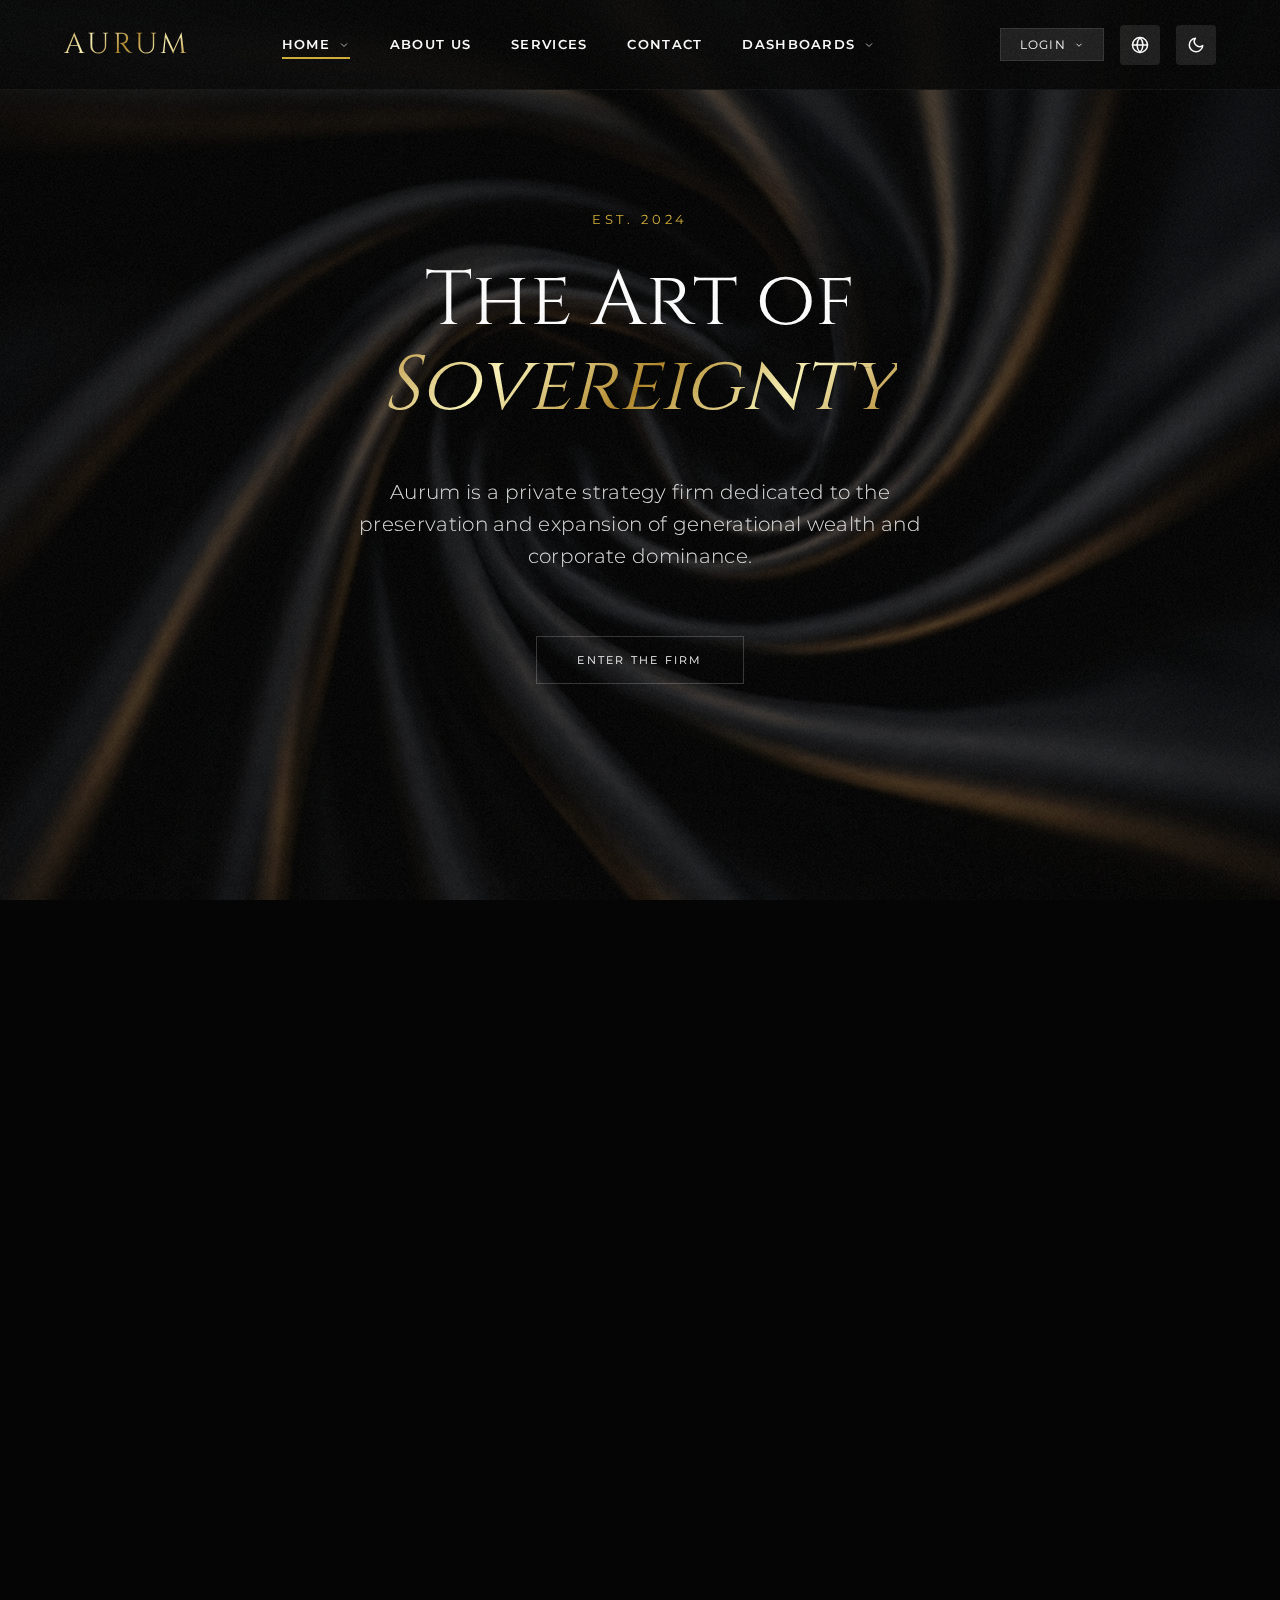
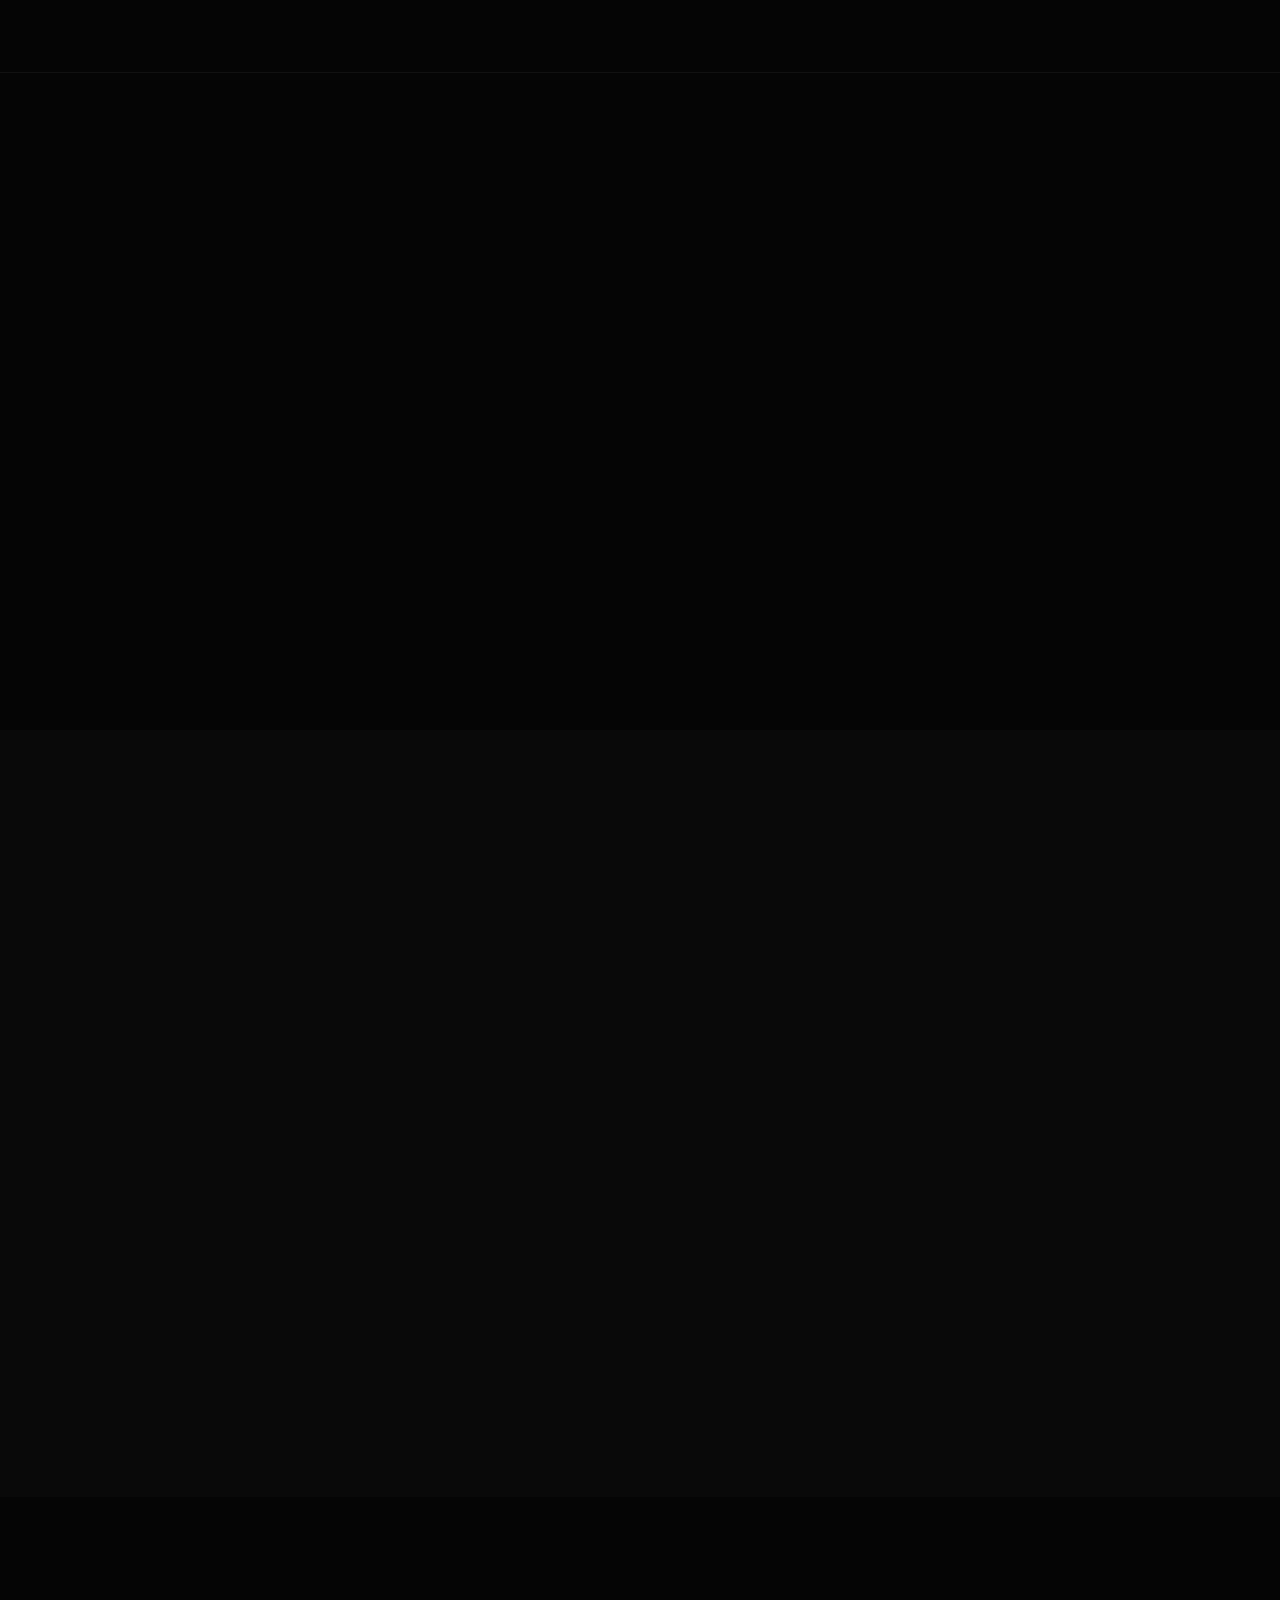
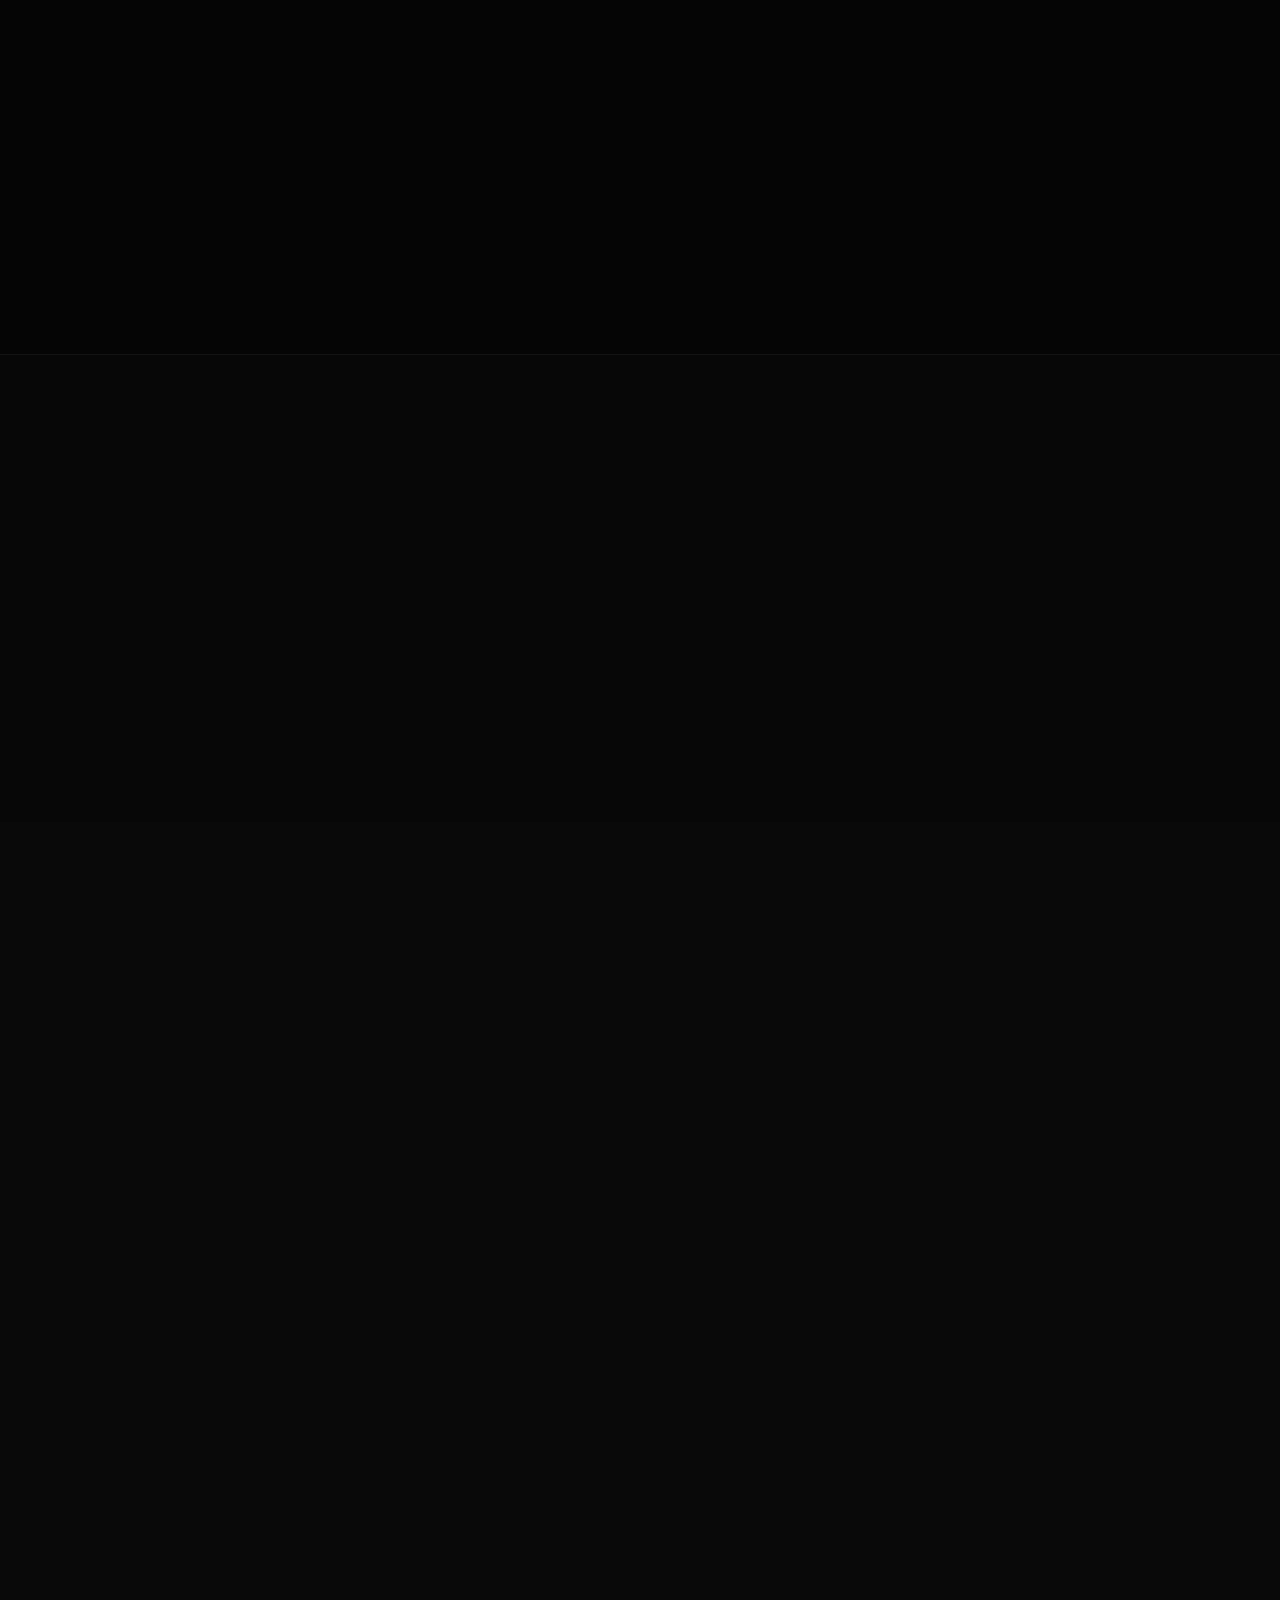
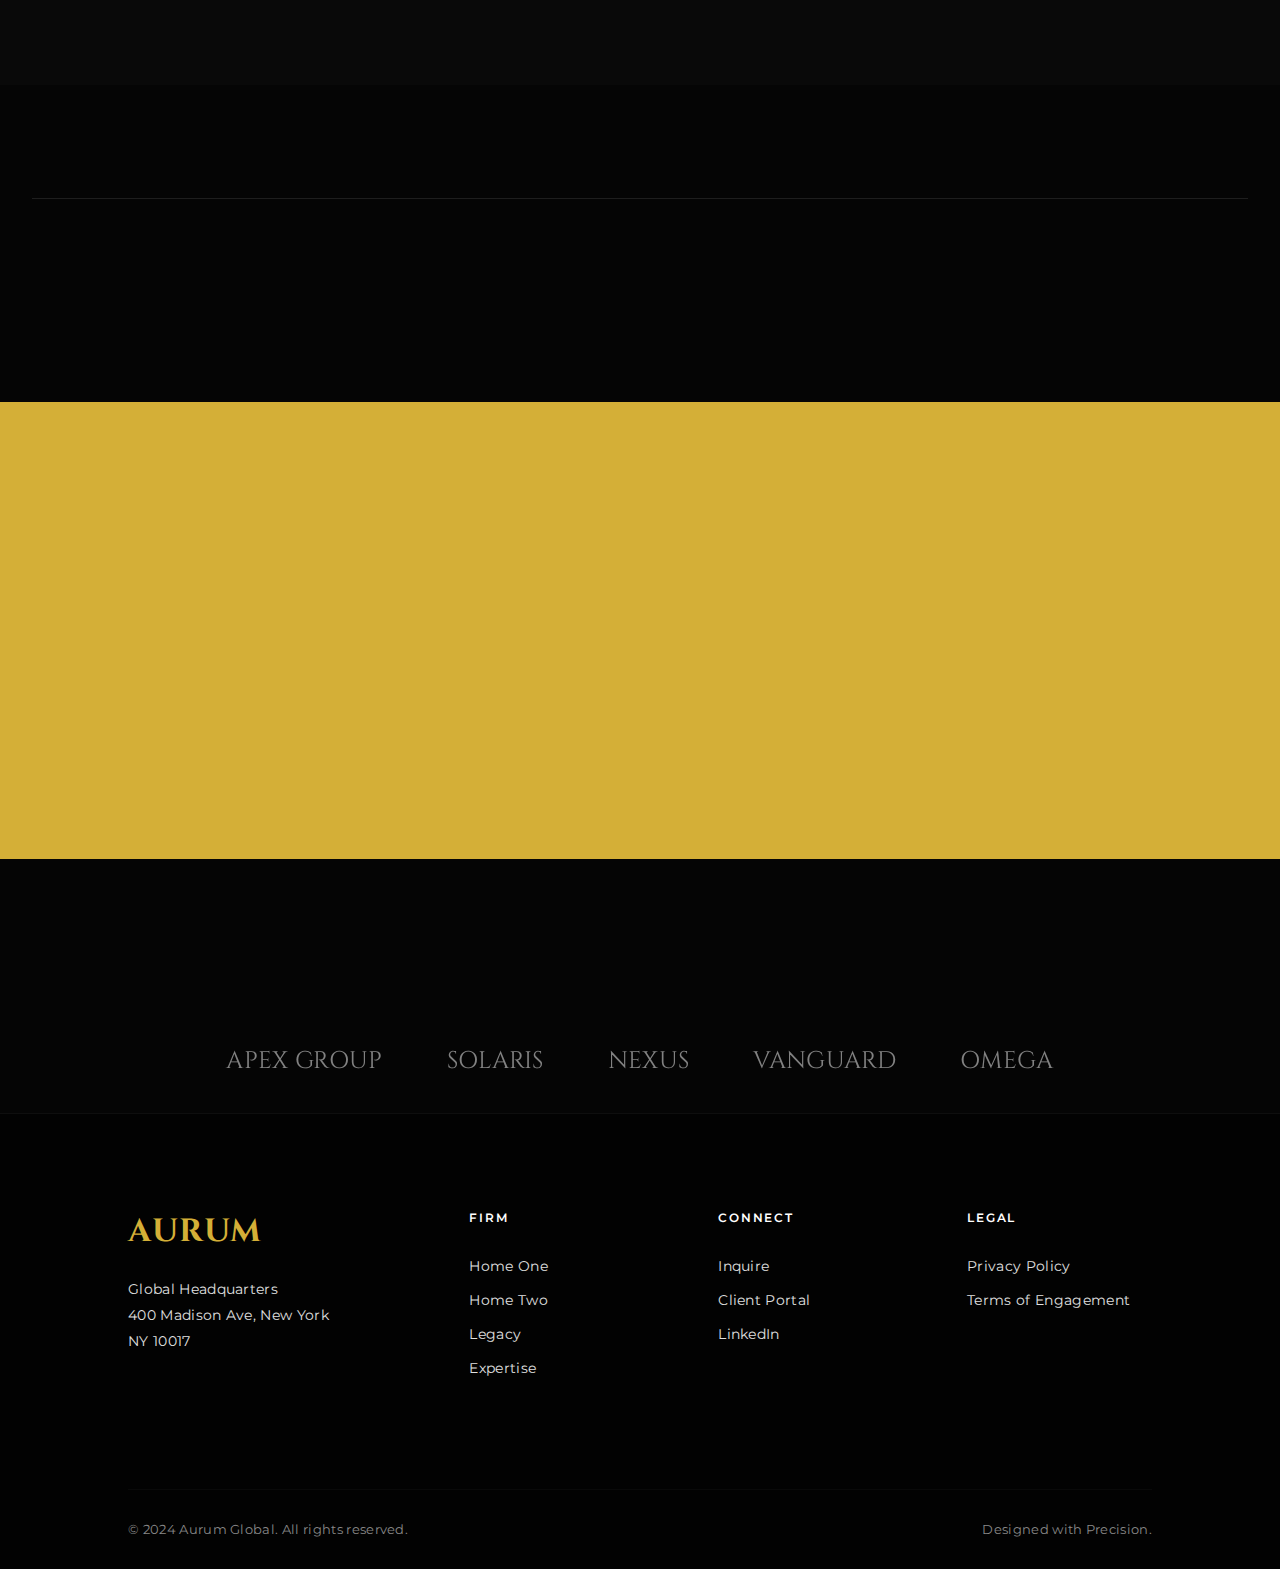
<file: index.html>
<!DOCTYPE html>
<html lang="en">

<head>
    <meta charset="UTF-8">
    <meta name="viewport" content="width=device-width, initial-scale=1.0">
    <title>AURUM | Private Capital</title>
    <link rel="stylesheet" href="style.css">
    <style>
        .news-card {
            border: 1px solid rgba(255, 255, 255, 0.05);
            padding: 2rem;
            background: rgba(255, 255, 255, 0.01);
            transition: transform 0.3s;
            height: 100%;
            display: flex;
            flex-direction: column;
            justify-content: space-between;
        }

        .news-card:hover {
            transform: translateY(-5px);
            background: rgba(255, 255, 255, 0.03);
        }

        .stat-item {
            text-align: center;
            padding: 2rem;
            border-right: 1px solid rgba(255, 255, 255, 0.05);
        }

        .stat-item:last-child {
            border-right: none;
        }

        @media(max-width: 768px) {
            .stat-item {
                border-right: none;
                border-bottom: 1px solid rgba(255, 255, 255, 0.05);
            }
        }

        /* New overrides for specific elements in HTML that had inline styles */
        [data-theme="light"] .stat-grid {
            border-top: 1px solid rgba(0, 0, 0, 0.1) !important;
        }

        [data-theme="light"] .stat-item {
            border-color: rgba(0, 0, 0, 0.1);
        }

        [data-theme="light"] .news-card {
            border-color: rgba(0, 0, 0, 0.1);
            background: rgba(0, 0, 0, 0.02);
        }

        [data-theme="light"] .news-card:hover {
            background: rgba(0, 0, 0, 0.05);
        }

        [data-theme="light"] .partners-grid {
            filter: grayscale(1) invert(1);
            /* Invert white logos to black if they were images, but here text is fine, just needs opacity fix */
            opacity: 0.8 !important;
        }
    </style>
</head>

<body>
    <div class="noise"></div>
    <div class="silk-overlay"></div>

    <nav class="nav">
        <a href="index.html" class="logo">AURUM</a>
        <div class="nav-links">
            <div class="nav-item">
                <a href="index.html" class="nav-link active">Home <svg viewBox="0 0 24 24" fill="none"
                        stroke="currentColor" stroke-width="2">
                        <path d="M6 9l6 6 6-6" />
                    </svg></a>
                <div class="dropdown">
                    <a href="index.html" class="dropdown-link">Home One</a>
                    <a href="index2.html" class="dropdown-link">Home Two</a>
                </div>
            </div>
            <div class="nav-item"><a href="about.html" class="nav-link">About Us</a></div>
            <div class="nav-item"><a href="services.html" class="nav-link">Services</a></div>
            <div class="nav-item"><a href="contact.html" class="nav-link">Contact</a></div>
            <div class="nav-item">
                <a href="#" class="nav-link">Dashboards <svg viewBox="0 0 24 24" fill="none" stroke="currentColor"
                        stroke-width="2">
                        <path d="M6 9l6 6 6-6" />
                    </svg></a>
                <div class="dropdown">
                    <a href="dashboard-user.html" class="dropdown-link">User Dashboard</a>
                    <a href="dashboard-admin.html" class="dropdown-link">Admin Dashboard</a>
                </div>
            </div>
        </div>
        <div class="nav-actions">
            <div class="nav-auth-wrap">
                <div class="nav-auth-btn">
                    Login
                    <svg viewBox="0 0 24 24" fill="none" stroke="currentColor" stroke-width="2" width="10" height="10">
                        <path d="M6 9l6 6 6-6" />
                    </svg>
                </div>
                <div class="dropdown" style="top: 100%; right: 0; left: auto; margin-top: 10px;">
                    <a href="login.html" class="dropdown-link">Login</a>
                    <a href="register.html" class="dropdown-link">Register</a>
                </div>
            </div>
            <button class="action-btn" id="rtl-btn-nav" title="Toggle RTL">
                <svg xmlns="http://www.w3.org/2000/svg" width="18" height="18" viewBox="0 0 24 24" fill="none"
                    stroke="currentColor" stroke-width="2" stroke-linecap="round" stroke-linejoin="round">
                    <circle cx="12" cy="12" r="10"></circle>
                    <line x1="2" y1="12" x2="22" y2="12"></line>
                    <path
                        d="M12 2a15.3 15.3 0 0 1 4 10 15.3 15.3 0 0 1-4 10 15.3 15.3 0 0 1-4-10 15.3 15.3 0 0 1 4-10z">
                    </path>
                </svg>
            </button>
            <button class="action-btn" id="theme-btn-nav" title="Toggle Theme">
                <svg width="18" height="18" viewBox="0 0 24 24" fill="none" stroke="currentColor" stroke-width="2"
                    stroke-linecap="round" stroke-linejoin="round">
                    <path d="M21 12.79A9 9 0 1 1 11.21 3 7 7 0 0 0 21 12.79z"></path>
                </svg>
            </button>
            <div class="menu-trigger">
                <svg xmlns="http://www.w3.org/2000/svg" width="20" height="20" viewBox="0 0 24 24" fill="none"
                    stroke="currentColor" stroke-width="2" stroke-linecap="round" stroke-linejoin="round">
                    <line x1="3" y1="12" x2="21" y2="12"></line>
                    <line x1="3" y1="6" x2="21" y2="6"></line>
                    <line x1="3" y1="18" x2="21" y2="18"></line>
                </svg>
                Menu
            </div>
        </div>
    </nav>

    <header class="section-pad"
        style="min-height: 100vh; display: flex; align-items: center; justify-content: center; text-align: center;">
        <div style="position: absolute; top: 0; left: 0; width: 100%; height: 100%; z-index: -1;">
            <img src="Assets/silk.png" style="width: 100%; height: 100%; object-fit: cover; opacity: 0.4;"
                alt="Silk Background">
        </div>

        <div class="container reveal-up active">
            <div
                style="font-family: var(--font-body); letter-spacing: 0.3em; font-size: 0.8rem; margin-bottom: 2rem; color: var(--gold);">
                EST. 2024</div>
            <h1 class="h1-hero">The Art of <br><span class="gold-gradient-text"
                    style="font-style: italic;">Sovereignty</span></h1>
            <p class="p-lead" style="margin: 3rem auto;">
                Aurum is a private strategy firm dedicated to the preservation and expansion of generational wealth and
                corporate dominance.
            </p>
            <div style="margin-top: 4rem;">
                <a href="services.html" class="btn-lux">Enter The Firm</a>
            </div>
        </div>
    </header>

    <section class="section-pad">
        <div class="grid-2">
            <div class="reveal-up">
                <h2 class="h2-title">Precision beyond<br>measure.</h2>
                <p class="p-lead">
                    In a world of noise, we provide silence. In a market of chaos, we provide structure. Our methodology
                    is rooted in mathematical precision and historical context.
                </p>
                <!-- EXPANDED STATS -->
                <div class="stat-grid"
                    style="margin-top: 3rem; display: grid; grid-template-columns: repeat(3, 1fr); gap: 2rem; border-top: 1px solid rgba(255,255,255,0.1); padding-top: 2rem;">
                    <div class="stat-item">
                        <div style="font-size: 2.5rem; font-family: var(--font-heading); color: var(--gold);">40+</div>
                        <div
                            style="font-size: 0.6rem; letter-spacing: 0.2em; margin-top: 0.5rem; text-transform: uppercase;">
                            Markets</div>
                    </div>
                    <div class="stat-item">
                        <div style="font-size: 2.5rem; font-family: var(--font-heading); color: var(--gold);">$12B</div>
                        <div
                            style="font-size: 0.6rem; letter-spacing: 0.2em; margin-top: 0.5rem; text-transform: uppercase;">
                            Managed</div>
                    </div>
                    <div class="stat-item">
                        <div style="font-size: 2.5rem; font-family: var(--font-heading); color: var(--gold);">18%</div>
                        <div
                            style="font-size: 0.6rem; letter-spacing: 0.2em; margin-top: 0.5rem; text-transform: uppercase;">
                            Avg Alpha</div>
                    </div>
                </div>
            </div>
            <div class="reveal-up" style="transition-delay: 0.2s;">
                <img src="Assets/prism.png"
                    style="width: 100%; border-radius: 4px; border: 1px solid rgba(255,255,255,0.1);" alt="Prism">
            </div>
        </div>
    </section>

    <!-- NEW SECTION: OUR GLOBAL FOOTPRINT -->
    <section class="section-pad" style="background: var(--bg-void); border-top: 1px solid rgba(255,255,255,0.05);">
        <div class="container">
            <div class="grid-2" style="align-items: center;">
                <div class="reveal-up">
                    <h2 class="h2-title">Global <span class="gold-gradient-text">Network</span></h2>
                    <p class="p-lead">
                        Our presence spans across major financial hubs, ensuring real-time intelligence and execution
                        capabilities in every timezone.
                    </p>
                    <div style="margin-top: 3rem;">
                        <div
                            style="display: flex; gap: 2rem; margin-bottom: 2rem; border-bottom: 1px solid rgba(255,255,255,0.05); padding-bottom: 1rem;">
                            <div style="color: var(--gold); font-family: var(--font-heading); font-size: 1.2rem;">01
                            </div>
                            <div>
                                <h4 style="margin-bottom: 0.5rem;">Americas</h4>
                                <p style="font-size: 0.8rem; color: var(--text-muted);">New York (HQ), San Francisco,
                                    São Paulo
                                </p>
                            </div>
                        </div>
                        <div
                            style="display: flex; gap: 2rem; margin-bottom: 2rem; border-bottom: 1px solid rgba(255,255,255,0.05); padding-bottom: 1rem;">
                            <div style="color: var(--gold); font-family: var(--font-heading); font-size: 1.2rem;">02
                            </div>
                            <div>
                                <h4 style="margin-bottom: 0.5rem;">Europe & MEA</h4>
                                <p style="font-size: 0.8rem; color: var(--text-muted);">London, Zurich, Dubai, Riyadh
                                </p>
                            </div>
                        </div>
                        <div style="display: flex; gap: 2rem;">
                            <div style="color: var(--gold); font-family: var(--font-heading); font-size: 1.2rem;">03
                            </div>
                            <div>
                                <h4 style="margin-bottom: 0.5rem;">Asia Pacific</h4>
                                <p style="font-size: 0.8rem; color: var(--text-muted);">Singapore, Tokyo, Hong Kong,
                                    Sydney</p>
                            </div>
                        </div>
                    </div>
                </div>
                <div class="reveal-up" style="transition-delay: 0.2s;">
                    <div
                        style="aspect-ratio: 16/9; background: rgba(255,255,255,0.02); border: 1px solid rgba(255,255,255,0.1); border-radius: 8px; position: relative; overflow: hidden;">
                        <img src="Assets/global_nexus.png"
                            style="width: 100%; height: 100%; object-fit: cover; opacity: 0.5;" alt="Global Map">
                        <div
                            style="position: absolute; top: 0; left: 0; width: 100%; height: 100%; background: radial-gradient(circle at center, transparent, var(--bg-void));">
                        </div>
                    </div>
                </div>
            </div>
        </div>
    </section>

    <!-- NEW SECTION: THE SOVEREIGN FUND -->
    <section class="section-pad" style="background: rgba(255,255,255,0.02);">
        <div class="container">
            <div style="text-align: center; margin-bottom: 5rem;">
                <h2 class="h2-title reveal-up">Investment Vehicles</h2>
                <p class="p-lead reveal-up" style="margin: 0 auto;">Tailored exposure to high-growth, non-correlated
                    assets.</p>
            </div>

            <div class="grid-3"
                style="display: grid; grid-template-columns: repeat(auto-fit, minmax(300px, 1fr)); gap: 2rem;">
                <!-- FUND I -->
                <div class="news-card reveal-up">
                    <div>
                        <h3 style="font-family: var(--font-heading); font-size: 1.5rem; margin-bottom: 1rem;">Alpha
                            Prime</h3>
                        <p style="color: #815858c3; margin-bottom: 2rem; font-size: 0.9rem;">
                            High-frequency algorithmic trading strategies focused on forex and commodities markets. Zero
                            human intervention.
                        </p>
                        <div
                            style="display: flex; justify-content: space-between; font-family: monospace; font-size: 0.8rem; border-top: 1px solid rgba(255,255,255,0.1); padding-top: 1rem;">
                            <span>Min Entry</span>
                            <span style="color: var(--gold);">$5M USD</span>
                        </div>
                    </div>
                </div>
                <!-- FUND II -->
                <div class="news-card reveal-up" style="transition-delay: 0.1s;">
                    <div>
                        <h3 style="font-family: var(--font-heading); font-size: 1.5rem; margin-bottom: 1rem;">Ventures
                            VI</h3>
                        <p style="color: #815858c3; margin-bottom: 2rem; font-size: 0.9rem;">
                            Early-stage Series A allocation in Defense Tech, Bio-Engineering, and Artificial General
                            Intelligence.
                        </p>
                        <div
                            style="display: flex; justify-content: space-between; font-family: monospace; font-size: 0.8rem; border-top: 1px solid rgba(255,255,255,0.1); padding-top: 1rem;">
                            <span>Min Entry</span>
                            <span style="color: var(--gold);">$10M USD</span>
                        </div>
                    </div>
                </div>
                <!-- FUND III -->
                <div class="news-card reveal-up" style="transition-delay: 0.2s;">
                    <div>
                        <h3 style="font-family: var(--font-heading); font-size: 1.5rem; margin-bottom: 1rem;">Real
                            Assets</h3>
                        <p style="color: #815858c3; margin-bottom: 2rem; font-size: 0.9rem;">
                            Inflation-hedged portfolio of rare earth mineral rights, agricultural land, and luxury
                            logistics hubs.
                        </p>
                        <div
                            style="display: flex; justify-content: space-between; font-family: monospace; font-size: 0.8rem; border-top: 1px solid rgba(255,255,255,0.1); padding-top: 1rem;">
                            <span>Min Entry</span>
                            <span style="color: var(--gold);">$25M USD</span>
                        </div>
                    </div>
                </div>
            </div>

            <div style="text-align: center; margin-top: 4rem;" class="reveal-up">
                <a href="services.html" class="btn-lux">Request Prospectus</a>
            </div>
        </div>
    </section>

    <!-- PHILOSOPHY SECTION (Retained) -->
    <section class="section-pad">
        <div class="container" style="text-align: center;">
            <div class="reveal-up">
                <h2 class="h2-title"
                    style="font-size: 1.5rem; letter-spacing: 0.2em; text-transform: uppercase; color: var(--gold); margin-bottom: 3rem;">
                    The Philosophy</h2>
                <p class="p-lead"
                    style="max-width: 800px; margin: 0 auto; font-family: var(--font-heading); font-size: 2rem; line-height: 1.4;">
                    "True power is not just about accumulation, but about architecture. Constructing systems that
                    outlast their creators."
                </p>
                <div style="margin-top: 2rem; color: #815858c3; font-style: italic;">— The Aurum Codex</div>
            </div>
        </div>
    </section>

    <!-- NEW SECTION: OUR VALUES -->
    <section class="section-pad"
        style="background: rgba(255,255,255,0.01); border-top: 1px solid rgba(255,255,255,0.05);">
        <div class="container">
            <div class="grid-3">
                <div class="reveal-up"
                    style="padding: 3rem; border: 1px solid rgba(255,255,255,0.05); text-align: center;">
                    <div style="font-size: 3rem; margin-bottom: 1.5rem;">⚔️</div>
                    <h3 style="font-family: var(--font-heading); margin-bottom: 1rem;">Unyielding</h3>
                    <p style="font-size: 0.9rem; color: #777;">We do not compromise on our standards or our word. Our
                        execution is final and total.</p>
                </div>
                <div class="reveal-up"
                    style="padding: 3rem; border: 1px solid rgba(255,255,255,0.05); text-align: center; transition-delay: 0.1s;">
                    <div style="font-size: 3rem; margin-bottom: 1.5rem;">👁️</div>
                    <h3 style="font-family: var(--font-heading); margin-bottom: 1rem;">Omniscient</h3>
                    <p style="font-size: 0.9rem; color: #777;">Through data and intuition, we see the movements of the
                        world before they manifest.</p>
                </div>
                <div class="reveal-up"
                    style="padding: 3rem; border: 1px solid rgba(255,255,255,0.05); text-align: center; transition-delay: 0.2s;">
                    <div style="font-size: 3rem; margin-bottom: 1.5rem;">🕰️</div>
                    <h3 style="font-family: var(--font-heading); margin-bottom: 1rem;">Timeless</h3>
                    <p style="font-size: 0.9rem; color: #777;">We build for generations, not quarters. Our impact is
                        calculated in centuries.</p>
                </div>
            </div>
        </div>
    </section>

    <!-- STRATEGIC INSIGHTS (Expanded) -->
    <section class="section-pad" style="background: rgba(255,255,255,0.02); padding-bottom: 0;">
        <div class="container">
            <h2 class="h2-title reveal-up" style="margin-bottom: 4rem;">Strategic Insights</h2>
            <div class="grid-2">
                <div class="news-card reveal-up">
                    <div style="color: var(--gold); margin-bottom: 1rem; font-size: 0.8rem;">MARKET ANALYSIS</div>
                    <h3 style="font-size: 1.8rem; font-family: var(--font-heading); margin-bottom: 1rem;">The Post-Fiat
                        Era</h3>
                    <p style="color: var(--text-muted); margin-bottom: 2rem; line-height: 1.6;">How digital assets and
                        decentralized
                        finance are restructuring the global balance of power and wealth preservation.</p>
                    <a href="#" class="btn-lux" style="font-size: 0.6rem; padding: 0.8rem 1.5rem;">Read Analysis</a>
                </div>
                <div class="news-card reveal-up">
                    <div style="color: var(--gold); margin-bottom: 1rem; font-size: 0.8rem;">STRATEGY</div>
                    <h3 style="font-size: 1.8rem; font-family: var(--font-heading); margin-bottom: 1rem;">Asymmetric
                        Leverage</h3>
                    <p style="color: var(--text-muted); margin-bottom: 2rem; line-height: 1.6;">Utilizing geopolitical
                        volatility
                        to
                        create asymmetric upside in traditional legacy portfolios.</p>
                    <a href="#" class="btn-lux" style="font-size: 0.6rem; padding: 0.8rem 1.5rem;">Read Analysis</a>
                </div>
                <div class="news-card reveal-up">
                    <div style="color: var(--gold); margin-bottom: 1rem; font-size: 0.8rem;">TECHNOLOGY</div>
                    <h3 style="font-size: 1.8rem; font-family: var(--font-heading); margin-bottom: 1rem;">Quantum
                        Resistance</h3>
                    <p style="color: var(--text-muted); margin-bottom: 2rem; line-height: 1.6;">Preparing family office
                        infrastructure for the post-encryption reality of 2030.</p>
                    <a href="#" class="btn-lux" style="font-size: 0.6rem; padding: 0.8rem 1.5rem;">Read Analysis</a>
                </div>
                <div class="news-card reveal-up">
                    <div style="color: var(--gold); margin-bottom: 1rem; font-size: 0.8rem;">REAL ESTATE</div>
                    <h3 style="font-size: 1.8rem; font-family: var(--font-heading); margin-bottom: 1rem;">Sanctuary
                        Cities</h3>
                    <p style="color: var(--text-muted); margin-bottom: 2rem; line-height: 1.6;">Identifying the safe
                        havens of the
                        next century based on climate modeling and political stability.</p>
                    <a href="#" class="btn-lux" style="font-size: 0.6rem; padding: 0.8rem 1.5rem;">Read Analysis</a>
                </div>
            </div>
        </div>
    </section>

    <!-- NEW SECTION: PRESS ROOM -->
    <section class="section-pad" style="padding-top: 2rem; padding-bottom: 0;">
        <div class="container">
            <div style="display: flex; justify-content: space-between; align-items: flex-end; margin-bottom: 1rem;">
                <h2 class="h2-title reveal-up" style="margin-bottom: 0;">In The Press</h2>
                <a href="#" class="reveal-up"
                    style="color: var(--gold); text-decoration: none; font-size: 0.8rem; letter-spacing: 0.1em;">VIEW
                    ALL MEDIA &rarr;</a>
            </div>

            <div
                style="display: grid; grid-template-columns: repeat(auto-fit, minmax(300px, 1fr)); gap: 2rem; border-top: 1px solid rgba(255,255,255,0.1); padding-top: 1.5rem;">
                <div class="reveal-up">
                    <div
                        style="font-family: var(--font-heading); color: var(--text-muted); margin-bottom: 0.5rem; font-size: 0.8rem;">
                        FINANCIAL TIMES</div>
                    <h3 style="font-size: 1.2rem; margin-bottom: 1rem; line-height: 1.4;">"Breakdown of traditional
                        banking systems"</h3>
                    <p style="font-size: 0.9rem; color: var(--text-muted); margin-bottom: 1rem;">Aurum's Managing
                        Partner
                        discusses
                        the shift away from fiat-backed assets in a special report.</p>
                    <a href="#" class="btn-lux" style="font-size: 0.6rem; padding: 0.5rem 1rem;">Read Article</a>
                </div>

                <div class="reveal-up" style="transition-delay: 0.1s;">
                    <div
                        style="font-family: var(--font-heading); color: var(--text-muted); margin-bottom: 0.5rem; font-size: 0.8rem;">
                        BLOOMBERG MARKETS</div>
                    <h3 style="font-size: 1.2rem; margin-bottom: 1rem; line-height: 1.4;">"Aurum's AI-driven 'Alpha
                        Prime' outperforms</h3>
                    <p style="font-size: 0.9rem; color: var(--text-muted); margin-bottom: 1rem;">An inside look at the
                        proprietary
                        algorithms driving the firm's flagship quantitative vehicle.</p>
                    <a href="#" class="btn-lux" style="font-size: 0.6rem; padding: 0.5rem 1rem;">Read Article</a>
                </div>

                <div class="reveal-up" style="transition-delay: 0.2s;">
                    <div
                        style="font-family: var(--font-heading); color: var(--text-muted); margin-bottom: 0.5rem; font-size: 0.8rem;">
                        FORBES</div>
                    <h3 style="font-size: 1.2rem; margin-bottom: 1rem; line-height: 1.4;">"Private capital is the new
                        nation-state."</h3>
                    <p style="font-size: 0.9rem; color: var(--text-muted); margin-bottom: 1rem;">How family offices are
                        leveraging
                        geopolitical neutrality to secure generational wealth.</p>
                    <a href="#" class="btn-lux" style="font-size: 0.6rem; padding: 0.5rem 1rem;">Read Article</a>
                </div>
            </div>
        </div>
    </section>

    <!-- NEW SECTION: NEWSLETTER / INSIGHTS -->
    <section class="section-pad" style="background: var(--gold); color: black;">
        <div class="container" style="text-align: center;">
            <div class="reveal-up">
                <h2 class="h2-title" style="color: black; border-color: black;">The Intelligence Brief</h2>
                <p class="p-lead" style="color: rgba(0,0,0,0.7); margin: 2rem auto;">
                    Receive weekly declassified insights into global macro trends and asymmetric opportunities.
                </p>
                <form
                    style="max-width: 600px; margin: 3rem auto 0; display: flex; gap: 1rem; flex-wrap: wrap; justify-content: center;">
                    <input type="email" placeholder="YOUR PROTOCOL ID (EMAIL)"
                        style="flex: 1; min-width: 300px; padding: 1.2rem; background: rgba(0,0,0,0.05); border: 1px solid rgba(0,0,0,0.2); outline: none; font-family: monospace; text-transform: uppercase; color: black;">
                    <button class="btn-lux"
                        style="background: black; color: var(--gold); border: none; padding: 1.2rem 3rem;">Subscribe</button>
                </form>
            </div>
        </div>
    </section>

    <!-- NEW SECTION: PARTNERSHIPS -->
    <section class="section-pad" style="padding-top: 4rem;">
        <div class="container" style="text-align: center;">
            <p class="reveal-up"
                style="text-transform: uppercase; font-size: 0.7rem; letter-spacing: 0.2rem; color: #e0e0e0; margin-bottom: 3rem;">
                Trusted By Sovereigns & Institutions</p>
            <div class="reveal-up partners-grid"
                style="display: flex; justify-content: center; gap: 4rem; flex-wrap: wrap; opacity: 0.5; filter: grayscale(1);">
                <!-- Simple text logos for demo -->
                <div style="font-family: var(--font-heading); font-size: 1.5rem;">APEX GROUP</div>
                <div style="font-family: var(--font-heading); font-size: 1.5rem;">SOLARIS</div>
                <div style="font-family: var(--font-heading); font-size: 1.5rem;">NEXUS</div>
                <div style="font-family: var(--font-heading); font-size: 1.5rem;">VANGUARD</div>
                <div style="font-family: var(--font-heading); font-size: 1.5rem;">OMEGA</div>
            </div>
        </div>
    </section>

    <footer class="footer">
        <div class="footer-grid">
            <div class="footer-brand">
                <h2>AURUM</h2>
                <p>
                    Global Headquarters<br>
                    400 Madison Ave, New York<br>
                    NY 10017
                </p>
            </div>
            <div class="footer-col">
                <h4>Firm</h4>
                <a href="index.html" class="footer-link">Home One</a>
                <a href="index2.html" class="footer-link">Home Two</a>
                <a href="about.html" class="footer-link">Legacy</a>
                <a href="services.html" class="footer-link">Expertise</a>
            </div>
            <div class="footer-col">
                <h4>Connect</h4>
                <a href="contact.html" class="footer-link">Inquire</a>
                <a href="login.html" class="footer-link">Client Portal</a>
                <a href="#" class="footer-link">LinkedIn</a>
            </div>
            <div class="footer-col">
                <h4>Legal</h4>
                <a href="#" class="footer-link">Privacy Policy</a>
                <a href="#" class="footer-link">Terms of Engagement</a>
            </div>
        </div>
        <div class="footer-bottom">
            <div>&copy; 2024 Aurum Global. All rights reserved.</div>
            <div>Designed with Precision.</div>
        </div>
    </footer>

    <script src="main.js"></script>
</body>

</html>
</file>
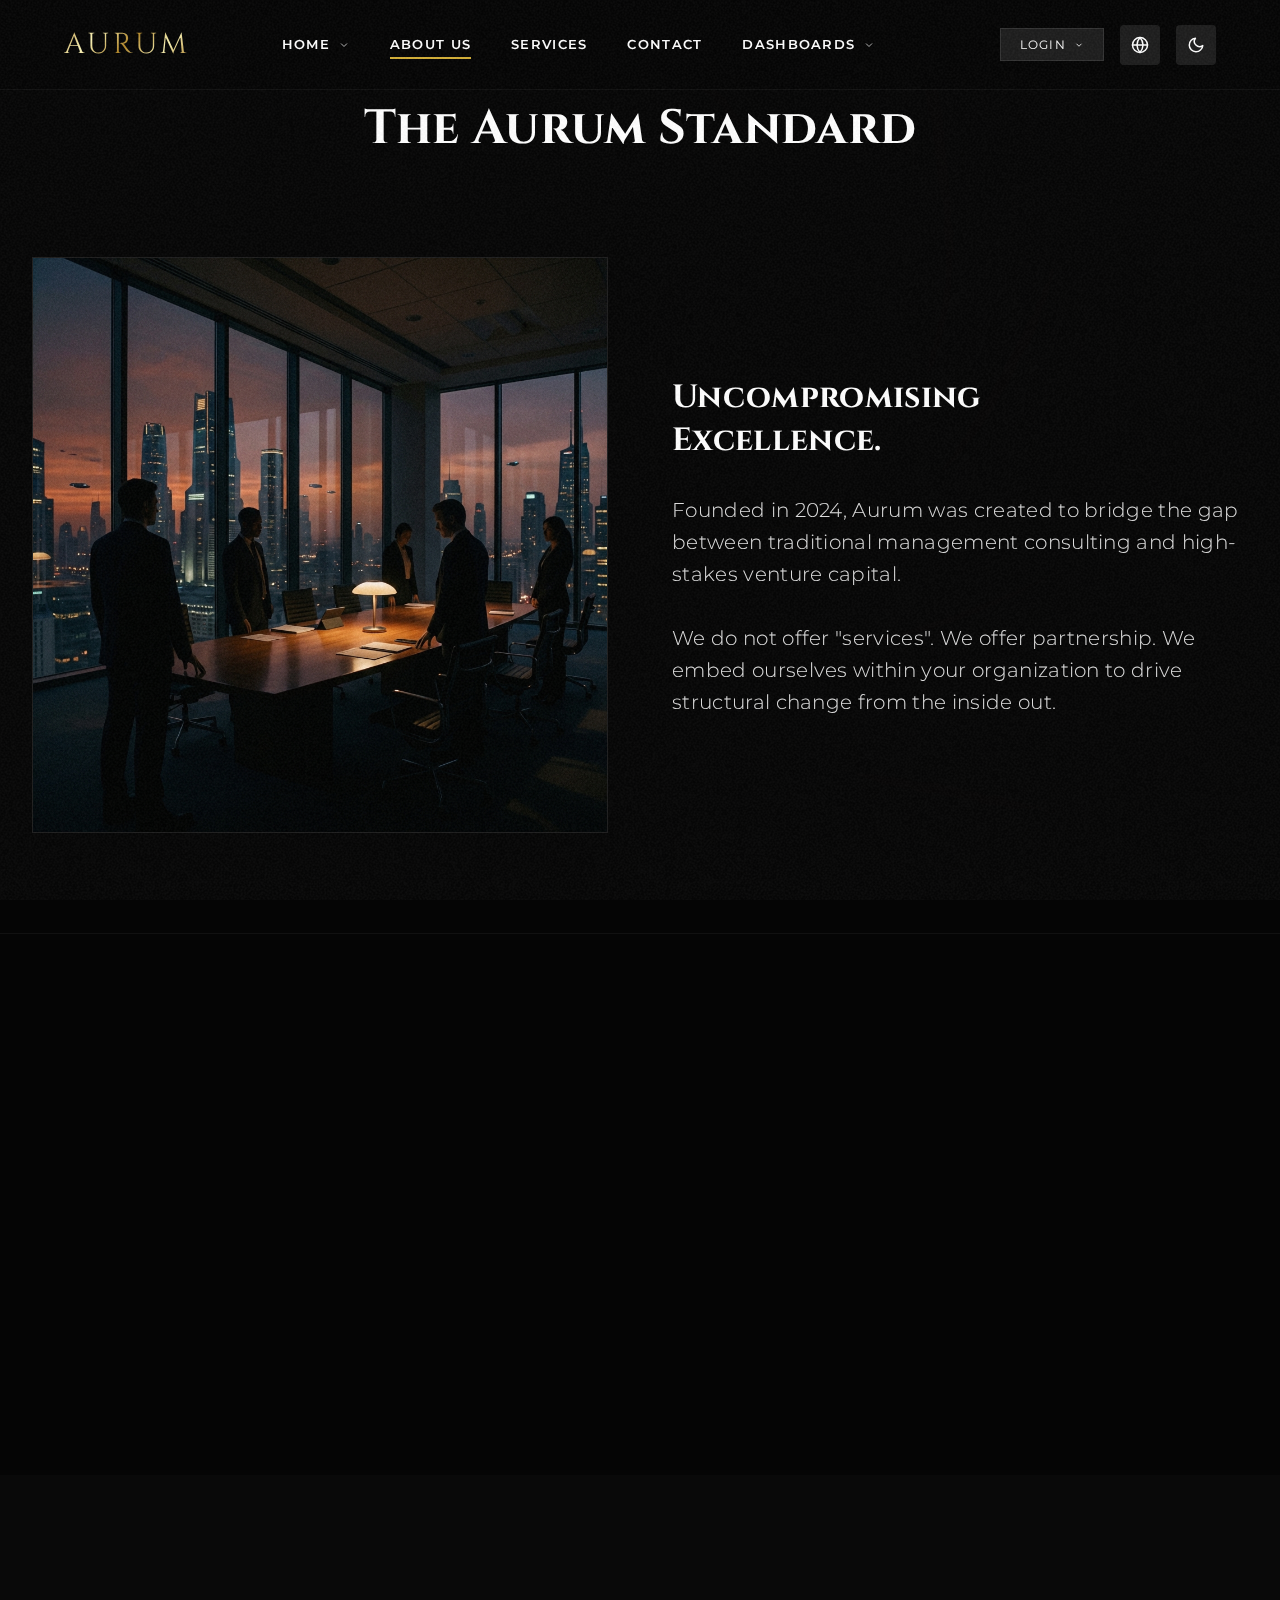
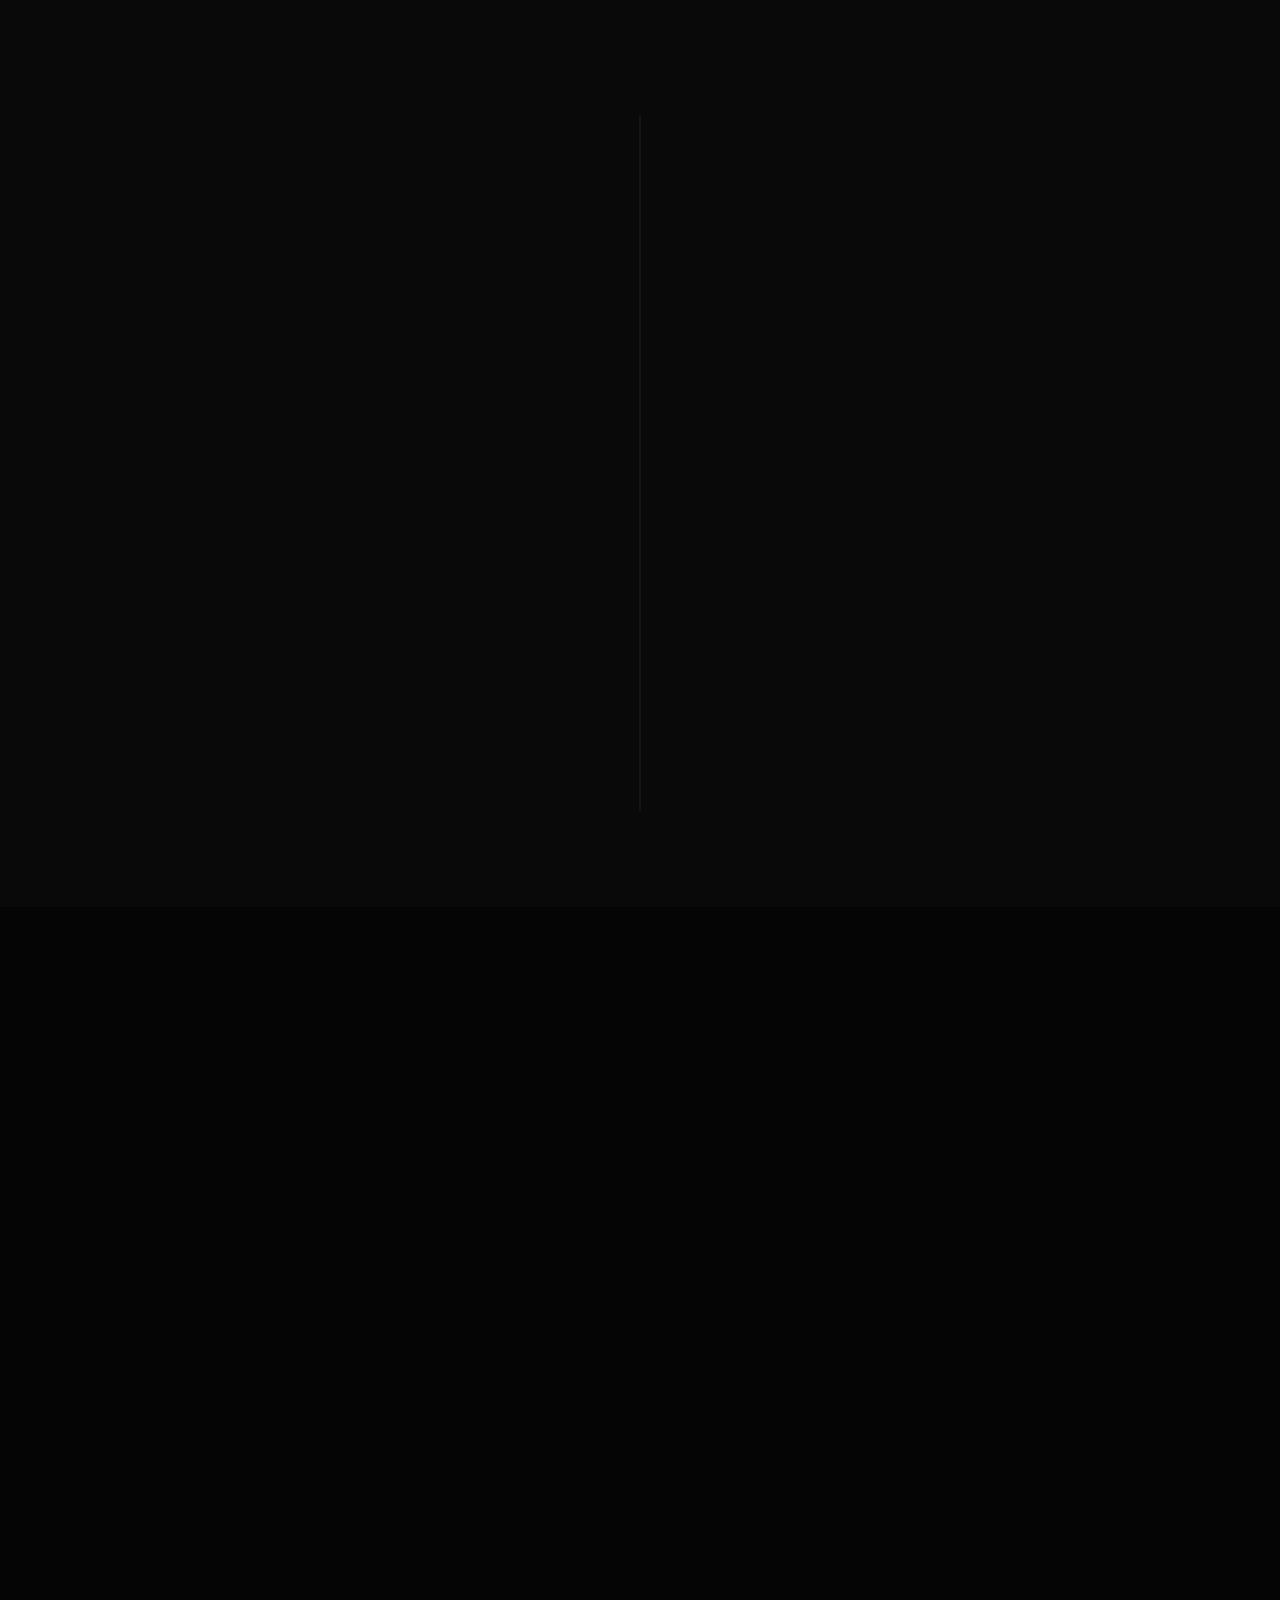
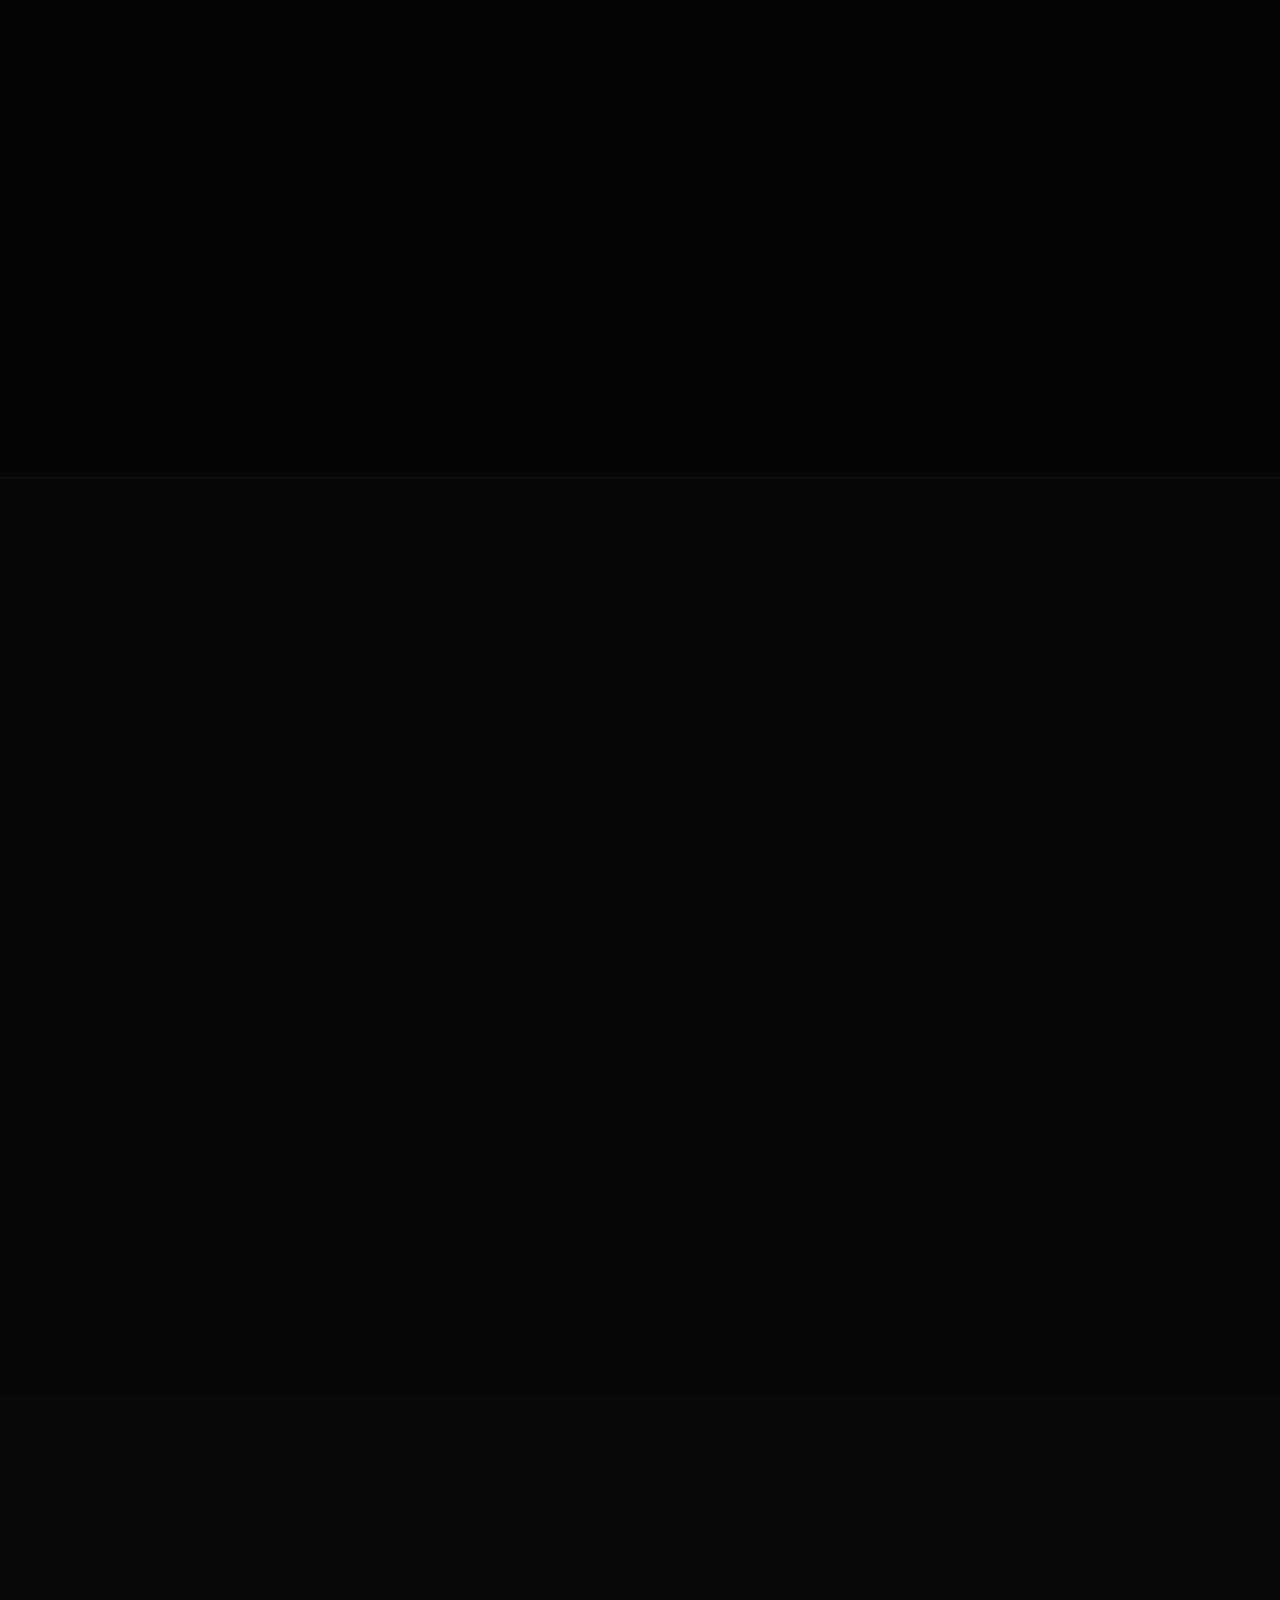
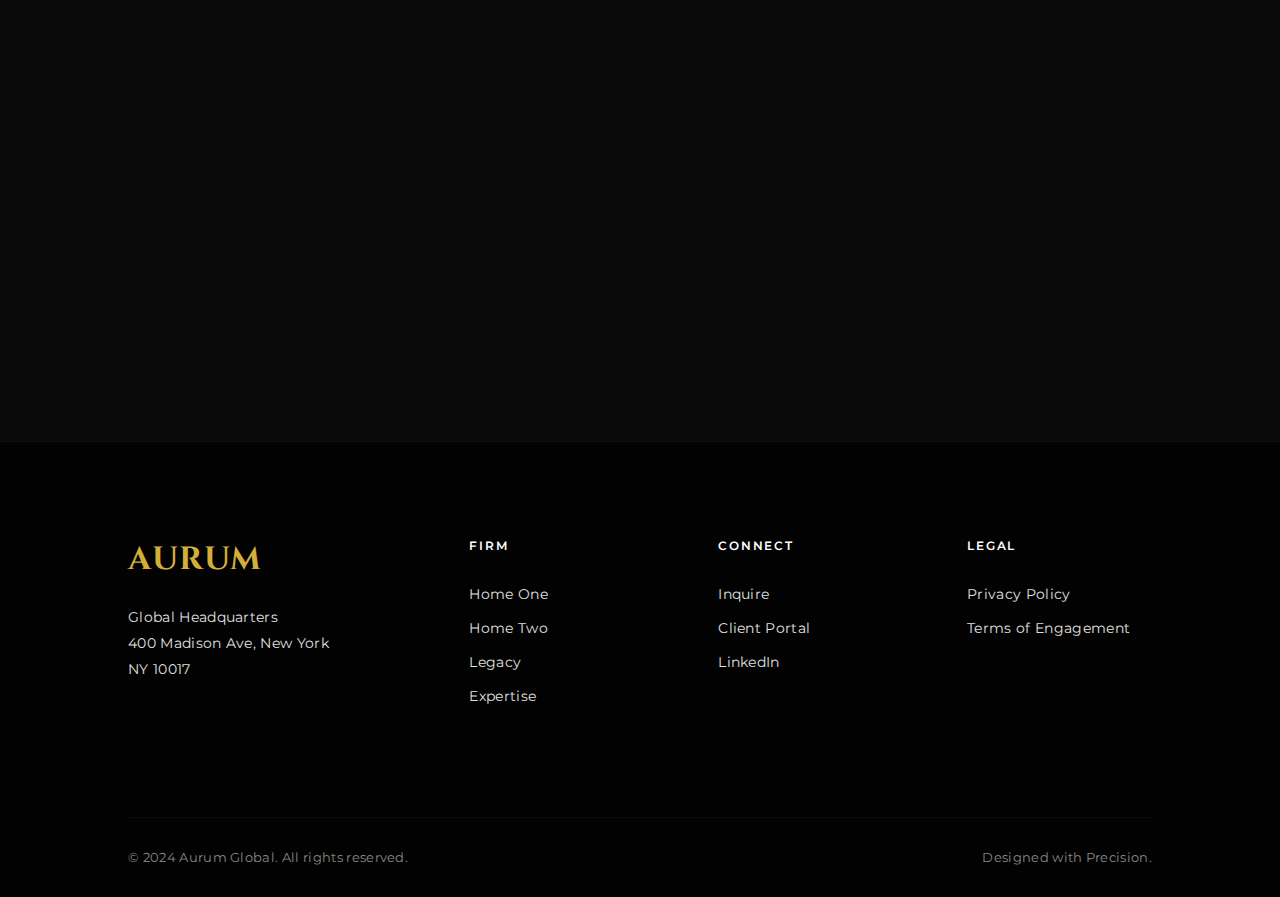
<file: about.html>
<!DOCTYPE html>
<html lang="en">

<head>
    <meta charset="UTF-8">
    <meta name="viewport" content="width=device-width, initial-scale=1.0">
    <title>AURUM | Legacy & Vision</title>
    <link rel="stylesheet" href="style.css">
</head>

<body>
    <div class="noise"></div>
    <div class="silk-overlay"></div>
    <nav class="nav">
        <a href="index.html" class="logo">AURUM</a>
        <div class="nav-links">
            <div class="nav-item">
                <a href="index.html" class="nav-link">Home <svg viewBox="0 0 24 24" fill="none" stroke="currentColor"
                        stroke-width="2">
                        <path d="M6 9l6 6 6-6" />
                    </svg></a>
                <div class="dropdown">
                    <a href="index.html" class="dropdown-link">Home One</a>
                    <a href="index2.html" class="dropdown-link">Home Two</a>
                </div>
            </div>
            <div class="nav-item"><a href="about.html" class="nav-link active">About Us</a></div>
            <div class="nav-item"><a href="services.html" class="nav-link">Services</a></div>
            <div class="nav-item"><a href="contact.html" class="nav-link">Contact</a></div>
            <div class="nav-item">
                <a href="#" class="nav-link">Dashboards <svg viewBox="0 0 24 24" fill="none" stroke="currentColor"
                        stroke-width="2">
                        <path d="M6 9l6 6 6-6" />
                    </svg></a>
                <div class="dropdown">
                    <a href="dashboard-user.html" class="dropdown-link">User Dashboard</a>
                    <a href="dashboard-admin.html" class="dropdown-link">Admin Dashboard</a>
                </div>
            </div>
        </div>
        <div class="nav-actions">
            <div class="nav-auth-wrap">
                <div class="nav-auth-btn">
                    Login
                    <svg viewBox="0 0 24 24" fill="none" stroke="currentColor" stroke-width="2" width="10" height="10">
                        <path d="M6 9l6 6 6-6" />
                    </svg>
                </div>
                <div class="dropdown" style="top: 100%; right: 0; left: auto; margin-top: 10px;">
                    <a href="login.html" class="dropdown-link">Login</a>
                    <a href="register.html" class="dropdown-link">Register</a>
                </div>
            </div>
            <button class="action-btn" id="rtl-btn-nav" title="Toggle RTL">
                <svg xmlns="http://www.w3.org/2000/svg" width="18" height="18" viewBox="0 0 24 24" fill="none"
                    stroke="currentColor" stroke-width="2" stroke-linecap="round" stroke-linejoin="round">
                    <circle cx="12" cy="12" r="10"></circle>
                    <line x1="2" y1="12" x2="22" y2="12"></line>
                    <path
                        d="M12 2a15.3 15.3 0 0 1 4 10 15.3 15.3 0 0 1-4 10 15.3 15.3 0 0 1-4-10 15.3 15.3 0 0 1 4-10z">
                    </path>
                </svg>
            </button>
            <button class="action-btn" id="theme-btn-nav" title="Toggle Theme">
                <svg width="18" height="18" viewBox="0 0 24 24" fill="none" stroke="currentColor" stroke-width="2"
                    stroke-linecap="round" stroke-linejoin="round">
                    <path d="M21 12.79A9 9 0 1 1 11.21 3 7 7 0 0 0 21 12.79z"></path>
                </svg>
            </button>
            <div class="menu-trigger">MENU</div>
        </div>
    </nav>

    <div class="section-pad">
        <div class="container">
            <h1 class="h2-title reveal-up" style="text-align: center; margin-bottom: 6rem;">The Aurum Standard</h1>

            <div class="grid-2">
                <div class="reveal-up">
                    <img src="Assets/meeting_lux.png" style="width: 100%; border: 1px solid rgba(255,255,255,0.1);"
                        alt="Boardroom">
                </div>
                <div class="reveal-up">
                    <h3 class="h2-title" style="font-size: 2rem;">Uncompromising<br>Excellence.</h3>
                    <p class="p-lead">
                        Founded in 2024, Aurum was created to bridge the gap between traditional management consulting
                        and high-stakes venture capital.
                    </p>
                    <p class="p-lead" style="margin-top: 2rem;">
                        We do not offer "services". We offer partnership. We embed ourselves within your organization to
                        drive structural change from the inside out.
                    </p>
                </div>
            </div>
        </div>
    </div>

    <!-- THE AURUM CODE -->
    <section class="section-pad" style="background: rgba(5, 5, 5, 0.5); border-top: 1px solid rgba(255,255,255,0.05);">
        <div class="container">
            <h2 class="h2-title reveal-up" style="text-align: center; margin-bottom: 5rem;">The Aurum Code</h2>
            <div class="grid-3">
                <div class="reveal-up" style="padding: 2rem; border-left: 1px solid var(--gold);">
                    <h3 style="font-family: var(--font-heading); font-size: 1.5rem; margin-bottom: 1rem; color: #fff;">
                        Silence is Currency</h3>
                    <p style="color: #888; font-size: 0.9rem; line-height: 1.6;">
                        In an age of transparency, we value opacity. Our maneuvers are executed without signal, ensuring
                        our partners move before the market reacts.
                    </p>
                </div>
                <div class="reveal-up"
                    style="padding: 2rem; border-left: 1px solid var(--gold); transition-delay: 0.1s;">
                    <h3 style="font-family: var(--font-heading); font-size: 1.5rem; margin-bottom: 1rem; color: #fff;">
                        Absolute Sovereignty</h3>
                    <p style="color: #888; font-size: 0.9rem; line-height: 1.6;">
                        We believe capital should be borderless and permissionless. We build structures that withstand
                        geopolitical fracture and regulatory overreach.
                    </p>
                </div>
                <div class="reveal-up"
                    style="padding: 2rem; border-left: 1px solid var(--gold); transition-delay: 0.2s;">
                    <h3 style="font-family: var(--font-heading); font-size: 1.5rem; margin-bottom: 1rem; color: #fff;">
                        Kinetic Execution</h3>
                    <p style="color: #888; font-size: 0.9rem; line-height: 1.6;">
                        Strategy without speed is philosophy. When the algorithm identifies an opening, our deployment
                        is instantaneous and total.
                    </p>
                </div>
            </div>
        </div>
    </section>

    <!-- CREATIVE TIMELINE SECTION -->
    <section class="section-pad" style="background: rgba(255,255,255,0.02); position: relative;">
        <div class="container">
            <h2 class="h2-title reveal-up" style="text-align: center; margin-bottom: 5rem;">Our History</h2>
            <div style="position: relative; max-width: 800px; margin: 0 auto;">
                <!-- Vertical Line -->
                <div
                    style="position: absolute; left: 50%; top: 0; bottom: 0; width: 1px; background: rgba(255,255,255,0.1); transform: translateX(-50%);">
                </div>

                <div class="reveal-up"
                    style="display: flex; justify-content: flex-end; padding-bottom: 4rem; position: relative;">
                    <div
                        style="width: 45%; padding: 2rem; border: 1px solid rgba(255,255,255,0.1); background: var(--bg-void);">
                        <div
                            style="color: var(--gold); font-family: var(--font-heading); font-size: 1.5rem; margin-bottom: 0.5rem;">
                            2024</div>
                        <h4 style="margin-bottom: 1rem;">Foundation</h4>
                        <p style="font-size: 0.9rem; color: #888;">Aurum established in New York with a focus on private
                            capital strategy.</p>
                    </div>
                    <div
                        style="position: absolute; left: 50%; top: 2rem; width: 10px; height: 10px; background: var(--gold); border-radius: 50%; transform: translateX(-50%); box-shadow: 0 0 20px var(--gold);">
                    </div>
                </div>

                <div class="reveal-up"
                    style="display: flex; justify-content: flex-start; padding-bottom: 4rem; position: relative;">
                    <div
                        style="width: 45%; padding: 2rem; border: 1px solid rgba(255,255,255,0.1); background: var(--bg-void); text-align: right;">
                        <div
                            style="color: var(--gold); font-family: var(--font-heading); font-size: 1.5rem; margin-bottom: 0.5rem;">
                            2025</div>
                        <h4 style="margin-bottom: 1rem;">Global Expansion</h4>
                        <p style="font-size: 0.9rem; color: #888;">Opened strategic hubs in London, Singapore, and Dubai
                            to serve sovereignty clients.</p>
                    </div>
                    <div
                        style="position: absolute; left: 50%; top: 2rem; width: 10px; height: 10px; background: var(--gold); border-radius: 50%; transform: translateX(-50%);">
                    </div>
                </div>

                <div class="reveal-up" style="display: flex; justify-content: flex-end; position: relative;">
                    <div
                        style="width: 45%; padding: 2rem; border: 1px solid rgba(255,255,255,0.1); background: var(--bg-void);">
                        <div
                            style="color: var(--gold); font-family: var(--font-heading); font-size: 1.5rem; margin-bottom: 0.5rem;">
                            2026</div>
                        <h4 style="margin-bottom: 1rem;">Aurum Labs</h4>
                        <p style="font-size: 0.9rem; color: #888;">Launch of the R&D division focusing on AI-driven
                            financial modeling and dark pools.</p>
                    </div>
                    <div
                        style="position: absolute; left: 50%; top: 2rem; width: 10px; height: 10px; background: var(--gold); border-radius: 50%; transform: translateX(-50%);">
                    </div>
                </div>
            </div>
        </div>
    </section>

    <!-- LEADERSHIP GRID -->
    <section class="section-pad">
        <div class="container">
            <h2 class="h2-title reveal-up" style="margin-bottom: 4rem;">The Architects</h2>
            <div style="display: grid; grid-template-columns: repeat(auto-fit, minmax(280px, 1fr)); gap: 2rem;">
                <div class="reveal-up" style="border: 1px solid rgba(255,255,255,0.05); padding: 2rem;">
                    <div
                        style="height: 250px; background: #111; border-bottom: 1px solid rgba(255,255,255,0.1); margin-bottom: 2rem; overflow: hidden;">
                        <img src="Assets/team-alexander.png" style="width: 100%; height: 100%; object-fit: cover;"
                            alt="Alexander Vane">
                    </div>
                    <h3 style="font-family: var(--font-heading); font-size: 1.5rem; color: var(--gold);">Alexander Vane
                    </h3>
                    <p style="text-transform: uppercase; font-size: 0.7rem; letter-spacing: 0.2em; margin-top: 0.5rem;">
                        Managing Partner</p>
                </div>
                <div class="reveal-up"
                    style="border: 1px solid rgba(255,255,255,0.05); padding: 2rem; transition-delay: 0.1s;">
                    <div
                        style="height: 250px; background: #111; border-bottom: 1px solid rgba(255,255,255,0.1); margin-bottom: 2rem; overflow: hidden;">
                        <img src="Assets/team-elena.png" style="width: 100%; height: 100%; object-fit: cover;"
                            alt="Elena Rostova">
                    </div>
                    <h3 style="font-family: var(--font-heading); font-size: 1.5rem; color: var(--gold);">Elena Rostova
                    </h3>
                    <p style="text-transform: uppercase; font-size: 0.7rem; letter-spacing: 0.2em; margin-top: 0.5rem;">
                        Head of Strategy</p>
                </div>
                <div class="reveal-up"
                    style="border: 1px solid rgba(255,255,255,0.05); padding: 2rem; transition-delay: 0.2s;">
                    <div
                        style="height: 250px; background: #111; border-bottom: 1px solid rgba(255,255,255,0.1); margin-bottom: 2rem; overflow: hidden;">
                        <img src="Assets/team-julian.png" style="width: 100%; height: 100%; object-fit: cover;"
                            alt="Julian Thorne">
                    </div>
                    <h3 style="font-family: var(--font-heading); font-size: 1.5rem; color: var(--gold);">Julian Thorne
                    </h3>
                    <p style="text-transform: uppercase; font-size: 0.7rem; letter-spacing: 0.2em; margin-top: 0.5rem;">
                        Chief Investment Officer</p>
                </div>
            </div>
        </div>
    </section>

    <!-- ADVISORY BOARD -->
    <section class="section-pad">
        <div class="container">
            <h2 class="h2-title reveal-up" style="margin-bottom: 4rem; text-align: center;">Strategic Advisory Board
            </h2>
            <div class="grid-2">
                <div class="reveal-up"
                    style="display: flex; gap: 2rem; align-items: start; border-bottom: 1px solid rgba(255,255,255,0.05); padding-bottom: 2rem;">
                    <img src="Assets/avatar_thomas_gen.png"
                        style="width: 80px; height: 80px; filter: grayscale(100%); border-radius: 50%;" alt="Advisor">
                    <div>
                        <h3 style="font-family: var(--font-heading); font-size: 1.2rem; color: #fff;">Dr. Aris Vane</h3>
                        <p
                            style="color: var(--gold); font-size: 0.8rem; letter-spacing: 0.1em; text-transform: uppercase; margin-bottom: 1rem;">
                            Former Central Bank Governor</p>
                        <p style="color: #e0e0e0; font-size: 0.9rem;">
                            Advising on macro-prudential frameworks and sovereign debt restructuring.
                        </p>
                    </div>
                </div>
                <div class="reveal-up"
                    style="display: flex; gap: 2rem; align-items: start; border-bottom: 1px solid rgba(255,255,255,0.05); padding-bottom: 2rem; transition-delay: 0.1s;">
                    <img src="Assets/avatar_sarah_gen.png"
                        style="width: 80px; height: 80px; filter: grayscale(100%); border-radius: 50%;" alt="Advisor">
                    <div>
                        <h3 style="font-family: var(--font-heading); font-size: 1.2rem; color: #fff;">Lydia Kross</h3>
                        <p
                            style="color: var(--gold); font-size: 0.8rem; letter-spacing: 0.1em; text-transform: uppercase; margin-bottom: 1rem;">
                            Geopolitical Risk Analyst</p>
                        <p style="color: #e0e0e0; font-size: 0.9rem;">
                            Providing intelligence on regime stability and resource nationalism in emerging markets.
                        </p>
                    </div>
                </div>
            </div>
        </div>
    </section>

    <!-- NEW SECTION: OUR CULTURE -->
    <section class="section-pad"
        style="background: rgba(255,255,255,0.01); border-top: 1px solid rgba(255,255,255,0.05);">
        <div class="container">
            <h2 class="h2-title reveal-up" style="text-align: center; margin-bottom: 5rem;">The Aurum Culture</h2>
            <div class="grid-2" style="align-items: center;">
                <div class="reveal-up">
                    <img src="Assets/innovation.png" style="width: 100%; border: 1px solid rgba(255,255,255,0.05);"
                        alt="Office Culture">
                </div>
                <div class="reveal-up">
                    <h3 style="font-family: var(--font-heading); font-size: 2rem; margin-bottom: 2rem;">Ego-Less
                        Excellence.</h3>
                    <p class="p-lead">
                        At Aurum, the mission is the only metric. We cultivate an environment of radical candor and
                        intellectual humility. We don't care who is right, only what is true.
                    </p>
                    <p class="p-lead" style="margin-top: 2rem;">
                        Our teams are composed of polymaths—former physicists, philosophers, and hackers who share a
                        common drive: to understand and architect the future.
                    </p>
                </div>
            </div>
        </div>
    </section>

    <!-- PHILANTHROPY (CLOSED) -->
    <section class="section-pad" style="background: rgba(255,255,255,0.02);">
        <div class="container">
            <div class="grid-2" style="align-items: center;">
                <div class="reveal-up">
                    <h2 class="h2-title">The Foundation</h2>
                    <p class="p-lead" style="margin-bottom: 2rem;">
                        Wealth without purpose is merely accumulation. The Aurum Foundation dedicates 15% of annual
                        management fees to the preservation of classical arts and scientific moonshots.
                    </p>
                    <div style="margin-bottom: 2rem;">
                        <h4 style="color: var(--gold); margin-bottom: 0.5rem;">Current Grants</h4>
                        <ul style="color: #888; list-style: none; padding: 0;">
                            <li
                                style="margin-bottom: 0.5rem; border-bottom: 1px solid rgba(255,255,255,0.05); padding-bottom: 0.5rem;">
                                <strong style="color: white;">The Venus Project</strong> — Restoration of Renaissance
                                sculpture in Florence.
                            </li>
                            <li
                                style="margin-bottom: 0.5rem; border-bottom: 1px solid rgba(255,255,255,0.05); padding-bottom: 0.5rem;">
                                <strong style="color: white;">X-Energy</strong> — Seed funding for cold fusion reactor
                                prototypes.
                            </li>
                            <li
                                style="margin-bottom: 0.5rem; border-bottom: 1px solid rgba(255,255,255,0.05); padding-bottom: 0.5rem;">
                                <strong style="color: white;">Codex Digital</strong> — Archiving human knowledge on
                                eternal quartz storage.
                            </li>
                        </ul>
                    </div>
                </div>
                <div class="reveal-up">
                    <div
                        style="background: var(--bg-void); border: 1px solid rgba(255,255,255,0.05); padding: 4rem; text-align: center;">
                        <h3 style="font-family: var(--font-heading); font-size: 2rem; margin-bottom: 1rem;">$450M</h3>
                        <p
                            style="text-transform: uppercase; letter-spacing: 0.2em; color: var(--gold); font-size: 0.8rem;">
                            Deployed Capital</p>
                        <div style="width: 50px; height: 1px; background: rgba(255,255,255,0.2); margin: 2rem auto;">
                        </div>
                        <h3 style="font-family: var(--font-heading); font-size: 2rem; margin-bottom: 1rem;">12</h3>
                        <p
                            style="text-transform: uppercase; letter-spacing: 0.2em; color: var(--gold); font-size: 0.8rem;">
                            Countries Impacted</p>
                    </div>
                </div>
            </div>
        </div>
    </section>

    <footer class="footer">
        <div class="footer-grid">
            <div class="footer-brand">
                <h2>AURUM</h2>
                <p>
                    Global Headquarters<br>
                    400 Madison Ave, New York<br>
                    NY 10017
                </p>
            </div>
            <div class="footer-col">
                <h4>Firm</h4>
                <a href="index.html" class="footer-link">Home One</a>
                <a href="index2.html" class="footer-link">Home Two</a>
                <a href="about.html" class="footer-link">Legacy</a>
                <a href="services.html" class="footer-link">Expertise</a>
            </div>
            <div class="footer-col">
                <h4>Connect</h4>
                <a href="contact.html" class="footer-link">Inquire</a>
                <a href="login.html" class="footer-link">Client Portal</a>
                <a href="#" class="footer-link">LinkedIn</a>
            </div>
            <div class="footer-col">
                <h4>Legal</h4>
                <a href="#" class="footer-link">Privacy Policy</a>
                <a href="#" class="footer-link">Terms of Engagement</a>
            </div>
        </div>
        <div class="footer-bottom">
            <div>&copy; 2024 Aurum Global. All rights reserved.</div>
            <div>Designed with Precision.</div>
        </div>
    </footer>
    <script src="main.js"></script>
</body>

</html>
</file>
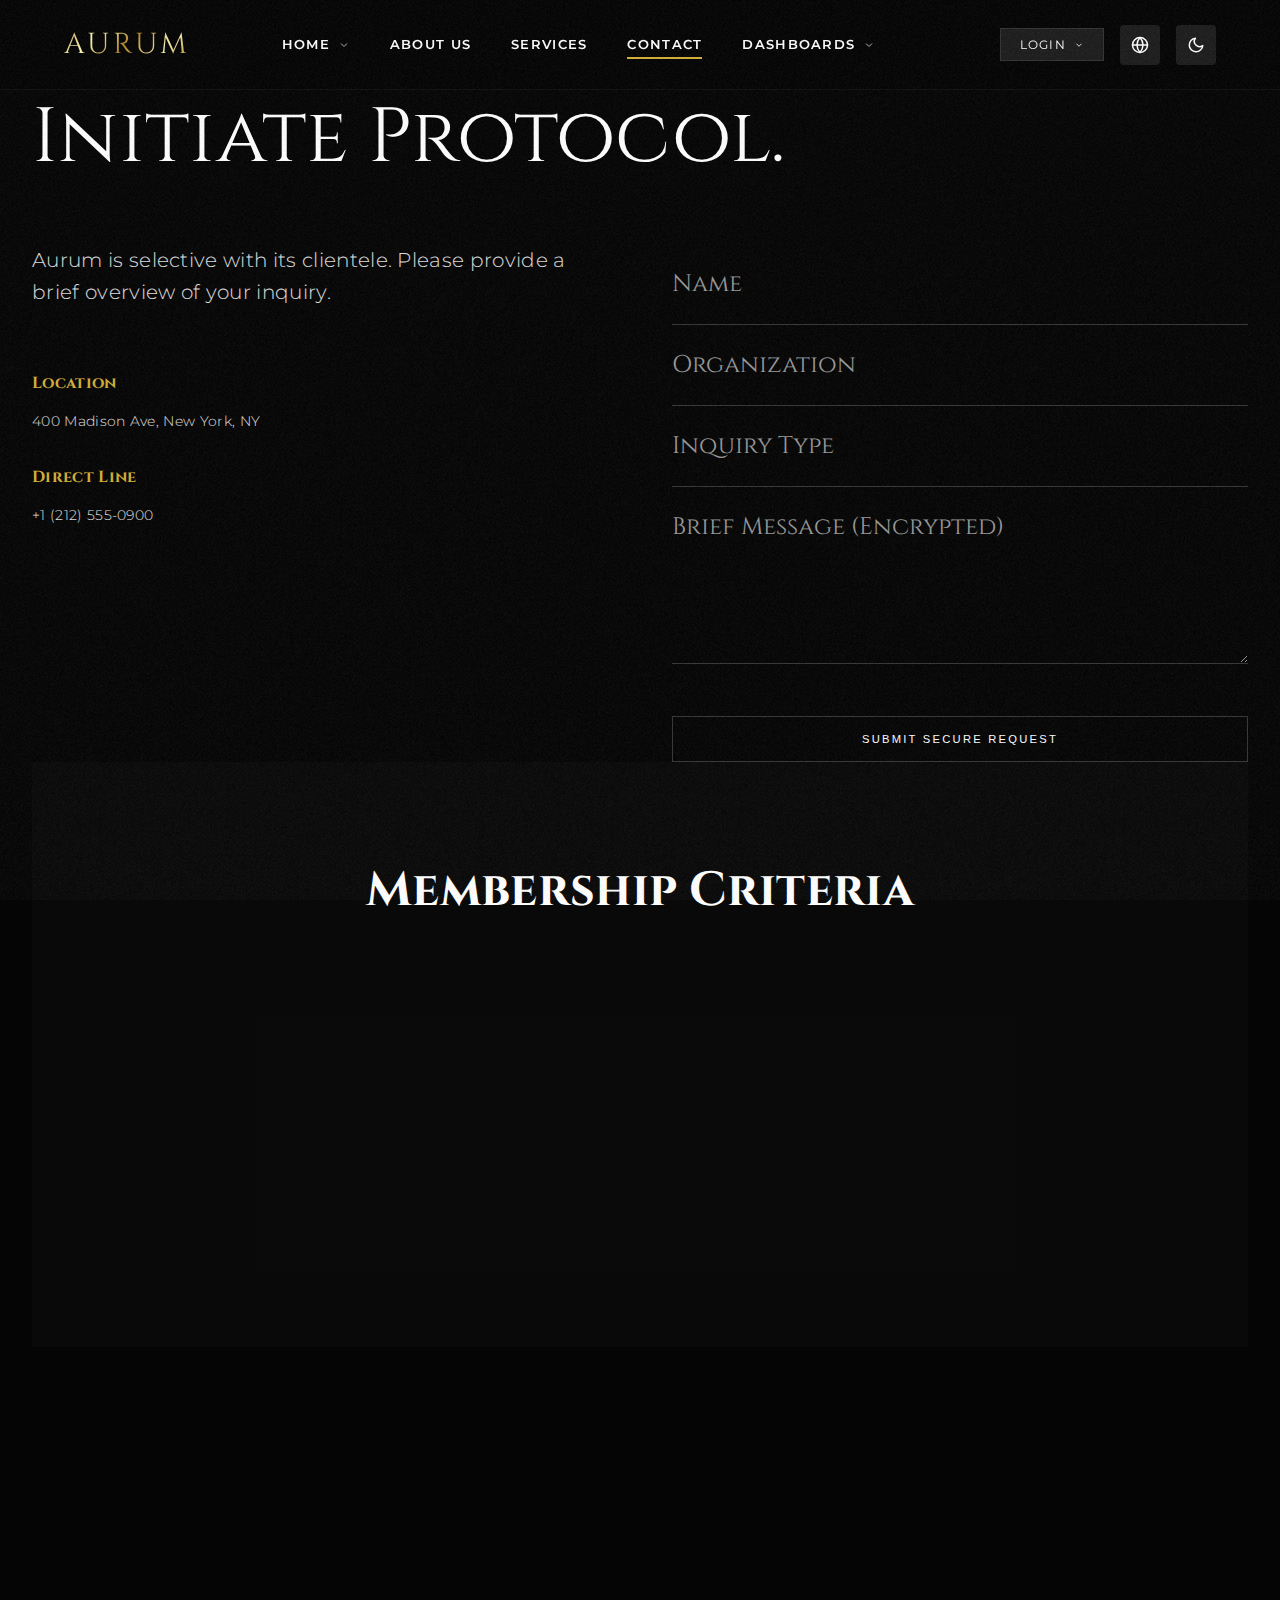
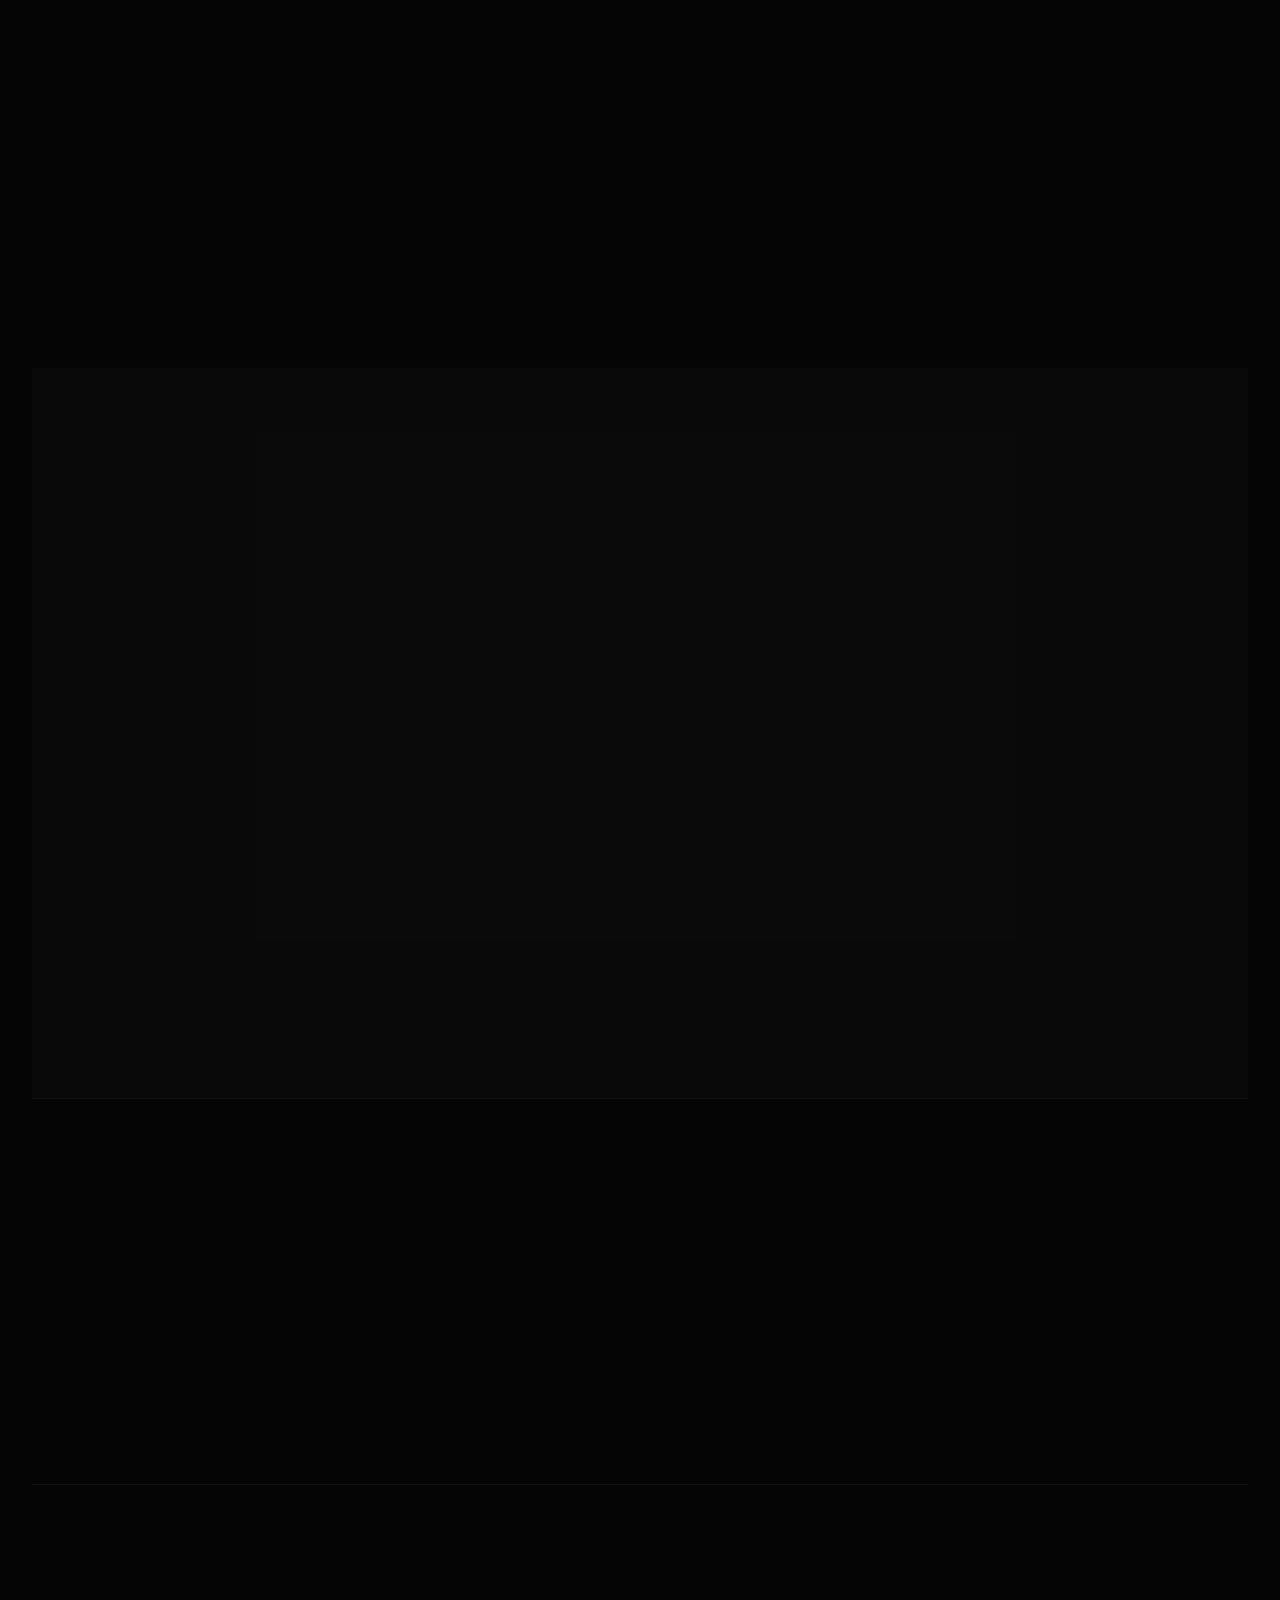
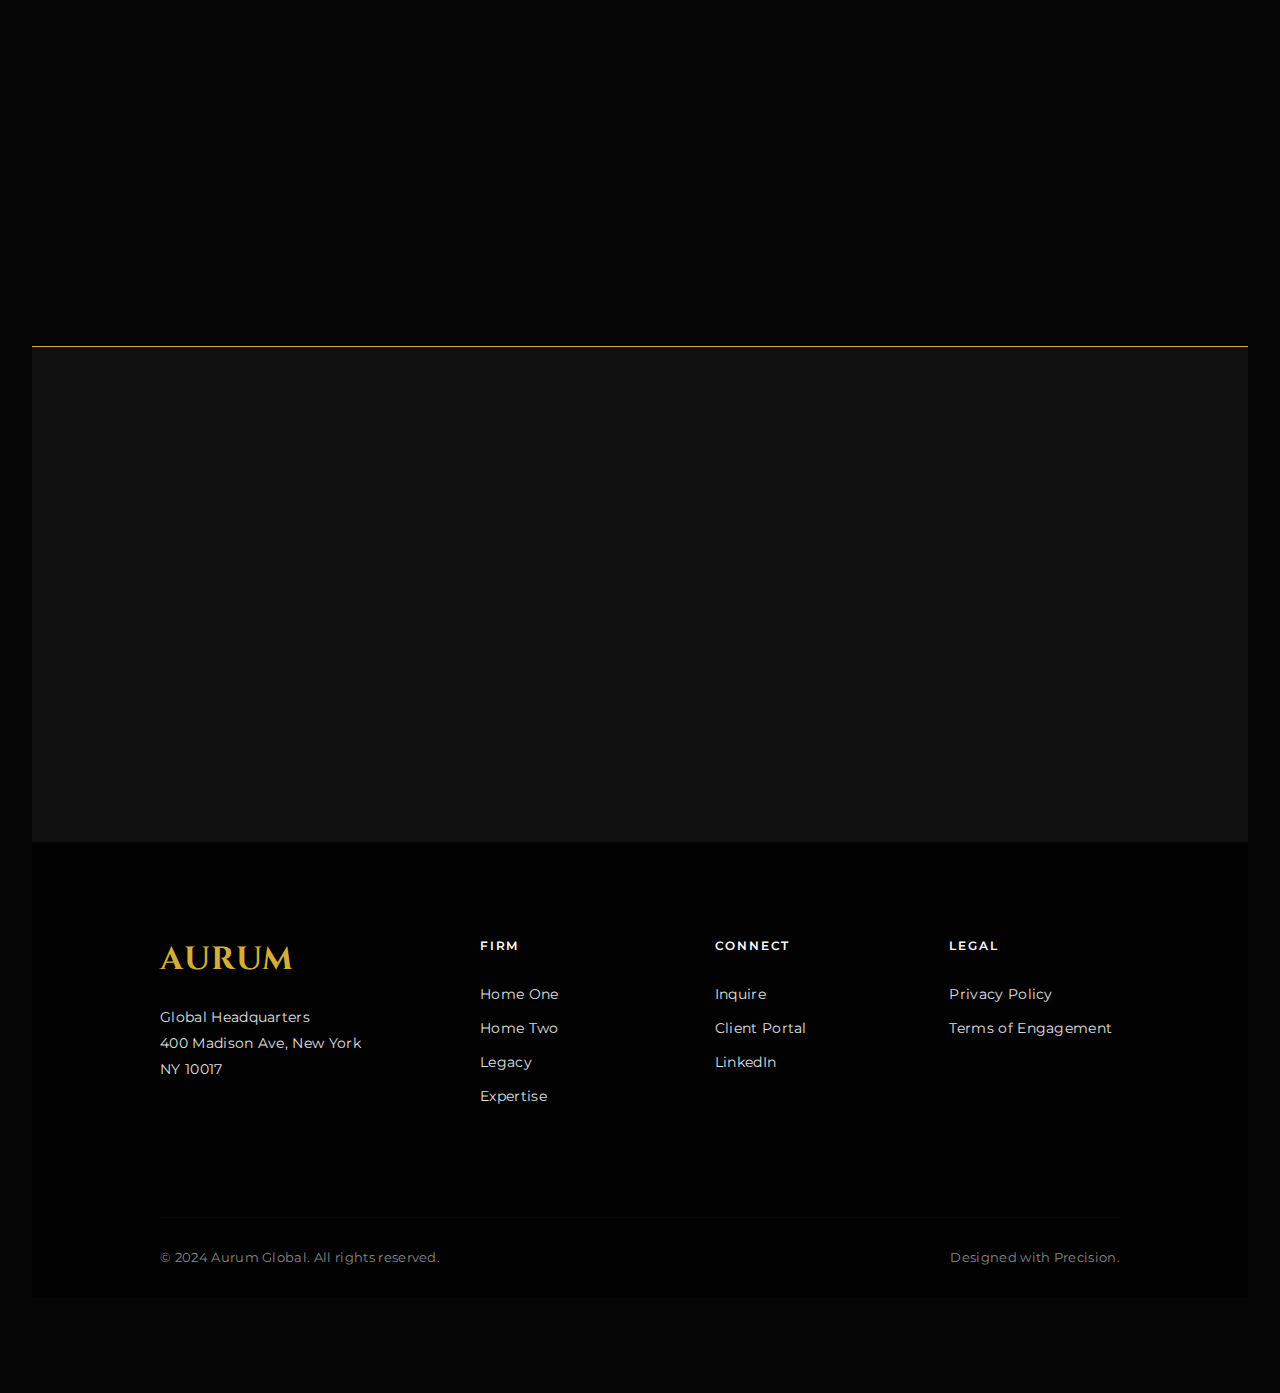
<file: contact.html>
<!DOCTYPE html>
<html lang="en">

<head>
    <meta charset="UTF-8">
    <meta name="viewport" content="width=device-width, initial-scale=1.0">
    <title>AURUM | Inquire</title>
    <link rel="stylesheet" href="style.css">
    <style>
        .contact-input {
            width: 100%;
            border: none;
            border-bottom: 1px solid rgba(255, 255, 255, 0.2);
            background: transparent;
            padding: 1.5rem 0;
            color: white;
            font-family: var(--font-heading);
            font-size: 1.5rem;
            outline: none;
            transition: border-color 0.3s;
        }

        .contact-input:focus {
            border-color: var(--gold);
        }

        .contact-grid {
            display: grid;
            grid-template-columns: 1fr 1fr;
            gap: 4rem;
        }

        @media(max-width: 768px) {
            .contact-grid {
                grid-template-columns: 1fr;
            }
        }

        [data-theme="light"] .contact-input {
            color: var(--text-primary);
            border-bottom-color: rgba(0, 0, 0, 0.2);
        }
    </style>
</head>

<body>
    <div class="noise"></div>
    <nav class="nav">
        <a href="index.html" class="logo">AURUM</a>
        <div class="nav-links">
            <div class="nav-item">
                <a href="index.html" class="nav-link">Home <svg viewBox="0 0 24 24" fill="none" stroke="currentColor"
                        stroke-width="2">
                        <path d="M6 9l6 6 6-6" />
                    </svg></a>
                <div class="dropdown">
                    <a href="index.html" class="dropdown-link">Home One</a>
                    <a href="index2.html" class="dropdown-link">Home Two</a>
                </div>
            </div>
            <div class="nav-item"><a href="about.html" class="nav-link">About Us</a></div>
            <div class="nav-item"><a href="services.html" class="nav-link">Services</a></div>
            <div class="nav-item"><a href="contact.html" class="nav-link active">Contact</a></div>
            <div class="nav-item">
                <a href="#" class="nav-link">Dashboards <svg viewBox="0 0 24 24" fill="none" stroke="currentColor"
                        stroke-width="2">
                        <path d="M6 9l6 6 6-6" />
                    </svg></a>
                <div class="dropdown">
                    <a href="dashboard-user.html" class="dropdown-link">User Dashboard</a>
                    <a href="dashboard-admin.html" class="dropdown-link">Admin Dashboard</a>
                </div>
            </div>
        </div>
        <div class="nav-actions">
            <div class="nav-auth-wrap">
                <div class="nav-auth-btn">
                    Login
                    <svg viewBox="0 0 24 24" fill="none" stroke="currentColor" stroke-width="2" width="10" height="10">
                        <path d="M6 9l6 6 6-6" />
                    </svg>
                </div>
                <div class="dropdown" style="top: 100%; right: 0; left: auto; margin-top: 10px;">
                    <a href="login.html" class="dropdown-link">Login</a>
                    <a href="register.html" class="dropdown-link">Register</a>
                </div>
            </div>
            <button class="action-btn" id="rtl-btn-nav" title="Toggle RTL">
                <svg xmlns="http://www.w3.org/2000/svg" width="18" height="18" viewBox="0 0 24 24" fill="none"
                    stroke="currentColor" stroke-width="2" stroke-linecap="round" stroke-linejoin="round">
                    <circle cx="12" cy="12" r="10"></circle>
                    <line x1="2" y1="12" x2="22" y2="12"></line>
                    <path
                        d="M12 2a15.3 15.3 0 0 1 4 10 15.3 15.3 0 0 1-4 10 15.3 15.3 0 0 1-4-10 15.3 15.3 0 0 1 4-10z">
                    </path>
                </svg>
            </button>
            <button class="action-btn" id="theme-btn-nav" title="Toggle Theme">
                <svg width="18" height="18" viewBox="0 0 24 24" fill="none" stroke="currentColor" stroke-width="2"
                    stroke-linecap="round" stroke-linejoin="round">
                    <path d="M21 12.79A9 9 0 1 1 11.21 3 7 7 0 0 0 21 12.79z"></path>
                </svg>
            </button>
            <div class="menu-trigger">MENU</div>
        </div>
    </nav>

    <div class="section-pad">
        <div class="container hover-container">
            <h1 class="h1-hero reveal-up" style="margin-bottom: 4rem;">Initiate Protocol.</h1>
            <div class="contact-grid reveal-up">
                <div>
                    <p class="p-lead">
                        Aurum is selective with its clientele. Please provide a brief overview of your inquiry.
                    </p>
                    <div style="margin-top: 4rem;">
                        <h4 style="font-family: var(--font-heading); color: var(--gold); margin-bottom: 1rem;">Location
                        </h4>
                        <p class="p-lead" style="font-size: 0.9rem;">400 Madison Ave, New York, NY</p>

                        <h4
                            style="font-family: var(--font-heading); color: var(--gold); margin-top: 2rem; margin-bottom: 1rem;">
                            Direct Line</h4>
                        <p class="p-lead" style="font-size: 0.9rem;">+1 (212) 555-0900</p>
                    </div>
                </div>

                <form>
                    <input type="text" class="contact-input" placeholder="Name" required>
                    <input type="email" class="contact-input" placeholder="Organization" required>
                    <input type="text" class="contact-input" placeholder="Inquiry Type">
                    <textarea class="contact-input" rows="4" placeholder="Brief Message (Encrypted)"
                        style="resize: vertical;"></textarea>
                    <button class="btn-lux" style="margin-top: 3rem; width: 100%;">Submit Secure Request</button>
                </form>
            </div>
        </div>
        <!-- MEMBERSHIP CRITERIA -->
        <section class="section-pad" style="background: rgba(255,255,255,0.02);">
            <div class="container">
                <h2 class="h2-title reveal-up" style="text-align: center; margin-bottom: 4rem;">Membership Criteria</h2>
                <div class="grid-2" style="align-items: center;">
                    <div class="reveal-up">
                        <p class="p-lead">
                            Aurum operates as a closed network. New partnerships are established primarily through
                            referral from existing sovereign or institutional members.
                        </p>
                        <p class="p-lead" style="margin-top: 2rem; font-size: 1rem;">
                            For unsolicited inquiries, please ensure your organization meets the minimum capital
                            deployment thresholds:
                        </p>
                    </div>
                    <div class="reveal-up">
                        <ul style="list-style: none; padding: 0;">
                            <li
                                style="border: 1px solid rgba(255,255,255,0.1); padding: 1.5rem; margin-bottom: 1rem; display: flex; justify-content: space-between; align-items: center;">
                                <span style="font-family: var(--font-heading);">Family Office</span>
                                <span style="color: var(--gold);">$100M+ AUM</span>
                            </li>
                            <li
                                style="border: 1px solid rgba(255,255,255,0.1); padding: 1.5rem; margin-bottom: 1rem; display: flex; justify-content: space-between; align-items: center;">
                                <span style="font-family: var(--font-heading);">Institutional</span>
                                <span style="color: var(--gold);">$500M+ AUM</span>
                            </li>
                            <li
                                style="border: 1px solid rgba(255,255,255,0.1); padding: 1.5rem; margin-bottom: 1rem; display: flex; justify-content: space-between; align-items: center;">
                                <span style="font-family: var(--font-heading);">Sovereign Assessment</span>
                                <span style="color: var(--gold);">Invite Only</span>
                            </li>
                        </ul>
                    </div>
                </div>
            </div>
        </section>

        <!-- SECURE COMMUNICATIONS -->
        <section class="section-pad">
            <div class="container">
                <div class="grid-2">
                    <div class="reveal-up">
                        <h2 class="h2-title">Secure Communications</h2>
                        <p class="p-lead" style="margin-bottom: 2rem;">
                            For transmission of sensitive financial data, pitch decks, or KYC documentation, please
                            utilize our encrypted portal.
                        </p>
                        <ul
                            style="color: var(--text-muted); list-style: square; margin-left: 1rem; margin-bottom: 2rem;">
                            <li>AES-256 Encryption</li>
                            <li>Zero-Knowledge Proof Verification</li>
                            <li>Auto-Deletion after 24 hours</li>
                        </ul>
                        <button class="btn-lux">
                            <svg viewBox="0 0 24 24" fill="none" stroke="currentColor" stroke-width="2"
                                style="width: 16px; height: 16px; margin-right: 10px; vertical-align: middle;">
                                <path d="M21 15v4a2 2 0 0 1-2 2H5a2 2 0 0 1-2-2v-4"></path>
                                <polyline points="17 8 12 3 7 8"></polyline>
                                <line x1="12" y1="3" x2="12" y2="15"></line>
                            </svg>
                            Upload Securely
                        </button>
                    </div>
                    <div class="reveal-up"
                        style="border: 1px solid rgba(255,255,255,0.05); background: rgba(5,5,5,0.5); padding: 3rem;">
                        <div style="font-family: monospace; color: #ffc400; margin-bottom: 1rem;">// PGP FINGERPRINT
                        </div>
                        <div
                            style="font-family: monospace; word-break: break-all; color: var(--text-muted); line-height: 1.6;">
                            892F 1B2C 9A0D 4E5F 2021 5C8B D3A7 1109 EEE4<br><br>
                            Verify our public key on the MIT keyserver before sending encrypted email communications.
                        </div>
                    </div>
                </div>
            </div>
        </section>

        <!-- PRESS & MEDIA -->
        <section class="section-pad" style="background: rgba(255,255,255,0.02);">
            <div class="container" style="text-align: center;">
                <h2 class="h2-title reveal-up">Press & Media</h2>
                <p class="p-lead reveal-up" style="margin-bottom: 2rem; margin-left: auto; margin-right: auto;">
                    We do not comment on active client positions or market speculation. For official statements:
                </p>
                <div class="reveal-up" style="margin-bottom: 4rem;">
                    <a href="mailto:press@aurum.global"
                        style="color: var(--gold); text-decoration: none; border-bottom: 1px solid var(--gold); padding-bottom: 2px; font-family: monospace;">press@aurum.global</a>
                </div>

                <div class="reveal-up">
                    <h2 class="h2-title" style="margin-top: 4rem;">Careers</h2>
                    <p class="p-lead" style="margin-left: auto; margin-right: auto; margin-bottom: 3rem;">
                        We are always seeking exceptional talent in quantitative finance, cybersecurity, and
                        geopolitical
                        strategy.
                    </p>
                    <a href="mailto:careers@aurum.global" class="btn-lux">Join the Collective</a>
                </div>
            </div>
        </section>

        <!-- NEW SECTION: OUR ETHICS -->
        <section class="section-pad" style="border-top: 1px solid rgba(255,255,255,0.05);">
            <div class="container">
                <div class="grid-2" style="align-items: center;">
                    <div class="reveal-up">
                        <h2 class="h2-title">The Aurum Ethics</h2>
                        <p class="p-lead">
                            We operate within the highest tiers of legal frameworks, but we hold ourselves to a standard
                            beyond mere compliance.
                        </p>
                    </div>
                    <div class="reveal-up">
                        <div style="display: grid; gap: 2rem;">
                            <div>
                                <h4 style="color: var(--gold); margin-bottom: 0.5rem;">Total Confidentiality</h4>
                                <p style="color: var(--text-muted); font-size: 0.9rem;">Your data is archived in
                                    jurisdiction-neutral hubs with zero external access.</p>
                            </div>
                            <div>
                                <h4 style="color: var(--gold); margin-bottom: 0.5rem;">Strategic Integrity</h4>
                                <p style="color: var(--text-muted); font-size: 0.9rem;">We do not represent competing
                                    interests
                                    within the same market sector simultaneously.</p>
                            </div>
                        </div>
                    </div>
                </div>
            </div>
        </section>

        <!-- GLOBAL REACH -->
        <section class="section-pad" style="border-top: 1px solid rgba(255,255,255,0.05); text-align: center;">
            <div class="container">
                <h2 class="h2-title reveal-up" style="margin-bottom: 3rem;">Regional Hubs</h2>
                <div class="grid-2 reveal-up" style="row-gap: 2rem;">
                    <div>
                        <h4
                            style="color: var(--gold); letter-spacing: 0.1em; text-transform: uppercase; margin-bottom: 0.5rem; font-size: 0.9rem;">
                            London</h4>
                        <p style="color: var(--text-muted); font-size: 0.9rem;">One Canada Square<br>Canary Wharf, E14
                            5AB</p>
                    </div>
                    <div>
                        <h4
                            style="color: var(--gold); letter-spacing: 0.1em; text-transform: uppercase; margin-bottom: 0.5rem; font-size: 0.9rem;">
                            Singapore</h4>
                        <p style="color: var(--text-muted); font-size: 0.9rem;">Marina Bay Financial Centre<br>Tower 3,
                            018982</p>
                    </div>
                    <div>
                        <h4
                            style="color: var(--gold); letter-spacing: 0.1em; text-transform: uppercase; margin-bottom: 0.5rem; font-size: 0.9rem;">
                            Zurich</h4>
                        <p style="color: var(--text-muted); font-size: 0.9rem;">Paradeplatz 8<br>8001 Zürich</p>
                    </div>
                    <div>
                        <h4
                            style="color: var(--gold); letter-spacing: 0.1em; text-transform: uppercase; margin-bottom: 0.5rem; font-size: 0.9rem;">
                            Dubai</h4>
                        <p style="color: var(--text-muted); font-size: 0.9rem;">DIFC, Gate Building<br>Dubai, UAE</p>
                    </div>
                </div>
            </div>
        </section>

        <!-- NEW SECTION: EMERGENCY PROTOCOL -->
        <section class="section-pad" style="background: #111; border-top: 1px solid var(--gold);">
            <div class="container" style="text-align: center;">
                <h2 class="h2-title reveal-up" style="color: var(--gold);">Emergency Extraction</h2>
                <p class="p-lead reveal-up"
                    style="margin-bottom: 3rem; color: #e0e0e0; margin-left: auto; margin-right: auto;">
                    In event of market collapse or geopolitical crisis, active members may utilize the priority line.
                </p>
                <div class="reveal-up"
                    style="display: inline-block; border: 1px solid rgba(255,255,255,0.2); padding: 2rem 4rem; font-family: monospace; letter-spacing: 0.5em; font-size: 1.5rem; color: white;">
                    // 0-800-AURUM-SOS //
                </div>
            </div>
        </section>

        <!-- Footer -->
        <footer class="footer">
            <div class="footer-grid">
                <div class="footer-brand">
                    <h2>AURUM</h2>
                    <p>
                        Global Headquarters<br>
                        400 Madison Ave, New York<br>
                        NY 10017
                    </p>
                </div>
                <div class="footer-col">
                    <h4>Firm</h4>
                    <a href="index.html" class="footer-link">Home One</a>
                    <a href="index2.html" class="footer-link">Home Two</a>
                    <a href="about.html" class="footer-link">Legacy</a>
                    <a href="services.html" class="footer-link">Expertise</a>
                </div>
                <div class="footer-col">
                    <h4>Connect</h4>
                    <a href="contact.html" class="footer-link">Inquire</a>
                    <a href="login.html" class="footer-link">Client Portal</a>
                    <a href="#" class="footer-link">LinkedIn</a>
                </div>
                <div class="footer-col">
                    <h4>Legal</h4>
                    <a href="#" class="footer-link">Privacy Policy</a>
                    <a href="#" class="footer-link">Terms of Engagement</a>
                </div>
            </div>
            <div class="footer-bottom">
                <div>&copy; 2024 Aurum Global. All rights reserved.</div>
                <div>Designed with Precision.</div>
            </div>
        </footer>
        <script src="main.js"></script>
</body>

</html>
</file>
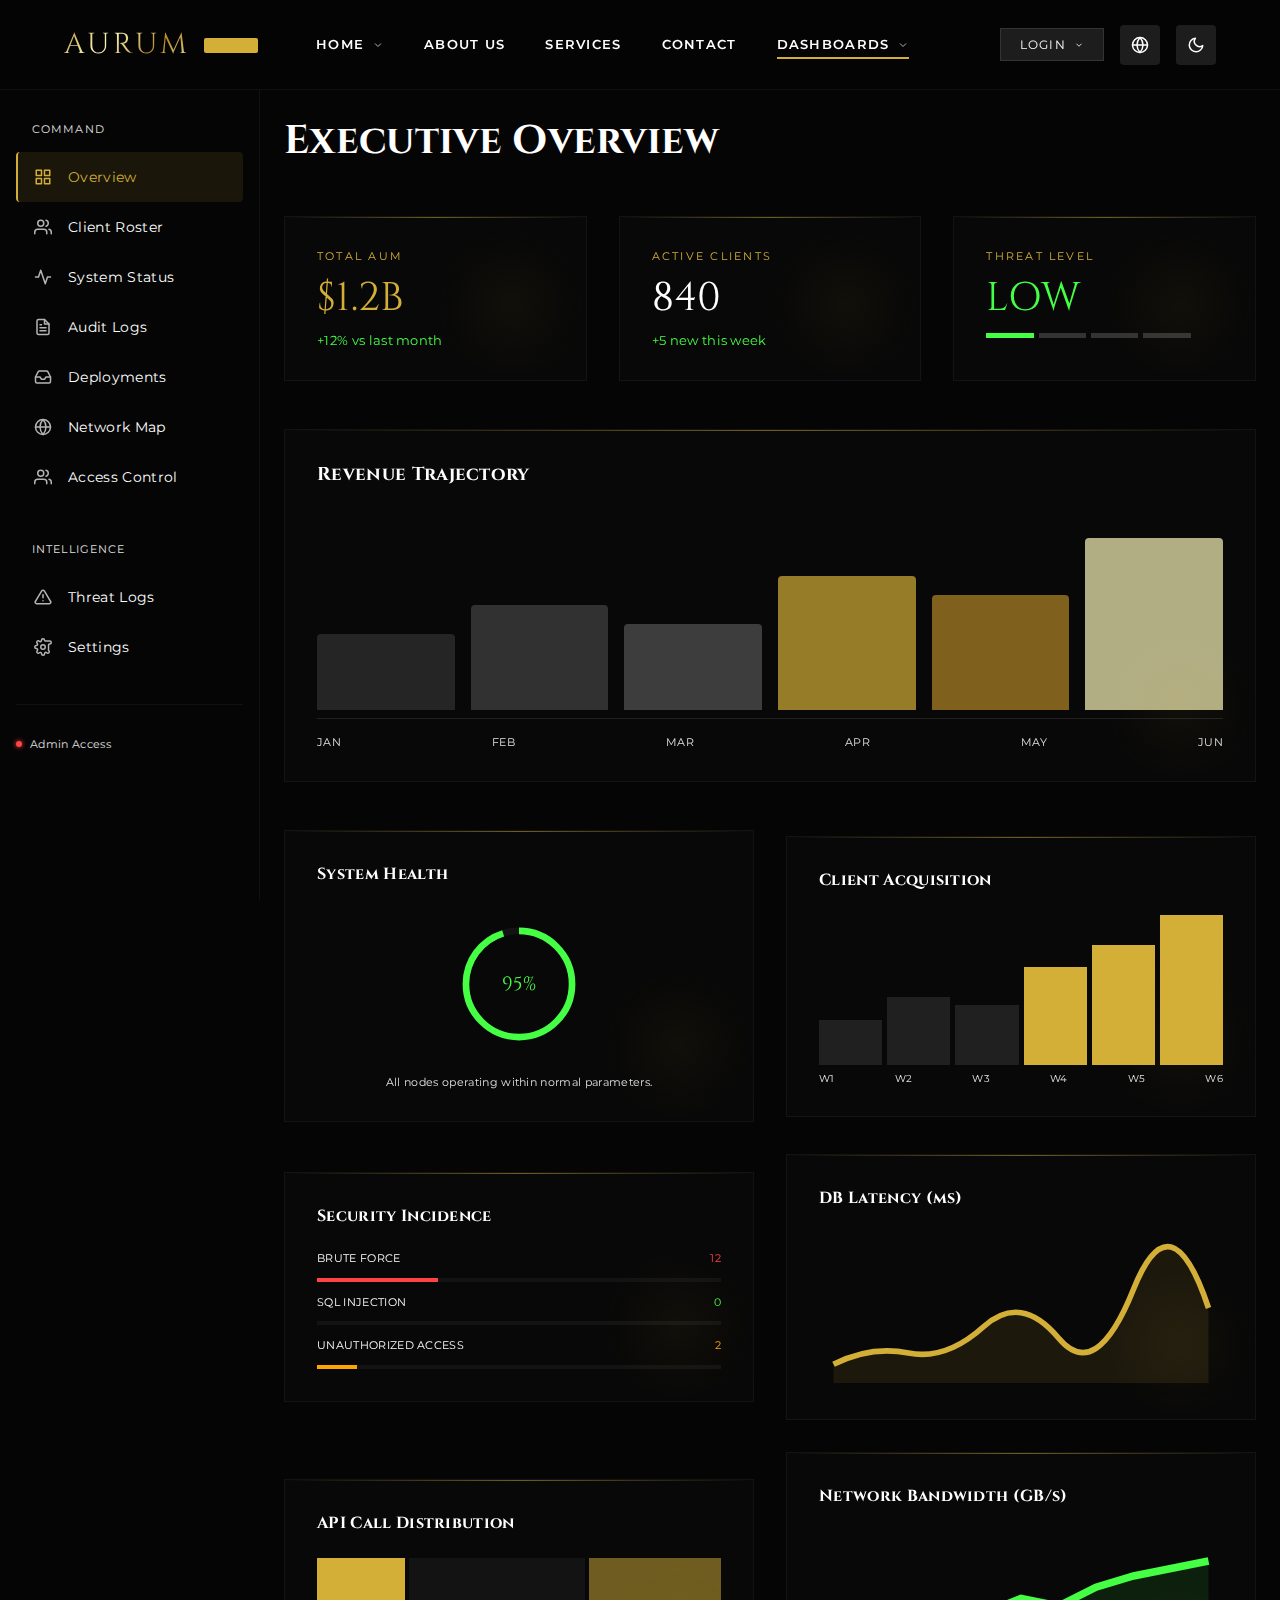
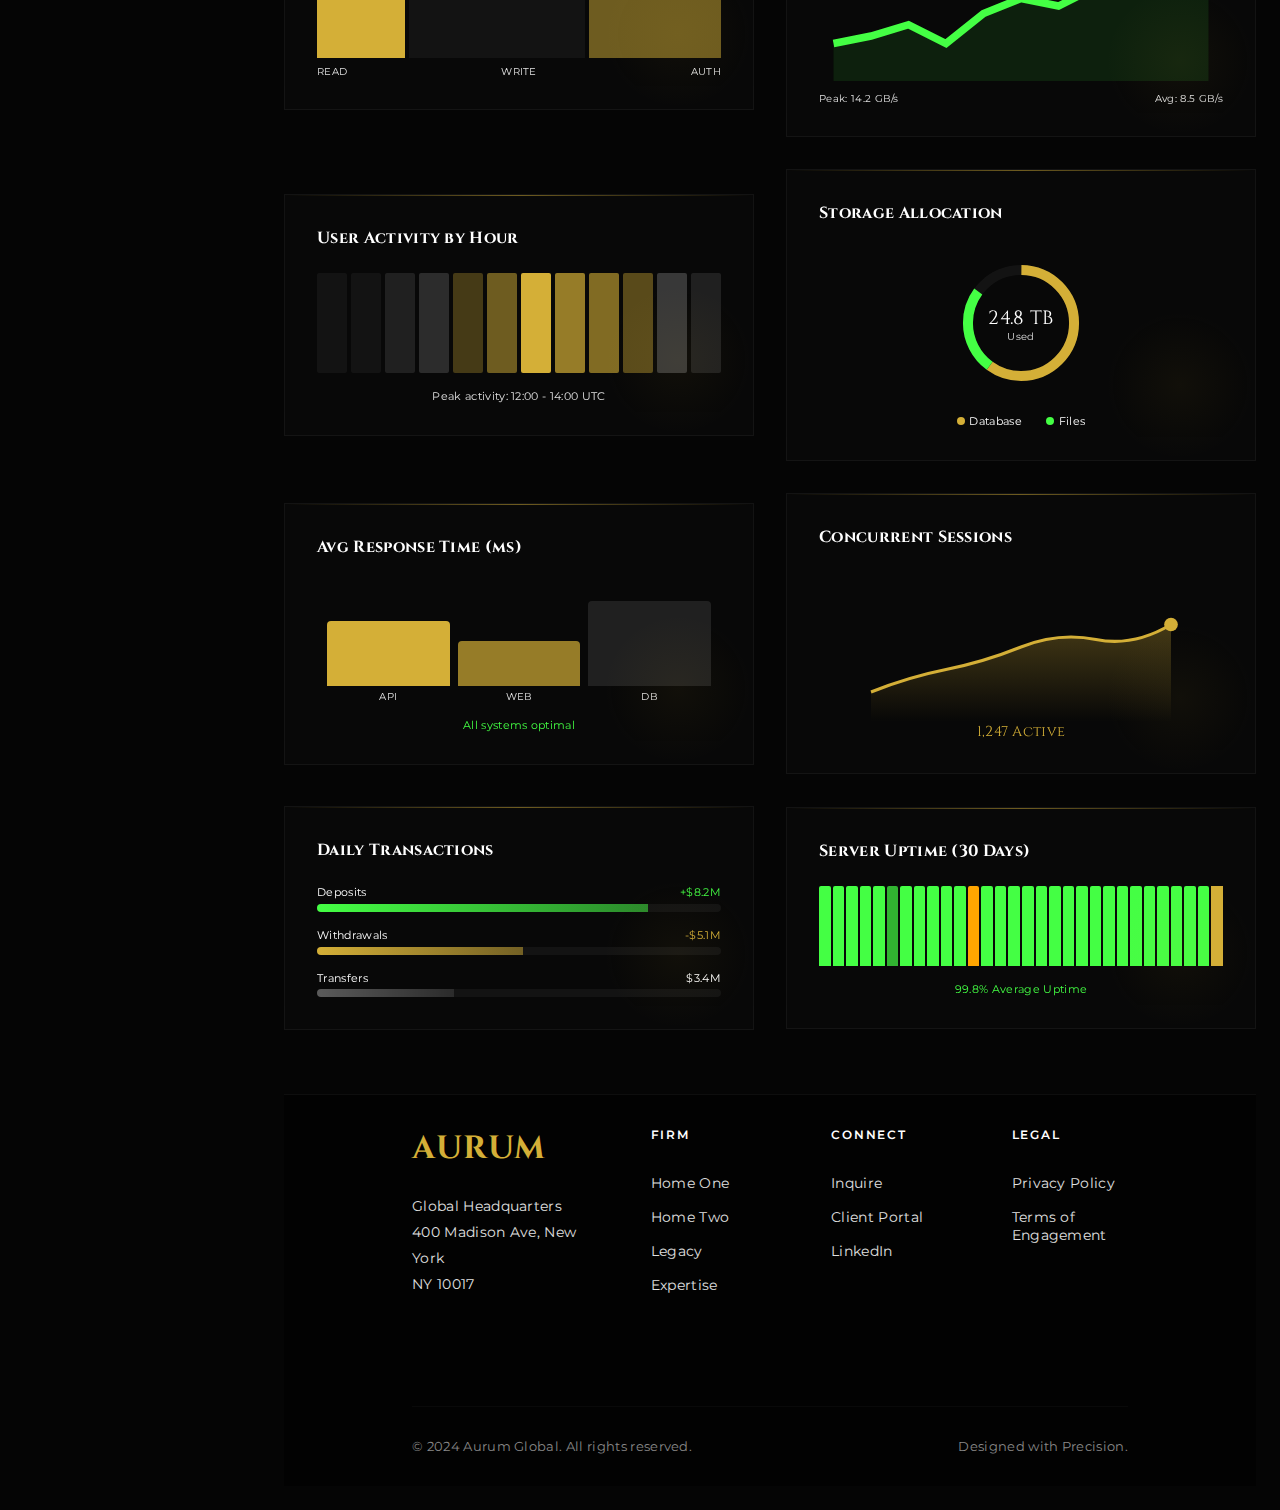
<file: dashboard-admin.html>
<!DOCTYPE html>
<html lang="en" data-theme="dark">

<head>
    <meta charset="UTF-8">
    <meta name="viewport" content="width=device-width, initial-scale=1.0">
    <title>Aurum | Admin</title>
    <link rel="stylesheet" href="style.css">
    <style>
        /* Admin specific bar chart overrides */
        .bar-chart {
            display: flex;
            align-items: flex-end;
            height: 200px;
            gap: 1rem;
            border-bottom: 1px solid rgba(255, 255, 255, 0.1);
            padding-bottom: 0.5rem;
        }

        .bar {
            width: 100%;
            border-radius: 4px 4px 0 0;
            transition: height 1s var(--ease-lux);
            opacity: 0.7;
        }

        .bar:hover {
            opacity: 1;
        }

        [data-theme="light"] .bar-chart {
            border-color: rgba(0, 0, 0, 0.1);
        }

        .settings-input {
            width: 100%;
            background: rgba(255, 255, 255, 0.05);
            border: 1px solid rgba(255, 255, 255, 0.1);
            padding: 0.8rem;
            color: white;
            font-family: inherit;
        }

        .settings-label {
            display: block;
            font-size: 0.8rem;
            margin-bottom: 0.5rem;
            color: #e0e0e0;
        }

        [data-theme="light"] .settings-input {
            background: rgba(0, 0, 0, 0.05);
            border-color: rgba(0, 0, 0, 0.1);
            color: #111;
        }

        [data-theme="light"] .settings-label {
            color: #333;
        }

        /* Chart Responsive Styles */
        @media (max-width: 1024px) {
            .grid-3 {
                grid-template-columns: repeat(2, 1fr) !important;
            }
            
            .bar-chart {
                height: 150px;
                gap: 0.5rem;
            }
        }

        @media (max-width: 640px) {
            .grid-3, .grid-2 {
                grid-template-columns: 1fr !important;
            }
            
            .bar-chart {
                height: 120px;
                gap: 0.3rem;
            }

            .holo-card {
                padding: 1.5rem !important;
            }

            .holo-card h4 {
                font-size: 0.9rem !important;
            }
        }

        /* Light Theme Chart Styles */
        [data-theme="light"] svg path {
            stroke: #333;
        }

        [data-theme="light"] svg circle {
            stroke: #333;
        }

        [data-theme="light"] .holo-card {
            background: rgba(255, 255, 255, 0.8);
            border-color: rgba(0, 0, 0, 0.1);
        }

        [data-theme="light"] .terminal-box {
            background: rgba(0, 0, 0, 0.05);
            border-color: rgba(0, 0, 0, 0.1);
        }

        [data-theme="light"] .terminal-line {
            color: #333;
        }

        /* RTL Chart Support */
        [dir="rtl"] .bar-chart {
            flex-direction: row-reverse;
        }

        [dir="rtl"] svg {
            transform: scaleX(-1);
        }

        [dir="rtl"] .grid-3,
        [dir="rtl"] .grid-2 {
            direction: ltr;
        }

        [dir="rtl"] .holo-card h4,
        [dir="rtl"] .holo-card p,
        [dir="rtl"] .holo-card span {
            direction: rtl;
            text-align: right;
        }

        /* Chart Animation */
        @keyframes pulse {
            0%, 100% { opacity: 1; }
            50% { opacity: 0.6; }
        }

        /* Ensure charts adapt to container */
        svg {
            max-width: 100%;
            height: auto;
        }

        .chart-donut {
            width: 150px;
            height: 150px;
            border-radius: 50%;
            display: flex;
            align-items: center;
            justify-content: center;
            position: relative;
        }

        .chart-content {
            position: absolute;
            font-size: 2rem;
            font-family: var(--font-heading);
            color: var(--gold);
        }

        @media (max-width: 640px) {
            .chart-donut {
                width: 100px;
                height: 100px;
            }

            .chart-content {
                font-size: 1.5rem;
            }
        }

        [data-theme="light"] .chart-content {
            color: #b8860b;
        }
    </style>
</head>

<body>
    <!-- Mobile Nav Toggle -->
    <button class="dash-mobile-toggle-btn">
        <svg xmlns="http://www.w3.org/2000/svg" width="24" height="24" viewBox="0 0 24 24" fill="none"
            stroke="currentColor" stroke-width="2" stroke-linecap="round" stroke-linejoin="round">
            <line x1="3" y1="12" x2="21" y2="12"></line>
            <line x1="3" y1="6" x2="21" y2="6"></line>
            <line x1="3" y1="18" x2="21" y2="18"></line>
        </svg>
        Menu
    </button>

    <div class="dash-layout">
        <!-- TOP NAVIGATION BAR (Standard) -->
        <nav class="nav">
            <a href="index.html" class="logo">AURUM <span style="font-size: 0.5rem; background: var(--gold); color: black; padding: 2px 5px; border-radius: 2px;
                vertical-align: middle; margin-left: 5px;">ADMIN</span></a>
            <div class="nav-links">
                <div class="nav-item">
                    <a href="index.html" class="nav-link">Home <svg viewBox="0 0 24 24" fill="none"
                            stroke="currentColor" stroke-width="2">
                            <path d="M6 9l6 6 6-6" />
                        </svg></a>
                    <div class="dropdown">
                        <a href="index.html" class="dropdown-link">Home One</a>
                        <a href="index2.html" class="dropdown-link">Home Two</a>
                    </div>
                </div>
                <div class="nav-item"><a href="about.html" class="nav-link">About Us</a></div>
                <div class="nav-item"><a href="services.html" class="nav-link">Services</a></div>
                <div class="nav-item"><a href="contact.html" class="nav-link">Contact</a></div>
                <div class="nav-item">
                    <a href="#" class="nav-link active">Dashboards <svg viewBox="0 0 24 24" fill="none"
                            stroke="currentColor" stroke-width="2">
                            <path d="M6 9l6 6 6-6" />
                        </svg></a>
                    <div class="dropdown">
                        <a href="dashboard-user.html" class="dropdown-link">User Dashboard</a>
                        <a href="dashboard-admin.html" class="dropdown-link">Admin Dashboard</a>
                    </div>
                </div>
            </div>
            <div class="nav-actions">
                <div class="nav-auth-wrap">
                    <div class="nav-auth-btn">
                        Login
                        <svg viewBox="0 0 24 24" fill="none" stroke="currentColor" stroke-width="2" width="10"
                            height="10">
                            <path d="M6 9l6 6 6-6" />
                        </svg>
                    </div>
                    <div class="dropdown" style="top: 100%; right: 0; left: auto; margin-top: 10px;">
                        <a href="login.html" class="dropdown-link">Login</a>
                        <a href="register.html" class="dropdown-link">Register</a>
                    </div>
                </div>
                <button class="action-btn" id="rtl-btn-nav" title="Toggle RTL">
                    <svg xmlns="http://www.w3.org/2000/svg" width="18" height="18" viewBox="0 0 24 24" fill="none"
                        stroke="currentColor" stroke-width="2" stroke-linecap="round" stroke-linejoin="round">
                        <circle cx="12" cy="12" r="10"></circle>
                        <line x1="2" y1="12" x2="22" y2="12"></line>
                        <path
                            d="M12 2a15.3 15.3 0 0 1 4 10 15.3 15.3 0 0 1-4 10 15.3 15.3 0 0 1-4-10 15.3 15.3 0 0 1 4-10z">
                        </path>
                    </svg>
                </button>
                <button class="action-btn" id="theme-btn-nav" title="Toggle Theme">
                    <svg width="18" height="18" viewBox="0 0 24 24" fill="none" stroke="currentColor" stroke-width="2"
                        stroke-linecap="round" stroke-linejoin="round">
                        <path d="M21 12.79A9 9 0 1 1 11.21 3 7 7 0 0 0 21 12.79z"></path>
                    </svg>
                </button>
                <div class="menu-trigger">MENU</div>
            </div>
        </nav>

        <!-- SIDEBAR NAVIGATION -->
        <aside class="dash-sidebar">
            <div class="sidebar-menu">
                <div class="sidebar-group">
                    <div class="sidebar-group-title">COMMAND</div>
                    <a href="#" class="sidebar-link active" onclick="showSection('sec-overview', this); return false;">
                        <svg xmlns="http://www.w3.org/2000/svg" width="24" height="24" viewBox="0 0 24 24" fill="none"
                            stroke="currentColor" stroke-width="2" stroke-linecap="round" stroke-linejoin="round">
                            <rect x="3" y="3" width="7" height="7"></rect>
                            <rect x="14" y="3" width="7" height="7"></rect>
                            <rect x="14" y="14" width="7" height="7"></rect>
                            <rect x="3" y="14" width="7" height="7"></rect>
                        </svg>
                        Overview
                    </a>
                    <a href="#" class="sidebar-link" onclick="showSection('sec-roster', this); return false;">
                        <svg xmlns="http://www.w3.org/2000/svg" width="24" height="24" viewBox="0 0 24 24" fill="none"
                            stroke="currentColor" stroke-width="2" stroke-linecap="round" stroke-linejoin="round">
                            <path d="M17 21v-2a4 4 0 0 0-4-4H5a4 4 0 0 0-4 4v2"></path>
                            <circle cx="9" cy="7" r="4"></circle>
                            <path d="M23 21v-2a4 4 0 0 0-3-3.87"></path>
                            <path d="M16 3.13a4 4 0 0 1 0 7.75"></path>
                        </svg>
                        Client Roster
                    </a>
                    <a href="#" class="sidebar-link" onclick="showSection('sec-status', this); return false;">
                        <svg xmlns="http://www.w3.org/2000/svg" width="24" height="24" viewBox="0 0 24 24" fill="none"
                            stroke="currentColor" stroke-width="2" stroke-linecap="round" stroke-linejoin="round">
                            <polyline points="22 12 18 12 15 21 9 3 6 12 2 12"></polyline>
                        </svg>
                        System Status
                    </a>
                    <a href="#" class="sidebar-link" onclick="showSection('sec-audit', this); return false;">
                        <svg xmlns="http://www.w3.org/2000/svg" width="24" height="24" viewBox="0 0 24 24" fill="none"
                            stroke="currentColor" stroke-width="2" stroke-linecap="round" stroke-linejoin="round">
                            <path d="M14 2H6a2 2 0 0 0-2 2v16a2 2 0 0 0 2 2h12a2 2 0 0 0 2-2V8z"></path>
                            <polyline points="14 2 14 8 20 8"></polyline>
                            <line x1="16" y1="13" x2="8" y2="13"></line>
                            <line x1="16" y1="17" x2="8" y2="17"></line>
                            <polyline points="10 9 9 9 8 9"></polyline>
                        </svg>
                        Audit Logs
                    </a>
                    <a href="#" class="sidebar-link" onclick="showSection('sec-deploy', this); return false;">
                        <svg xmlns="http://www.w3.org/2000/svg" width="24" height="24" viewBox="0 0 24 24" fill="none"
                            stroke="currentColor" stroke-width="2" stroke-linecap="round" stroke-linejoin="round">
                            <polyline points="22 12 16 12 14 15 10 15 8 12 2 12"></polyline>
                            <path
                                d="M5.45 5.11L2 12v6a2 2 0 0 0 2 2h16a2 2 0 0 0 2-2v-6l-3.45-6.89A2 2 0 0 0 16.76 4H7.24a2 2 0 0 0-1.79 1.11z">
                            </path>
                        </svg>
                        Deployments
                    </a>
                    <a href="#" class="sidebar-link" onclick="showSection('sec-network', this); return false;">
                        <svg xmlns="http://www.w3.org/2000/svg" width="24" height="24" viewBox="0 0 24 24" fill="none"
                            stroke="currentColor" stroke-width="2" stroke-linecap="round" stroke-linejoin="round">
                            <circle cx="12" cy="12" r="10"></circle>
                            <line x1="2" y1="12" x2="22" y2="12"></line>
                            <path
                                d="M12 2a15.3 15.3 0 0 1 4 10 15.3 15.3 0 0 1-4 10 15.3 15.3 0 0 1-4-10 15.3 15.3 0 0 1 4-10z">
                            </path>
                        </svg>
                        Network Map
                    </a>
                    <a href="#" class="sidebar-link" onclick="showSection('sec-access', this); return false;">
                        <svg xmlns="http://www.w3.org/2000/svg" width="24" height="24" viewBox="0 0 24 24" fill="none"
                            stroke="currentColor" stroke-width="2" stroke-linecap="round" stroke-linejoin="round">
                            <path d="M17 21v-2a4 4 0 0 0-4-4H5a4 4 0 0 0-4 4v2"></path>
                            <circle cx="9" cy="7" r="4"></circle>
                            <path d="M23 21v-2a4 4 0 0 0-3-3.87"></path>
                            <path d="M16 3.13a4 4 0 0 1 0 7.75"></path>
                        </svg>
                        Access Control
                    </a>
                </div>
                <div class="sidebar-group">
                    <div class="sidebar-group-title">Intelligence</div>
                    <a href="#" class="sidebar-link" onclick="showSection('sec-threats', this); return false;">
                        <svg xmlns="http://www.w3.org/2000/svg" width="24" height="24" viewBox="0 0 24 24" fill="none"
                            stroke="currentColor" stroke-width="2" stroke-linecap="round" stroke-linejoin="round">
                            <path
                                d="M10.29 3.86L1.82 18a2 2 0 0 0 1.71 3h16.94a2 2 0 0 0 1.71-3L13.71 3.86a2 2 0 0 0-3.42 0z">
                            </path>
                            <line x1="12" y1="9" x2="12" y2="13"></line>
                            <line x1="12" y1="17" x2="12.01" y2="17"></line>
                        </svg>
                        Threat Logs
                    </a>
                    <a href="#" class="sidebar-link" onclick="showSection('sec-settings', this); return false;">
                        <svg xmlns="http://www.w3.org/2000/svg" width="24" height="24" viewBox="0 0 24 24" fill="none"
                            stroke="currentColor" stroke-width="2" stroke-linecap="round" stroke-linejoin="round">
                            <circle cx="12" cy="12" r="3"></circle>
                            <path
                                d="M19.4 15a1.65 1.65 0 0 0 .33 1.82l.06.06a2 2 0 0 1 0 2.83 2 2 0 0 1-2.83 0l-.06-.06a1.65 1.65 0 0 0-1.82-.33 1.65 1.65 0 0 0-1 1.51V21a2 2 0 0 1-2 2 2 2 0 0 1-2-2v-.09A1.65 1.65 0 0 0 9 19.4a1.65 1.65 0 0 0-1.82.33l-.06.06a2 2 0 0 1-2.83 0 2 2 0 0 1 0-2.83l.06-.06a1.65 1.65 0 0 0 .33-1.82 1.65 1.65 0 0 0-1.51-1H3a2 2 0 0 1-2-2 2 2 0 0 1 2-2h.09A1.65 1.65 0 0 0 4.6 9a1.65 1.65 0 0 0-.33-1.82l-.06-.06a2 2 0 0 1 0-2.83 2 2 0 0 1 2.83 0l.06.06a1.65 1.65 0 0 0 1.82.33H9a1.65 1.65 0 0 0 1-1.51V3a2 2 0 0 1 2-2 2 2 0 0 1 2 2v.09a1.65 1.65 0 0 0 1.51 1H21a2 2 0 0 1 2 2 2 2 0 0 1-2 2h-.09a1.65 1.65 0 0 0-1.51 1z">
                            </path>
                        </svg>
                        Settings
                    </a>
                </div>
            </div>
            <div class="sidebar-footer">
                <div style="font-size: 0.7rem; color: #e0e0e0; display: flex; align-items: center; gap: 0.5rem;">
                    <span
                        style="width: 6px; height: 6px; background: #ff4444; border-radius: 50%; box-shadow: 0 0 5px #ff4444;"></span>
                    Admin Access
                </div>
            </div>
        </aside>

        <!-- Main Content -->
        <main class="dash-main">
            <!-- HEADER -->
            <div style="display: flex; justify-content: space-between; align-items: flex-end; margin-bottom: 3rem;">
                <div>

                    <h2 class="h2-title" style="margin-bottom: 0; font-size: 2.5rem;">Executive Overview</h2>
                </div>
            </div>

            <!-- SECTION: OVERVIEW -->
            <div id="sec-overview" class="dash-section">
                <!-- Stats Grid -->
                <div class="grid-3"
                    style="grid-template-columns: repeat(auto-fit, minmax(200px, 1fr)); margin-bottom: 3rem;">
                    <div class="holo-card" style="padding: 2rem;">
                        <div class="display-text">Total AUM</div>
                        <div style="font-size: 2.5rem; font-family: var(--font-heading); color: var(--gold);">$1.2B
                        </div>
                        <div style="font-size: 0.8rem; color: #44ff44; margin-top: 0.5rem;">+12% vs last month</div>
                    </div>
                    <div class="holo-card" style="padding: 2rem;">
                        <div class="display-text">Active Clients</div>
                        <div style="font-size: 2.5rem; font-family: var(--font-heading);">840</div>
                        <div style="font-size: 0.8rem; color: #44ff44; margin-top: 0.5rem;">+5 new this week</div>
                    </div>
                    <div class="holo-card" style="padding: 2rem;">
                        <div class="display-text">Threat Level</div>
                        <div style="font-size: 2.5rem; font-family: var(--font-heading); color: #44ff44;">LOW</div>
                        <div style="display: flex; gap: 5px; margin-top: 0.5rem;">
                            <div style="height: 5px; width: 20%; background: #44ff44;"></div>
                            <div style="height: 5px; width: 20%; background: #333;"></div>
                            <div style="height: 5px; width: 20%; background: #333;"></div>
                            <div style="height: 5px; width: 20%; background: #333;"></div>
                        </div>
                    </div>
                </div>

                <div class="holo-card"
                    style="padding: 2rem; display: flex; flex-direction: column; justify-content: flex-end; margin-top: 3rem; margin-bottom: 3rem;">
                    <h3 style="margin-bottom: 2rem; font-family: var(--font-heading);">Revenue Trajectory</h3>
                    <div class="bar-chart">
                        <div class="bar" style="height: 40%; background: #333;"></div>
                        <div class="bar" style="height: 55%; background: #444;"></div>
                        <div class="bar" style="height: 45%; background: #555;"></div>
                        <div class="bar" style="height: 70%; background: var(--gold);"></div>
                        <div class="bar" style="height: 60%; background: #b38728;"></div>
                        <div class="bar" style="height: 90%; background: #fcf6ba;"></div>
                    </div>
                    <div
                        style="display: flex; justify-content: space-between; margin-top: 1rem; font-size: 0.7rem; color: var(--text-muted); text-transform: uppercase;">
                        <span>Jan</span><span>Feb</span><span>Mar</span><span>Apr</span><span>May</span><span>Jun</span>
                    </div>
                </div>

                <!-- ADMIN ANALYTICS GRID -->
                <div class="grid-2" style="gap: 2rem;">
                    <!-- Admin Chart 1: System Health -->
                    <div class="holo-card" style="padding: 2rem;">
                        <h4 style="margin-bottom: 1.5rem; font-family: var(--font-heading); font-size: 1rem;">System
                            Health</h4>
                        <div
                            style="height: 150px; display: flex; align-items: center; justify-content: center; position: relative;">
                            <svg viewBox="0 0 36 36" style="width: 120px; height: 120px;">
                                <path d="M18 2.0845 a 15.9155 15.9155 0 0 1 0 31.831 a 15.9155 15.9155 0 0 1 0 -31.831"
                                    fill="none" stroke="rgba(255,255,255,0.05)" stroke-width="2" />
                                <path d="M18 2.0845 a 15.9155 15.9155 0 0 1 0 31.831 a 15.9155 15.9155 0 0 1 0 -31.831"
                                    fill="none" stroke="#44ff44" stroke-width="2" stroke-dasharray="95, 100" />
                            </svg>
                            <div
                                style="position: absolute; color: #44ff44; font-family: var(--font-heading); font-size: 1.2rem;">
                                95%</div>
                        </div>
                        <p style="text-align: center; font-size: 0.7rem; color: var(--text-muted); margin-top: 1rem;">
                            All nodes operating within normal parameters.</p>
                    </div>

                    <!-- Admin Chart 2: Client Growth -->
                    <div class="holo-card" style="padding: 2rem;">
                        <h4 style="margin-bottom: 1.5rem; font-family: var(--font-heading); font-size: 1rem;">Client
                            Acquisition</h4>
                        <div style="height: 150px; display: flex; align-items: flex-end; gap: 5px;">
                            <div style="flex: 1; height: 30%; background: rgba(255,255,255,0.1);"></div>
                            <div style="flex: 1; height: 45%; background: rgba(255,255,255,0.1);"></div>
                            <div style="flex: 1; height: 40%; background: rgba(255,255,255,0.1);"></div>
                            <div style="flex: 1; height: 65%; background: var(--gold);"></div>
                            <div style="flex: 1; height: 80%; background: var(--gold);"></div>
                            <div style="flex: 1; height: 100%; background: var(--gold);"></div>
                        </div>
                        <div
                            style="display: flex; justify-content: space-between; font-size: 0.6rem; margin-top: 0.5rem; color: var(--text-muted);">
                            <span>W1</span><span>W2</span><span>W3</span><span>W4</span><span>W5</span><span>W6</span>
                        </div>
                    </div>

                    <!-- Admin Chart 3: Security Events -->
                    <div class="holo-card" style="padding: 2rem;">
                        <h4 style="margin-bottom: 1.5rem; font-family: var(--font-heading); font-size: 1rem;">Security
                            Incidence</h4>
                        <div style="display: flex; flex-direction: column; gap: 0.8rem;">
                            <div style="display: flex; justify-content: space-between; font-size: 0.7rem;">
                                <span>BRUTE FORCE</span><span style="color: #ff4444;">12</span>
                            </div>
                            <div style="width: 100%; height: 4px; background: rgba(255,255,255,0.05);">
                                <div style="width: 30%; height: 100%; background: #ff4444;"></div>
                            </div>
                            <div style="display: flex; justify-content: space-between; font-size: 0.7rem;">
                                <span>SQL INJECTION</span><span style="color: #44ff44;">0</span>
                            </div>
                            <div style="width: 100%; height: 4px; background: rgba(255,255,255,0.05);">
                                <div style="width: 0%; height: 100%; background: #44ff44;"></div>
                            </div>
                            <div style="display: flex; justify-content: space-between; font-size: 0.7rem;">
                                <span>UNAUTHORIZED ACCESS</span><span style="color: orange;">2</span>
                            </div>
                            <div style="width: 100%; height: 4px; background: rgba(255,255,255,0.05);">
                                <div style="width: 10%; height: 100%; background: orange;"></div>
                            </div>
                        </div>
                    </div>

                    <!-- Admin Chart 4: Database Load -->
                    <div class="holo-card" style="padding: 2rem;">
                        <h4 style="margin-bottom: 1.5rem; font-family: var(--font-heading); font-size: 1rem;">DB Latency
                            (ms)</h4>
                        <svg viewBox="0 0 100 40" style="width: 100%; height: 150px;">
                            <path d="M0,35 Q10,30 20,32 T40,25 T60,28 T80,15 T100,20" fill="none" stroke="var(--gold)"
                                stroke-width="1.5" />
                            <path d="M0,35 Q10,30 20,32 T40,25 T60,28 T80,15 T100,20 V40 H0 Z"
                                fill="rgba(212, 175, 55, 0.1)" />
                        </svg>
                    </div>

                    <!-- Admin Chart 5: API Usage -->
                    <div class="holo-card" style="padding: 2rem; grid-column: auto;">
                        <h4 style="margin-bottom: 1.5rem; font-family: var(--font-heading); font-size: 1rem;">API Call
                            Distribution</h4>
                        <div style="display: flex; height: 100px; gap: 4px;">
                            <div style="flex: 1; height: 100%; background: var(--gold);"></div>
                            <div style="flex: 2; height: 100%; background: rgba(255,255,255,0.05);"></div>
                            <div style="flex: 1.5; height: 100%; background: var(--gold); opacity: 0.5;"></div>
                        </div>
                        <div
                            style="display: flex; justify-content: space-between; font-size: 0.6rem; margin-top: 0.5rem; color: var(--text-muted);">
                            <span>READ</span><span>WRITE</span><span>AUTH</span>
                        </div>
                    </div>

                    <!-- Admin Chart 6: Network Bandwidth -->
                    <div class="holo-card" style="padding: 2rem;">
                        <h4 style="margin-bottom: 1.5rem; font-family: var(--font-heading); font-size: 1rem;">Network Bandwidth (GB/s)</h4>
                        <svg viewBox="0 0 100 40" style="width: 100%; height: 150px;">
                            <path d="M0,30 L10,28 L20,25 L30,30 L40,22 L50,18 L60,20 L70,15 L80,12 L90,10 L100,8" 
                                fill="none" stroke="#44ff44" stroke-width="2" />
                            <path d="M0,30 L10,28 L20,25 L30,30 L40,22 L50,18 L60,20 L70,15 L80,12 L90,10 L100,8 V40 H0 Z"
                                fill="rgba(68, 255, 68, 0.1)" />
                        </svg>
                        <div style="display: flex; justify-content: space-between; font-size: 0.6rem; margin-top: 0.5rem; color: var(--text-muted);">
                            <span>Peak: 14.2 GB/s</span><span>Avg: 8.5 GB/s</span>
                        </div>
                    </div>

                    <!-- Admin Chart 7: User Activity Heatmap -->
                    <div class="holo-card" style="padding: 2rem;">
                        <h4 style="margin-bottom: 1.5rem; font-family: var(--font-heading); font-size: 1rem;">User Activity by Hour</h4>
                        <div style="display: grid; grid-template-columns: repeat(12, 1fr); gap: 4px; height: 100px;">
                            <div style="background: rgba(255,255,255,0.05); border-radius: 2px;" title="00:00"></div>
                            <div style="background: rgba(255,255,255,0.05); border-radius: 2px;" title="02:00"></div>
                            <div style="background: rgba(255,255,255,0.1); border-radius: 2px;" title="04:00"></div>
                            <div style="background: rgba(255,255,255,0.15); border-radius: 2px;" title="06:00"></div>
                            <div style="background: rgba(212, 175, 55, 0.3); border-radius: 2px;" title="08:00"></div>
                            <div style="background: rgba(212, 175, 55, 0.5); border-radius: 2px;" title="10:00"></div>
                            <div style="background: var(--gold); border-radius: 2px;" title="12:00"></div>
                            <div style="background: rgba(212, 175, 55, 0.7); border-radius: 2px;" title="14:00"></div>
                            <div style="background: rgba(212, 175, 55, 0.6); border-radius: 2px;" title="16:00"></div>
                            <div style="background: rgba(212, 175, 55, 0.4); border-radius: 2px;" title="18:00"></div>
                            <div style="background: rgba(255,255,255,0.2); border-radius: 2px;" title="20:00"></div>
                            <div style="background: rgba(255,255,255,0.1); border-radius: 2px;" title="22:00"></div>
                        </div>
                        <p style="text-align: center; font-size: 0.7rem; color: var(--text-muted); margin-top: 1rem;">Peak activity: 12:00 - 14:00 UTC</p>
                    </div>

                    <!-- Admin Chart 8: Storage Distribution -->
                    <div class="holo-card" style="padding: 2rem;">
                        <h4 style="margin-bottom: 1.5rem; font-family: var(--font-heading); font-size: 1rem;">Storage Allocation</h4>
                        <div style="height: 150px; display: flex; align-items: center; justify-content: center; position: relative;">
                            <svg viewBox="0 0 36 36" style="width: 120px; height: 120px;">
                                <circle cx="18" cy="18" r="15.9155" fill="none" stroke="rgba(255,255,255,0.05)" stroke-width="3" />
                                <circle cx="18" cy="18" r="15.9155" fill="none" stroke="var(--gold)" stroke-width="3" 
                                    stroke-dasharray="60, 40" stroke-dashoffset="25" />
                                <circle cx="18" cy="18" r="15.9155" fill="none" stroke="#44ff44" stroke-width="3" 
                                    stroke-dasharray="25, 75" stroke-dashoffset="-35" />
                            </svg>
                            <div style="position: absolute; text-align: center;">
                                <div style="font-family: var(--font-heading); font-size: 1.2rem;">24.8 TB</div>
                                <div style="font-size: 0.6rem; color: var(--text-muted);">Used</div>
                            </div>
                        </div>
                        <div style="display: flex; gap: 1.5rem; justify-content: center; font-size: 0.7rem; margin-top: 1rem;">
                            <div style="display: flex; align-items: center; gap: 0.3rem;">
                                <div style="width: 8px; height: 8px; background: var(--gold); border-radius: 50%;"></div>
                                <span>Database</span>
                            </div>
                            <div style="display: flex; align-items: center; gap: 0.3rem;">
                                <div style="width: 8px; height: 8px; background: #44ff44; border-radius: 50%;"></div>
                                <span>Files</span>
                            </div>
                        </div>
                    </div>

                    <!-- Admin Chart 9: Request Response Time -->
                    <div class="holo-card" style="padding: 2rem;">
                        <h4 style="margin-bottom: 1.5rem; font-family: var(--font-heading); font-size: 1rem;">Avg Response Time (ms)</h4>
                        <div style="height: 120px; display: flex; align-items: flex-end; gap: 8px; padding: 0 10px;">
                            <div style="width: 100%; display: flex; flex-direction: column; align-items: center;">
                                <div style="width: 100%; height: 65px; background: var(--gold); border-radius: 4px 4px 0 0;"></div>
                                <span style="font-size: 0.6rem; margin-top: 5px; color: var(--text-muted);">API</span>
                            </div>
                            <div style="width: 100%; display: flex; flex-direction: column; align-items: center;">
                                <div style="width: 100%; height: 45px; background: var(--gold); opacity: 0.7; border-radius: 4px 4px 0 0;"></div>
                                <span style="font-size: 0.6rem; margin-top: 5px; color: var(--text-muted);">WEB</span>
                            </div>
                            <div style="width: 100%; display: flex; flex-direction: column; align-items: center;">
                                <div style="width: 100%; height: 85px; background: rgba(255,255,255,0.1); border-radius: 4px 4px 0 0;"></div>
                                <span style="font-size: 0.6rem; margin-top: 5px; color: var(--text-muted);">DB</span>
                            </div>
                        </div>
                        <p style="text-align: center; font-size: 0.7rem; color: #44ff44; margin-top: 1rem;">All systems optimal</p>
                    </div>

                    <!-- Admin Chart 10: Concurrent Users -->
                    <div class="holo-card" style="padding: 2rem;">
                        <h4 style="margin-bottom: 1.5rem; font-family: var(--font-heading); font-size: 1rem;">Concurrent Sessions</h4>
                        <div style="height: 150px; position: relative;">
                            <svg viewBox="0 0 200 100" style="width: 100%; height: 100%;">
                                <defs>
                                    <linearGradient id="userGrad" x1="0%" y1="0%" x2="0%" y2="100%">
                                        <stop offset="0%" style="stop-color:var(--gold);stop-opacity:0.3" />
                                        <stop offset="100%" style="stop-color:var(--gold);stop-opacity:0" />
                                    </linearGradient>
                                </defs>
                                <path d="M0,80 Q25,70 50,65 T100,50 T150,45 T200,35" 
                                    fill="none" stroke="var(--gold)" stroke-width="2" />
                                <path d="M0,80 Q25,70 50,65 T100,50 T150,45 T200,35 V100 H0 Z" fill="url(#userGrad)" />
                                <circle cx="200" cy="35" r="3" fill="var(--gold)">
                                    <animate attributeName="r" values="3;5;3" dur="2s" repeatCount="indefinite" />
                                </circle>
                            </svg>
                        </div>
                        <div style="text-align: center; font-size: 0.9rem; font-family: var(--font-heading); color: var(--gold);">1,247 Active</div>
                    </div>

                    <!-- Admin Chart 11: Transaction Volume -->
                    <div class="holo-card" style="padding: 2rem;">
                        <h4 style="margin-bottom: 1.5rem; font-family: var(--font-heading); font-size: 1rem;">Daily Transactions</h4>
                        <div style="display: flex; flex-direction: column; gap: 1rem;">
                            <div>
                                <div style="display: flex; justify-content: space-between; font-size: 0.7rem; margin-bottom: 0.3rem;">
                                    <span>Deposits</span><span style="color: #44ff44;">+$8.2M</span>
                                </div>
                                <div style="width: 100%; height: 8px; background: rgba(255,255,255,0.05); border-radius: 4px; overflow: hidden;">
                                    <div style="width: 82%; height: 100%; background: linear-gradient(90deg, #44ff44, rgba(68, 255, 68, 0.5));"></div>
                                </div>
                            </div>
                            <div>
                                <div style="display: flex; justify-content: space-between; font-size: 0.7rem; margin-bottom: 0.3rem;">
                                    <span>Withdrawals</span><span style="color: var(--gold);">-$5.1M</span>
                                </div>
                                <div style="width: 100%; height: 8px; background: rgba(255,255,255,0.05); border-radius: 4px; overflow: hidden;">
                                    <div style="width: 51%; height: 100%; background: linear-gradient(90deg, var(--gold), rgba(212, 175, 55, 0.5));"></div>
                                </div>
                            </div>
                            <div>
                                <div style="display: flex; justify-content: space-between; font-size: 0.7rem; margin-bottom: 0.3rem;">
                                    <span>Transfers</span><span>$3.4M</span>
                                </div>
                                <div style="width: 100%; height: 8px; background: rgba(255,255,255,0.05); border-radius: 4px; overflow: hidden;">
                                    <div style="width: 34%; height: 100%; background: linear-gradient(90deg, rgba(255,255,255,0.3), rgba(255,255,255,0.1));"></div>
                                </div>
                            </div>
                        </div>
                    </div>

                    <!-- Admin Chart 12: Server Uptime -->
                    <div class="holo-card" style="padding: 2rem;">
                        <h4 style="margin-bottom: 1.5rem; font-family: var(--font-heading); font-size: 1rem;">Server Uptime (30 Days)</h4>
                        <div style="display: grid; grid-template-columns: repeat(30, 1fr); gap: 2px; height: 80px;">
                            <div style="background: #44ff44; border-radius: 2px 2px 0 0;" title="Day 1: 100%"></div>
                            <div style="background: #44ff44; border-radius: 2px 2px 0 0;" title="Day 2: 100%"></div>
                            <div style="background: #44ff44; border-radius: 2px 2px 0 0;" title="Day 3: 100%"></div>
                            <div style="background: #44ff44; border-radius: 2px 2px 0 0;" title="Day 4: 100%"></div>
                            <div style="background: #44ff44; border-radius: 2px 2px 0 0;" title="Day 5: 100%"></div>
                            <div style="background: rgba(68, 255, 68, 0.7); border-radius: 2px 2px 0 0;" title="Day 6: 98%"></div>
                            <div style="background: #44ff44; border-radius: 2px 2px 0 0;" title="Day 7: 100%"></div>
                            <div style="background: #44ff44; border-radius: 2px 2px 0 0;" title="Day 8: 100%"></div>
                            <div style="background: #44ff44; border-radius: 2px 2px 0 0;" title="Day 9: 100%"></div>
                            <div style="background: #44ff44; border-radius: 2px 2px 0 0;" title="Day 10: 100%"></div>
                            <div style="background: #44ff44; border-radius: 2px 2px 0 0;" title="Day 11: 100%"></div>
                            <div style="background: orange; border-radius: 2px 2px 0 0;" title="Day 12: 95%"></div>
                            <div style="background: #44ff44; border-radius: 2px 2px 0 0;" title="Day 13: 100%"></div>
                            <div style="background: #44ff44; border-radius: 2px 2px 0 0;" title="Day 14: 100%"></div>
                            <div style="background: #44ff44; border-radius: 2px 2px 0 0;" title="Day 15: 100%"></div>
                            <div style="background: #44ff44; border-radius: 2px 2px 0 0;" title="Day 16: 100%"></div>
                            <div style="background: #44ff44; border-radius: 2px 2px 0 0;" title="Day 17: 100%"></div>
                            <div style="background: #44ff44; border-radius: 2px 2px 0 0;" title="Day 18: 100%"></div>
                            <div style="background: #44ff44; border-radius: 2px 2px 0 0;" title="Day 19: 100%"></div>
                            <div style="background: #44ff44; border-radius: 2px 2px 0 0;" title="Day 20: 100%"></div>
                            <div style="background: #44ff44; border-radius: 2px 2px 0 0;" title="Day 21: 100%"></div>
                            <div style="background: #44ff44; border-radius: 2px 2px 0 0;" title="Day 22: 100%"></div>
                            <div style="background: #44ff44; border-radius: 2px 2px 0 0;" title="Day 23: 100%"></div>
                            <div style="background: #44ff44; border-radius: 2px 2px 0 0;" title="Day 24: 100%"></div>
                            <div style="background: #44ff44; border-radius: 2px 2px 0 0;" title="Day 25: 100%"></div>
                            <div style="background: #44ff44; border-radius: 2px 2px 0 0;" title="Day 26: 100%"></div>
                            <div style="background: #44ff44; border-radius: 2px 2px 0 0;" title="Day 27: 100%"></div>
                            <div style="background: #44ff44; border-radius: 2px 2px 0 0;" title="Day 28: 100%"></div>
                            <div style="background: #44ff44; border-radius: 2px 2px 0 0;" title="Day 29: 100%"></div>
                            <div style="background: var(--gold); border-radius: 2px 2px 0 0;" title="Day 30: 100%">
                                <div style="width: 100%; height: 5px; background: var(--gold); animation: pulse 2s infinite;"></div>
                            </div>
                        </div>
                        <p style="text-align: center; font-size: 0.7rem; color: #44ff44; margin-top: 1rem;">99.8% Average Uptime</p>
                    </div>
                </div>
            </div>

            <!-- SECTION: CLIENT ROSTER -->
            <div id="sec-roster" class="dash-section" style="display: none;">
                <h3 style="margin-bottom: 1.5rem; font-family: var(--font-heading);">VIP Client Roster</h3>
                
                <!-- Client Analytics Charts -->
                <div class="grid-3" style="margin-bottom: 3rem;">
                    <!-- Chart 1: Client Distribution by Region -->
                    <div class="holo-card" style="padding: 2rem;">
                        <h4 style="margin-bottom: 1.5rem; font-family: var(--font-heading); font-size: 1rem;">Regional Distribution</h4>
                        <div style="height: 150px; display: flex; align-items: center; justify-content: center; position: relative;">
                            <svg viewBox="0 0 36 36" style="width: 120px; height: 120px;">
                                <circle cx="18" cy="18" r="15.9155" fill="none" stroke="rgba(255,255,255,0.05)" stroke-width="3" />
                                <circle cx="18" cy="18" r="15.9155" fill="none" stroke="var(--gold)" stroke-width="3" 
                                    stroke-dasharray="35, 100" transform="rotate(-90 18 18)" />
                                <circle cx="18" cy="18" r="15.9155" fill="none" stroke="#44ff44" stroke-width="3" 
                                    stroke-dasharray="30, 100" transform="rotate(35 18 18)" />
                                <circle cx="18" cy="18" r="15.9155" fill="none" stroke="orange" stroke-width="3" 
                                    stroke-dasharray="35, 100" transform="rotate(140 18 18)" />
                            </svg>
                        </div>
                        <div style="display: flex; gap: 1rem; justify-content: center; font-size: 0.65rem; flex-wrap: wrap; margin-top: 1rem;">
                            <div style="display: flex; align-items: center; gap: 0.3rem;">
                                <div style="width: 8px; height: 8px; background: var(--gold); border-radius: 50%;"></div>
                                <span>Americas 35%</span>
                            </div>
                            <div style="display: flex; align-items: center; gap: 0.3rem;">
                                <div style="width: 8px; height: 8px; background: #44ff44; border-radius: 50%;"></div>
                                <span>Europe 30%</span>
                            </div>
                            <div style="display: flex; align-items: center; gap: 0.3rem;">
                                <div style="width: 8px; height: 8px; background: orange; border-radius: 50%;"></div>
                                <span>Asia 35%</span>
                            </div>
                        </div>
                    </div>

                    <!-- Chart 2: Client Growth Trend -->
                    <div class="holo-card" style="padding: 2rem;">
                        <h4 style="margin-bottom: 1.5rem; font-family: var(--font-heading); font-size: 1rem;">New Clients (YTD)</h4>
                        <svg viewBox="0 0 100 40" style="width: 100%; height: 120px;">
                            <path d="M0,35 L20,32 L40,28 L60,22 L80,15 L100,10" 
                                fill="none" stroke="var(--gold)" stroke-width="2" />
                            <path d="M0,35 L20,32 L40,28 L60,22 L80,15 L100,10 V40 H0 Z"
                                fill="rgba(212, 175, 55, 0.1)" />
                        </svg>
                        <div style="text-align: center; font-size: 0.9rem; color: #44ff44; margin-top: 1rem;">+142 This Year</div>
                    </div>

                    <!-- Chart 3: Risk Profile Breakdown -->
                    <div class="holo-card" style="padding: 2rem;">
                        <h4 style="margin-bottom: 1.5rem; font-family: var(--font-heading); font-size: 1rem;">Risk Profiles</h4>
                        <div style="height: 120px; display: flex; align-items: flex-end; gap: 10px; padding: 0 15px;">
                            <div style="width: 100%; display: flex; flex-direction: column; align-items: center;">
                                <div style="width: 100%; height: 80px; background: #44ff44; border-radius: 4px 4px 0 0;"></div>
                                <span style="font-size: 0.6rem; margin-top: 5px;">CONS</span>
                            </div>
                            <div style="width: 100%; display: flex; flex-direction: column; align-items: center;">
                                <div style="width: 100%; height: 55px; background: var(--gold); border-radius: 4px 4px 0 0;"></div>
                                <span style="font-size: 0.6rem; margin-top: 5px;">BAL</span>
                            </div>
                            <div style="width: 100%; display: flex; flex-direction: column; align-items: center;">
                                <div style="width: 100%; height: 35px; background: orange; border-radius: 4px 4px 0 0;"></div>
                                <span style="font-size: 0.6rem; margin-top: 5px;">AGG</span>
                            </div>
                        </div>
                    </div>

                    <!-- Chart 4: AUM by Client Tier -->
                    <div class="holo-card" style="padding: 2rem;">
                        <h4 style="margin-bottom: 1.5rem; font-family: var(--font-heading); font-size: 1rem;">AUM by Tier</h4>
                        <div style="display: flex; flex-direction: column; gap: 0.8rem;">
                            <div>
                                <div style="display: flex; justify-content: space-between; font-size: 0.7rem; margin-bottom: 0.3rem;">
                                    <span>Ultra HNW</span><span style="color: var(--gold);">$850M</span>
                                </div>
                                <div style="width: 100%; height: 8px; background: rgba(255,255,255,0.05); border-radius: 4px;">
                                    <div style="width: 71%; height: 100%; background: var(--gold); border-radius: 4px;"></div>
                                </div>
                            </div>
                            <div>
                                <div style="display: flex; justify-content: space-between; font-size: 0.7rem; margin-bottom: 0.3rem;">
                                    <span>HNW</span><span>$285M</span>
                                </div>
                                <div style="width: 100%; height: 8px; background: rgba(255,255,255,0.05); border-radius: 4px;">
                                    <div style="width: 24%; height: 100%; background: rgba(212, 175, 55, 0.6); border-radius: 4px;"></div>
                                </div>
                            </div>
                            <div>
                                <div style="display: flex; justify-content: space-between; font-size: 0.7rem; margin-bottom: 0.3rem;">
                                    <span>Affluent</span><span>$65M</span>
                                </div>
                                <div style="width: 100%; height: 8px; background: rgba(255,255,255,0.05); border-radius: 4px;">
                                    <div style="width: 5%; height: 100%; background: rgba(255,255,255,0.2); border-radius: 4px;"></div>
                                </div>
                            </div>
                        </div>
                    </div>

                    <!-- Chart 5: Client Satisfaction Score -->
                    <div class="holo-card" style="padding: 2rem;">
                        <h4 style="margin-bottom: 1.5rem; font-family: var(--font-heading); font-size: 1rem;">Satisfaction Score</h4>
                        <div style="height: 100px; display: flex; align-items: center; justify-content: center;">
                            <div style="width: 100px; height: 100px; border-radius: 50%; border: 8px solid rgba(255,255,255,0.05); 
                                border-top-color: #44ff44; border-right-color: #44ff44; display: flex; align-items: center; 
                                justify-content: center; font-family: var(--font-heading); font-size: 1.5rem; color: #44ff44;">
                                9.2
                            </div>
                        </div>
                        <p style="text-align: center; font-size: 0.7rem; color: var(--text-muted); margin-top: 1rem;">Out of 10 (Q4 2025)</p>
                    </div>

                    <!-- Chart 6: Retention Rate -->
                    <div class="holo-card" style="padding: 2rem;">
                        <h4 style="margin-bottom: 1.5rem; font-family: var(--font-heading); font-size: 1rem;">Client Retention</h4>
                        <div style="height: 80px; display: grid; grid-template-columns: repeat(10, 1fr); gap: 3px;">
                            <div style="background: #44ff44; border-radius: 2px;"></div>
                            <div style="background: #44ff44; border-radius: 2px;"></div>
                            <div style="background: #44ff44; border-radius: 2px;"></div>
                            <div style="background: #44ff44; border-radius: 2px;"></div>
                            <div style="background: #44ff44; border-radius: 2px;"></div>
                            <div style="background: #44ff44; border-radius: 2px;"></div>
                            <div style="background: #44ff44; border-radius: 2px;"></div>
                            <div style="background: #44ff44; border-radius: 2px;"></div>
                            <div style="background: var(--gold); border-radius: 2px;"></div>
                            <div style="background: rgba(255,255,255,0.1); border-radius: 2px;"></div>
                        </div>
                        <p style="text-align: center; font-size: 1.2rem; color: var(--gold); margin-top: 1rem; font-family: var(--font-heading);">96%</p>
                    </div>

                    <!-- Chart 7: Average Portfolio Size -->
                    <div class="holo-card" style="padding: 2rem;">
                        <h4 style="margin-bottom: 1.5rem; font-family: var(--font-heading); font-size: 1rem;">Avg Portfolio Size</h4>
                        <div style="height: 100px; position: relative;">
                            <svg viewBox="0 0 100 50" style="width: 100%; height: 100%;">
                                <defs>
                                    <linearGradient id="portfolioGrad" x1="0%" y1="0%" x2="0%" y2="100%">
                                        <stop offset="0%" style="stop-color:var(--gold);stop-opacity:0.4" />
                                        <stop offset="100%" style="stop-color:var(--gold);stop-opacity:0" />
                                    </linearGradient>
                                </defs>
                                <path d="M0,45 L25,40 L50,30 L75,28 L100,20" fill="none" stroke="var(--gold)" stroke-width="2" />
                                <path d="M0,45 L25,40 L50,30 L75,28 L100,20 V50 H0 Z" fill="url(#portfolioGrad)" />
                            </svg>
                        </div>
                        <div style="text-align: center; font-size: 1.3rem; color: var(--gold); font-family: var(--font-heading);">$1.43M</div>
                    </div>

                    <!-- Chart 8: Client Activity Status -->
                    <div class="holo-card" style="padding: 2rem;">
                        <h4 style="margin-bottom: 1.5rem; font-family: var(--font-heading); font-size: 1rem;">Activity Status</h4>
                        <div style="display: flex; height: 100px; gap: 8px;">
                            <div style="width: 70%; background: var(--gold); border-radius: 4px; display: flex; align-items: center; justify-content: center; font-size: 1.5rem; font-family: var(--font-heading);">
                                756
                            </div>
                            <div style="width: 30%; background: rgba(255,255,255,0.05); border-radius: 4px; display: flex; align-items: center; justify-content: center; font-size: 1rem; color: #888;">
                                84
                            </div>
                        </div>
                        <div style="display: flex; justify-content: space-between; font-size: 0.7rem; margin-top: 1rem; color: var(--text-muted);">
                            <span>Active</span><span>Dormant</span>
                        </div>
                    </div>
                </div>

                <div class="glass-card" style="padding: 0;">
                    <table class="table" style="margin: 0;">
                        <thead>
                            <tr>
                                <th>Client Name</th>
                                <th>Portfolio</th>
                                <th>Region</th>
                                <th>Risk Profile</th>
                            </tr>
                        </thead>
                        <tbody>
                            <tr>
                                <td>Alexander V.</td>
                                <td>$145M</td>
                                <td>Europe</td>
                                <td><span style="color: #44ff44;">Conservative</span></td>
                            </tr>
                            <tr>
                                <td>Chen Enterprises</td>
                                <td>$320M</td>
                                <td>Asia</td>
                                <td><span style="color: orange;">Aggressive</span></td>
                            </tr>
                            <tr>
                                <td>Sovereign Fund A</td>
                                <td>$850M</td>
                                <td>Middle East</td>
                                <td><span style="color: var(--gold);">Balanced</span></td>
                            </tr>
                        </tbody>
                    </table>
                </div>
            </div>

            <!-- SECTION: SYSTEM STATUS -->
            <div id="sec-status" class="dash-section" style="display: none;">
                <!-- System Performance Charts -->
                <div class="grid-3" style="margin-bottom: 3rem;">
                    <!-- Chart 1: CPU Usage Over Time -->
                    <div class="holo-card" style="padding: 2rem;">
                        <h4 style="margin-bottom: 1.5rem; font-family: var(--font-heading); font-size: 1rem;">CPU Usage Trend</h4>
                        <svg viewBox="0 0 100 40" style="width: 100%; height: 120px;">
                            <path d="M0,30 L10,28 L20,25 L30,27 L40,20 L50,22 L60,18 L70,23 L80,19 L90,16 L100,14" 
                                fill="none" stroke="#44ff44" stroke-width="2" />
                            <path d="M0,30 L10,28 L20,25 L30,27 L40,20 L50,22 L60,18 L70,23 L80,19 L90,16 L100,14 V40 H0 Z"
                                fill="rgba(68, 255, 68, 0.1)" />
                        </svg>
                        <p style="text-align: center; font-size: 0.7rem; color: var(--text-muted); margin-top: 0.5rem;">Current: 42%</p>
                    </div>

                    <!-- Chart 2: Memory Distribution -->
                    <div class="holo-card" style="padding: 2rem;">
                        <h4 style="margin-bottom: 1.5rem; font-family: var(--font-heading); font-size: 1rem;">Memory Allocation</h4>
                        <div style="height: 120px; display: flex; align-items: center; justify-content: center; position: relative;">
                            <svg viewBox="0 0 36 36" style="width: 100px; height: 100px;">
                                <circle cx="18" cy="18" r="15.9155" fill="none" stroke="rgba(255,255,255,0.05)" stroke-width="3" />
                                <circle cx="18" cy="18" r="15.9155" fill="none" stroke="var(--gold)" stroke-width="3" 
                                    stroke-dasharray="81, 100" transform="rotate(-90 18 18)" />
                            </svg>
                            <div style="position: absolute; font-family: var(--font-heading); font-size: 1.2rem; color: var(--gold);">
                                81%
                            </div>
                        </div>
                        <p style="text-align: center; font-size: 0.7rem; color: var(--text-muted); margin-top: 0.5rem;">19.2 GB / 24 GB</p>
                    </div>

                    <!-- Chart 3: Network Traffic -->
                    <div class="holo-card" style="padding: 2rem;">
                        <h4 style="margin-bottom: 1.5rem; font-family: var(--font-heading); font-size: 1rem;">Network I/O</h4>
                        <div style="display: flex; flex-direction: column; gap: 1rem;">
                            <div>
                                <div style="display: flex; justify-content: space-between; font-size: 0.7rem; margin-bottom: 0.3rem;">
                                    <span>↓ Inbound</span><span style="color: #44ff44;">8.5 GB/s</span>
                                </div>
                                <div style="width: 100%; height: 6px; background: rgba(255,255,255,0.05); border-radius: 3px;">
                                    <div style="width: 60%; height: 100%; background: #44ff44; border-radius: 3px;"></div>
                                </div>
                            </div>
                            <div>
                                <div style="display: flex; justify-content: space-between; font-size: 0.7rem; margin-bottom: 0.3rem;">
                                    <span>↑ Outbound</span><span style="color: var(--gold);">5.2 GB/s</span>
                                </div>
                                <div style="width: 100%; height: 6px; background: rgba(255,255,255,0.05); border-radius: 3px;">
                                    <div style="width: 37%; height: 100%; background: var(--gold); border-radius: 3px;"></div>
                                </div>
                            </div>
                        </div>
                    </div>

                    <!-- Chart 4: Active Connections -->
                    <div class="holo-card" style="padding: 2rem;">
                        <h4 style="margin-bottom: 1.5rem; font-family: var(--font-heading); font-size: 1rem;">Active Connections</h4>
                        <div style="height: 100px; display: flex; align-items: flex-end; gap: 5px;">
                            <div style="width: 100%; height: 40%; background: rgba(255,255,255,0.1); border-radius: 2px 2px 0 0;"></div>
                            <div style="width: 100%; height: 55%; background: rgba(255,255,255,0.1); border-radius: 2px 2px 0 0;"></div>
                            <div style="width: 100%; height: 45%; background: rgba(255,255,255,0.1); border-radius: 2px 2px 0 0;"></div>
                            <div style="width: 100%; height: 70%; background: rgba(255,255,255,0.1); border-radius: 2px 2px 0 0;"></div>
                            <div style="width: 100%; height: 60%; background: var(--gold); border-radius: 2px 2px 0 0;"></div>
                            <div style="width: 100%; height: 80%; background: var(--gold); border-radius: 2px 2px 0 0;"></div>
                            <div style="width: 100%; height: 90%; background: var(--gold); border-radius: 2px 2px 0 0;"></div>
                        </div>
                        <p style="text-align: center; font-size: 0.9rem; color: var(--gold); margin-top: 1rem; font-family: var(--font-heading);">12,847</p>
                    </div>

                    <!-- Chart 5: Disk I/O Performance -->
                    <div class="holo-card" style="padding: 2rem;">
                        <h4 style="margin-bottom: 1.5rem; font-family: var(--font-heading); font-size: 1rem;">Disk I/O (MB/s)</h4>
                        <div style="height: 100px; position: relative;">
                            <svg viewBox="0 0 200 100" style="width: 100%; height: 100%;">
                                <defs>
                                    <linearGradient id="diskGrad" x1="0%" y1="0%" x2="0%" y2="100%">
                                        <stop offset="0%" style="stop-color:#44ff44;stop-opacity:0.3" />
                                        <stop offset="100%" style="stop-color:#44ff44;stop-opacity:0" />
                                    </linearGradient>
                                </defs>
                                <path d="M0,70 Q25,65 50,60 T100,45 T150,40 T200,35" 
                                    fill="none" stroke="#44ff44" stroke-width="2" />
                                <path d="M0,70 Q25,65 50,60 T100,45 T150,40 T200,35 V100 H0 Z" fill="url(#diskGrad)" />
                            </svg>
                        </div>
                        <p style="text-align: center; font-size: 0.7rem; color: var(--text-muted); margin-top: 0.5rem;">Read: 450 MB/s | Write: 380 MB/s</p>
                    </div>

                    <!-- Chart 6: Thread Pool Usage -->
                    <div class="holo-card" style="padding: 2rem;">
                        <h4 style="margin-bottom: 1.5rem; font-family: var(--font-heading); font-size: 1rem;">Thread Pool</h4>
                        <div style="display: grid; grid-template-columns: repeat(10, 1fr); gap: 3px; height: 80px;">
                            <div style="background: var(--gold); border-radius: 2px;"></div>
                            <div style="background: var(--gold); border-radius: 2px;"></div>
                            <div style="background: var(--gold); border-radius: 2px;"></div>
                            <div style="background: var(--gold); border-radius: 2px;"></div>
                            <div style="background: var(--gold); border-radius: 2px;"></div>
                            <div style="background: var(--gold); border-radius: 2px;"></div>
                            <div style="background: var(--gold); border-radius: 2px;"></div>
                            <div style="background: rgba(255,255,255,0.1); border-radius: 2px;"></div>
                            <div style="background: rgba(255,255,255,0.1); border-radius: 2px;"></div>
                            <div style="background: rgba(255,255,255,0.1); border-radius: 2px;"></div>
                        </div>
                        <p style="text-align: center; font-size: 0.8rem; margin-top: 1rem;">700 / 1000 Threads</p>
                    </div>

                    <!-- Chart 7: Cache Hit Rate -->
                    <div class="holo-card" style="padding: 2rem;">
                        <h4 style="margin-bottom: 1.5rem; font-family: var(--font-heading); font-size: 1rem;">Cache Hit Rate</h4>
                        <div style="height: 100px; display: flex; align-items: center; justify-content: center;">
                            <div style="width: 90px; height: 90px; border-radius: 50%; border: 6px solid rgba(255,255,255,0.05); 
                                border-top-color: #44ff44; border-right-color: #44ff44; border-bottom-color: #44ff44;
                                display: flex; align-items: center; justify-content: center; font-family: var(--font-heading); 
                                font-size: 1.3rem; color: #44ff44;">
                                94%
                            </div>
                        </div>
                        <p style="text-align: center; font-size: 0.7rem; color: #44ff44; margin-top: 1rem;">Excellent Performance</p>
                    </div>

                    <!-- Chart 8: Error Rate -->
                    <div class="holo-card" style="padding: 2rem;">
                        <h4 style="margin-bottom: 1.5rem; font-family: var(--font-heading); font-size: 1rem;">Error Rate (Last Hour)</h4>
                        <div style="height: 100px; display: flex; align-items: flex-end; gap: 4px;">
                            <div style="width: 100%; height: 5%; background: rgba(255,68,68,0.3); border-radius: 2px 2px 0 0;"></div>
                            <div style="width: 100%; height: 3%; background: rgba(255,68,68,0.3); border-radius: 2px 2px 0 0;"></div>
                            <div style="width: 100%; height: 7%; background: rgba(255,68,68,0.3); border-radius: 2px 2px 0 0;"></div>
                            <div style="width: 100%; height: 4%; background: rgba(255,68,68,0.3); border-radius: 2px 2px 0 0;"></div>
                            <div style="width: 100%; height: 2%; background: rgba(68,255,68,0.5); border-radius: 2px 2px 0 0;"></div>
                            <div style="width: 100%; height: 1%; background: rgba(68,255,68,0.5); border-radius: 2px 2px 0 0;"></div>
                            <div style="width: 100%; height: 2%; background: rgba(68,255,68,0.5); border-radius: 2px 2px 0 0;"></div>
                        </div>
                        <p style="text-align: center; font-size: 0.8rem; color: #44ff44; margin-top: 1rem;">0.02% - Within Threshold</p>
                    </div>
                </div>

                <div class="grid-2" style="align-items: stretch;">
                    <!-- SECURITY FEED -->
                    <div class="holo-card" style="padding: 0; min-height: 250px;">
                        <div class="terminal-box">
                            <span class="terminal-line">[SYSTEM] Initializing secure handshake... OK</span>
                            <span class="terminal-line" style="animation-delay: 0.2s;">[NET] Node 14 connected (Tokyo)
                                4ms</span>
                            <span class="terminal-line" style="animation-delay: 0.5s;">[AUTH] User admin_root login
                                success</span>
                            <span class="terminal-line" style="animation-delay: 1.2s;">[WARN] Encrypted packet dropped
                                at
                                gate 03</span>
                            <span class="terminal-line" style="animation-delay: 1.8s;">[SYSTEM] Re-routing traffic via
                                detailed path...</span>
                            <span class="terminal-line" style="animation-delay: 2.5s;">[OK] Traffic normalized.
                                Throughput:
                                14GB/s</span>
                            <span class="terminal-line" style="animation-delay: 3.5s;">[UPDATE] Index tickers updated.
                                SYNC
                                COMPLETE.</span>
                        </div>
                    </div>
                </div>

                <div style="margin-top: 3rem;">
                    <h3 style="margin-bottom: 1.5rem; font-family: var(--font-heading);">Global Nodes</h3>
                    <div class="grid-3" style="margin-bottom: 2rem;">
                        <!-- Simple CSS Map Representation -->
                        <div class="glass-card" style="padding: 1.5rem; display: flex; align-items: center; gap: 1rem;">
                            <span style="font-size: 1.5rem;">NY</span>
                            <div style="flex: 1; height: 1px; background: rgba(255,255,255,0.1);"></div>
                            <span style="color: #44ff44; font-size: 0.8rem;">ONLINE</span>
                        </div>
                        <div class="glass-card" style="padding: 1.5rem; display: flex; align-items: center; gap: 1rem;">
                            <span style="font-size: 1.5rem;">LN</span>
                            <div style="flex: 1; height: 1px; background: rgba(255,255,255,0.1);"></div>
                            <span style="color: #44ff44; font-size: 0.8rem;">ONLINE</span>
                        </div>
                        <div class="glass-card" style="padding: 1.5rem; display: flex; align-items: center; gap: 1rem;">
                            <span style="font-size: 1.5rem;">HK</span>
                            <div style="flex: 1; height: 1px; background: rgba(255,255,255,0.1);"></div>
                            <span style="color: orange; font-size: 0.8rem;">LATENCY</span>
                        </div>
                    </div>
                </div>

                <!-- SYSTEM RESOURCES -->
                <div style="margin-top: 3rem;">
                    <h3 style="margin-bottom: 1.5rem; font-family: var(--font-heading);">Infrastructure Load</h3>
                    <div class="grid-2">
                        <div class="holo-card" style="padding: 2rem;">
                            <div style="display: flex; justify-content: space-between; margin-bottom: 1rem;">
                                <span>CPU Usage</span>
                                <span style="color: #44ff44;">42%</span>
                            </div>
                            <div
                                style="width: 100%; height: 4px; background: rgba(255,255,255,0.1); border-radius: 2px;">
                                <div style="width: 42%; height: 100%; background: #44ff44; border-radius: 2px;"></div>
                            </div>

                            <div
                                style="display: flex; justify-content: space-between; margin-bottom: 1rem; margin-top: 2rem;">
                                <span>Memory</span>
                                <span style="color: var(--gold);">81%</span>
                            </div>
                            <div
                                style="width: 100%; height: 4px; background: rgba(255,255,255,0.1); border-radius: 2px;">
                                <div style="width: 81%; height: 100%; background: var(--gold); border-radius: 2px;">
                                </div>
                            </div>
                        </div>
                        <div class="holo-card" style="padding: 2rem;">
                            <div style="display: flex; justify-content: space-between; margin-bottom: 1rem;">
                                <span>Storage (Encrypted)</span>
                                <span>12.4 TB / 50 TB</span>
                            </div>
                            <div style="display: flex; gap: 2px; height: 50px; align-items: flex-end;">
                                <div style="width: 10px; height: 20%; background: #333;"></div>
                                <div style="width: 10px; height: 40%; background: #333;"></div>
                                <div style="width: 10px; height: 60%; background: #333;"></div>
                                <div style="width: 10px; height: 45%; background: #333;"></div>
                                <div style="width: 10px; height: 80%; background: #44ff44;"></div>
                                <div style="width: 10px; height: 30%; background: #333;"></div>
                                <div style="width: 10px; height: 50%; background: #333;"></div>
                            </div>
                        </div>
                    </div>
                </div>
            </div>

            <!-- SECTION: AUDIT LOGS -->
            <div id="sec-audit" class="dash-section" style="display: none;">
                <h3 style="margin-bottom: 1.5rem; font-family: var(--font-heading);">System Audit Trail</h3>
                <div class="glass-card" style="padding: 0; max-height: 600px; overflow-y: auto;">
                    <table class="table" style="margin: 0;">
                        <thead>
                            <tr>
                                <th>Timestamp</th>
                                <th>Actor</th>
                                <th>Action</th>
                                <th>Target</th>
                                <th>Result</th>
                                <th>Confidence</th>
                            </tr>
                        </thead>
                        <tbody>
                            <tr style="background: rgba(255, 68, 68, 0.05);">
                                <td style="font-family: monospace; font-size: 0.8rem;">2026-01-21 14:02:11</td>
                                <td>SYSTEM</td>
                                <td>Auto-Block</td>
                                <td>IP 192.168.4.20</td>
                                <td><span style="color: #ff4444;">BLOCKED</span></td>
                                <td>99.9%</td>
                            </tr>
                            <tr>
                                <td style="font-family: monospace; font-size: 0.8rem;">2026-01-21 13:55:00</td>
                                <td>admin_root</td>
                                <td>Config Change</td>
                                <td>Firewall Rule #44</td>
                                <td><span style="color: #44ff44;">UPDATED</span></td>
                                <td>100%</td>
                            </tr>
                            <tr>
                                <td style="font-family: monospace; font-size: 0.8rem;">2026-01-21 13:42:15</td>
                                <td>elena.v</td>
                                <td>Document Access</td>
                                <td>Q3_Report.pdf</td>
                                <td><span style="color: var(--gold);">GRANTED</span></td>
                                <td>100%</td>
                            </tr>
                            <tr>
                                <td style="font-family: monospace; font-size: 0.8rem;">2026-01-21 12:30:00</td>
                                <td>SYSTEM</td>
                                <td>Index Sync</td>
                                <td>Global Markets</td>
                                <td><span style="color: #44ff44;">COMPLETED</span></td>
                                <td>100%</td>
                            </tr>
                            <tr>
                                <td style="font-family: monospace; font-size: 0.8rem;">2026-01-21 11:15:22</td>
                                <td>agent_007</td>
                                <td>Upload</td>
                                <td>Field_Intel.enc</td>
                                <td><span style="color: #44ff44;">SUCCESS</span></td>
                                <td>100%</td>
                            </tr>
                            <tr>
                                <td style="font-family: monospace; font-size: 0.8rem;">2026-01-21 10:05:01</td>
                                <td>SYSTEM</td>
                                <td>Backup</td>
                                <td>Core Database</td>
                                <td><span style="color: #44ff44;">VERIFIED</span></td>
                                <td>100%</td>
                            </tr>
                            <tr>
                                <td style="font-family: monospace; font-size: 0.8rem;">2026-01-21 09:00:00</td>
                                <td>scheduler</td>
                                <td>Task Start</td>
                                <td>Morning Report</td>
                                <td><span style="color: #44ff44;">STARTED</span></td>
                                <td>100%</td>
                            </tr>
                        </tbody>
                    </table>
                </div>
            </div>

            <!-- SECTION: DEPLOYMENTS -->
            <div id="sec-deploy" class="dash-section" style="display: none;">
                <h3 style="margin-bottom: 1.5rem; font-family: var(--font-heading);">Infrastructure Deployments</h3>
                <div class="grid-2">
                    <div class="holo-card" style="padding: 2rem;">
                        <div
                            style="display: flex; justify-content: space-between; align-items: center; margin-bottom: 2rem;">
                            <h4 style="font-size: 1.2rem;">Core Engine Update v2.5</h4>
                            <span class="status-pill status-active" style="display: inline-block;">LIVE</span>
                        </div>
                        <div style="display: flex; gap: 2rem; margin-bottom: 1.5rem;">
                            <div>
                                <div style="font-size: 0.7rem; color: var(--text-muted); margin-bottom: 0.3rem;">REGION
                                </div>
                                <div>Global</div>
                            </div>
                            <div>
                                <div style="font-size: 0.7rem; color: var(--text-muted); margin-bottom: 0.3rem;">UPTIME
                                </div>
                                <div style="color: #44ff44;">99.999%</div>
                            </div>
                            <div>
                                <div style="font-size: 0.7rem; color: var(--text-muted); margin-bottom: 0.3rem;">LATENCY
                                </div>
                                <div>12ms</div>
                            </div>
                        </div>
                        <div
                            style="margin-top: 1rem; border-top: 1px solid rgba(255,255,255,0.1); padding-top: 1rem; font-size: 0.8rem; color: var(--text-muted);">
                            Deployed by <strong>admin_root</strong> on Jan 15, 2026.
                        </div>
                    </div>

                    <div class="holo-card" style="padding: 2rem; border-color: orange;">
                        <div
                            style="display: flex; justify-content: space-between; align-items: center; margin-bottom: 2rem;">
                            <h4 style="font-size: 1.2rem;">Satellite Uplink Protocol</h4>
                            <span class="status-pill status-pending"
                                style="display: inline-block; background: rgba(255, 165, 0, 0.2); color: orange; border-color: orange;">STAGING</span>
                        </div>
                        <div style="display: flex; gap: 2rem; margin-bottom: 1.5rem;">
                            <div>
                                <div style="font-size: 0.7rem; color: var(--text-muted); margin-bottom: 0.3rem;">REGION
                                </div>
                                <div>Low Earth Orbit</div>
                            </div>
                            <div>
                                <div style="font-size: 0.7rem; color: var(--text-muted); margin-bottom: 0.3rem;">TESTS
                                </div>
                                <div style="color: orange;">85% PASS</div>
                            </div>
                        </div>
                        <p style="font-size: 0.8rem; margin-bottom: 1.5rem; color: var(--text-muted);">
                            New encryption standards for low-latency satellite communication. Pending final audit.
                        </p>
                        <button class="btn-outline" style="width: 100%;">View Test Logs</button>
                    </div>
                </div>

                <div style="margin-top: 3rem;">
                    <h4 style="margin-bottom: 1.5rem;">Deployment Queue</h4>
                    <div class="glass-card" style="padding: 0;">
                        <table class="table" style="margin: 0;">
                            <thead>
                                <tr>
                                    <th>ID</th>
                                    <th>Package</th>
                                    <th>Scheduled</th>
                                    <th>Priority</th>
                                    <th>Action</th>
                                </tr>
                            </thead>
                            <tbody>
                                <tr>
                                    <td style="font-family: monospace;">PKG-99</td>
                                    <td>Quantum Key Dist.</td>
                                    <td>Jan 24, 02:00</td>
                                    <td><span style="color: #ff4444;">CRITICAL</span></td>
                                    <td><button
                                            style="background: none; border: none; color: var(--gold); cursor: pointer;">Edit</button>
                                    </td>
                                </tr>
                                <tr>
                                    <td style="font-family: monospace;">PKG-102</td>
                                    <td>UI/UX Refresh</td>
                                    <td>Feb 01, 12:00</td>
                                    <td><span style="color: #44ff44;">LOW</span></td>
                                    <td><button
                                            style="background: none; border: none; color: var(--gold); cursor: pointer;">Edit</button>
                                    </td>
                                </tr>
                            </tbody>
                        </table>
                    </div>
                </div>
            </div>

            <!-- SECTION: NETWORK MAP -->
            <div id="sec-network" class="dash-section" style="display: none;">
                <h3 style="margin-bottom: 1.5rem; font-family: var(--font-heading);">Global Network Topology</h3>
                <div class="holo-card"
                    style="height: 400px; padding: 0; position: relative; overflow: hidden; background: radial-gradient(circle at center, #111, #000);">
                    <!-- Abstract Map Visualization -->
                    <div
                        style="position: absolute; top: 50%; left: 50%; width: 300px; height: 300px; border: 1px solid rgba(255,255,255,0.1); border-radius: 50%; transform: translate(-50%, -50%);">
                    </div>
                    <div
                        style="position: absolute; top: 50%; left: 50%; width: 500px; height: 500px; border: 1px dashed rgba(255,255,255,0.05); border-radius: 50%; transform: translate(-50%, -50%); animation: spin 20s linear infinite;">
                    </div>

                    <!-- Nodes -->
                    <div
                        style="position: absolute; top: 30%; left: 40%; width: 10px; height: 10px; background: #44ff44; border-radius: 50%; box-shadow: 0 0 10px #44ff44;">
                        <div
                            style="position: absolute; top: -20px; left: 10px; font-size: 0.7rem; color: #44ff44; white-space: nowrap;">
                            NY [PRIMARY]</div>
                    </div>
                    <div
                        style="position: absolute; top: 35%; left: 60%; width: 8px; height: 8px; background: #44ff44; border-radius: 50%; box-shadow: 0 0 10px #44ff44;">
                        <div
                            style="position: absolute; top: -20px; left: 10px; font-size: 0.7rem; color: #44ff44; white-space: nowrap;">
                            LON [ACT]</div>
                    </div>
                    <div
                        style="position: absolute; top: 60%; left: 70%; width: 8px; height: 8px; background: orange; border-radius: 50%; box-shadow: 0 0 10px orange;">
                        <div
                            style="position: absolute; top: -20px; left: 10px; font-size: 0.7rem; color: orange; white-space: nowrap;">
                            TOK [LTC]</div>
                    </div>
                    <div
                        style="position: absolute; top: 70%; left: 30%; width: 8px; height: 8px; background: #44ff44; border-radius: 50%; box-shadow: 0 0 10px #44ff44;">
                        <div
                            style="position: absolute; top: -20px; left: 10px; font-size: 0.7rem; color: #44ff44; white-space: nowrap;">
                            SAO [ACT]</div>
                    </div>

                    <!-- Connection Lines (Simulated with absolute divs) -->
                    <div
                        style="position: absolute; top: 32%; left: 40%; width: 20%; height: 1px; background: linear-gradient(90deg, #44ff44, transparent); transform: rotate(10deg);">
                    </div>
                    <div
                        style="position: absolute; top: 35%; left: 60%; width: 15%; height: 1px; background: linear-gradient(90deg, transparent, orange); transform: rotate(60deg);">
                    </div>
                </div>

                <div class="grid-3" style="margin-top: 2rem;">
                    <div class="glass-card" style="padding: 1.5rem; text-align: center;">
                        <div style="font-size: 2rem; color: #44ff44; font-family: var(--font-heading);">99.9%</div>
                        <div style="font-size: 0.8rem; color: var(--text-muted); margin-top: 0.5rem;">Global Success
                            Rate</div>
                    </div>
                    <div class="glass-card" style="padding: 1.5rem; text-align: center;">
                        <div style="font-size: 2rem; color: var(--gold); font-family: var(--font-heading);">42ms</div>
                        <div style="font-size: 0.8rem; color: var(--text-muted); margin-top: 0.5rem;">Average Latency
                        </div>
                    </div>
                    <div class="glass-card" style="padding: 1.5rem; text-align: center;">
                        <div style="font-size: 2rem; color: #44ff44; font-family: var(--font-heading);">128</div>
                        <div style="font-size: 0.8rem; color: var(--text-muted); margin-top: 0.5rem;">Active Nodes</div>
                    </div>
                </div>
            </div>

            <!-- SECTION: ACCESS CONTROL -->
            <div id="sec-access" class="dash-section" style="display: none;">
                <h3 style="margin-bottom: 1.5rem; font-family: var(--font-heading);">Identity & Access Management</h3>
                <div
                    style="background: rgba(255,255,255,0.05); padding: 1.5rem; border-radius: 4px; margin-bottom: 2rem; display: flex; justify-content: space-between; align-items: center;">
                    <div>
                        <h4 style="margin-bottom: 0.5rem;">User Management</h4>
                        <p style="font-size: 0.8rem; color: var(--text-muted);">Manage roles, permissions, and session
                            activity.</p>
                    </div>
                    <button class="btn-lux">+ Add User</button>
                </div>

                <div class="glass-card" style="padding: 0;">
                    <table class="table" style="margin: 0;">
                        <thead>
                            <tr>
                                <th>User</th>
                                <th>Role</th>
                                <th>Last Active</th>
                                <th>2FA</th>
                                <th>Status</th>
                                <th></th>
                            </tr>
                        </thead>
                        <tbody>
                            <tr>
                                <td style="display: flex; align-items: center; gap: 0.5rem;">
                                    <div style="width: 30px; height: 30px; background: #333; border-radius: 50%;"></div>
                                    admin_root
                                </td>
                                <td>Super Admin</td>
                                <td>Now</td>
                                <td><span style="color: #44ff44;">Enabled</span></td>
                                <td><span class="status-pill status-active">Active</span></td>
                                <td style="text-align: right;"><button
                                        style="border: none; background: none; color: white;">&#8942;</button></td>
                            </tr>
                            <tr>
                                <td style="display: flex; align-items: center; gap: 0.5rem;">
                                    <div style="width: 30px; height: 30px; background: #333; border-radius: 50%;"></div>
                                    elena.v
                                </td>
                                <td>Client</td>
                                <td>15 mins ago</td>
                                <td><span style="color: #44ff44;">Enabled</span></td>
                                <td><span class="status-pill status-active">Active</span></td>
                                <td style="text-align: right;"><button
                                        style="border: none; background: none; color: white;">&#8942;</button></td>
                            </tr>
                            <tr>
                                <td style="display: flex; align-items: center; gap: 0.5rem;">
                                    <div style="width: 30px; height: 30px; background: #333; border-radius: 50%;"></div>
                                    marcus.t
                                </td>
                                <td>Analyst</td>
                                <td>2 hours ago</td>
                                <td><span style="color: orange;">Pending</span></td>
                                <td><span class="status-pill status-active">Active</span></td>
                                <td style="text-align: right;"><button
                                        style="border: none; background: none; color: white;">&#8942;</button></td>
                            </tr>
                            <tr>
                                <td style="display: flex; align-items: center; gap: 0.5rem;">
                                    <div style="width: 30px; height: 30px; background: #333; border-radius: 50%;"></div>
                                    guest_04
                                </td>
                                <td>Guest</td>
                                <td>1 day ago</td>
                                <td><span style="color: #888;">Disabled</span></td>
                                <td><span class="status-pill status-pending"
                                        style="color: #888; border-color: #888; background: rgba(255,255,255,0.05);">Inactive</span>
                                </td>
                                <td style="text-align: right;"><button
                                        style="border: none; background: none; color: white;">&#8942;</button></td>
                            </tr>
                        </tbody>
                    </table>
                </div>
            </div>

            <!-- SECTION: THREAT LOGS -->
            <div id="sec-threats" class="dash-section" style="display: none;">
                <h3 style="margin-bottom: 1.5rem; font-family: var(--font-heading);">Flagged Threats</h3>
                <div class="terminal-box" style="height: 400px; color: #ff4444; border-color: #ff4444;">
                    <span class="terminal-line">[ALERT] Suspicious login attempt from IP 192.168.4.20 (Moscow)</span>
                    <span class="terminal-line" style="animation-delay: 0.5s;">[WARN] Failed authentication: User
                        admin_02 - 3 attempts</span>
                    <span class="terminal-line" style="animation-delay: 1.0s;">[BLOCK] IP 192.168.4.20 has been
                        blacklisted.</span>
                    <span class="terminal-line" style="animation-delay: 1.5s;">[SCAN] Initiating sector scan...</span>
                    <!-- More dummy logs -->
                </div>
            </div>

            <!-- SECTION: SETTINGS -->
            <div id="sec-settings" class="dash-section" style="display: none;">
                <h3 style="margin-bottom: 1.5rem; font-family: var(--font-heading);">System Configuration</h3>
                <div class="glass-card" style="max-width: 600px; padding: 2rem;">
                    <form>
                        <div style="margin-bottom: 1.5rem;">
                            <label class="settings-label">System Name</label>
                            <input type="text" value="AURUM_CORE_V2.1" class="settings-input">
                        </div>
                        <div style="margin-bottom: 1.5rem;">
                            <label class="settings-label">Admin Email</label>
                            <input type="email" value="admin@aurum.global" class="settings-input">
                        </div>
                        <div style="margin-bottom: 1.5rem; display: flex; align-items: center; gap: 1rem;">
                            <input type="checkbox" checked id="maint">
                            <label for="maint" style="font-size: 0.9rem;">Maintenance Mode</label>
                        </div>
                        <div style="margin-bottom: 1.5rem; display: flex; align-items: center; gap: 1rem;">
                            <input type="checkbox" checked id="logs">
                            <label for="logs" style="font-size: 0.9rem;">Verbose Logging</label>
                        </div>
                        <button class="btn-lux" style="width: 100%;">Update System</button>
                    </form>
                </div>
            </div>

            <div style="margin-top: 3rem;">
                <footer class="footer"
                    style="border-top: 1px solid rgba(255,255,255,0.05); padding-top: 2rem; margin-top: 4rem;">
                    <div class="footer-grid">
                        <div class="footer-brand">
                            <h2>AURUM</h2>
                            <p>
                                Global Headquarters<br>
                                400 Madison Ave, New York<br>
                                NY 10017
                            </p>
                        </div>
                        <div class="footer-col">
                            <h4>Firm</h4>
                            <a href="index.html" class="footer-link">Home One</a>
                            <a href="index2.html" class="footer-link">Home Two</a>
                            <a href="about.html" class="footer-link">Legacy</a>
                            <a href="services.html" class="footer-link">Expertise</a>
                        </div>
                        <div class="footer-col">
                            <h4>Connect</h4>
                            <a href="contact.html" class="footer-link">Inquire</a>
                            <a href="login.html" class="footer-link">Client Portal</a>
                            <a href="#" class="footer-link">LinkedIn</a>
                        </div>
                        <div class="footer-col">
                            <h4>Legal</h4>
                            <a href="#" class="footer-link">Privacy Policy</a>
                            <a href="#" class="footer-link">Terms of Engagement</a>
                        </div>
                    </div>
                    <div class="footer-bottom">
                        <div>&copy; 2024 Aurum Global. All rights reserved.</div>
                        <div>Designed with Precision.</div>
                    </div>
                </footer>
            </div>
        </main>
    </div>
    <script src="main.js"></script>
    <script>
        function showSection(id, element) {
            // Hide all sections
            document.querySelectorAll('.dash-section').forEach(sec => sec.style.display = 'none');
            // Show target section
            document.getElementById(id).style.display = 'block';

            // Update sidebar active state
            document.querySelectorAll('.sidebar-link').forEach(link => link.classList.remove('active'));
            element.classList.add('active');

            // Add fade animation
            const target = document.getElementById(id);
            target.style.opacity = '0';
            setTimeout(() => {
                target.style.transition = 'opacity 0.4s ease';
                target.style.opacity = '1';
            }, 10);

            // Close mobile sidebar if open
            const sidebar = document.querySelector('.dash-sidebar');
            const toggle = document.querySelector('.dash-mobile-toggle-btn');
            if (window.innerWidth <= 1024 && sidebar.classList.contains('active')) {
                sidebar.classList.remove('active');
                if (toggle) {
                    toggle.classList.remove('active');
                    toggle.innerHTML = '<svg xmlns="http://www.w3.org/2000/svg" width="24" height="24" viewBox="0 0 24 24" fill="none" stroke="currentColor" stroke-width="2" stroke-linecap="round" stroke-linejoin="round"><line x1="3" y1="12" x2="21" y2="12"></line><line x1="3" y1="6" x2="21" y2="6"></line><line x1="3" y1="18" x2="21" y2="18"></line></svg> Menu';
                }
            }
        }
    </script>
</body>

</html>
</file>
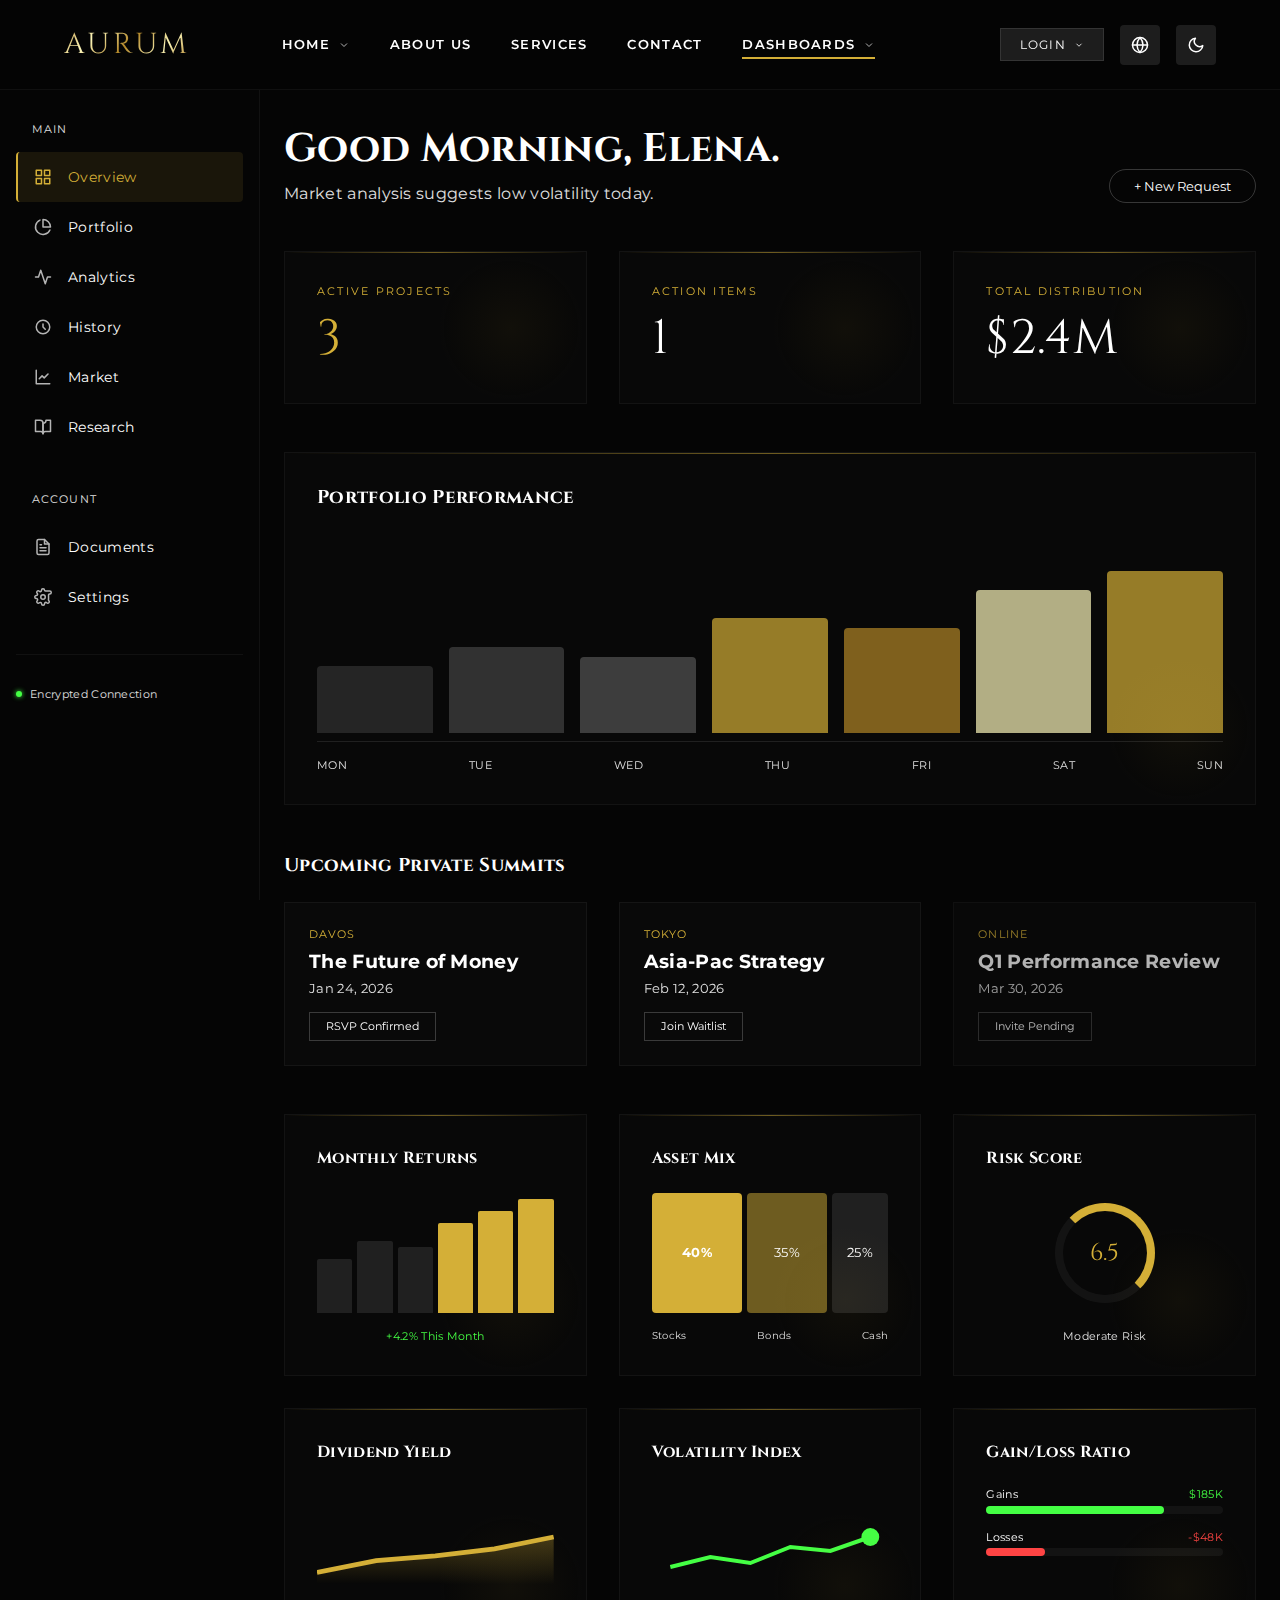
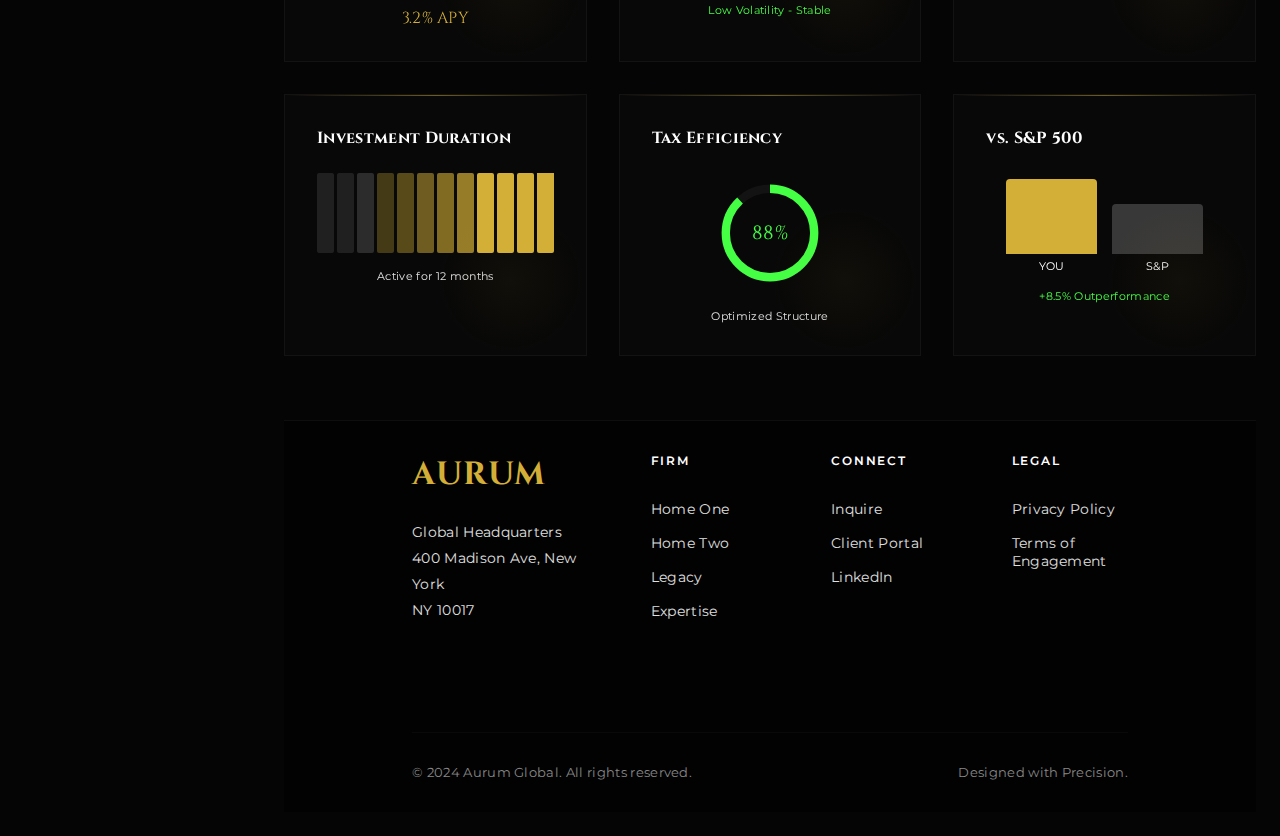
<file: dashboard-user.html>
<!DOCTYPE html>
<html lang="en" data-theme="dark">

<head>
    <meta charset="UTF-8">
    <meta name="viewport" content="width=device-width, initial-scale=1.0">
    <title>Aurum | Client Portal</title>
    <link rel="stylesheet" href="style.css">
    <style>
        .bar-chart {
            display: flex;
            align-items: flex-end;
            height: 200px;
            gap: 1rem;
            border-bottom: 1px solid rgba(255, 255, 255, 0.1);
            padding-bottom: 0.5rem;
        }

        .bar {
            width: 100%;
            border-radius: 4px 4px 0 0;
            transition: height 1s var(--ease-lux);
            opacity: 0.7;
        }

        .bar:hover {
            opacity: 1;
        }

        [data-theme="light"] .bar-chart {
            border-color: rgba(0, 0, 0, 0.1);
        }

        /* Chart Responsive Styles */
        @media (max-width: 1024px) {
            .grid-3 {
                grid-template-columns: repeat(2, 1fr) !important;
            }
            
            .bar-chart {
                height: 150px;
                gap: 0.5rem;
            }
        }

        @media (max-width: 640px) {
            .grid-3, .grid-2 {
                grid-template-columns: 1fr !important;
            }
            
            .bar-chart {
                height: 120px;
                gap: 0.3rem;
            }

            .holo-card {
                padding: 1.5rem !important;
            }

            .holo-card h4 {
                font-size: 0.9rem !important;
            }

            .glass-card {
                padding: 1.5rem !important;
            }
        }

        /* Light Theme Chart Styles */
        [data-theme="light"] svg path {
            stroke: #333;
        }

        [data-theme="light"] svg circle {
            stroke: #333;
        }

        [data-theme="light"] .holo-card {
            background: rgba(255, 255, 255, 0.8);
            border-color: rgba(0, 0, 0, 0.1);
        }

        [data-theme="light"] .glass-card {
            background: rgba(255, 255, 255, 0.8);
            border-color: rgba(0, 0, 0, 0.1);
        }

        [data-theme="light"] .table {
            border-color: rgba(0, 0, 0, 0.1);
        }

        [data-theme="light"] .table th {
            background: rgba(0, 0, 0, 0.05);
            color: #333;
        }

        [data-theme="light"] .table td {
            color: #333;
            border-color: rgba(0, 0, 0, 0.05);
        }

        /* RTL Chart Support */
        [dir="rtl"] .bar-chart {
            flex-direction: row-reverse;
        }

        [dir="rtl"] svg {
            transform: scaleX(-1);
        }

        [dir="rtl"] .grid-3,
        [dir="rtl"] .grid-2 {
            direction: ltr;
        }

        [dir="rtl"] .holo-card h4,
        [dir="rtl"] .holo-card p,
        [dir="rtl"] .holo-card span,
        [dir="rtl"] .glass-card h4,
        [dir="rtl"] .glass-card p {
            direction: rtl;
            text-align: right;
        }

        /* Chart Animation */
        @keyframes pulse {
            0%, 100% { opacity: 1; }
            50% { opacity: 0.6; }
        }

        /* Ensure charts adapt to container */
        svg {
            max-width: 100%;
            height: auto;
        }

        .chart-donut {
            width: 150px;
            height: 150px;
            border-radius: 50%;
            display: flex;
            align-items: center;
            justify-content: center;
            position: relative;
        }

        .chart-content {
            position: absolute;
            font-size: 2rem;
            font-family: var(--font-heading);
            color: var(--gold);
        }

        @media (max-width: 640px) {
            .chart-donut {
                width: 100px;
                height: 100px;
            }

            .chart-content {
                font-size: 1.5rem;
            }
        }

        [data-theme="light"] .chart-content {
            color: #b8860b;
        }

        /* Timeline Scroll */
        .timeline-scroll {
            display: flex;
            gap: 2rem;
            overflow-x: auto;
            padding-bottom: 1rem;
        }

        @media (max-width: 640px) {
            .timeline-scroll {
                flex-direction: column;
            }
        }
    </style>
</head>

<body>
    <!-- Mobile Nav Toggle -->
    <button class="dash-mobile-toggle-btn">
        <svg xmlns="http://www.w3.org/2000/svg" width="24" height="24" viewBox="0 0 24 24" fill="none"
            stroke="currentColor" stroke-width="2" stroke-linecap="round" stroke-linejoin="round">
            <line x1="3" y1="12" x2="21" y2="12"></line>
            <line x1="3" y1="6" x2="21" y2="6"></line>
            <line x1="3" y1="18" x2="21" y2="18"></line>
        </svg>
        Menu
    </button>

    <div class="dash-layout">
        <!-- TOP NAVIGATION BAR (Standard) -->
        <nav class="nav">
            <a href="index.html" class="logo">AURUM</a>
            <div class="nav-links">
                <div class="nav-item">
                    <a href="index.html" class="nav-link">Home <svg viewBox="0 0 24 24" fill="none"
                            stroke="currentColor" stroke-width="2">
                            <path d="M6 9l6 6 6-6" />
                        </svg></a>
                    <div class="dropdown">
                        <a href="index.html" class="dropdown-link">Home One</a>
                        <a href="index2.html" class="dropdown-link">Home Two</a>
                    </div>
                </div>
                <div class="nav-item"><a href="about.html" class="nav-link">About Us</a></div>
                <div class="nav-item"><a href="services.html" class="nav-link">Services</a></div>
                <div class="nav-item"><a href="contact.html" class="nav-link">Contact</a></div>
                <div class="nav-item">
                    <a href="#" class="nav-link active">Dashboards <svg viewBox="0 0 24 24" fill="none"
                            stroke="currentColor" stroke-width="2">
                            <path d="M6 9l6 6 6-6" />
                        </svg></a>
                    <div class="dropdown">
                        <a href="dashboard-user.html" class="dropdown-link">User Dashboard</a>
                        <a href="dashboard-admin.html" class="dropdown-link">Admin Dashboard</a>
                    </div>
                </div>
            </div>
            <div class="nav-actions">
                <div class="nav-auth-wrap">
                    <div class="nav-auth-btn">
                        Login
                        <svg viewBox="0 0 24 24" fill="none" stroke="currentColor" stroke-width="2" width="10"
                            height="10">
                            <path d="M6 9l6 6 6-6" />
                        </svg>
                    </div>
                    <div class="dropdown" style="top: 100%; right: 0; left: auto; margin-top: 10px;">
                        <a href="login.html" class="dropdown-link">Login</a>
                        <a href="register.html" class="dropdown-link">Register</a>
                    </div>
                </div>
                <button class="action-btn" id="rtl-btn-nav" title="Toggle RTL">
                    <svg xmlns="http://www.w3.org/2000/svg" width="18" height="18" viewBox="0 0 24 24" fill="none"
                        stroke="currentColor" stroke-width="2" stroke-linecap="round" stroke-linejoin="round">
                        <circle cx="12" cy="12" r="10"></circle>
                        <line x1="2" y1="12" x2="22" y2="12"></line>
                        <path
                            d="M12 2a15.3 15.3 0 0 1 4 10 15.3 15.3 0 0 1-4 10 15.3 15.3 0 0 1-4-10 15.3 15.3 0 0 1 4-10z">
                        </path>
                    </svg>
                </button>
                <button class="action-btn" id="theme-btn-nav" title="Toggle Theme">
                    <svg width="18" height="18" viewBox="0 0 24 24" fill="none" stroke="currentColor" stroke-width="2"
                        stroke-linecap="round" stroke-linejoin="round">
                        <path d="M21 12.79A9 9 0 1 1 11.21 3 7 7 0 0 0 21 12.79z"></path>
                    </svg>
                </button>
                <div class="menu-trigger">MENU</div>
            </div>
        </nav>

        <!-- SIDEBAR NAVIGATION -->
        <aside class="dash-sidebar">
            <div class="sidebar-menu">
                <div class="sidebar-group">
                    <div class="sidebar-group-title">Main</div>
                    <a href="#" class="sidebar-link active" onclick="showSection('sec-overview', this); return false;">
                        <svg xmlns="http://www.w3.org/2000/svg" width="24" height="24" viewBox="0 0 24 24" fill="none"
                            stroke="currentColor" stroke-width="2" stroke-linecap="round" stroke-linejoin="round">
                            <rect x="3" y="3" width="7" height="7"></rect>
                            <rect x="14" y="3" width="7" height="7"></rect>
                            <rect x="14" y="14" width="7" height="7"></rect>
                            <rect x="3" y="14" width="7" height="7"></rect>
                        </svg>
                        Overview
                    </a>
                    <a href="#" class="sidebar-link" onclick="showSection('sec-portfolio', this); return false;">
                        <svg xmlns="http://www.w3.org/2000/svg" width="24" height="24" viewBox="0 0 24 24" fill="none"
                            stroke="currentColor" stroke-width="2" stroke-linecap="round" stroke-linejoin="round">
                            <path d="M21.21 15.89A10 10 0 1 1 8 2.83"></path>
                            <path d="M22 12A10 10 0 0 0 12 2v10z"></path>
                        </svg>
                        Portfolio
                    </a>
                    <a href="#" class="sidebar-link" onclick="showSection('sec-analytics', this); return false;">
                        <svg xmlns="http://www.w3.org/2000/svg" width="24" height="24" viewBox="0 0 24 24" fill="none"
                            stroke="currentColor" stroke-width="2" stroke-linecap="round" stroke-linejoin="round">
                            <path d="M22 12h-4l-3 9L9 3l-3 9H2"></path>
                        </svg>
                        Analytics
                    </a>
                    <a href="#" class="sidebar-link" onclick="showSection('sec-history', this); return false;">
                        <svg xmlns="http://www.w3.org/2000/svg" width="24" height="24" viewBox="0 0 24 24" fill="none"
                            stroke="currentColor" stroke-width="2" stroke-linecap="round" stroke-linejoin="round">
                            <path d="M12 8v4l3 3m6-3a9 9 0 11-18 0 9 9 0 0118 0z" />
                        </svg>
                        History
                    </a>
                    <a href="#" class="sidebar-link" onclick="showSection('sec-market', this); return false;">
                        <svg xmlns="http://www.w3.org/2000/svg" width="24" height="24" viewBox="0 0 24 24" fill="none"
                            stroke="currentColor" stroke-width="2" stroke-linecap="round" stroke-linejoin="round">
                            <path d="M3 3v18h18" />
                            <path d="M18.7 8l-5.1 5.2-2.8-2.7L7 14.3" />
                        </svg>
                        Market
                    </a>
                    <a href="#" class="sidebar-link" onclick="showSection('sec-research', this); return false;">
                        <svg xmlns="http://www.w3.org/2000/svg" width="24" height="24" viewBox="0 0 24 24" fill="none"
                            stroke="currentColor" stroke-width="2" stroke-linecap="round" stroke-linejoin="round">
                            <path d="M2 3h6a4 4 0 0 1 4 4v14a3 3 0 0 0-3-3H2z"></path>
                            <path d="M22 3h-6a4 4 0 0 1-4 4v14a3 3 0 0 1 3-3h7z"></path>
                        </svg>
                        Research
                    </a>

                </div>
                <div class="sidebar-group">
                    <div class="sidebar-group-title">Account</div>
                    <a href="#" class="sidebar-link" onclick="showSection('sec-documents', this); return false;">
                        <svg xmlns="http://www.w3.org/2000/svg" width="24" height="24" viewBox="0 0 24 24" fill="none"
                            stroke="currentColor" stroke-width="2" stroke-linecap="round" stroke-linejoin="round">
                            <path d="M14 2H6a2 2 0 0 0-2 2v16a2 2 0 0 0 2 2h12a2 2 0 0 0 2-2V8z"></path>
                            <polyline points="14 2 14 8 20 8"></polyline>
                            <line x1="16" y1="13" x2="8" y2="13"></line>
                            <line x1="16" y1="17" x2="8" y2="17"></line>
                            <polyline points="10 9 9 9 8 9"></polyline>
                        </svg>
                        Documents
                    </a>
                    <a href="#" class="sidebar-link" onclick="showSection('sec-settings', this); return false;">
                        <svg xmlns="http://www.w3.org/2000/svg" width="24" height="24" viewBox="0 0 24 24" fill="none"
                            stroke="currentColor" stroke-width="2" stroke-linecap="round" stroke-linejoin="round">
                            <circle cx="12" cy="12" r="3"></circle>
                            <path
                                d="M19.4 15a1.65 1.65 0 0 0 .33 1.82l.06.06a2 2 0 0 1 0 2.83 2 2 0 0 1-2.83 0l-.06-.06a1.65 1.65 0 0 0-1.82-.33 1.65 1.65 0 0 0-1 1.51V21a2 2 0 0 1-2 2 2 2 0 0 1-2-2v-.09A1.65 1.65 0 0 0 9 19.4a1.65 1.65 0 0 0-1.82.33l-.06.06a2 2 0 0 1-2.83 0 2 2 0 0 1 0-2.83l.06-.06a1.65 1.65 0 0 0 .33-1.82 1.65 1.65 0 0 0-1.51-1H3a2 2 0 0 1-2-2 2 2 0 0 1 2-2h.09A1.65 1.65 0 0 0 4.6 9a1.65 1.65 0 0 0-.33-1.82l-.06-.06a2 2 0 0 1 0-2.83 2 2 0 0 1 2.83 0l.06.06a1.65 1.65 0 0 0 1.82.33H9a1.65 1.65 0 0 0 1-1.51V3a2 2 0 0 1 2-2 2 2 0 0 1 2 2v.09a1.65 1.65 0 0 0 1.51 1H21a2 2 0 0 1 2 2 2 2 0 0 1-2 2h-.09a1.65 1.65 0 0 0-1.51 1z">
                            </path>
                        </svg>
                        Settings
                    </a>
                </div>
            </div>
            <div class="sidebar-footer">
                <div style="font-size: 0.7rem; color: #e0e0e0; display: flex; align-items: center; gap: 0.5rem;">
                    <span
                        style="width: 6px; height: 6px; background: #44ff44; border-radius: 50%; box-shadow: 0 0 5px #44ff44;"></span>
                    Encrypted Connection
                </div>
            </div>
        </aside>

        <!-- Main Content -->
        <main class="dash-main">
            <!-- Header -->
            <div style="display: flex; justify-content: space-between; align-items: flex-end; margin-bottom: 3rem;">
                <div>
                    <span class="display-text"> </span>
                    <span class="display-text"> </span>
                    <h2 class="h2-title" style="margin-bottom: 0; font-size: 2.5rem;">Good Morning, Elena.</h2>
                    <p style="color: var(--text-muted); margin-top: 0.5rem;">Market analysis suggests low volatility
                        today.</p>
                </div>
                <div>
                    <button class="btn-outline" style="border-radius: 99px; padding: 0.5rem 1.5rem;">+ New
                        Request</button>
                </div>
            </div>

            <!-- SECTION: OVERVIEW -->
            <div id="sec-overview" class="dash-section">
                <!-- Top Stats - Holographic -->
                <div class="grid-3" style="margin-bottom: 3rem;">
                    <div class="holo-card" style="padding: 2rem;">
                        <span class="display-text">Active Projects</span>
                        <div style="font-size: 3rem; font-family: var(--font-heading); color: var(--gold);">3</div>
                    </div>
                    <div class="holo-card" style="padding: 2rem;">
                        <span class="display-text">Action Items</span>
                        <div style="font-size: 3rem; font-family: var(--font-heading);">1</div>
                    </div>
                    <div class="holo-card" style="padding: 2rem;">
                        <span class="display-text">Total Distribution</span>
                        <div style="font-size: 3rem; font-family: var(--font-heading);">$2.4M</div>
                    </div>
                </div>

                <!-- PERFORMANCE CHART -->
                <div class="holo-card"
                    style="padding: 2rem; display: flex; flex-direction: column; justify-content: flex-end; margin-bottom: 3rem;">
                    <h3 style="margin-bottom: 2rem; font-family: var(--font-heading);">Portfolio Performance</h3>
                    <div class="bar-chart">
                        <div class="bar" style="height: 35%; background: #333;"></div>
                        <div class="bar" style="height: 45%; background: #444;"></div>
                        <div class="bar" style="height: 40%; background: #555;"></div>
                        <div class="bar" style="height: 60%; background: var(--gold);"></div>
                        <div class="bar" style="height: 55%; background: #b38728;"></div>
                        <div class="bar" style="height: 75%; background: #fcf6ba;"></div>
                        <div class="bar" style="height: 85%; background: var(--gold);"></div>
                    </div>
                    <div
                        style="display: flex; justify-content: space-between; margin-top: 1rem; font-size: 0.7rem; color: var(--text-muted); text-transform: uppercase;">
                        <span>Mon</span><span>Tue</span><span>Wed</span><span>Thu</span><span>Fri</span><span>Sat</span><span>Sun</span>
                    </div>
                </div>

                <!-- PRIVATE EVENTS -->
                <div style="margin-top: 3rem;">
                    <h3 style="margin-bottom: 1.5rem; font-family: var(--font-heading);">Upcoming Private Summits</h3>
                    <div class="grid-3" style="grid-template-columns: repeat(auto-fit, minmax(300px, 1fr));">
                        <div class="glass-card" style="padding: 1.5rem; position: relative; overflow: hidden;">
                            <div
                                style="font-size: 0.7rem; color: var(--gold); letter-spacing: 0.1em; margin-bottom: 0.5rem;">
                                DAVOS</div>
                            <h4 style="font-size: 1.2rem; margin-bottom: 0.5rem;">The Future of Money</h4>
                            <p style="font-size: 0.8rem; color: var(--text-muted); margin-bottom: 1rem;">Jan 24, 2026
                            </p>
                            <button class="btn-outline" style="font-size: 0.7rem; padding: 0.4rem 1rem;">RSVP
                                Confirmed</button>
                        </div>
                        <div class="glass-card" style="padding: 1.5rem; position: relative; overflow: hidden;">
                            <div
                                style="font-size: 0.7rem; color: var(--gold); letter-spacing: 0.1em; margin-bottom: 0.5rem;">
                                TOKYO</div>
                            <h4 style="font-size: 1.2rem; margin-bottom: 0.5rem;">Asia-Pac Strategy</h4>
                            <p style="font-size: 0.8rem; color: var(--text-muted); margin-bottom: 1rem;">Feb 12, 2026
                            </p>
                            <button class="btn-outline" style="font-size: 0.7rem; padding: 0.4rem 1rem;">Join
                                Waitlist</button>
                        </div>
                        <div class="glass-card"
                            style="padding: 1.5rem; position: relative; overflow: hidden; opacity: 0.7;">
                            <div
                                style="font-size: 0.7rem; color: var(--gold); letter-spacing: 0.1em; margin-bottom: 0.5rem;">
                                ONLINE</div>
                            <h4 style="font-size: 1.2rem; margin-bottom: 0.5rem;">Q1 Performance Review</h4>
                            <p style="font-size: 0.8rem; color: var(--text-muted); margin-bottom: 1rem;">Mar 30, 2026
                            </p>
                            <button class="btn-outline" style="font-size: 0.7rem; padding: 0.4rem 1rem;" disabled>Invite
                                Pending</button>
                        </div>
                    </div>
                </div>

                <!-- Additional Overview Charts -->
                <div class="grid-3" style="margin-top: 3rem;">
                    <!-- Chart 1: Monthly Returns -->
                    <div class="holo-card" style="padding: 2rem;">
                        <h4 style="margin-bottom: 1.5rem; font-family: var(--font-heading); font-size: 1rem;">Monthly Returns</h4>
                        <div style="height: 120px; display: flex; align-items: flex-end; gap: 5px;">
                            <div style="width: 100%; height: 45%; background: rgba(255,255,255,0.1); border-radius: 2px 2px 0 0;"></div>
                            <div style="width: 100%; height: 60%; background: rgba(255,255,255,0.1); border-radius: 2px 2px 0 0;"></div>
                            <div style="width: 100%; height: 55%; background: rgba(255,255,255,0.1); border-radius: 2px 2px 0 0;"></div>
                            <div style="width: 100%; height: 75%; background: var(--gold); border-radius: 2px 2px 0 0;"></div>
                            <div style="width: 100%; height: 85%; background: var(--gold); border-radius: 2px 2px 0 0;"></div>
                            <div style="width: 100%; height: 95%; background: var(--gold); border-radius: 2px 2px 0 0;"></div>
                        </div>
                        <p style="text-align: center; font-size: 0.7rem; color: #44ff44; margin-top: 1rem;">+4.2% This Month</p>
                    </div>

                    <!-- Chart 2: Asset Allocation -->
                    <div class="holo-card" style="padding: 2rem;">
                        <h4 style="margin-bottom: 1.5rem; font-family: var(--font-heading); font-size: 1rem;">Asset Mix</h4>
                        <div style="height: 120px; display: flex; gap: 5px;">
                            <div style="width: 40%; background: var(--gold); border-radius: 4px; display: flex; align-items: center; justify-content: center; font-size: 0.8rem; font-weight: bold;">
                                40%
                            </div>
                            <div style="width: 35%; background: rgba(212, 175, 55, 0.5); border-radius: 4px; display: flex; align-items: center; justify-content: center; font-size: 0.8rem;">
                                35%
                            </div>
                            <div style="width: 25%; background: rgba(255,255,255,0.1); border-radius: 4px; display: flex; align-items: center; justify-content: center; font-size: 0.8rem;">
                                25%
                            </div>
                        </div>
                        <div style="display: flex; justify-content: space-between; font-size: 0.65rem; margin-top: 1rem; color: var(--text-muted);">
                            <span>Stocks</span><span>Bonds</span><span>Cash</span>
                        </div>
                    </div>

                    <!-- Chart 3: Risk Score -->
                    <div class="holo-card" style="padding: 2rem;">
                        <h4 style="margin-bottom: 1.5rem; font-family: var(--font-heading); font-size: 1rem;">Risk Score</h4>
                        <div style="height: 120px; display: flex; align-items: center; justify-content: center;">
                            <div style="width: 100px; height: 100px; border-radius: 50%; border: 8px solid rgba(255,255,255,0.05); 
                                border-top-color: var(--gold); border-right-color: var(--gold); display: flex; align-items: center; 
                                justify-content: center; font-family: var(--font-heading); font-size: 1.5rem; color: var(--gold);">
                                6.5
                            </div>
                        </div>
                        <p style="text-align: center; font-size: 0.7rem; color: var(--text-muted); margin-top: 1rem;">Moderate Risk</p>
                    </div>

                    <!-- Chart 4: Dividend Income -->
                    <div class="holo-card" style="padding: 2rem;">
                        <h4 style="margin-bottom: 1.5rem; font-family: var(--font-heading); font-size: 1rem;">Dividend Yield</h4>
                        <svg viewBox="0 0 100 40" style="width: 100%; height: 100px;">
                            <defs>
                                <linearGradient id="divGrad" x1="0%" y1="0%" x2="0%" y2="100%">
                                    <stop offset="0%" style="stop-color:var(--gold);stop-opacity:0.3" />
                                    <stop offset="100%" style="stop-color:var(--gold);stop-opacity:0" />
                                </linearGradient>
                            </defs>
                            <path d="M0,35 L25,30 L50,28 L75,25 L100,20" fill="none" stroke="var(--gold)" stroke-width="2" />
                            <path d="M0,35 L25,30 L50,28 L75,25 L100,20 V40 H0 Z" fill="url(#divGrad)" />
                        </svg>
                        <div style="text-align: center; font-size: 1rem; color: var(--gold); margin-top: 1rem; font-family: var(--font-heading);">3.2% APY</div>
                    </div>

                    <!-- Chart 5: Portfolio Volatility -->
                    <div class="holo-card" style="padding: 2rem;">
                        <h4 style="margin-bottom: 1.5rem; font-family: var(--font-heading); font-size: 1rem;">Volatility Index</h4>
                        <div style="height: 100px; position: relative;">
                            <svg viewBox="0 0 100 50" style="width: 100%; height: 100%;">
                                <path d="M0,40 L20,35 L40,38 L60,30 L80,32 L100,25" fill="none" stroke="#44ff44" stroke-width="2" />
                                <circle cx="100" cy="25" r="3" fill="#44ff44">
                                    <animate attributeName="r" values="3;5;3" dur="2s" repeatCount="indefinite" />
                                </circle>
                            </svg>
                        </div>
                        <p style="text-align: center; font-size: 0.7rem; color: #44ff44; margin-top: 1rem;">Low Volatility - Stable</p>
                    </div>

                    <!-- Chart 6: Gain/Loss Distribution -->
                    <div class="holo-card" style="padding: 2rem;">
                        <h4 style="margin-bottom: 1.5rem; font-family: var(--font-heading); font-size: 1rem;">Gain/Loss Ratio</h4>
                        <div style="display: flex; flex-direction: column; gap: 1rem;">
                            <div>
                                <div style="display: flex; justify-content: space-between; font-size: 0.7rem; margin-bottom: 0.3rem;">
                                    <span>Gains</span><span style="color: #44ff44;">$185K</span>
                                </div>
                                <div style="width: 100%; height: 8px; background: rgba(255,255,255,0.05); border-radius: 4px;">
                                    <div style="width: 75%; height: 100%; background: #44ff44; border-radius: 4px;"></div>
                                </div>
                            </div>
                            <div>
                                <div style="display: flex; justify-content: space-between; font-size: 0.7rem; margin-bottom: 0.3rem;">
                                    <span>Losses</span><span style="color: #ff4444;">-$48K</span>
                                </div>
                                <div style="width: 100%; height: 8px; background: rgba(255,255,255,0.05); border-radius: 4px;">
                                    <div style="width: 25%; height: 100%; background: #ff4444; border-radius: 4px;"></div>
                                </div>
                            </div>
                        </div>
                    </div>

                    <!-- Chart 7: Investment Timeline -->
                    <div class="holo-card" style="padding: 2rem;">
                        <h4 style="margin-bottom: 1.5rem; font-family: var(--font-heading); font-size: 1rem;">Investment Duration</h4>
                        <div style="display: grid; grid-template-columns: repeat(12, 1fr); gap: 3px; height: 80px;">
                            <div style="background: rgba(255,255,255,0.1); border-radius: 2px;" title="Jan"></div>
                            <div style="background: rgba(255,255,255,0.1); border-radius: 2px;" title="Feb"></div>
                            <div style="background: rgba(255,255,255,0.15); border-radius: 2px;" title="Mar"></div>
                            <div style="background: rgba(212, 175, 55, 0.3); border-radius: 2px;" title="Apr"></div>
                            <div style="background: rgba(212, 175, 55, 0.4); border-radius: 2px;" title="May"></div>
                            <div style="background: rgba(212, 175, 55, 0.5); border-radius: 2px;" title="Jun"></div>
                            <div style="background: rgba(212, 175, 55, 0.6); border-radius: 2px;" title="Jul"></div>
                            <div style="background: rgba(212, 175, 55, 0.7); border-radius: 2px;" title="Aug"></div>
                            <div style="background: var(--gold); border-radius: 2px;" title="Sep"></div>
                            <div style="background: var(--gold); border-radius: 2px;" title="Oct"></div>
                            <div style="background: var(--gold); border-radius: 2px;" title="Nov"></div>
                            <div style="background: var(--gold); border-radius: 2px;" title="Dec">
                                <div style="width: 100%; height: 5px; background: var(--gold); animation: pulse 2s infinite;"></div>
                            </div>
                        </div>
                        <p style="text-align: center; font-size: 0.7rem; color: var(--text-muted); margin-top: 1rem;">Active for 12 months</p>
                    </div>

                    <!-- Chart 8: Tax Efficiency -->
                    <div class="holo-card" style="padding: 2rem;">
                        <h4 style="margin-bottom: 1.5rem; font-family: var(--font-heading); font-size: 1rem;">Tax Efficiency</h4>
                        <div style="height: 120px; display: flex; align-items: center; justify-content: center; position: relative;">
                            <svg viewBox="0 0 36 36" style="width: 100px; height: 100px;">
                                <circle cx="18" cy="18" r="15.9155" fill="none" stroke="rgba(255,255,255,0.05)" stroke-width="3" />
                                <circle cx="18" cy="18" r="15.9155" fill="none" stroke="#44ff44" stroke-width="3" 
                                    stroke-dasharray="88, 100" transform="rotate(-90 18 18)" />
                            </svg>
                            <div style="position: absolute; font-family: var(--font-heading); font-size: 1.2rem; color: #44ff44;">
                                88%
                            </div>
                        </div>
                        <p style="text-align: center; font-size: 0.7rem; color: var(--text-muted); margin-top: 1rem;">Optimized Structure</p>
                    </div>

                    <!-- Chart 9: Benchmark Comparison -->
                    <div class="holo-card" style="padding: 2rem;">
                        <h4 style="margin-bottom: 1.5rem; font-family: var(--font-heading); font-size: 1rem;">vs. S&P 500</h4>
                        <div style="height: 100px; display: flex; align-items: flex-end; gap: 15px; padding: 0 20px;">
                            <div style="width: 100%; display: flex; flex-direction: column; align-items: center;">
                                <div style="width: 100%; height: 75px; background: var(--gold); border-radius: 4px 4px 0 0;"></div>
                                <span style="font-size: 0.7rem; margin-top: 5px;">YOU</span>
                            </div>
                            <div style="width: 100%; display: flex; flex-direction: column; align-items: center;">
                                <div style="width: 100%; height: 50px; background: rgba(255,255,255,0.2); border-radius: 4px 4px 0 0;"></div>
                                <span style="font-size: 0.7rem; margin-top: 5px;">S&P</span>
                            </div>
                        </div>
                        <p style="text-align: center; font-size: 0.7rem; color: #44ff44; margin-top: 1rem;">+8.5% Outperformance</p>
                    </div>
                </div>
            </div>

            <!-- SECTION: PORTFOLIO -->
            <div id="sec-portfolio" class="dash-section" style="display: none;">
                <div class="grid-2" style="align-items: stretch; margin-bottom: 3rem;">
                    <!-- Asset Allocation -->
                    <div class="holo-card"
                        style="padding: 2rem; display: flex; flex-direction: column; align-items: center; justify-content: center;">
                        <div style="text-align: center; margin-bottom: 2rem;">
                            <h3 style="font-family: var(--font-heading); margin-bottom: 0.5rem;">Allocations</h3>
                            <p style="font-size: 0.8rem; color: #e0e0e0;">Current portfolio distribution by sector.</p>
                        </div>
                        <div class="chart-donut"
                            style="background: conic-gradient(var(--gold) 0% 65%, rgba(255,255,255,0.1) 65% 100%);">
                            <div class="chart-content">65%</div>
                        </div>
                        <div
                            style="margin-top: 2rem; display: flex; gap: 2rem; font-size: 0.75rem; text-transform: uppercase; letter-spacing: 0.1em;">
                            <div style="display: flex; align-items: center; gap: 0.5rem;">
                                <div style="width: 8px; height: 8px; background: var(--gold); border-radius: 50%;">
                                </div>
                                <span>Sovereign Assets</span>
                            </div>
                            <div style="display: flex; align-items: center; gap: 0.5rem;">
                                <div
                                    style="width: 8px; height: 8px; background: rgba(255,255,255,0.1); border-radius: 50%;">
                                </div>
                                <span>Ventures</span>
                            </div>
                        </div>
                    </div>

                    <!-- Strategic Roadmap -->
                    <div class="holo-card" style="padding: 2rem; display: flex; flex-direction: column;">
                        <h3 style="font-family: var(--font-heading); margin-bottom: 1.5rem;">Strategic Roadmap</h3>
                        <div class="timeline-scroll">
                            <div class="">
                                <span class="display-text" style="color: var(--text-primary); font-size: 0.6rem;">Q3
                                    2024</span>
                                <h4 style="font-size: 1rem; margin-bottom: 0.5rem;">Initial Audit</h4>
                                <p style="font-size: 0.8rem; color: var(--text-muted); width: 150px;">Complete forensic
                                    analysis
                                    of
                                    holding structures.</p>
                            </div>
                            <div class="">
                                <span class="display-text" style="color: var(--text-primary); font-size: 0.6rem;">Q4
                                    2024</span>
                                <h4 style="font-size: 1rem; margin-bottom: 0.5rem;">Market Entry</h4>
                                <p style="font-size: 0.8rem; color: var(--text-muted); width: 150px;">First tranche
                                    capital
                                    deployment
                                    into Asian markets.</p>
                            </div>
                            <div class="">
                                <span class="display-text" style="color: var(--text-primary); font-size: 0.6rem;">Q2
                                    2025</span>
                                <h4 style="font-size: 1rem; margin-bottom: 0.5rem;">Expansion</h4>
                                <p style="font-size: 0.8rem; color: var(--text-muted); width: 150px;">Scale operations
                                    to reach
                                    $10B
                                    AUM
                                    target.</p>
                            </div>
                        </div>
                    </div>
                </div>

                <!-- Additional Portfolio Charts -->
                <div class="grid-3" style="margin-top: 3rem;">
                    <!-- Chart 1: Top Holdings -->
                    <div class="holo-card" style="padding: 2rem;">
                        <h4 style="margin-bottom: 1.5rem; font-family: var(--font-heading); font-size: 1rem;">Top 5 Holdings</h4>
                        <div style="display: flex; flex-direction: column; gap: 0.8rem;">
                            <div>
                                <div style="display: flex; justify-content: space-between; font-size: 0.7rem; margin-bottom: 0.3rem;">
                                    <span>Tech ETF</span><span style="color: var(--gold);">18%</span>
                                </div>
                                <div style="width: 100%; height: 6px; background: rgba(255,255,255,0.05); border-radius: 3px;">
                                    <div style="width: 18%; height: 100%; background: var(--gold); border-radius: 3px;"></div>
                                </div>
                            </div>
                            <div>
                                <div style="display: flex; justify-content: space-between; font-size: 0.7rem; margin-bottom: 0.3rem;">
                                    <span>Bonds</span><span>15%</span>
                                </div>
                                <div style="width: 100%; height: 6px; background: rgba(255,255,255,0.05); border-radius: 3px;">
                                    <div style="width: 15%; height: 100%; background: rgba(212, 175, 55, 0.6); border-radius: 3px;"></div>
                                </div>
                            </div>
                            <div>
                                <div style="display: flex; justify-content: space-between; font-size: 0.7rem; margin-bottom: 0.3rem;">
                                    <span>Real Estate</span><span>12%</span>
                                </div>
                                <div style="width: 100%; height: 6px; background: rgba(255,255,255,0.05); border-radius: 3px;">
                                    <div style="width: 12%; height: 100%; background: rgba(255,255,255,0.2); border-radius: 3px;"></div>
                                </div>
                            </div>
                            <div>
                                <div style="display: flex; justify-content: space-between; font-size: 0.7rem; margin-bottom: 0.3rem;">
                                    <span>Commodities</span><span>10%</span>
                                </div>
                                <div style="width: 100%; height: 6px; background: rgba(255,255,255,0.05); border-radius: 3px;">
                                    <div style="width: 10%; height: 100%; background: rgba(255,255,255,0.15); border-radius: 3px;"></div>
                                </div>
                            </div>
                            <div>
                                <div style="display: flex; justify-content: space-between; font-size: 0.7rem; margin-bottom: 0.3rem;">
                                    <span>Crypto</span><span>8%</span>
                                </div>
                                <div style="width: 100%; height: 6px; background: rgba(255,255,255,0.05); border-radius: 3px;">
                                    <div style="width: 8%; height: 100%; background: rgba(255,255,255,0.1); border-radius: 3px;"></div>
                                </div>
                            </div>
                        </div>
                    </div>

                    <!-- Chart 2: Rebalancing Recommendation -->
                    <div class="holo-card" style="padding: 2rem;">
                        <h4 style="margin-bottom: 1.5rem; font-family: var(--font-heading); font-size: 1rem;">Rebalancing Need</h4>
                        <div style="height: 100px; display: flex; align-items: center; justify-content: center;">
                            <div style="width: 90px; height: 90px; border-radius: 50%; border: 6px solid rgba(255,255,255,0.05); 
                                border-top-color: #44ff44; display: flex; align-items: center; justify-content: center; 
                                font-family: var(--font-heading); font-size: 1.2rem; color: #44ff44;">
                                LOW
                            </div>
                        </div>
                        <p style="text-align: center; font-size: 0.7rem; color: var(--text-muted); margin-top: 1rem;">Portfolio is well balanced</p>
                    </div>

                    <!-- Chart 3: Cash Position -->
                    <div class="holo-card" style="padding: 2rem;">
                        <h4 style="margin-bottom: 1.5rem; font-family: var(--font-heading); font-size: 1rem;">Cash Reserve</h4>
                        <svg viewBox="0 0 100 40" style="width: 100%; height: 100px;">
                            <defs>
                                <linearGradient id="cashGrad" x1="0%" y1="0%" x2="0%" y2="100%">
                                    <stop offset="0%" style="stop-color:#44ff44;stop-opacity:0.3" />
                                    <stop offset="100%" style="stop-color:#44ff44;stop-opacity:0" />
                                </linearGradient>
                            </defs>
                            <path d="M0,30 L25,28 L50,25 L75,26 L100,24" fill="none" stroke="#44ff44" stroke-width="2" />
                            <path d="M0,30 L25,28 L50,25 L75,26 L100,24 V40 H0 Z" fill="url(#cashGrad)" />
                        </svg>
                        <div style="text-align: center; font-size: 1.1rem; color: #44ff44; margin-top: 1rem; font-family: var(--font-heading);">$425K</div>
                    </div>

                    <!-- Chart 4: Sector Weights -->
                    <div class="holo-card" style="padding: 2rem;">
                        <h4 style="margin-bottom: 1.5rem; font-family: var(--font-heading); font-size: 1rem;">Sector Weights</h4>
                        <div style="height: 100px; display: flex; align-items: flex-end; gap: 6px;">
                            <div style="width: 100%; height: 70%; background: var(--gold); border-radius: 2px 2px 0 0;"></div>
                            <div style="width: 100%; height: 50%; background: rgba(212, 175, 55, 0.7); border-radius: 2px 2px 0 0;"></div>
                            <div style="width: 100%; height: 85%; background: var(--gold); border-radius: 2px 2px 0 0;"></div>
                            <div style="width: 100%; height: 40%; background: rgba(255,255,255,0.15); border-radius: 2px 2px 0 0;"></div>
                            <div style="width: 100%; height: 60%; background: rgba(212, 175, 55, 0.5); border-radius: 2px 2px 0 0;"></div>
                        </div>
                        <div style="display: flex; justify-content: space-between; font-size: 0.55rem; margin-top: 0.5rem; color: var(--text-muted);">
                            <span>TECH</span><span>FIN</span><span>HEALTH</span><span>CONS</span><span>IND</span>
                        </div>
                    </div>

                    <!-- Chart 5: Projected Growth -->
                    <div class="holo-card" style="padding: 2rem;">
                        <h4 style="margin-bottom: 1.5rem; font-family: var(--font-heading); font-size: 1rem;">12-Month Projection</h4>
                        <div style="height: 100px; position: relative;">
                            <svg viewBox="0 0 100 50" style="width: 100%; height: 100%;">
                                <defs>
                                    <linearGradient id="projGrad" x1="0%" y1="0%" x2="0%" y2="100%">
                                        <stop offset="0%" style="stop-color:var(--gold);stop-opacity:0.4" />
                                        <stop offset="100%" style="stop-color:var(--gold);stop-opacity:0" />
                                    </linearGradient>
                                </defs>
                                <path d="M0,40 L25,35 L50,28 L75,22 L100,15" fill="none" stroke="var(--gold)" stroke-width="2" stroke-dasharray="5,3" />
                                <path d="M0,40 L25,35 L50,28 L75,22 L100,15 V50 H0 Z" fill="url(#projGrad)" />
                            </svg>
                        </div>
                        <div style="text-align: center; font-size: 0.9rem; color: var(--gold); margin-top: 1rem; font-family: var(--font-heading);">+$380K Est.</div>
                    </div>

                    <!-- Chart 6: Investment Style -->
                    <div class="holo-card" style="padding: 2rem;">
                        <h4 style="margin-bottom: 1.5rem; font-family: var(--font-heading); font-size: 1rem;">Style Analysis</h4>
                        <div style="height: 100px; display: flex; gap: 8px;">
                            <div style="width: 30%; background: var(--gold); border-radius: 4px; display: flex; align-items: center; justify-content: center; font-size: 0.7rem; font-weight: bold;">
                                GROWTH
                            </div>
                            <div style="width: 50%; background: rgba(212, 175, 55, 0.5); border-radius: 4px; display: flex; align-items: center; justify-content: center; font-size: 0.7rem;">
                                BLEND
                            </div>
                            <div style="width: 20%; background: rgba(255,255,255,0.1); border-radius: 4px; display: flex; align-items: center; justify-content: center; font-size: 0.7rem;">
                                VALUE
                            </div>
                        </div>
                        <div style="display: flex; justify-content: space-between; font-size: 0.65rem; margin-top: 1rem; color: var(--text-muted);">
                            <span>30%</span><span>50%</span><span>20%</span>
                        </div>
                    </div>

                    <!-- Chart 7: Geographic Exposure -->
                    <div class="holo-card" style="padding: 2rem;">
                        <h4 style="margin-bottom: 1.5rem; font-family: var(--font-heading); font-size: 1rem;">Geographic Mix</h4>
                        <div style="height: 100px; display: flex; align-items: center; justify-content: center; position: relative;">
                            <svg viewBox="0 0 36 36" style="width: 100px; height: 100px;">
                                <circle cx="18" cy="18" r="15.9155" fill="none" stroke="rgba(255,255,255,0.05)" stroke-width="3" />
                                <circle cx="18" cy="18" r="15.9155" fill="none" stroke="var(--gold)" stroke-width="3" 
                                    stroke-dasharray="45, 100" transform="rotate(-90 18 18)" />
                                <circle cx="18" cy="18" r="15.9155" fill="none" stroke="#44ff44" stroke-width="3" 
                                    stroke-dasharray="30, 100" transform="rotate(72 18 18)" />
                                <circle cx="18" cy="18" r="15.9155" fill="none" stroke="orange" stroke-width="3" 
                                    stroke-dasharray="25, 100" transform="rotate(180 18 18)" />
                            </svg>
                        </div>
                        <div style="display: flex; gap: 1rem; justify-content: center; font-size: 0.6rem; margin-top: 1rem;">
                            <span>🇺🇸 45%</span><span>🇪🇺 30%</span><span>🌏 25%</span>
                        </div>
                    </div>

                    <!-- Chart 8: ESG Score -->
                    <div class="holo-card" style="padding: 2rem;">
                        <h4 style="margin-bottom: 1.5rem; font-family: var(--font-heading); font-size: 1rem;">ESG Rating</h4>
                        <div style="display: grid; grid-template-columns: repeat(5, 1fr); gap: 4px; height: 60px;">
                            <div style="background: #44ff44; border-radius: 2px;"></div>
                            <div style="background: #44ff44; border-radius: 2px;"></div>
                            <div style="background: #44ff44; border-radius: 2px;"></div>
                            <div style="background: var(--gold); border-radius: 2px;"></div>
                            <div style="background: rgba(255,255,255,0.1); border-radius: 2px;"></div>
                        </div>
                        <p style="text-align: center; font-size: 1rem; color: var(--gold); margin-top: 1.5rem; font-family: var(--font-heading);">
                            B+ Rating
                        </p>
                    </div>
                </div>
            </div>

            <!-- SECTION: ANALYTICS -->
            <div id="sec-analytics" class="dash-section" style="display: none;">
                <h3 style="margin-bottom: 1.5rem; font-family: var(--font-heading);">Performance Analytics</h3>
                <div class="holo-card" style="padding: 2rem; margin-bottom: 3rem;">
                    <div
                        style="display: flex; justify-content: space-between; align-items: center; margin-bottom: 2rem;">
                        <div>
                            <span class="display-text">Annual Growth</span>
                            <div style="font-size: 2rem; font-family: var(--font-heading); color: #44ff44;">+24.8%</div>
                        </div>
                        <div style="display: flex; gap: 1rem;">
                            <button class="btn-outline"
                                style="padding: 0.3rem 0.8rem; font-size: 0.7rem; border-color: var(--gold); color: var(--gold);">12M</button>
                            <button class="btn-outline" style="padding: 0.3rem 0.8rem; font-size: 0.7rem;">6M</button>
                            <button class="btn-outline" style="padding: 0.3rem 0.8rem; font-size: 0.7rem;">1M</button>
                        </div>
                    </div>
                    <!-- CSS/SVG Line Chart -->
                    <div
                        style="position: relative; height: 300px; width: 100%; border-left: 1px solid rgba(255,255,255,0.1); border-bottom: 1px solid rgba(255,255,255,0.1);">
                        <svg viewBox="0 0 1000 300" style="width: 100%; height: 100%; overflow: visible;">
                            <defs>
                                <linearGradient id="grad1" x1="0%" y1="0%" x2="0%" y2="100%">
                                    <stop offset="0%" style="stop-color:var(--gold);stop-opacity:0.2" />
                                    <stop offset="100%" style="stop-color:var(--gold);stop-opacity:0" />
                                </linearGradient>
                            </defs>
                            <!-- Grid Lines -->
                            <line x1="0" y1="75" x2="1000" y2="75" stroke="rgba(255,255,255,0.05)" stroke-width="1" />
                            <line x1="0" y1="150" x2="1000" y2="150" stroke="rgba(255,255,255,0.05)" stroke-width="1" />
                            <line x1="0" y1="225" x2="1000" y2="225" stroke="rgba(255,255,255,0.05)" stroke-width="1" />

                            <!-- The Line -->
                            <path
                                d="M0,250 C100,240 150,200 250,180 C350,160 400,220 500,150 C600,80 700,120 800,90 C900,60 950,20 1000,10"
                                fill="url(#grad1)" stroke="var(--gold)" stroke-width="3" />

                            <!-- Data Points -->
                            <circle cx="0" cy="250" r="4" fill="#000" stroke="var(--gold)" stroke-width="2" />
                            <circle cx="250" cy="180" r="4" fill="#000" stroke="var(--gold)" stroke-width="2" />
                            <circle cx="500" cy="150" r="4" fill="#000" stroke="var(--gold)" stroke-width="2" />
                            <circle cx="750" cy="105" r="4" fill="#000" stroke="var(--gold)" stroke-width="2" />
                            <circle cx="1000" cy="10" r="4" fill="#000" stroke="var(--gold)" stroke-width="2" />
                        </svg>

                        <!-- Tooltip Overlay (Mockup) -->
                        <div
                            style="position: absolute; top: 10px; right: 0; background: rgba(0,0,0,0.8); padding: 0.5rem 1rem; border: 1px solid var(--gold); border-radius: 4px;">
                            <div style="font-size: 0.7rem; color: #888;">Current Valuation</div>
                            <div style="color: white; font-weight: bold;">$2,450,000</div>
                        </div>
                    </div>
                </div>

                <h3 style="margin-bottom: 1.5rem; font-family: var(--font-heading);">Recent Intelligence</h3>
                <div class="glass-card" style="padding: 0; margin-bottom: 3rem;">
                    <table class="table" style="margin: 0;">
                        <thead>
                            <tr>
                                <th>Directive</th>
                                <th>Category</th>
                                <th>Timestamp</th>
                                <th>Status</th>
                            </tr>
                        </thead>
                        <tbody>
                            <tr>
                                <td>Alpha Initiative</td>
                                <td>Strategy Deck</td>
                                <td>Oct 24, 2024</td>
                                <td><span class="status-pill status-active">Active</span></td>
                            </tr>
                            <tr>
                                <td>Project Beta</td>
                                <td>Financial Audit</td>
                                <td>Oct 22, 2024</td>
                                <td><span class="status-pill status-pending">Review</span></td>
                            </tr>
                            <tr>
                                <td>Gamma Expansion</td>
                                <td>Market Research</td>
                                <td>Oct 15, 2024</td>
                                <td><span class="status-pill status-active">Active</span></td>
                            </tr>
                        </tbody>
                    </table>
                </div>

                <!-- NEW ANALYTICS CHARTS -->
                <div class="grid-2" style="gap: 2rem;">
                    <!-- Chart 1: Sector Exposure -->
                    <div class="holo-card" style="padding: 2rem;">
                        <h4 style="margin-bottom: 1.5rem; font-family: var(--font-heading); font-size: 1rem;">Sector
                            Exposure</h4>
                        <div style="height: 200px; display: flex; align-items: flex-end; gap: 10px;">
                            <div style="flex: 1; height: 85%; background: var(--gold); position: relative;"
                                title="Tech">
                                <span
                                    style="position: absolute; bottom: -25px; left: 50%; transform: translateX(-50%); font-size: 0.6rem;">TECH</span>
                            </div>
                            <div style="flex: 1; height: 45%; background: rgba(255,255,255,0.1); position: relative;"
                                title="Energy">
                                <span
                                    style="position: absolute; bottom: -25px; left: 50%; transform: translateX(-50%); font-size: 0.6rem;">ENERGY</span>
                            </div>
                            <div style="flex: 1; height: 65%; background: var(--gold); opacity: 0.6; position: relative;"
                                title="Finance">
                                <span
                                    style="position: absolute; bottom: -25px; left: 50%; transform: translateX(-50%); font-size: 0.6rem;">FIN</span>
                            </div>
                            <div style="flex: 1; height: 30%; background: rgba(255,255,255,0.1); position: relative;"
                                title="Health">
                                <span
                                    style="position: absolute; bottom: -25px; left: 50%; transform: translateX(-50%); font-size: 0.6rem;">HEALTH</span>
                            </div>
                        </div>
                    </div>

                    <!-- Chart 2: Regional Performance -->
                    <div class="holo-card" style="padding: 2rem;">
                        <h4 style="margin-bottom: 1.5rem; font-family: var(--font-heading); font-size: 1rem;">Regional
                            Yields</h4>
                        <div style="display: flex; flex-direction: column; gap: 1rem;">
                            <div>
                                <div
                                    style="display: flex; justify-content: space-between; font-size: 0.7rem; margin-bottom: 0.3rem;">
                                    <span>AMERICAS</span><span>+14.2%</span>
                                </div>
                                <div style="width: 100%; height: 6px; background: rgba(255,255,255,0.05);">
                                    <div style="width: 75%; height: 100%; background: var(--gold);"></div>
                                </div>
                            </div>
                            <div>
                                <div
                                    style="display: flex; justify-content: space-between; font-size: 0.7rem; margin-bottom: 0.3rem;">
                                    <span>EUROPE</span><span>+8.5%</span>
                                </div>
                                <div style="width: 100%; height: 6px; background: rgba(255,255,255,0.05);">
                                    <div style="width: 45%; height: 100%; background: var(--gold); opacity: 0.7;"></div>
                                </div>
                            </div>
                            <div>
                                <div
                                    style="display: flex; justify-content: space-between; font-size: 0.7rem; margin-bottom: 0.3rem;">
                                    <span>ASIA</span><span>+19.1%</span>
                                </div>
                                <div style="width: 100%; height: 6px; background: rgba(255,255,255,0.05);">
                                    <div style="width: 90%; height: 100%; background: var(--gold);"></div>
                                </div>
                            </div>
                        </div>
                    </div>

                    <!-- Chart 3: Liquidity Ratio -->
                    <div class="holo-card" style="padding: 2rem;">
                        <h4 style="margin-bottom: 1.5rem; font-family: var(--font-heading); font-size: 1rem;">Liquidity
                            Snapshot</h4>
                        <div style="display: flex; justify-content: center; align-items: center; height: 120px;">
                            <div
                                style="width: 100px; height: 100px; border-radius: 50%; border: 8px solid rgba(255,255,255,0.05); border-top-color: var(--gold); display: flex; align-items: center; justify-content: center; font-family: var(--font-heading);">
                                72%
                            </div>
                        </div>
                        <p style="text-align: center; font-size: 0.7rem; color: var(--text-muted); margin-top: 1rem;">
                            Optimum capital availability for Q1 deployments.</p>
                    </div>

                    <!-- Chart 4: Risk Profile -->
                    <div class="holo-card" style="padding: 2rem;">
                        <h4 style="margin-bottom: 1.5rem; font-family: var(--font-heading); font-size: 1rem;">Risk
                            Distribution</h4>
                        <div style="height: 120px; position: relative;">
                            <svg viewBox="0 0 100 50" style="width: 100%; height: 100%;">
                                <path d="M10,40 Q50,10 90,40" fill="none" stroke="rgba(255,255,255,0.1)"
                                    stroke-width="4" />
                                <circle cx="70" cy="22" r="4" fill="var(--gold)" />
                            </svg>
                            <div style="text-align: center; font-size: 0.8rem; color: var(--gold);">MODERATE-HIGH</div>
                        </div>
                    </div>

                    <!-- Chart 5: Wealth Diversification -->
                    <div class="holo-card" style="padding: 2rem; grid-column: span 1;">
                        <h4 style="margin-bottom: 1.5rem; font-family: var(--font-heading); font-size: 1rem;">
                            Diversification</h4>
                        <div style="height: 100px; display: flex; gap: 5px;">
                            <div style="width: 20%; height: 100%; background: var(--gold);"></div>
                            <div style="width: 15%; height: 100%; background: rgba(212, 175, 55, 0.6);"></div>
                            <div style="width: 25%; height: 100%; background: rgba(212, 175, 55, 0.4);"></div>
                            <div style="width: 40%; height: 100%; background: rgba(255,255,255,0.05);"></div>
                        </div>
                        <div
                            style="display: flex; justify-content: space-between; font-size: 0.6rem; margin-top: 0.5rem; color: var(--text-muted);">
                            <span>CORE</span><span>STOCKS</span><span>REAL ESTATE</span><span>CASH</span>
                        </div>
                    </div>
                </div>
            </div>

            <!-- SECTION: MARKET -->
            <div id="sec-market" class="dash-section" style="display: none;">
                <h3 style="margin-bottom: 1.5rem; font-family: var(--font-heading);">Global Market Analysis</h3>

                <!-- Main Technical Chart -->
                <div class="holo-card" style="padding: 2rem; margin-bottom: 3rem;">
                    <div
                        style="display: flex; justify-content: space-between; align-items: center; margin-bottom: 2rem;">
                        <div>
                            <span class="display-text">AURUM GLOBAL INDEX (AGI)</span>
                            <div style="display: flex; align-items: baseline; gap: 1rem;">
                                <div style="font-size: 2rem; font-family: var(--font-heading);">4,289.45</div>
                                <div style="color: #44ff44; font-size: 0.9rem;">+12.5 (0.35%)</div>
                            </div>
                        </div>
                        <div style="display: flex; gap: 2rem; font-size: 0.8rem; color: var(--text-muted);">
                            <div>High: <span style="color: white;">4,295.00</span></div>
                            <div>Low: <span style="color: white;">4,250.20</span></div>
                            <div>Vol: <span style="color: white;">2.4B</span></div>
                        </div>
                    </div>

                    <div
                        style="position: relative; height: 350px; width: 100%; border: 1px solid rgba(255,255,255,0.05); background: rgba(0,0,0,0.2);">
                        <!-- Grid -->
                        <div
                            style="position: absolute; top: 25%; left: 0; right: 0; height: 1px; background: rgba(255,255,255,0.05);">
                        </div>
                        <div
                            style="position: absolute; top: 50%; left: 0; right: 0; height: 1px; background: rgba(255,255,255,0.05);">
                        </div>
                        <div
                            style="position: absolute; top: 75%; left: 0; right: 0; height: 1px; background: rgba(255,255,255,0.05);">
                        </div>
                        <div
                            style="position: absolute; top: 0; left: 25%; bottom: 0; width: 1px; background: rgba(255,255,255,0.05);">
                        </div>
                        <div
                            style="position: absolute; top: 0; left: 50%; bottom: 0; width: 1px; background: rgba(255,255,255,0.05);">
                        </div>
                        <div
                            style="position: absolute; top: 0; left: 75%; bottom: 0; width: 1px; background: rgba(255,255,255,0.05);">
                        </div>

                        <!-- SVG Candlesticks -->
                        <svg viewBox="0 0 1000 350" preserveAspectRatio="none" style="width: 100%; height: 100%;">
                            <!-- Moving Averages -->
                            <path d="M0,280 Q250,260 500,200 T1000,100" fill="none" stroke="#2196F3" stroke-width="2"
                                opacity="0.5" />
                            <path d="M0,300 Q250,290 500,240 T1000,150" fill="none" stroke="#E91E63" stroke-width="2"
                                opacity="0.5" />

                            <!-- Candles (Simplified Construction) -->
                            <!-- X spacing approx 40px -->
                            <g stroke="var(--text-muted)" stroke-width="1">
                                <!-- Candle 1 Bullish -->
                                <line x1="50" y1="280" x2="50" y2="330" />
                                <rect x="40" y="290" width="20" height="30" fill="var(--gold)" stroke="none" />

                                <!-- Candle 2 Bearish -->
                                <line x1="100" y1="280" x2="100" y2="340" />
                                <rect x="90" y="300" width="20" height="20" fill="#222" stroke="var(--gold)" />

                                <!-- Candle 3 Bullish -->
                                <line x1="150" y1="280" x2="150" y2="250" />
                                <rect x="140" y="260" width="20" height="40" fill="var(--gold)" stroke="none" />

                                <!-- Candle 4 Bullish -->
                                <line x1="200" y1="260" x2="200" y2="220" />
                                <rect x="190" y="230" width="20" height="30" fill="var(--gold)" stroke="none" />

                                <!-- Candle 5 Bearish (Pullback) -->
                                <line x1="250" y1="220" x2="250" y2="260" />
                                <rect x="240" y="230" width="20" height="20" fill="#222" stroke="var(--gold)" />

                                <!-- Candle 6 Bullish -->
                                <line x1="300" y1="250" x2="300" y2="200" />
                                <rect x="290" y="210" width="20" height="35" fill="var(--gold)" stroke="none" />

                                <!-- Candle 7 Bullish -->
                                <line x1="350" y1="210" x2="350" y2="180" />
                                <rect x="340" y="190" width="20" height="20" fill="var(--gold)" stroke="none" />

                                <!-- Candle 8 Bearish -->
                                <line x1="400" y1="180" x2="400" y2="220" />
                                <rect x="390" y="190" width="20" height="25" fill="#222" stroke="var(--gold)" />

                                <!-- Candle 9 Bullish -->
                                <line x1="450" y1="220" x2="450" y2="170" />
                                <rect x="440" y="180" width="20" height="30" fill="var(--gold)" stroke="none" />

                                <!-- Candle 10 Bullish (Breakout) -->
                                <line x1="500" y1="180" x2="500" y2="120" />
                                <rect x="490" y="130" width="20" height="40" fill="var(--gold)" stroke="none" />

                                <!-- Candle 11 Doji -->
                                <line x1="550" y1="120" x2="550" y2="140" />
                                <rect x="540" y="128" width="20" height="4" fill="#222" stroke="var(--gold)" />

                                <!-- Candle 12 Bearish -->
                                <line x1="600" y1="125" x2="600" y2="160" />
                                <rect x="590" y="130" width="20" height="20" fill="#222" stroke="var(--gold)" />

                                <!-- Candle 13 Bullish -->
                                <line x1="650" y1="160" x2="650" y2="110" />
                                <rect x="640" y="120" width="20" height="30" fill="var(--gold)" stroke="none" />

                                <!-- Candle 14 Bullish -->
                                <line x1="700" y1="120" x2="700" y2="80" />
                                <rect x="690" y="90" width="20" height="30" fill="var(--gold)" stroke="none" />

                                <!-- Candle 15 Doji/High -->
                                <line x1="750" y1="80" x2="750" y2="95" />
                                <rect x="740" y="85" width="20" height="2" fill="var(--gold)" stroke="none" />

                                <!-- Candle 16 Bearish -->
                                <line x1="800" y1="80" x2="800" y2="110" />
                                <rect x="790" y="85" width="20" height="20" fill="#222" stroke="var(--gold)" />

                                <!-- Candle 17 Bullish -->
                                <line x1="850" y1="110" x2="850" y2="60" />
                                <rect x="840" y="70" width="20" height="35" fill="var(--gold)" stroke="none" />

                                <!-- Candle 18 Bullish -->
                                <line x1="900" y1="70" x2="900" y2="40" />
                                <rect x="890" y="45" width="20" height="25" fill="var(--gold)" stroke="none" />

                                <!-- Current Candle (Active) -->
                                <line x1="950" y1="45" x2="950" y2="20" />
                                <rect x="940" y="25" width="20" height="15" fill="var(--gold)" stroke="none">
                                    <animate attributeName="opacity" values="1;0.7;1" dur="2s"
                                        repeatCount="indefinite" />
                                </rect>
                            </g>
                        </svg>

                        <!-- Price Tag -->
                        <div
                            style="position: absolute; right: 0; top: 18%; background: var(--gold); color: black; font-size: 0.7rem; padding: 2px 6px; font-weight: bold;">
                            4,289.45
                        </div>
                    </div>
                </div>

                <div class="grid-3">
                    <div class="holo-card" style="padding: 1.5rem;">
                        <div style="font-size: 0.8rem; color: var(--gold); margin-bottom: 0.5rem;">FOREX</div>
                        <div
                            style="display: flex; justify-content: space-between; align-items: flex-end; margin-bottom: 1rem;">
                            <h4 style="font-size: 1.2rem;">USD/JPY</h4>
                            <span style="color: #44ff44; font-size: 0.9rem;">+0.4%</span>
                        </div>
                        <div style="height: 60px; display: flex; align-items: flex-end; gap: 4px;">
                            <div style="width: 10%; height: 40%; background: rgba(255,255,255,0.1);"></div>
                            <div style="width: 10%; height: 60%; background: rgba(255,255,255,0.1);"></div>
                            <div style="width: 10%; height: 50%; background: rgba(255,255,255,0.1);"></div>
                            <div style="width: 10%; height: 70%; background: rgba(255,255,255,0.1);"></div>
                            <div style="width: 10%; height: 65%; background: rgba(255,255,255,0.1);"></div>
                            <div style="width: 10%; height: 85%; background: rgba(255,255,255,0.1);"></div>
                            <div style="width: 10%; height: 75%; background: var(--gold);"></div>
                            <div style="width: 10%; height: 90%; background: var(--gold);"></div>
                        </div>
                        <p style="font-size: 0.75rem; color: var(--text-muted); margin-top: 1rem;">
                            Yen weakening continues as BoJ signals maintain dovish stance. Arbitrage opportunity
                            detected in Tokyo session.
                        </p>
                    </div>

                    <div class="holo-card" style="padding: 1.5rem;">
                        <div style="font-size: 0.8rem; color: var(--gold); margin-bottom: 0.5rem;">COMMODITIES</div>
                        <div
                            style="display: flex; justify-content: space-between; align-items: flex-end; margin-bottom: 1rem;">
                            <h4 style="font-size: 1.2rem;">Rare Earths Index</h4>
                            <span style="color: #44ff44; font-size: 0.9rem;">+2.1%</span>
                        </div>
                        <div style="height: 60px; display: flex; align-items: flex-end; gap: 4px;">
                            <div style="width: 10%; height: 30%; background: rgba(255,255,255,0.1);"></div>
                            <div style="width: 10%; height: 35%; background: rgba(255,255,255,0.1);"></div>
                            <div style="width: 10%; height: 45%; background: rgba(255,255,255,0.1);"></div>
                            <div style="width: 10%; height: 40%; background: rgba(255,255,255,0.1);"></div>
                            <div style="width: 10%; height: 60%; background: rgba(255,255,255,0.1);"></div>
                            <div style="width: 10%; height: 70%; background: rgba(255,255,255,0.1);"></div>
                            <div style="width: 10%; height: 85%; background: var(--gold);"></div>
                            <div style="width: 10%; height: 100%; background: var(--gold);"></div>
                        </div>
                        <p style="font-size: 0.75rem; color: var(--text-muted); margin-top: 1rem;">
                            Supply constraints in neodymium pushing index higher. Strategic reserves accumulating at 3x
                            normal rate.
                        </p>
                    </div>

                    <div class="holo-card" style="padding: 1.5rem;">
                        <div style="font-size: 0.8rem; color: var(--gold); margin-bottom: 0.5rem;">CRYPTO</div>
                        <div
                            style="display: flex; justify-content: space-between; align-items: flex-end; margin-bottom: 1rem;">
                            <h4 style="font-size: 1.2rem;">BTC/USD</h4>
                            <span style="color: #ff4444; font-size: 0.9rem;">-1.2%</span>
                        </div>
                        <div style="height: 60px; display: flex; align-items: flex-end; gap: 4px;">
                            <div style="width: 10%; height: 80%; background: rgba(255,255,255,0.1);"></div>
                            <div style="width: 10%; height: 75%; background: rgba(255,255,255,0.1);"></div>
                            <div style="width: 10%; height: 85%; background: rgba(255,255,255,0.1);"></div>
                            <div style="width: 10%; height: 60%; background: rgba(255,255,255,0.1);"></div>
                            <div style="width: 10%; height: 50%; background: rgba(255,255,255,0.1);"></div>
                            <div style="width: 10%; height: 45%; background: rgba(255,255,255,0.1);"></div>
                            <div style="width: 10%; height: 55%; background: #ff4444;"></div>
                            <div style="width: 10%; height: 50%; background: #ff4444;"></div>
                        </div>
                        <p style="font-size: 0.75rem; color: var(--text-muted); margin-top: 1rem;">
                            Short-term correction following regulatory news in EU. Long-term accumulation zones remain
                            active at $82k.
                        </p>
                    </div>
                </div>

                <div class="glass-card" style="margin-top: 2rem; padding: 2rem;">
                    <h4 style="margin-bottom: 1.5rem;">Geopolitical Heatmap</h4>
                    <p style="color: var(--text-muted); margin-bottom: 1rem;">Real-time risk assessment by region.</p>
                    <div class="grid-3">
                        <div style="display: flex; flex-direction: column; gap: 0.5rem;">
                            <div style="display: flex; justify-content: space-between; font-size: 0.8rem;">
                                <span>North America</span>
                                <span style="color: #44ff44;">STABLE</span>
                            </div>
                            <div style="width: 100%; height: 4px; background: rgba(255,255,255,0.1);">
                                <div style="width: 20%; height: 100%; background: #44ff44;"></div>
                            </div>
                        </div>
                        <div style="display: flex; flex-direction: column; gap: 0.5rem;">
                            <div style="display: flex; justify-content: space-between; font-size: 0.8rem;">
                                <span>Eastern Europe</span>
                                <span style="color: #ff4444;">HIGH RISK</span>
                            </div>
                            <div style="width: 100%; height: 4px; background: rgba(255,255,255,0.1);">
                                <div style="width: 85%; height: 100%; background: #ff4444;"></div>
                            </div>
                        </div>
                        <div style="display: flex; flex-direction: column; gap: 0.5rem;">
                            <div style="display: flex; justify-content: space-between; font-size: 0.8rem;">
                                <span>South China Sea</span>
                                <span style="color: orange;">ELEVATED</span>
                            </div>
                            <div style="width: 100%; height: 4px; background: rgba(255,255,255,0.1);">
                                <div style="width: 60%; height: 100%; background: orange;"></div>
                            </div>
                        </div>
                    </div>
                </div>
            </div>

            <!-- SECTION: HISTORY -->
            <div id="sec-history" class="dash-section" style="display: none;">
                <h3 style="margin-bottom: 1.5rem; font-family: var(--font-heading);">Transaction Ledger</h3>
                <div class="glass-card" style="padding: 0;">
                    <table class="table" style="margin: 0;">
                        <thead>
                            <tr>
                                <th>Transaction ID</th>
                                <th>Type</th>
                                <th>Asset</th>
                                <th>Date</th>
                                <th>Amount</th>
                                <th>Status</th>
                            </tr>
                        </thead>
                        <tbody>
                            <tr>
                                <td style="font-family: monospace; font-size: 0.8rem;">TX-882910</td>
                                <td>Allocation</td>
                                <td>Rare Earths</td>
                                <td>Jan 20, 2026</td>
                                <td>$2,500,000</td>
                                <td><span class="status-pill status-active">Settled</span></td>
                            </tr>
                            <tr>
                                <td style="font-family: monospace; font-size: 0.8rem;">TX-882855</td>
                                <td>Divestment</td>
                                <td>US Treasury Bonds</td>
                                <td>Jan 18, 2026</td>
                                <td>$4,200,000</td>
                                <td><span class="status-pill status-active">Settled</span></td>
                            </tr>
                            <tr>
                                <td style="font-family: monospace; font-size: 0.8rem;">TX-882741</td>
                                <td>Acquisition</td>
                                <td>Quantum Biotech (Series B)</td>
                                <td>Jan 15, 2026</td>
                                <td>$1,000,000</td>
                                <td><span class="status-pill status-pending">Pending</span></td>
                            </tr>
                            <tr>
                                <td style="font-family: monospace; font-size: 0.8rem;">TX-882600</td>
                                <td>Fee</td>
                                <td>Management Fee Q4</td>
                                <td>Jan 01, 2026</td>
                                <td>$150,000</td>
                                <td><span class="status-pill status-active">Paid</span></td>
                            </tr>
                            <tr>
                                <td style="font-family: monospace; font-size: 0.8rem;">TX-881992</td>
                                <td>Allocation</td>
                                <td>Defense ETF</td>
                                <td>Dec 28, 2025</td>
                                <td>$3,800,000</td>
                                <td><span class="status-pill status-active">Settled</span></td>
                            </tr>
                            <tr>
                                <td style="font-family: monospace; font-size: 0.8rem;">TX-881554</td>
                                <td>Transfer</td>
                                <td>Offshore Holding</td>
                                <td>Dec 20, 2025</td>
                                <td>$500,000</td>
                                <td><span class="status-pill status-active">Processed</span></td>
                            </tr>
                        </tbody>
                    </table>
                </div>
            </div>

            <!-- SECTION: RESEARCH -->
            <div id="sec-research" class="dash-section" style="display: none;">
                <h3 style="margin-bottom: 1.5rem; font-family: var(--font-heading);">Intelligence Reports</h3>
                <div class="grid-3">
                    <div class="holo-card" style="padding: 1.5rem; display: flex; flex-direction: column;">
                        <div style="font-size: 0.7rem; color: var(--gold); margin-bottom: 0.5rem; letter-spacing: 1px;">
                            STRATEGIC FORESIGHT</div>
                        <h4 style="font-size: 1.1rem; margin-bottom: 1rem;">The Post-Dollar Standard</h4>
                        <p style="font-size: 0.8rem; color: var(--text-muted); margin-bottom: 1.5rem; flex: 1;">
                            Analysis of BRICS+ digital currency initiatives and the implications for G7 sovereign debt
                            markets over the next decade.
                        </p>
                        <div
                            style="display: flex; justify-content: space-between; align-items: center; border-top: 1px solid rgba(255,255,255,0.1); padding-top: 1rem;">
                            <span style="font-size: 0.7rem; color: #888;">Jan 15, 2026</span>
                            <button style="border: none; background: none; color: white; cursor: pointer;">Read
                                &rarr;</button>
                        </div>
                    </div>

                    <div class="holo-card" style="padding: 1.5rem; display: flex; flex-direction: column;">
                        <div style="font-size: 0.7rem; color: var(--gold); margin-bottom: 0.5rem; letter-spacing: 1px;">
                            SECTOR DEEP DIVE</div>
                        <h4 style="font-size: 1.1rem; margin-bottom: 1rem;">Quantum Cryptography</h4>
                        <p style="font-size: 0.8rem; color: var(--text-muted); margin-bottom: 1.5rem; flex: 1;">
                            Identifying the key players in QKD infrastructure. Why traditional encryption will be
                            obsolete by 2030 and where to position capital.
                        </p>
                        <div
                            style="display: flex; justify-content: space-between; align-items: center; border-top: 1px solid rgba(255,255,255,0.1); padding-top: 1rem;">
                            <span style="font-size: 0.7rem; color: #888;">Jan 10, 2026</span>
                            <button style="border: none; background: none; color: white; cursor: pointer;">Read
                                &rarr;</button>
                        </div>
                    </div>

                    <div class="holo-card" style="padding: 1.5rem; display: flex; flex-direction: column;">
                        <div style="font-size: 0.7rem; color: var(--gold); margin-bottom: 0.5rem; letter-spacing: 1px;">
                            MACRO ALERT</div>
                        <h4 style="font-size: 1.1rem; margin-bottom: 1rem;">Energy Transition V2.0</h4>
                        <p style="font-size: 0.8rem; color: var(--text-muted); margin-bottom: 1.5rem; flex: 1;">
                            The shift from renewables to nuclear fusion prototypes. Tracking government subsidies and
                            private venture flows in Q1 2026.
                        </p>
                        <div
                            style="display: flex; justify-content: space-between; align-items: center; border-top: 1px solid rgba(255,255,255,0.1); padding-top: 1rem;">
                            <span style="font-size: 0.7rem; color: #888;">Jan 02, 2026</span>
                            <button style="border: none; background: none; color: white; cursor: pointer;">Read
                                &rarr;</button>
                        </div>
                    </div>
                </div>

                <div class="glass-card" style="margin-top: 3rem; padding: 2rem;">
                    <h4 style="margin-bottom: 1.5rem;">Recent Briefings</h4>
                    <table class="table" style="margin: 0;">
                        <thead>
                            <tr>
                                <th>Report Title</th>
                                <th>Category</th>
                                <th>Published</th>
                                <th>Access Level</th>
                                <th></th>
                            </tr>
                        </thead>
                        <tbody>
                            <tr>
                                <td>Global Water Scarcity Index</td>
                                <td>Commodities</td>
                                <td>Dec 28, 2025</td>
                                <td><span style="color: var(--gold);">PREMIUM</span></td>
                                <td><a href="#" style="color: white; text-decoration: none;">Download PDF</a></td>
                            </tr>
                            <tr>
                                <td>AI Regulation in EU</td>
                                <td>Policy</td>
                                <td>Dec 20, 2025</td>
                                <td><span>STANDARD</span></td>
                                <td><a href="#" style="color: white; text-decoration: none;">Download PDF</a></td>
                            </tr>
                            <tr>
                                <td>Semiconductor Supply Chain</td>
                                <td>Technology</td>
                                <td>Dec 12, 2025</td>
                                <td><span style="color: var(--gold);">PREMIUM</span></td>
                                <td><a href="#" style="color: white; text-decoration: none;">Download PDF</a></td>
                            </tr>
                        </tbody>
                    </table>
                </div>
            </div>

            <!-- SECTION: DOCUMENTS -->
            <div id="sec-documents" class="dash-section" style="display: none;">
                <h3 style="margin-bottom: 1.5rem; font-family: var(--font-heading);">Secure Documents</h3>
                <div class="grid-3">
                    <div class="glass-card" style="padding: 1.5rem; display: flex; align-items: center; gap: 1rem;">
                        <svg viewBox="0 0 24 24" fill="none" stroke="var(--gold)" stroke-width="2" width="24"
                            height="24">
                            <path d="M14 2H6a2 2 0 0 0-2 2v16a2 2 0 0 0 2 2h12a2 2 0 0 0 2-2V8z"></path>
                            <polyline points="14 2 14 8 20 8"></polyline>
                        </svg>
                        <div>
                            <h4 style="font-size: 0.9rem;">Q3 Financial Report.pdf</h4>
                            <span style="font-size: 0.7rem; color: #e0e0e0;">2.4 MB</span>
                        </div>
                        <button class="btn-outline"
                            style="margin-left: auto; padding: 0.2rem 0.6rem; font-size: 0.7rem;">Download</button>
                    </div>
                    <div class="glass-card" style="padding: 1.5rem; display: flex; align-items: center; gap: 1rem;">
                        <svg viewBox="0 0 24 24" fill="none" stroke="var(--gold)" stroke-width="2" width="24"
                            height="24">
                            <path d="M14 2H6a2 2 0 0 0-2 2v16a2 2 0 0 0 2 2h12a2 2 0 0 0 2-2V8z"></path>
                            <polyline points="14 2 14 8 20 8"></polyline>
                        </svg>
                        <div>
                            <h4 style="font-size: 0.9rem;">Investment Strategy.pdf</h4>
                            <span style="font-size: 0.7rem; color: #e0e0e0;">1.1 MB</span>
                        </div>
                        <button class="btn-outline"
                            style="margin-left: auto; padding: 0.2rem 0.6rem; font-size: 0.7rem;">Download</button>
                    </div>
                </div>
            </div>

            <!-- SECTION: SETTINGS -->
            <div id="sec-settings" class="dash-section" style="display: none;">
                <h3 style="margin-bottom: 1.5rem; font-family: var(--font-heading);">Account Settings</h3>
                <div class="glass-card" style="max-width: 600px; padding: 2rem;">
                    <form>
                        <div style="margin-bottom: 1.5rem;">
                            <label
                                style="display: block; font-size: 0.8rem; margin-bottom: 0.5rem; color: #e0e0e0;">Full
                                Name</label>
                            <input type="text" value="Elena V."
                                style="width: 100%; background: rgba(255,255,255,0.05); border: 1px solid rgba(255,255,255,0.1); padding: 0.8rem; color: white;">
                        </div>
                        <div style="margin-bottom: 1.5rem;">
                            <label
                                style="display: block; font-size: 0.8rem; margin-bottom: 0.5rem; color: #e0e0e0;">Email
                                Address</label>
                            <input type="email" value="elena@aurum.global"
                                style="width: 100%; background: rgba(255,255,255,0.05); border: 1px solid rgba(255,255,255,0.1); padding: 0.8rem; color: white;">
                        </div>
                        <div style="margin-bottom: 1.5rem; display: flex; align-items: center; gap: 1rem;">
                            <input type="checkbox" checked id="notif">
                            <label for="notif" style="font-size: 0.9rem;">Enable Two-Factor Authentication</label>
                        </div>
                        <button class="btn-lux" style="width: 100%;">Save Changes</button>
                    </form>
                </div>
            </div>

            <div style="margin-top: 3rem;">
                <footer class="footer"
                    style="border-top: 1px solid rgba(255,255,255,0.05); padding-top: 2rem; margin-top: 4rem;">
                    <div class="footer-grid">
                        <div class="footer-brand">
                            <h2>AURUM</h2>
                            <p>
                                Global Headquarters<br>
                                400 Madison Ave, New York<br>
                                NY 10017
                            </p>
                        </div>
                        <div class="footer-col">
                            <h4>Firm</h4>
                            <a href="index.html" class="footer-link">Home One</a>
                            <a href="index2.html" class="footer-link">Home Two</a>
                            <a href="about.html" class="footer-link">Legacy</a>
                            <a href="services.html" class="footer-link">Expertise</a>
                        </div>
                        <div class="footer-col">
                            <h4>Connect</h4>
                            <a href="contact.html" class="footer-link">Inquire</a>
                            <a href="login.html" class="footer-link">Client Portal</a>
                            <a href="#" class="footer-link">LinkedIn</a>
                        </div>
                        <div class="footer-col">
                            <h4>Legal</h4>
                            <a href="#" class="footer-link">Privacy Policy</a>
                            <a href="#" class="footer-link">Terms of Engagement</a>
                        </div>
                    </div>
                    <div class="footer-bottom">
                        <div>&copy; 2024 Aurum Global. All rights reserved.</div>
                        <div>Designed with Precision.</div>
                    </div>
                </footer>
            </div>
        </main>
    </div>
    <script src="main.js"></script>
    <script>
        function showSection(id, element) {
            // Hide all sections
            document.querySelectorAll('.dash-section').forEach(sec => sec.style.display = 'none');
            // Show target section
            document.getElementById(id).style.display = 'block';

            // Update sidebar active state
            document.querySelectorAll('.sidebar-link').forEach(link => link.classList.remove('active'));
            element.classList.add('active');

            // Add fade animation
            const target = document.getElementById(id);
            target.style.opacity = '0';
            setTimeout(() => {
                target.style.transition = 'opacity 0.4s ease';
                target.style.opacity = '1';
            }, 10);

            // Close mobile sidebar if open
            const sidebar = document.querySelector('.dash-sidebar');
            const toggle = document.querySelector('.dash-mobile-toggle-btn');
            if (window.innerWidth <= 1024 && sidebar.classList.contains('active')) {
                sidebar.classList.remove('active');
                if (toggle) {
                    toggle.classList.remove('active');
                    toggle.innerHTML = '<svg xmlns="http://www.w3.org/2000/svg" width="24" height="24" viewBox="0 0 24 24" fill="none" stroke="currentColor" stroke-width="2" stroke-linecap="round" stroke-linejoin="round"><line x1="3" y1="12" x2="21" y2="12"></line><line x1="3" y1="6" x2="21" y2="6"></line><line x1="3" y1="18" x2="21" y2="18"></line></svg> Menu';
                }
            }
        }
    </script>
</body>

</html>
</file>
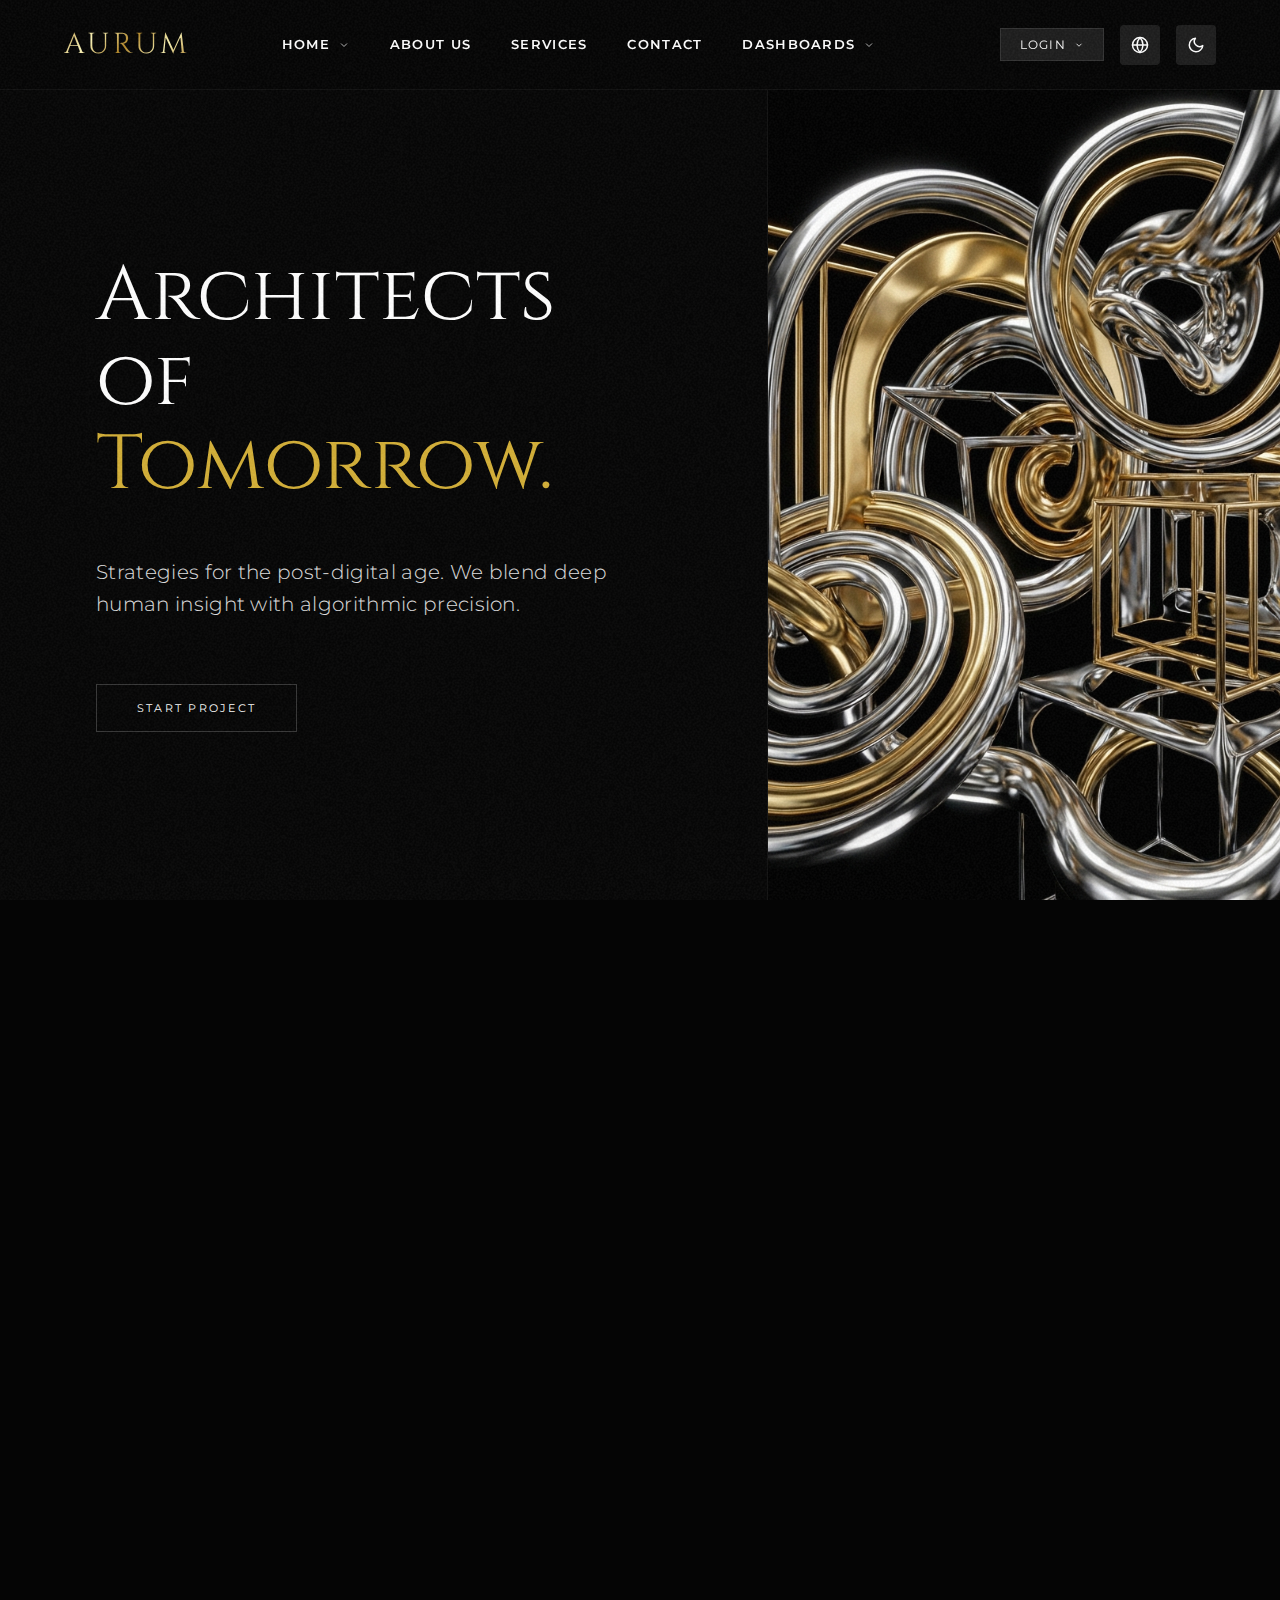
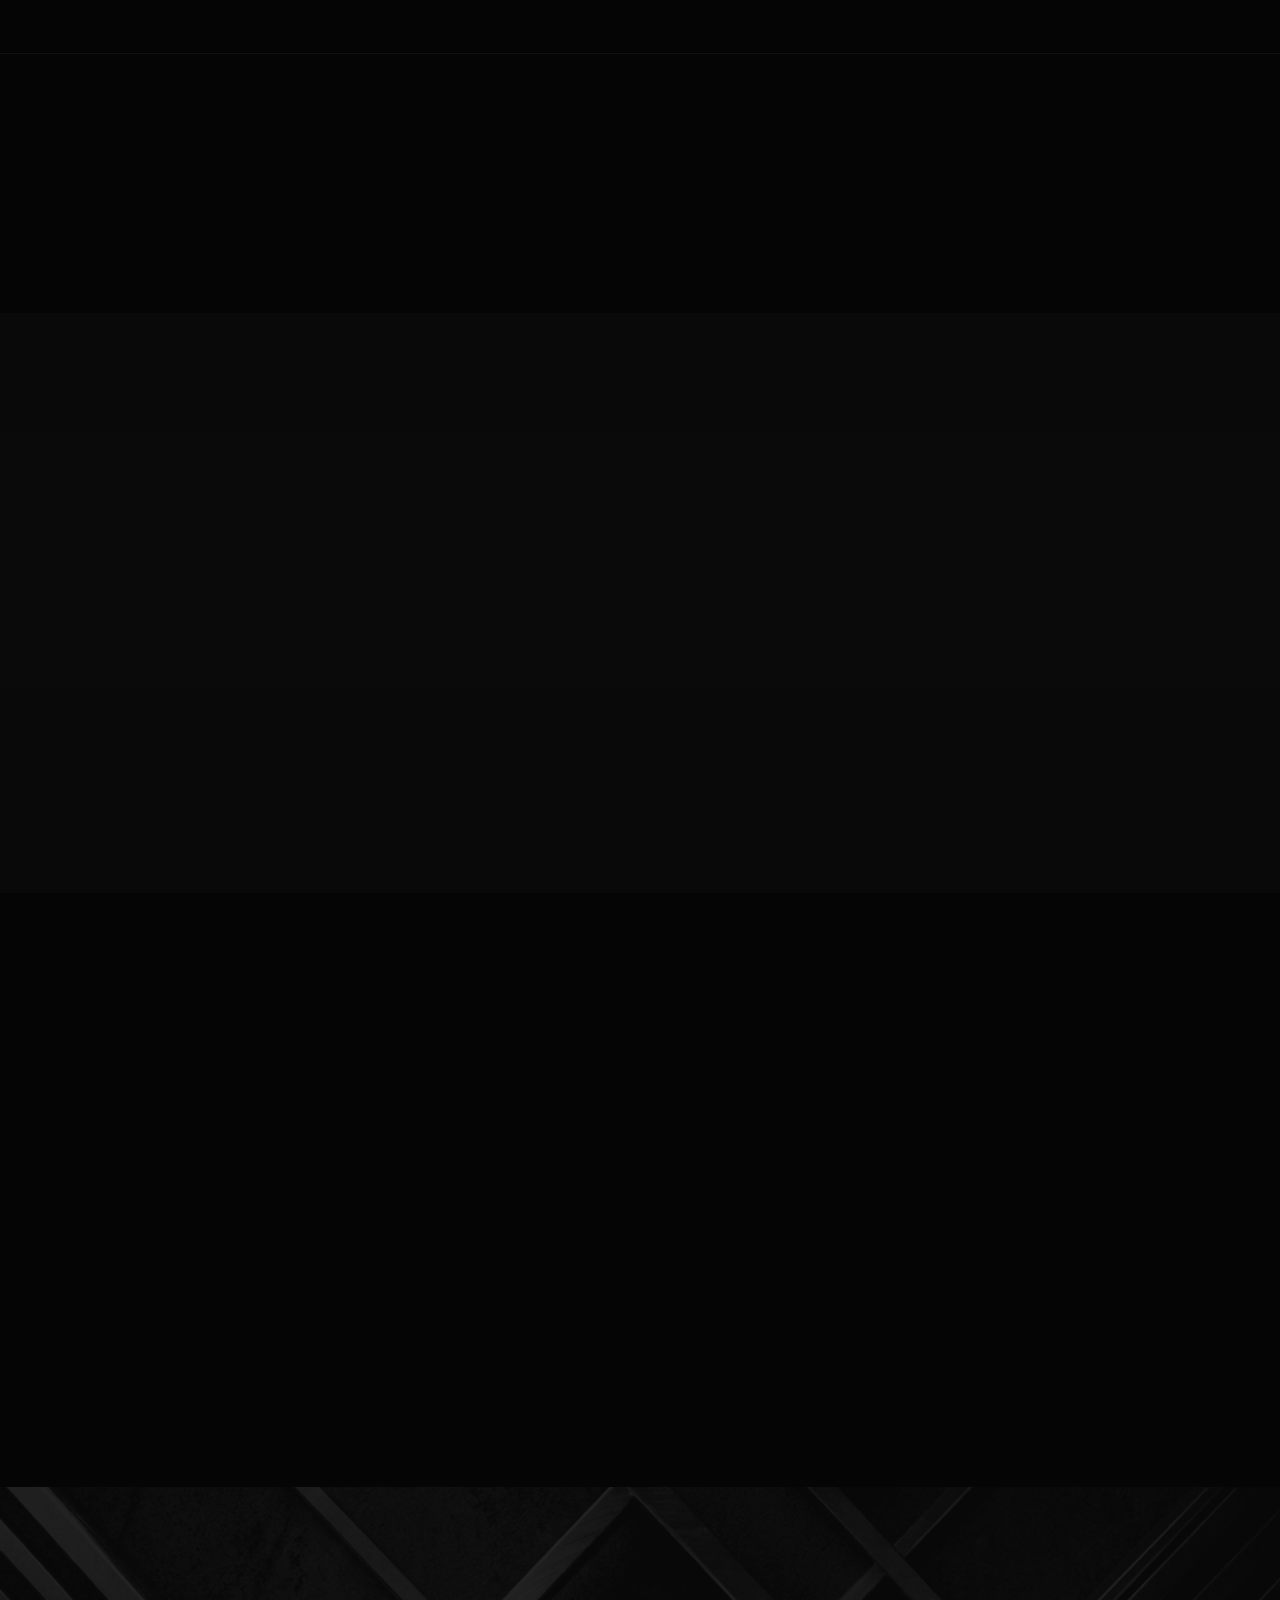
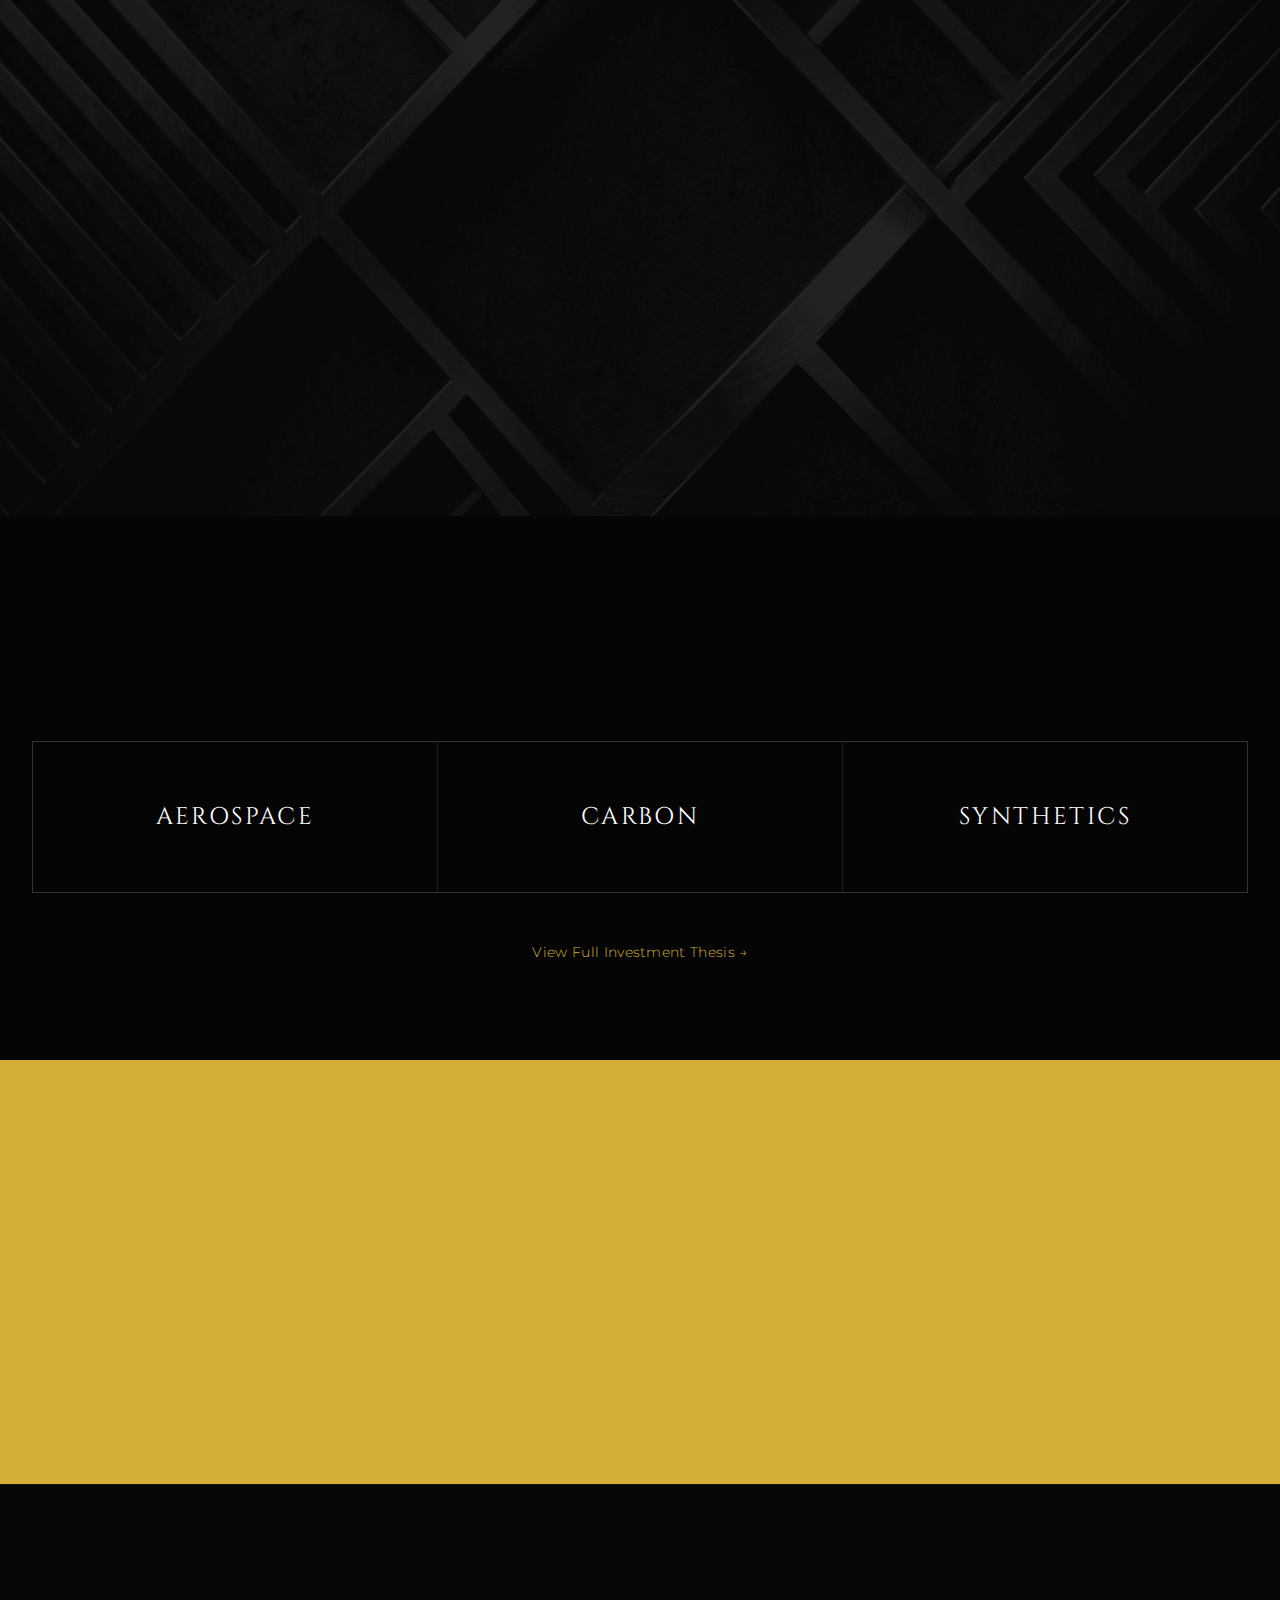
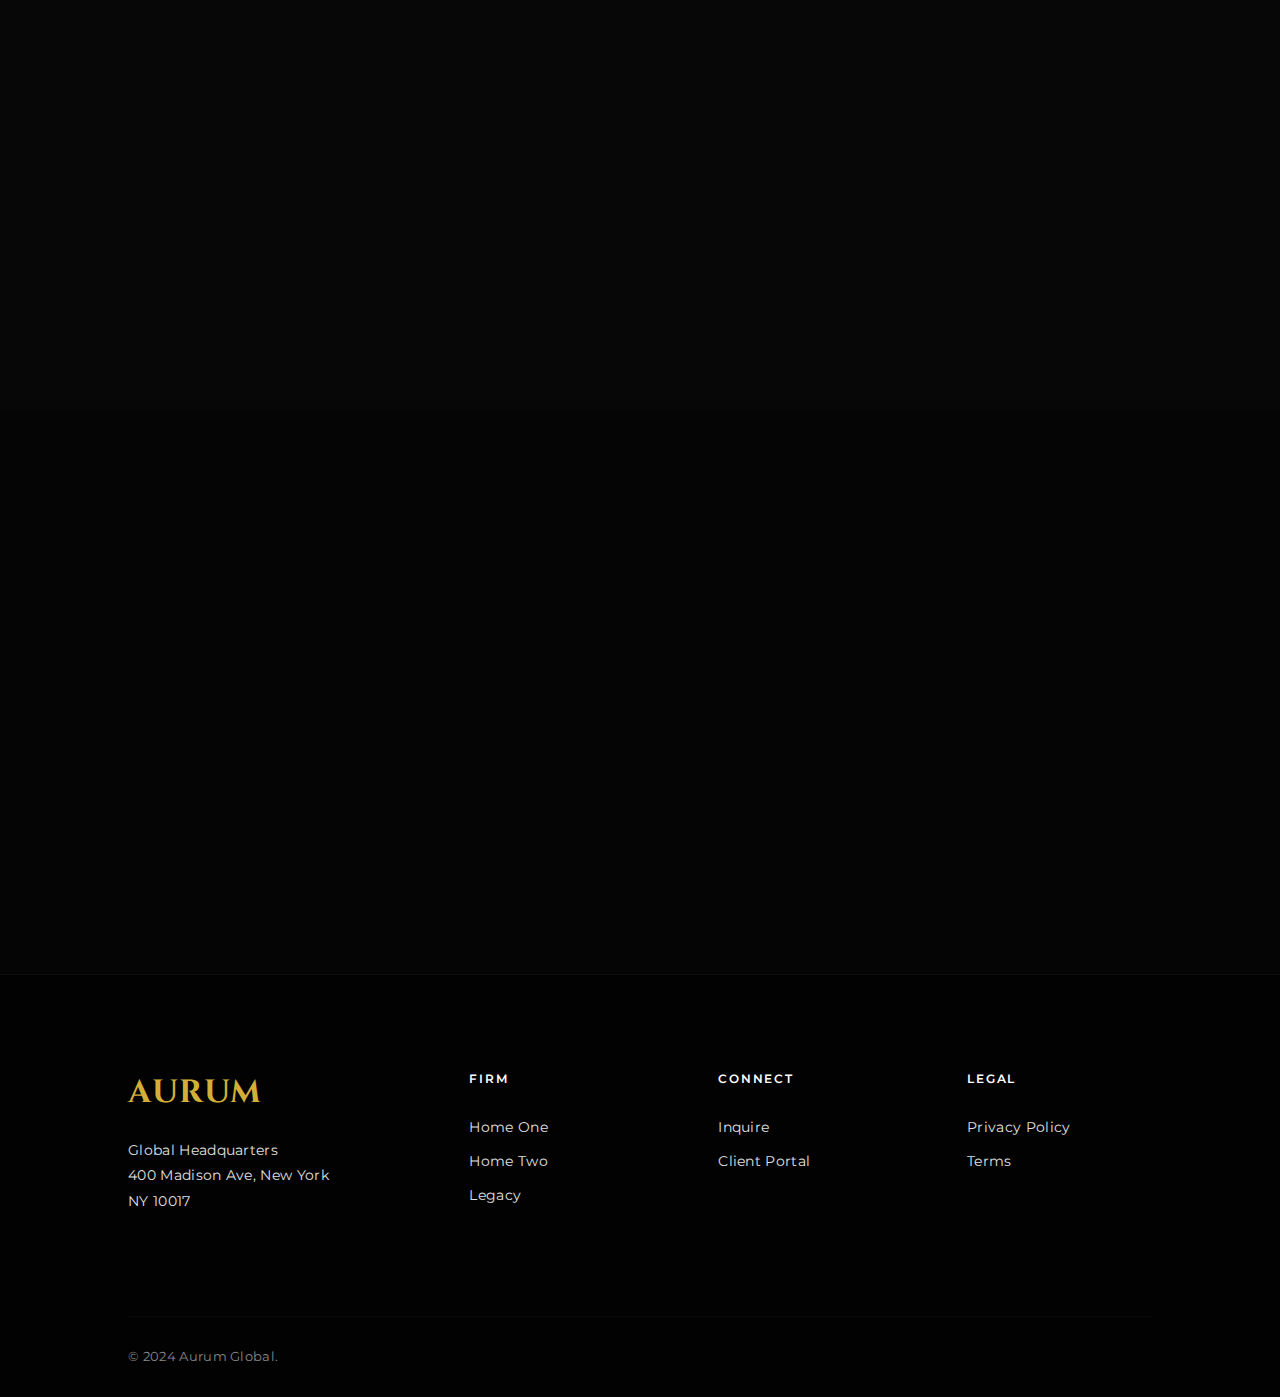
<file: index2.html>
<!DOCTYPE html>
<html lang="en">

<head>
    <meta charset="UTF-8">
    <meta name="viewport" content="width=device-width, initial-scale=1.0">
    <title>AURUM | Innovation Lab</title>
    <link rel="stylesheet" href="style.css">
    <style>
        .hero-split {
            display: grid;
            grid-template-columns: 1.5fr 1fr;
            min-height: 100vh;
            padding-top: 90px;
        }

        .hero-text {
            padding: 6rem;
            display: flex;
            flex-direction: column;
            justify-content: center;
            border-right: 1px solid rgba(255, 255, 255, 0.05);
        }

        .hero-visual {
            position: relative;
            overflow: hidden;
        }

        .hero-visual img {
            width: 100%;
            height: 100%;
            object-fit: cover;
            transition: transform 1s;
        }

        .hero-visual:hover img {
            transform: scale(1.05);
        }

        .tech-card {
            padding: 2rem;
            border: 1px solid rgba(255, 255, 255, 0.05);
            background: rgba(5, 5, 5, 0.5);
            backdrop-filter: blur(10px);
        }

        [data-theme="light"] .hero-text {
            border-color: rgba(0, 0, 0, 0.1);
        }

        [data-theme="light"] .tech-card {
            border-color: rgba(0, 0, 0, 0.1);
            background: rgba(0, 0, 0, 0.02);
        }

        @media (max-width: 1024px) {
            .hero-split {
                grid-template-columns: 1fr;
            }

            .hero-visual {
                height: 50vh;
                order: -1;
            }

            .hero-text {
                padding: 3rem;
                border-right: none;
            }
        }
    </style>
</head>

<body>
    <div class="noise"></div>
    <nav class="nav">
        <a href="index.html" class="logo">AURUM</a>
        <div class="nav-links">
            <div class="nav-item">
                <a href="index.html" class="nav-link">Home <svg viewBox="0 0 24 24" fill="none" stroke="currentColor"
                        stroke-width="2">
                        <path d="M6 9l6 6 6-6" />
                    </svg></a>
                <div class="dropdown">
                    <a href="index.html" class="dropdown-link">Home One</a>
                    <a href="index2.html" class="dropdown-link">Home Two</a>
                </div>
            </div>
            <div class="nav-item"><a href="about.html" class="nav-link">About Us</a></div>
            <div class="nav-item"><a href="services.html" class="nav-link">Services</a></div>
            <div class="nav-item"><a href="contact.html" class="nav-link">Contact</a></div>
            <div class="nav-item">
                <a href="#" class="nav-link">Dashboards <svg viewBox="0 0 24 24" fill="none" stroke="currentColor"
                        stroke-width="2">
                        <path d="M6 9l6 6 6-6" />
                    </svg></a>
                <div class="dropdown">
                    <a href="dashboard-user.html" class="dropdown-link">User Dashboard</a>
                    <a href="dashboard-admin.html" class="dropdown-link">Admin Dashboard</a>
                </div>
            </div>
        </div>
        <div class="nav-actions">
            <div class="nav-auth-wrap">
                <div class="nav-auth-btn">
                    Login
                    <svg viewBox="0 0 24 24" fill="none" stroke="currentColor" stroke-width="2" width="10" height="10">
                        <path d="M6 9l6 6 6-6" />
                    </svg>
                </div>
                <div class="dropdown" style="top: 100%; right: 0; left: auto; margin-top: 10px;">
                    <a href="login.html" class="dropdown-link">Login</a>
                    <a href="register.html" class="dropdown-link">Register</a>
                </div>
            </div>
            <button class="action-btn" id="rtl-btn-nav" title="Toggle RTL">
                <svg xmlns="http://www.w3.org/2000/svg" width="18" height="18" viewBox="0 0 24 24" fill="none"
                    stroke="currentColor" stroke-width="2" stroke-linecap="round" stroke-linejoin="round">
                    <circle cx="12" cy="12" r="10"></circle>
                    <line x1="2" y1="12" x2="22" y2="12"></line>
                    <path
                        d="M12 2a15.3 15.3 0 0 1 4 10 15.3 15.3 0 0 1-4 10 15.3 15.3 0 0 1-4-10 15.3 15.3 0 0 1 4-10z">
                    </path>
                </svg>
            </button>
            <button class="action-btn" id="theme-btn-nav" title="Toggle Theme">
                <svg width="18" height="18" viewBox="0 0 24 24" fill="none" stroke="currentColor" stroke-width="2"
                    stroke-linecap="round" stroke-linejoin="round">
                    <path d="M21 12.79A9 9 0 1 1 11.21 3 7 7 0 0 0 21 12.79z"></path>
                </svg>
            </button>
            <div class="menu-trigger">MENU</div>
        </div>
    </nav>

    <div class="hero-split">
        <div class="hero-text">
            <h1 class="h1-hero reveal-up">Architects of<br><span style="color: var(--gold);">Tomorrow.</span></h1>
            <p class="p-lead reveal-up" style="margin-top: 3rem;">
                Strategies for the post-digital age. We blend deep human insight with algorithmic precision.
            </p>
            <div style="margin-top: 4rem;" class="reveal-up">
                <a href="contact.html" class="btn-lux">Start Project</a>
            </div>
        </div>
        <div class="hero-visual reveal-up">
            <img src="Assets/chrome.png" alt="Innovation">
        </div>
    </div>

    <!-- MARQUEE CREATIVE -->
    <div class="marquee-container reveal-up">
        <div class="marquee-content">
            <span class="marquee-item">QUANTUM COMPUTING</span>
            <span class="marquee-item">SYNTHETIC BIOLOGY</span>
            <span class="marquee-item">FUSION ENERGY</span>
            <span class="marquee-item">NEURAL INTERFACES</span>
            <span class="marquee-item">SPACE MINING</span>
            <span class="marquee-item">QUANTUM COMPUTING</span>
            <span class="marquee-item">SYNTHETIC BIOLOGY</span>
            <span class="marquee-item">FUSION ENERGY</span>
        </div>
    </div>

    <!-- R&D LABS -->
    <section class="section-pad">
        <div class="container">
            <div
                style="display: flex; justify-content: space-between; align-items: flex-end; margin-bottom: 4rem; flex-wrap: wrap; gap: 2rem;">
                <h2 class="h2-title reveal-up" style="margin-bottom: 0;">Aurum Labs</h2>
                <p class="reveal-up" style="color: #e0e0e0; max-width: 400px; text-align: right;">Experimental divisions
                    dedicated to rewriting the laws of finance.</p>
            </div>

            <div class="grid-2">
                <div class="tech-card reveal-up" style="position: relative; overflow: hidden;">
                    <img src="Assets/innovation.png" alt="Neural Architecture"
                        style="position: absolute; top: 0; left: 0; width: 100%; height: 100%; object-fit: cover; opacity: 0.15; z-index: 0; filter: grayscale(100%);">
                    <div style="position: relative; z-index: 1;">
                        <h3 style="font-family: var(--font-heading); color: var(--gold); margin-bottom: 1rem;">Project
                            Neural</h3>
                        <p style="color: #bbb; line-height: 1.6; margin-bottom: 2rem;">
                            Developing proprietary LLMs trained specifically on 200 years of market data to predict
                            macroeconomic shifts with 94% accuracy.
                        </p>
                        <ul
                            style="list-style: none; padding: 0; font-size: 0.8rem; color: #e0e0e0; font-family: monospace;">
                            <li style="border-bottom: 1px solid rgba(255,255,255,0.1); padding: 0.5rem 0;">STATUS: BETA
                            </li>
                            <li style="border-bottom: 1px solid rgba(255,255,255,0.1); padding: 0.5rem 0;">ACCESS: TIER
                                1
                                ONLY</li>
                        </ul>
                    </div>
                </div>
                <div class="tech-card reveal-up" style="transition-delay: 0.1s;">
                    <h3 style="font-family: var(--font-heading); color: var(--gold); margin-bottom: 1rem;">Liquidity X
                    </h3>
                    <p style="color: #bbb; line-height: 1.6; margin-bottom: 2rem;">
                        A decentralized dark pool infrastructure allowing for institutional-grade transfers without
                        slippage or market signaling.
                    </p>
                    <ul
                        style="list-style: none; padding: 0; font-size: 0.8rem; color: #e0e0e0; font-family: monospace;">
                        <li style="border-bottom: 1px solid rgba(255,255,255,0.1); padding: 0.5rem 0;">STATUS: LIVE</li>
                        <li style="border-bottom: 1px solid rgba(255,255,255,0.1); padding: 0.5rem 0;">VOLUME: $400M /
                            DAY</li>
                    </ul>
                </div>
            </div>
        </div>
    </section>

    <!-- KEY METRICS -->
    <section class="section-pad" style="border-top: 1px solid rgba(255,255,255,0.05); padding-bottom: 4rem;">
        <div class="container">
            <div class="grid-3" style="text-align: center;">
                <div class="reveal-up">
                    <div
                        style="font-family: var(--font-heading); font-size: clamp(2.5rem, 5vw, 3.5rem); color: var(--gold); margin-bottom: 0.5rem;">
                        $42B+</div>
                    <div style="font-size: 0.8rem; letter-spacing: 0.2em; text-transform: uppercase; color: #e0e0e0;">
                        Assets Under Management</div>
                </div>
                <div class="reveal-up" style="transition-delay: 0.1s;">
                    <div
                        style="font-family: var(--font-heading); font-size: clamp(2.5rem, 5vw, 3.5rem); color: var(--gold); margin-bottom: 0.5rem;">
                        0.04ms</div>
                    <div style="font-size: 0.8rem; letter-spacing: 0.2em; text-transform: uppercase; color: #e0e0e0;">
                        Execution Latency</div>
                </div>
                <div class="reveal-up" style="transition-delay: 0.2s;">
                    <div
                        style="font-family: var(--font-heading); font-size: clamp(2.5rem, 5vw, 3.5rem); color: var(--gold); margin-bottom: 0.5rem;">
                        12</div>
                    <div style="font-size: 0.8rem; letter-spacing: 0.2em; text-transform: uppercase; color: #e0e0e0;">
                        Global Hubs</div>
                </div>
            </div>
        </div>
    </section>

    <!-- THE ALGORITHMIC CORE -->
    <section class="section-pad" style="background: rgba(255,255,255,0.02);">
        <div class="container">
            <h2 class="h2-title reveal-up" style="margin-bottom: 4rem;">The Machine Intelligence</h2>
            <div class="grid-3">
                <div class="reveal-up"
                    style="padding: 2rem; border: 1px solid rgba(255,255,255,0.05); background: var(--bg-void);">
                    <div
                        style="font-size: 3rem; color: var(--gold); margin-bottom: 1rem; font-family: var(--font-heading);">
                        01</div>
                    <h3 style="font-family: var(--font-body); font-size: 1.2rem; margin-bottom: 1rem;">Data Ingestion
                    </h3>
                    <p style="color: #e0e0e0; font-size: 0.9rem;">
                        Processing 4 petabytes of unstructured financial data daily, including satellite imagery,
                        shipping logs, and patent filings.
                    </p>
                </div>
                <div class="reveal-up"
                    style="padding: 2rem; border: 1px solid rgba(255,255,255,0.05); background: var(--bg-void); transition-delay: 0.1s;">
                    <div
                        style="font-size: 3rem; color: var(--gold); margin-bottom: 1rem; font-family: var(--font-heading);">
                        02</div>
                    <h3 style="font-family: var(--font-body); font-size: 1.2rem; margin-bottom: 1rem;">Sentiment
                        Analysis</h3>
                    <p style="color: #e0e0e0; font-size: 0.9rem;">
                        Proprietary NLPs decode central bank minutes and geopolitical rhetoric to predict policy shifts
                        before they are announced.
                    </p>
                </div>
                <div class="reveal-up"
                    style="padding: 2rem; border: 1px solid rgba(255,255,255,0.05); background: var(--bg-void); transition-delay: 0.2s;">
                    <div
                        style="font-size: 3rem; color: var(--gold); margin-bottom: 1rem; font-family: var(--font-heading);">
                        03</div>
                    <h3 style="font-family: var(--font-body); font-size: 1.2rem; margin-bottom: 1rem;">Execution</h3>
                    <p style="color: #e0e0e0; font-size: 0.9rem;">
                        Orders split across dark pools and fragmented exchanges to mask intent, achieving near-zero
                        market impact.
                    </p>
                </div>
            </div>
        </div>
    </section>

    <!-- GLOBAL NEXUS -->
    <section class="section-pad">
        <div class="container">
            <div class="grid-2">
                <div class="reveal-up">
                    <h2 class="h2-title">Global <span style="color: var(--gold);">Nexus</span></h2>
                    <p class="p-lead" style="margin-bottom: 2rem; font-size: 1rem;">
                        From the high-frequency servers in New Jersey to the quantum labs in Singapore, our
                        infrastructure is ubiquitous. We operate where the market sleeps.
                    </p>
                    <ul style="list-style: none; padding: 0; font-family: monospace; font-size: 0.9rem;">
                        <li
                            style="border-bottom: 1px solid rgba(255,255,255,0.1); padding: 1rem 0; display: flex; justify-content: space-between; align-items: center;">
                            <span>NEW YORK // HQ</span>
                            <span style="color: var(--gold);">ONLINE</span>
                        </li>
                        <li
                            style="border-bottom: 1px solid rgba(255,255,255,0.1); padding: 1rem 0; display: flex; justify-content: space-between; align-items: center;">
                            <span>ZURICH // CRYPTO VALLEY</span>
                            <span style="color: var(--gold);">ONLINE</span>
                        </li>
                        <li
                            style="border-bottom: 1px solid rgba(255,255,255,0.1); padding: 1rem 0; display: flex; justify-content: space-between; align-items: center;">
                            <span>SINGAPORE // QUANTUM</span>
                            <span style="color: var(--gold);">ONLINE</span>
                        </li>
                        <li
                            style="border-bottom: 1px solid rgba(255,255,255,0.1); padding: 1rem 0; display: flex; justify-content: space-between; align-items: center;">
                            <span>TOKYO // APAC</span>
                            <span style="color: var(--gold);">ONLINE</span>
                        </li>
                    </ul>
                </div>
                <div class="reveal-up"
                    style="height: 400px; border: 1px solid rgba(255,255,255,0.1); position: relative; overflow: hidden;">
                    <img src="Assets/global_nexus.png" alt="Global Network Infrastructure"
                        style="width: 100%; height: 100%; object-fit: cover;">
                    <div
                        style="position: absolute; inset: 0; background: linear-gradient(to bottom, transparent, rgba(0,0,0,0.4));">
                    </div>
                </div>
            </div>
        </div>
    </section>

    <!-- NEW TESTIMONIALS SECTION -->
    <section class="section-pad" style="background: rgba(255,255,255,0.02); position: relative; overflow: hidden;">
        <img src="Assets/impact_section_bg.png"
            style="position: absolute; top: 0; left: 0; width: 100%; height: 100%; object-fit: cover; opacity: 0.1; z-index: 0; filter: grayscale(100%) contrast(1.2);">
        <div class="container" style="position: relative; z-index: 1;">
            <h2 class="h2-title reveal-up" style="text-align: center; margin-bottom: 5rem;">Verified Impact</h2>
            <div class="grid-2">
                <div class="testimonial-card reveal-up">
                    <div class="quote-icon">"</div>
                    <p class="p-lead" style="font-size: 1.1rem; margin-bottom: 2rem; position: relative; z-index: 1;">
                        Aurum's algorithmic approach to capital allocation has protected our family office through three
                        consecutive market downturns. Their foresight is uncanny.
                    </p>
                    <div style="display: flex; align-items: center; gap: 1rem;">
                        <img src="Assets/avatar_thomas_gen.png"
                            style="width: 50px; height: 50px; border-radius: 50%; object-fit: cover; border: 1px solid var(--gold);"
                            alt="Thomas K.">
                        <div>
                            <div style="font-family: var(--font-heading); color: var(--gold);">Thomas K.</div>
                            <div
                                style="font-size: 0.7rem; text-transform: uppercase; letter-spacing: 0.1em; color: #e0e0e0;">
                                Chief of Investment, K-Group</div>
                        </div>
                    </div>
                </div>
                <div class="testimonial-card reveal-up" style="transition-delay: 0.1s;">
                    <div class="quote-icon">"</div>
                    <p class="p-lead" style="font-size: 1.1rem; margin-bottom: 2rem; position: relative; z-index: 1;">
                        We engaged Aurum Labs to modernize our liquidity infrastructure. The result was a 40% efficiency
                        increase and total anonymity in our transactions.
                    </p>
                    <div style="display: flex; align-items: center; gap: 1rem;">
                        <img src="Assets/avatar_sarah_gen.png"
                            style="width: 50px; height: 50px; border-radius: 50%; object-fit: cover; border: 1px solid var(--gold);"
                            alt="Sarah J.">
                        <div>
                            <div style="font-family: var(--font-heading); color: var(--gold);">Sarah J.</div>
                            <div
                                style="font-size: 0.7rem; text-transform: uppercase; letter-spacing: 0.1em; color: #e0e0e0;">
                                Director, Apex Ventures</div>
                        </div>
                    </div>
                </div>
            </div>
        </div>
    </section>

    <!-- PORTFOLIO -->
    <section class="section-pad">
        <div class="container">
            <h2 class="h2-title reveal-up" style="text-align: center; margin-bottom: 4rem;">Venture Portfolio</h2>
            <div class="grid-3"
                style="display: grid; gap: 1px; background: rgba(255,255,255,0.1); border: 1px solid rgba(255,255,255,0.1);">
                <!-- Use standard grid-3 from CSS but custom content within -->
                <div
                    style="background: var(--bg-void); padding: 3rem; text-align: center; display: flex; align-items: center; justify-content: center; height: 150px;">
                    <span
                        style="font-family: var(--font-heading); font-size: 1.5rem; letter-spacing: 0.1em;">AEROSPACE</span>
                </div>
                <div
                    style="background: var(--bg-void); padding: 3rem; text-align: center; display: flex; align-items: center; justify-content: center; height: 150px;">
                    <span
                        style="font-family: var(--font-heading); font-size: 1.5rem; letter-spacing: 0.1em;">CARBON</span>
                </div>
                <div
                    style="background: var(--bg-void); padding: 3rem; text-align: center; display: flex; align-items: center; justify-content: center; height: 150px;">
                    <span
                        style="font-family: var(--font-heading); font-size: 1.5rem; letter-spacing: 0.1em;">SYNTHETICS</span>
                </div>
            </div>
            <div style="text-align: center; margin-top: 3rem;">
                <a href="services.html" class="p-lead"
                    style="font-size: 0.9rem; color: var(--gold); text-decoration: none;">View Full Investment Thesis
                    &rarr;</a>
            </div>
        </div>
    </section>

    <!-- CTA SECTION -->
    <section class="section-pad" style="background: var(--gold); color: black;">
        <div class="container" style="text-align: center;">
            <h2 class="h2-title reveal-up" style="color: #000; margin-bottom: 1.5rem; border-color: #000;">Join the
                Inner Circle</h2>
            <p class="reveal-up"
                style="color: #222; margin-bottom: 3rem; max-width: 600px; margin-left: auto; margin-right: auto;">
                Exclusive insights. Market predictions. Early access to beta protocols.
                <br><strong>Warning: Membership is capped at 500 entities.</strong>
            </p>
            <form class="reveal-up"
                style="max-width: 600px; margin: 0 auto; display: flex; gap: 1rem; flex-wrap: wrap; justify-content: center;">
                <input type="email" placeholder="ENTER PROTOCOL ID (EMAIL)"
                    style="flex: 1; min-width: 250px; padding: 1.2rem; background: rgba(255,255,255,0.2); border: 1px solid rgba(0,0,0,0.2); outline: none; color: #000; font-family: monospace; text-transform: uppercase;">
                <button type="submit"
                    style="padding: 1.2rem 3rem; background: #000; color: var(--gold); border: none; font-family: var(--font-heading); text-transform: uppercase; letter-spacing: 0.1em; cursor: pointer; flex-shrink: 0; min-width: 150px;">
                    Initialize
                </button>
            </form>
        </div>
    </section>

    <!-- NEW SECTION: FUTURE ROADMAP -->
    <section class="section-pad"
        style="background: rgba(255,255,255,0.01); border-top: 1px solid rgba(255,255,255,0.05);">
        <div class="container">
            <h2 class="h2-title reveal-up" style="text-align: center; margin-bottom: 5rem;">2030 Roadmap</h2>
            <div class="grid-3">
                <div class="reveal-up" style="border-left: 1px solid var(--gold); padding: 2rem;">
                    <h4 style="color: var(--gold); margin-bottom: 1rem;">PHASE 01</h4>
                    <h3 style="font-family: var(--font-heading); margin-bottom: 1rem;">Neural Sovereignty</h3>
                    <p style="font-size: 0.85rem; color: #e0e0e0;">Complete integration of LLM-driven macro-economic
                        prediction models into all core funds.</p>
                </div>
                <div class="reveal-up"
                    style="border-left: 1px solid var(--gold); padding: 2rem; transition-delay: 0.1s;">
                    <h4 style="color: var(--gold); margin-bottom: 1rem;">PHASE 02</h4>
                    <h3 style="font-family: var(--font-heading); margin-bottom: 1rem;">Quantum Resistance</h3>
                    <p style="font-size: 0.85rem; color: #e0e0e0;">Transitioning all partner secure communications and
                        asset ledgers to post-quantum encryption protocols.</p>
                </div>
                <div class="reveal-up"
                    style="border-left: 1px solid var(--gold); padding: 2rem; transition-delay: 0.2s;">
                    <h4 style="color: var(--gold); margin-bottom: 1rem;">PHASE 03</h4>
                    <h3 style="font-family: var(--font-heading); margin-bottom: 1rem;">Off-World Allocation</h3>
                    <p style="font-size: 0.85rem; color: #e0e0e0;">First institutional vehicle dedicated to
                        extraterrestrial
                        resource mining and infrastructure.</p>
                </div>
            </div>
        </div>
    </section>

    <!-- NEW SECTION: RESEARCH ARCHIVES -->
    <section class="section-pad" style="background: var(--bg-void);">
        <div class="container">
            <div style="display: flex; justify-content: space-between; align-items: flex-end; margin-bottom: 4rem;">
                <h2 class="h2-title reveal-up" style="margin-bottom: 0;">Research Archives</h2>
                <a href="#" class="reveal-up" style="color: var(--gold); text-decoration: none; font-size: 0.8rem;">VIEW
                    ALL PAPERS &rarr;</a>
            </div>
            <div class="grid-2">
                <div class="reveal-up"
                    style="padding: 2.5rem; border: 1px solid rgba(255,255,255,0.05); background: rgba(255,255,255,0.01);">
                    <div style="font-family: monospace; color: #e0e0e0; font-size: 0.7rem; margin-bottom: 1rem;">[ PAPER
                        #88-A ]</div>
                    <h3 style="font-family: var(--font-heading); font-size: 1.4rem; margin-bottom: 1rem;">The Halving of
                        Modern Finance</h3>
                    <p style="font-size: 0.9rem; color: #e0e0e0; margin-bottom: 2rem;">A deep dive into how liquidity is
                        fragmenting across decentralized networks and its impact on volatility.</p>
                    <a href="#" style="color: var(--gold); text-decoration: none; font-size: 0.8rem;">DOWNLOAD PDF</a>
                </div>
                <div class="reveal-up"
                    style="padding: 2.5rem; border: 1px solid rgba(255,255,255,0.05); background: rgba(255,255,255,0.01); transition-delay: 0.1s;">
                    <div style="font-family: monospace; color: #e0e0e0; font-size: 0.7rem; margin-bottom: 1rem;">[ PAPER
                        #92-C ]</div>
                    <h3 style="font-family: var(--font-heading); font-size: 1.4rem; margin-bottom: 1rem;">Synthetic Life
                        as an Asset Class</h3>
                    <p style="font-size: 0.9rem; color: #e0e0e0; margin-bottom: 2rem;">Modeling the return on investment
                        for
                        longevity therapeutics and custom genetic architecture.</p>
                    <a href="#" style="color: var(--gold); text-decoration: none; font-size: 0.8rem;">DOWNLOAD PDF</a>
                </div>
            </div>
        </div>
    </section>

    <footer class="footer">
        <div class="footer-grid">
            <div class="footer-brand">
                <h2>AURUM</h2>
                <p>Global Headquarters<br>400 Madison Ave, New York<br>NY 10017</p>
            </div>
            <div class="footer-col">
                <h4>Firm</h4>
                <a href="index.html" class="footer-link">Home One</a>
                <a href="index2.html" class="footer-link">Home Two</a>
                <a href="about.html" class="footer-link">Legacy</a>
            </div>
            <div class="footer-col">
                <h4>Connect</h4>
                <a href="contact.html" class="footer-link">Inquire</a>
                <a href="login.html" class="footer-link">Client Portal</a>
            </div>
            <div class="footer-col">
                <h4>Legal</h4>
                <a href="#" class="footer-link">Privacy Policy</a>
                <a href="#" class="footer-link">Terms</a>
            </div>
        </div>
        <div class="footer-bottom">
            <div>&copy; 2024 Aurum Global.</div>
        </div>
    </footer>
    <script src="main.js"></script>
</body>

</html>
</file>
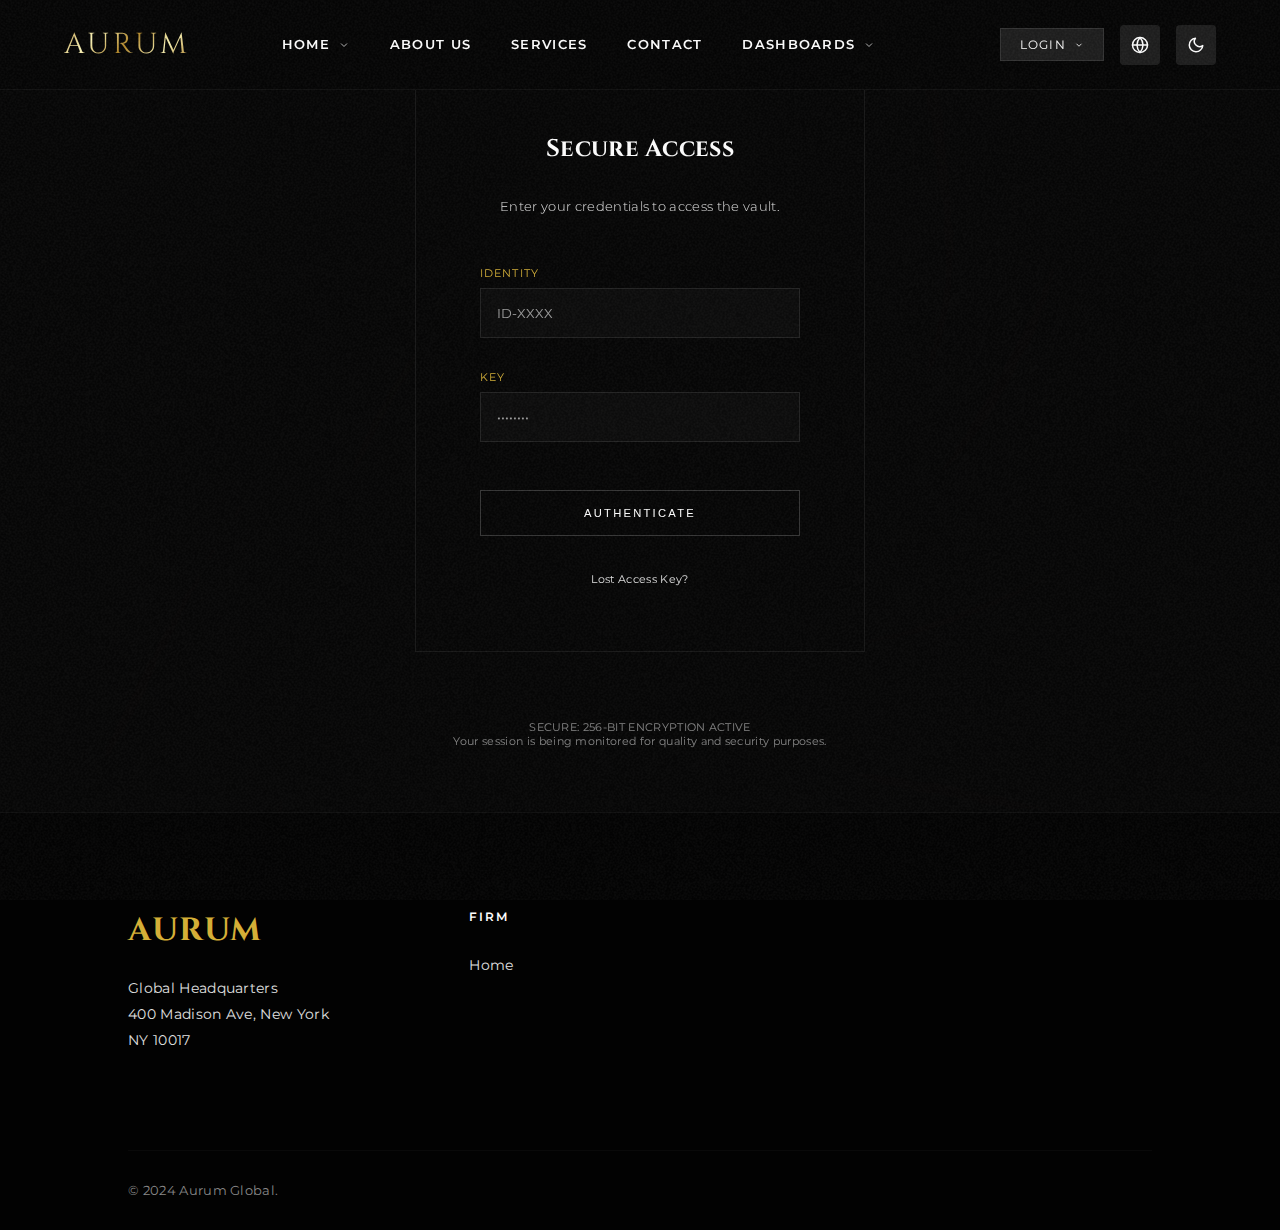
<file: login.html>
<!DOCTYPE html>
<html lang="en">

<head>
    <meta charset="UTF-8">
    <meta name="viewport" content="width=device-width, initial-scale=1.0">
    <title>AURUM | Client Access</title>
    <link rel="stylesheet" href="style.css">
</head>

<body>
    <div class="noise"></div>
    <div class="silk-overlay"></div>
    <nav class="nav">
        <a href="index.html" class="logo">AURUM</a>
        <div class="nav-links">
            <div class="nav-item">
                <a href="index.html" class="nav-link">Home <svg viewBox="0 0 24 24" fill="none" stroke="currentColor"
                        stroke-width="2">
                        <path d="M6 9l6 6 6-6" />
                    </svg></a>
                <div class="dropdown">
                    <a href="index.html" class="dropdown-link">Home One</a>
                    <a href="index2.html" class="dropdown-link">Home Two</a>
                </div>
            </div>
            <div class="nav-item"><a href="about.html" class="nav-link">About Us</a></div>
            <div class="nav-item"><a href="services.html" class="nav-link">Services</a></div>
            <div class="nav-item"><a href="contact.html" class="nav-link">Contact</a></div>
            <div class="nav-item">
                <a href="#" class="nav-link">Dashboards <svg viewBox="0 0 24 24" fill="none" stroke="currentColor"
                        stroke-width="2">
                        <path d="M6 9l6 6 6-6" />
                    </svg></a>
                <div class="dropdown">
                    <a href="dashboard-user.html" class="dropdown-link">User Dashboard</a>
                    <a href="dashboard-admin.html" class="dropdown-link">Admin Dashboard</a>
                </div>
            </div>
        </div>
        <div class="nav-actions">
            <div class="nav-auth-wrap">
                <div class="nav-auth-btn">
                    Login
                    <svg viewBox="0 0 24 24" fill="none" stroke="currentColor" stroke-width="2" width="10" height="10">
                        <path d="M6 9l6 6 6-6" />
                    </svg>
                </div>
                <div class="dropdown" style="top: 100%; right: 0; left: auto; margin-top: 10px;">
                    <a href="login.html" class="dropdown-link">Login</a>
                    <a href="register.html" class="dropdown-link">Register</a>
                </div>
            </div>
            <button class="action-btn" id="rtl-btn-nav" title="Toggle RTL">
                <svg xmlns="http://www.w3.org/2000/svg" width="18" height="18" viewBox="0 0 24 24" fill="none"
                    stroke="currentColor" stroke-width="2" stroke-linecap="round" stroke-linejoin="round">
                    <circle cx="12" cy="12" r="10"></circle>
                    <line x1="2" y1="12" x2="22" y2="12"></line>
                    <path
                        d="M12 2a15.3 15.3 0 0 1 4 10 15.3 15.3 0 0 1-4 10 15.3 15.3 0 0 1-4-10 15.3 15.3 0 0 1 4-10z">
                    </path>
                </svg>
            </button>
            <button class="action-btn" id="theme-btn-nav" title="Toggle Theme">
                <svg width="18" height="18" viewBox="0 0 24 24" fill="none" stroke="currentColor" stroke-width="2"
                    stroke-linecap="round" stroke-linejoin="round">
                    <path d="M21 12.79A9 9 0 1 1 11.21 3 7 7 0 0 0 21 12.79z"></path>
                </svg>
            </button>
            <div class="menu-trigger">MENU</div>
        </div>
    </nav>

    <div class="auth-container">
        <div class="auth-box reveal-up">
            <div style="text-align: center; margin-bottom: 3rem;">
                <h2 class="h2-title" style="font-size: 1.5rem;">Secure Access</h2>
                <p class="p-lead" style="font-size: 0.8rem; margin: 0 auto;">Enter your credentials to access the vault.
                </p>
            </div>

            <form>
                <div style="margin-bottom: 2rem;">
                    <label class="auth-label">Identity</label>
                    <input type="text" class="auth-input" placeholder="ID-XXXX">
                </div>
                <div style="margin-bottom: 3rem;">
                    <label class="auth-label">Key</label>
                    <input type="password" class="auth-input" placeholder="••••••••">
                </div>
                <button type="button" onclick="window.location.href='dashboard-user.html'" class="btn-lux"
                    style="width: 100%;">Authenticate</button>
            </form>

            <div style="text-align: center; margin-top: 2rem;">
                <a href="#" class="auth-link">Lost Access Key?</a>
            </div>
        </div>
    </div>

    <div style="text-align: center; padding-bottom: 4rem; opacity: 0.5; font-size: 0.7rem;">
        <p>SECURE: 256-BIT ENCRYPTION ACTIVE</p>
        <p>Your session is being monitored for quality and security purposes.</p>
    </div>

    <!-- Footer -->
    <footer class="footer">
        <div class="footer-grid">
            <div class="footer-brand">
                <h2>AURUM</h2>
                <p>Global Headquarters<br>400 Madison Ave, New York<br>NY 10017</p>
            </div>
            <div class="footer-col">
                <h4>Firm</h4><a href="index.html" class="footer-link">Home</a>
            </div>
        </div>
        <div class="footer-bottom">
            <div>&copy; 2024 Aurum Global.</div>
        </div>
    </footer>
    <script src="main.js"></script>
</body>

</html>
</file>
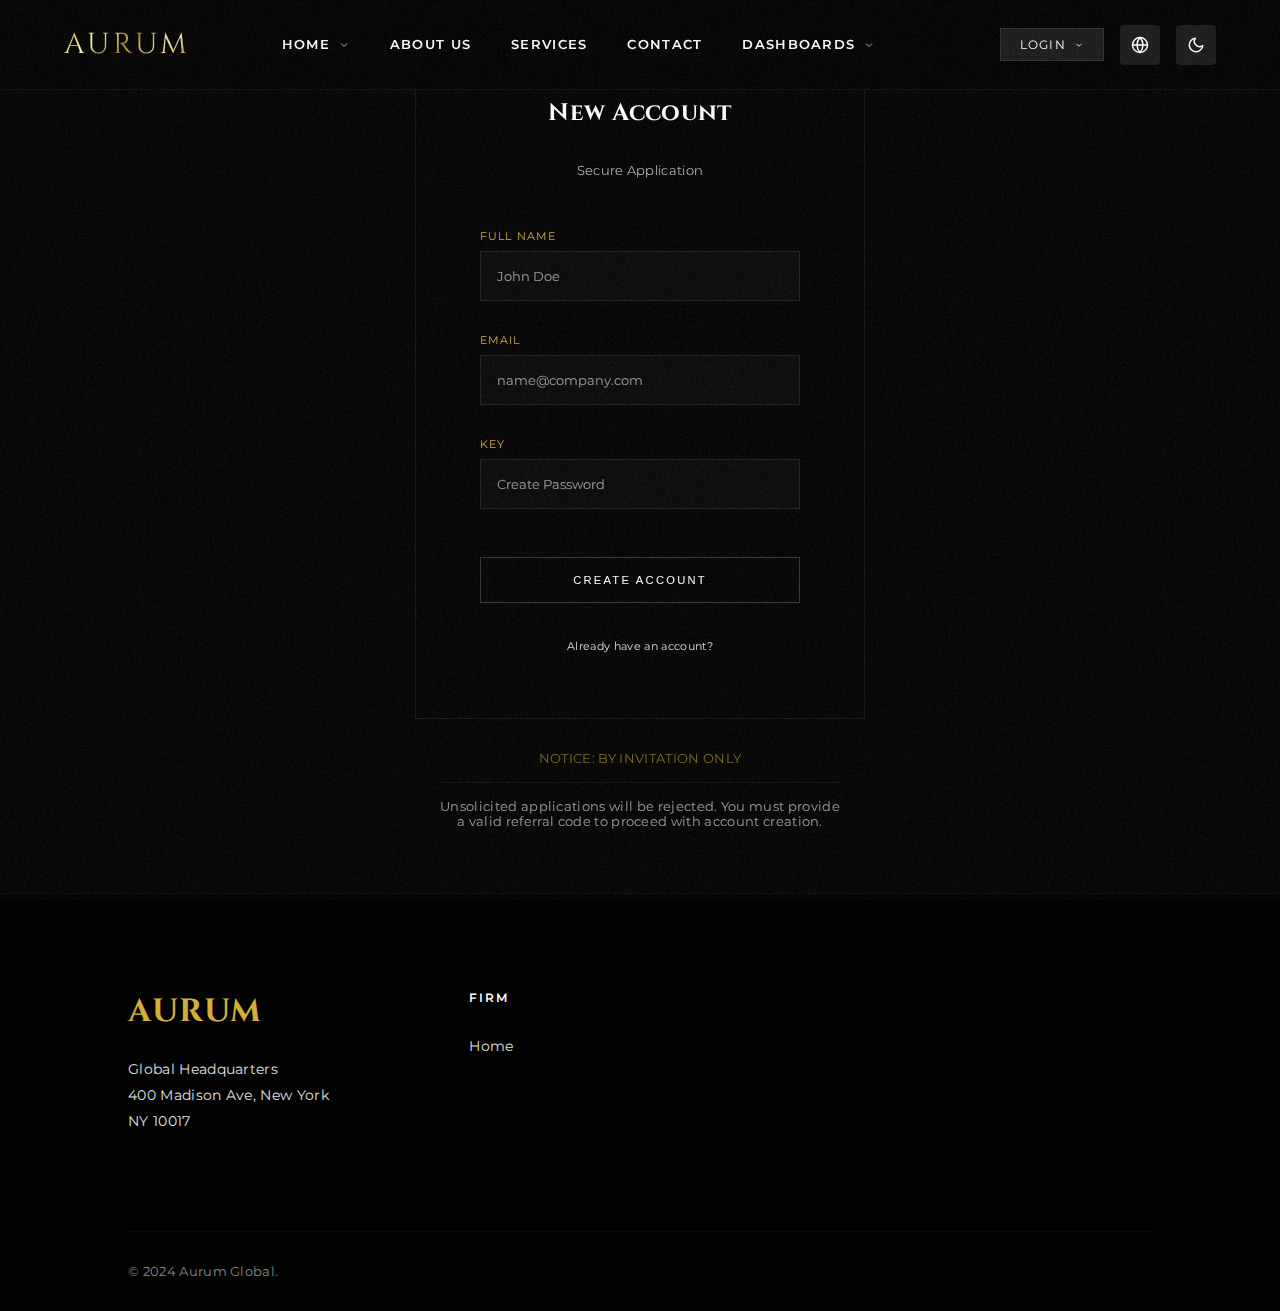
<file: register.html>
<!DOCTYPE html>
<html lang="en">

<head>
    <meta charset="UTF-8">
    <meta name="viewport" content="width=device-width, initial-scale=1.0">
    <title>AURUM | Client Registration</title>
    <link rel="stylesheet" href="style.css">
</head>

<body>
    <div class="noise"></div>
    <div class="silk-overlay"></div>
    <nav class="nav">
        <a href="index.html" class="logo">AURUM</a>
        <div class="nav-links">
            <div class="nav-item">
                <a href="index.html" class="nav-link">Home <svg viewBox="0 0 24 24" fill="none" stroke="currentColor"
                        stroke-width="2">
                        <path d="M6 9l6 6 6-6" />
                    </svg></a>
                <div class="dropdown">
                    <a href="index.html" class="dropdown-link">Home One</a>
                    <a href="index2.html" class="dropdown-link">Home Two</a>
                </div>
            </div>
            <div class="nav-item"><a href="about.html" class="nav-link">About Us</a></div>
            <div class="nav-item"><a href="services.html" class="nav-link">Services</a></div>
            <div class="nav-item"><a href="contact.html" class="nav-link">Contact</a></div>
            <div class="nav-item">
                <a href="#" class="nav-link">Dashboards <svg viewBox="0 0 24 24" fill="none" stroke="currentColor"
                        stroke-width="2">
                        <path d="M6 9l6 6 6-6" />
                    </svg></a>
                <div class="dropdown">
                    <a href="dashboard-user.html" class="dropdown-link">User Dashboard</a>
                    <a href="dashboard-admin.html" class="dropdown-link">Admin Dashboard</a>
                </div>
            </div>
        </div>
        <div class="nav-actions">
            <div class="nav-auth-wrap">
                <div class="nav-auth-btn">
                    Login
                    <svg viewBox="0 0 24 24" fill="none" stroke="currentColor" stroke-width="2" width="10" height="10">
                        <path d="M6 9l6 6 6-6" />
                    </svg>
                </div>
                <div class="dropdown" style="top: 100%; right: 0; left: auto; margin-top: 10px;">
                    <a href="login.html" class="dropdown-link">Login</a>
                    <a href="register.html" class="dropdown-link">Register</a>
                </div>
            </div>
            <button class="action-btn" id="rtl-btn-nav" title="Toggle RTL">
                <svg xmlns="http://www.w3.org/2000/svg" width="18" height="18" viewBox="0 0 24 24" fill="none"
                    stroke="currentColor" stroke-width="2" stroke-linecap="round" stroke-linejoin="round">
                    <circle cx="12" cy="12" r="10"></circle>
                    <line x1="2" y1="12" x2="22" y2="12"></line>
                    <path
                        d="M12 2a15.3 15.3 0 0 1 4 10 15.3 15.3 0 0 1-4 10 15.3 15.3 0 0 1-4-10 15.3 15.3 0 0 1 4-10z">
                    </path>
                </svg>
            </button>
            <button class="action-btn" id="theme-btn-nav" title="Toggle Theme">
                <svg width="18" height="18" viewBox="0 0 24 24" fill="none" stroke="currentColor" stroke-width="2"
                    stroke-linecap="round" stroke-linejoin="round">
                    <path d="M21 12.79A9 9 0 1 1 11.21 3 7 7 0 0 0 21 12.79z"></path>
                </svg>
            </button>
            <div class="menu-trigger">MENU</div>
        </div>
    </nav>

    <div class="auth-container">
        <div class="auth-box reveal-up">
            <div style="text-align: center; margin-bottom: 3rem;">
                <h2 class="h2-title" style="font-size: 1.5rem;">New Account</h2>
                <p class="p-lead" style="font-size: 0.8rem; margin: 0 auto;">Secure Application</p>
            </div>

            <form>
                <div style="margin-bottom: 2rem;">
                    <label class="auth-label">Full Name</label>
                    <input type="text" class="auth-input" placeholder="John Doe">
                </div>
                <div style="margin-bottom: 2rem;">
                    <label class="auth-label">Email</label>
                    <input type="email" class="auth-input" placeholder="name@company.com">
                </div>
                <div style="margin-bottom: 3rem;">
                    <label class="auth-label">Key</label>
                    <input type="password" class="auth-input" placeholder="Create Password">
                </div>
                <button type="button" onclick="window.location.href='dashboard-user.html'" class="btn-lux"
                    style="width: 100%;">Create Account</button>
            </form>

            <div style="text-align: center; margin-top: 2rem;">
                <a href="login.html" class="auth-link">Already have an account?</a>
            </div>
        </div>
    </div>

    <div
        style="text-align: center; padding-bottom: 4rem; max-width: 400px; margin: 0 auto; opacity: 0.6; font-size: 0.8rem;">
        <p
            style="color: var(--gold); border-bottom: 1px solid rgba(255,255,255,0.1); padding-bottom: 1rem; margin-bottom: 1rem;">
            NOTICE: BY INVITATION ONLY</p>
        <p>Unsolicited applications will be rejected. You must provide a valid referral code to proceed with account
            creation.</p>
    </div>

    <!-- Footer -->
    <footer class="footer">
        <div class="footer-grid">
            <div class="footer-brand">
                <h2>AURUM</h2>
                <p>Global Headquarters<br>400 Madison Ave, New York<br>NY 10017</p>
            </div>
            <div class="footer-col">
                <h4>Firm</h4><a href="index.html" class="footer-link">Home</a>
            </div>
        </div>
        <div class="footer-bottom">
            <div>&copy; 2024 Aurum Global.</div>
        </div>
    </footer>
    <script src="main.js"></script>
</body>

</html>
</file>
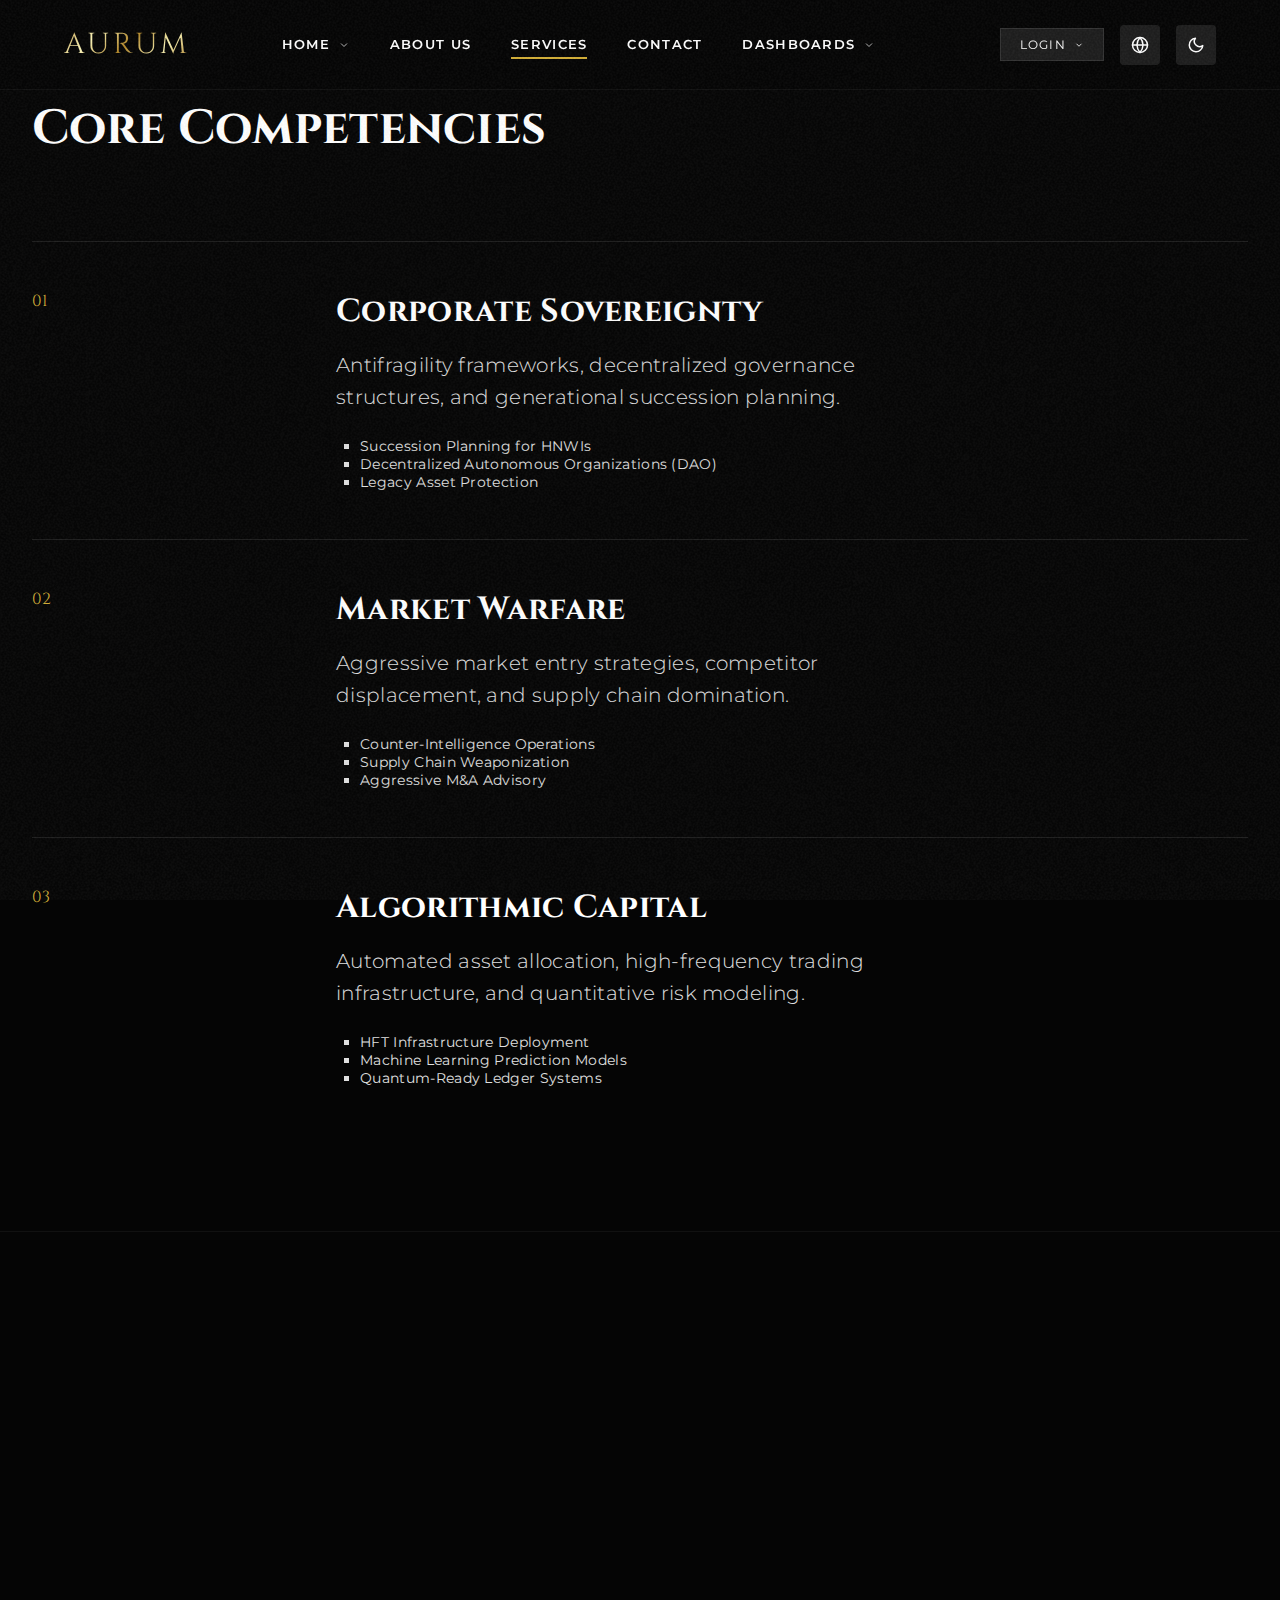
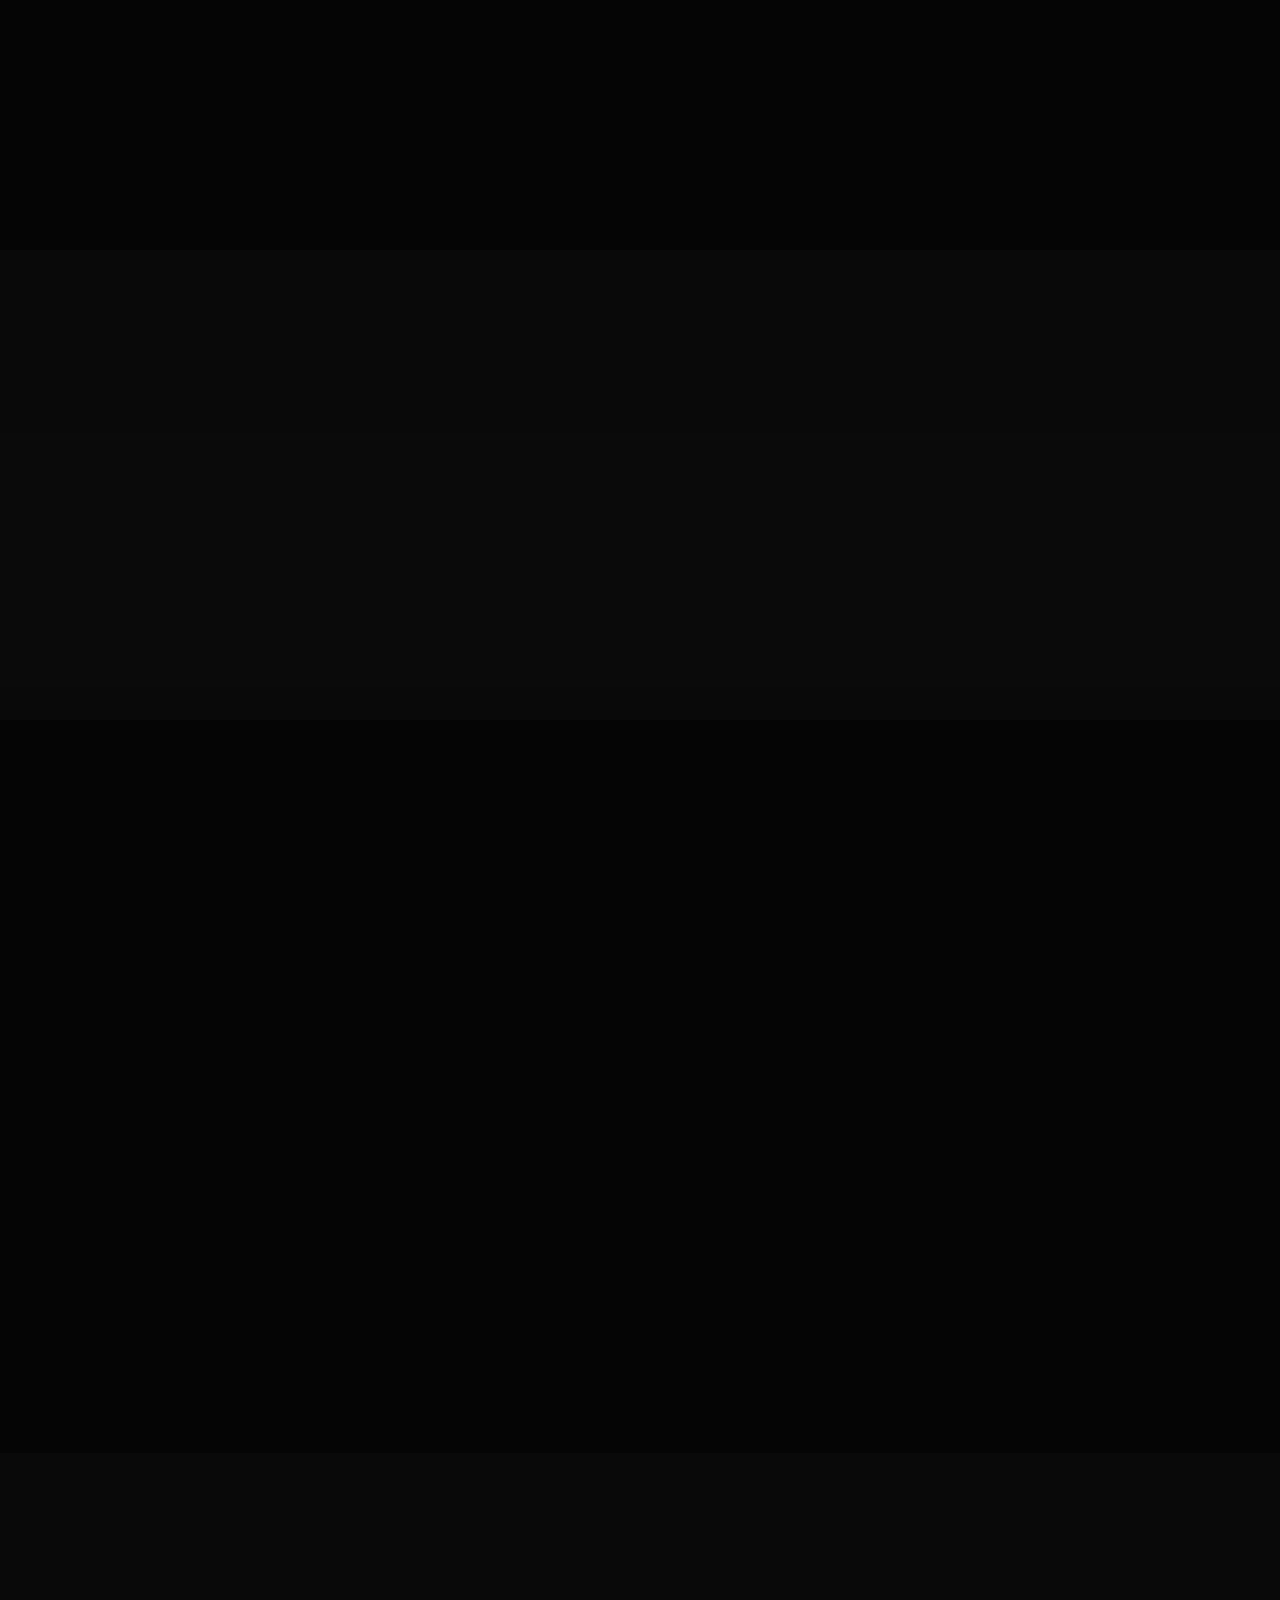
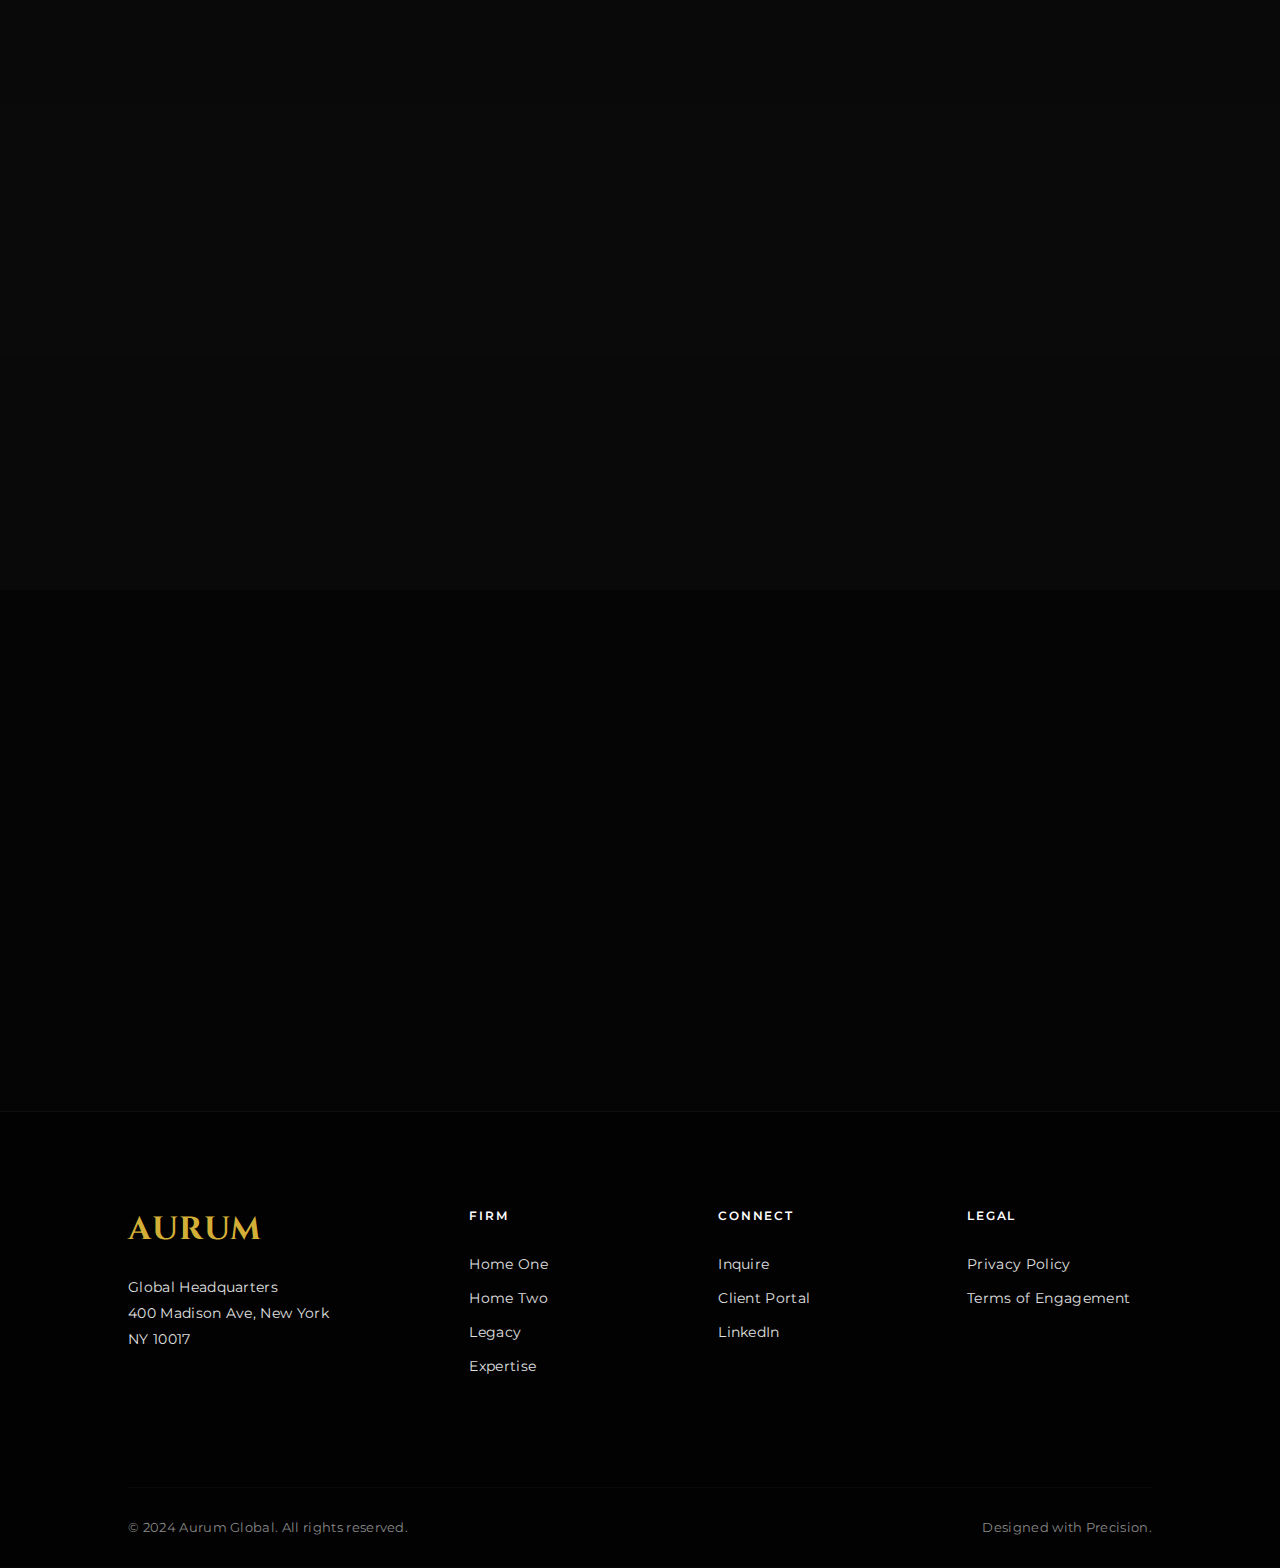
<file: services.html>
<!DOCTYPE html>
<html lang="en">

<head>
    <meta charset="UTF-8">
    <meta name="viewport" content="width=device-width, initial-scale=1.0">
    <title>AURUM | Expertise</title>
    <link rel="stylesheet" href="style.css">
    <style>
        .service-card {
            border-top: 1px solid rgba(255, 255, 255, 0.1);
            padding: 3rem 0;
            display: grid;
            grid-template-columns: 1fr 3fr;
            transition: background 0.3s;
        }

        .service-card:hover {
            background: rgba(255, 255, 255, 0.02);
            padding-left: 2rem;
        }

        [data-theme="light"] .service-card {
            border-color: rgba(0, 0, 0, 0.1);
        }

        [data-theme="light"] .service-card:hover {
            background: rgba(0, 0, 0, 0.05);
        }

        /* PROCESS STEPS */
        .process-grid {
            display: grid;
            grid-template-columns: repeat(4, 1fr);
            gap: 2rem;
            margin-top: 4rem;
        }

        .process-step {
            position: relative;
            padding-top: 2rem;
            border-top: 2px solid rgba(255, 255, 255, 0.1);
        }

        .process-step::before {
            content: '';
            position: absolute;
            top: -6px;
            left: 0;
            width: 10px;
            height: 10px;
            background: var(--text-muted);
            border-radius: 50%;
        }

        .process-step:hover {
            border-color: var(--gold);
        }

        .process-step:hover::before {
            background: var(--gold);
            box-shadow: 0 0 10px var(--gold);
        }

        @media(max-width: 1024px) {
            .service-card {
                grid-template-columns: 1fr;
                gap: 1rem;
            }

            .process-grid {
                grid-template-columns: 1fr;
                gap: 3rem;
            }
        }
    </style>
</head>

<body>
    <div class="noise"></div>
    <nav class="nav">
        <a href="index.html" class="logo">AURUM</a>
        <div class="nav-links">
            <div class="nav-item">
                <a href="index.html" class="nav-link">Home <svg viewBox="0 0 24 24" fill="none" stroke="currentColor"
                        stroke-width="2">
                        <path d="M6 9l6 6 6-6" />
                    </svg></a>
                <div class="dropdown">
                    <a href="index.html" class="dropdown-link">Home One</a>
                    <a href="index2.html" class="dropdown-link">Home Two</a>
                </div>
            </div>
            <div class="nav-item"><a href="about.html" class="nav-link">About Us</a></div>
            <div class="nav-item"><a href="services.html" class="nav-link active">Services</a></div>
            <div class="nav-item"><a href="contact.html" class="nav-link">Contact</a></div>
            <div class="nav-item">
                <a href="#" class="nav-link">Dashboards <svg viewBox="0 0 24 24" fill="none" stroke="currentColor"
                        stroke-width="2">
                        <path d="M6 9l6 6 6-6" />
                    </svg></a>
                <div class="dropdown">
                    <a href="dashboard-user.html" class="dropdown-link">User Dashboard</a>
                    <a href="dashboard-admin.html" class="dropdown-link">Admin Dashboard</a>
                </div>
            </div>
        </div>
        <div class="nav-actions">
            <div class="nav-auth-wrap">
                <div class="nav-auth-btn">
                    Login
                    <svg viewBox="0 0 24 24" fill="none" stroke="currentColor" stroke-width="2" width="10" height="10">
                        <path d="M6 9l6 6 6-6" />
                    </svg>
                </div>
                <div class="dropdown" style="top: 100%; right: 0; left: auto; margin-top: 10px;">
                    <a href="login.html" class="dropdown-link">Login</a>
                    <a href="register.html" class="dropdown-link">Register</a>
                </div>
            </div>
            <button class="action-btn" id="rtl-btn-nav" title="Toggle RTL">
                <svg xmlns="http://www.w3.org/2000/svg" width="18" height="18" viewBox="0 0 24 24" fill="none"
                    stroke="currentColor" stroke-width="2" stroke-linecap="round" stroke-linejoin="round">
                    <circle cx="12" cy="12" r="10"></circle>
                    <line x1="2" y1="12" x2="22" y2="12"></line>
                    <path
                        d="M12 2a15.3 15.3 0 0 1 4 10 15.3 15.3 0 0 1-4 10 15.3 15.3 0 0 1-4-10 15.3 15.3 0 0 1 4-10z">
                    </path>
                </svg>
            </button>
            <button class="action-btn" id="theme-btn-nav" title="Toggle Theme">
                <svg width="18" height="18" viewBox="0 0 24 24" fill="none" stroke="currentColor" stroke-width="2"
                    stroke-linecap="round" stroke-linejoin="round">
                    <path d="M21 12.79A9 9 0 1 1 11.21 3 7 7 0 0 0 21 12.79z"></path>
                </svg>
            </button>
            <div class="menu-trigger">MENU</div>
        </div>
    </nav>

    <div class="section-pad">
        <div class="container">
            <h1 class="h2-title reveal-up" style="margin-bottom: 5rem;">Core Competencies</h1>

            <div class="reveal-up">
                <div class="service-card">
                    <div style="font-family: var(--font-heading); color: var(--gold);">01</div>
                    <div>
                        <h3 style="font-size: 2rem; margin-bottom: 1rem; font-family: var(--font-heading);">Corporate
                            Sovereignty</h3>
                        <p class="p-lead">Antifragility frameworks, decentralized governance structures, and
                            generational succession planning.</p>
                        <ul
                            style="color: #e0e0e0; margin-top: 1.5rem; list-style: square; padding-left: 1.5rem; font-size: 0.9rem;">
                            <li>Succession Planning for HNWIs</li>
                            <li>Decentralized Autonomous Organizations (DAO)</li>
                            <li>Legacy Asset Protection</li>
                        </ul>
                    </div>
                </div>
                <div class="service-card">
                    <div style="font-family: var(--font-heading); color: var(--gold);">02</div>
                    <div>
                        <h3 style="font-size: 2rem; margin-bottom: 1rem; font-family: var(--font-heading);">Market
                            Warfare</h3>
                        <p class="p-lead">Aggressive market entry strategies, competitor displacement, and supply chain
                            domination.</p>
                        <ul
                            style="color: #e0e0e0; margin-top: 1.5rem; list-style: square; padding-left: 1.5rem; font-size: 0.9rem;">
                            <li>Counter-Intelligence Operations</li>
                            <li>Supply Chain Weaponization</li>
                            <li>Aggressive M&A Advisory</li>
                        </ul>
                    </div>
                </div>
                <div class="service-card">
                    <div style="font-family: var(--font-heading); color: var(--gold);">03</div>
                    <div>
                        <h3 style="font-size: 2rem; margin-bottom: 1rem; font-family: var(--font-heading);">Algorithmic
                            Capital</h3>
                        <p class="p-lead">Automated asset allocation, high-frequency trading infrastructure, and
                            quantitative risk modeling.</p>
                        <ul
                            style="color: #e0e0e0; margin-top: 1.5rem; list-style: square; padding-left: 1.5rem; font-size: 0.9rem;">
                            <li>HFT Infrastructure Deployment</li>
                            <li>Machine Learning Prediction Models</li>
                            <li>Quantum-Ready Ledger Systems</li>
                        </ul>
                    </div>
                </div>
            </div>
        </div>
    </div>

    <!-- NEW SECTION: STRATEGIC ADVANTAGE -->
    <section class="section-pad" style="background: var(--bg-void); border-top: 1px solid rgba(255,255,255,0.05);">
        <div class="container">
            <h2 class="h2-title reveal-up" style="text-align: center; margin-bottom: 5rem;">The Strategic Advantage</h2>
            <div class="grid-3">
                <div class="reveal-up" style="text-align: center; padding: 2rem;">
                    <div
                        style="width: 80px; height: 80px; border: 1px solid var(--gold); border-radius: 50%; display: flex; align-items: center; justify-content: center; margin: 0 auto 2rem; font-size: 1.5rem;">
                        ⚡</div>
                    <h3 style="font-family: var(--font-heading); margin-bottom: 1rem;">Velocity</h3>
                    <p style="font-size: 0.85rem; color: #888;">We operate at the speed of thought. Our systems identify
                        and execute on opportunities milliseconds before the competition.</p>
                </div>
                <div class="reveal-up" style="text-align: center; padding: 2rem; transition-delay: 0.1s;">
                    <div
                        style="width: 80px; height: 80px; border: 1px solid var(--gold); border-radius: 50%; display: flex; align-items: center; justify-content: center; margin: 0 auto 2rem; font-size: 1.5rem;">
                        🛡️</div>
                    <h3 style="font-family: var(--font-heading); margin-bottom: 1rem;">Secrecy</h3>
                    <p style="font-size: 0.85rem; color: #888;">Complete anonymity is guaranteed. Our tiered engagement
                        models ensure that your identity is protected at all costs.</p>
                </div>
                <div class="reveal-up" style="text-align: center; padding: 2rem; transition-delay: 0.2s;">
                    <div
                        style="width: 80px; height: 80px; border: 1px solid var(--gold); border-radius: 50%; display: flex; align-items: center; justify-content: center; margin: 0 auto 2rem; font-size: 1.5rem;">
                        📈</div>
                    <h3 style="font-family: var(--font-heading); margin-bottom: 1rem;">Alpha</h3>
                    <p style="font-size: 0.85rem; color: #888;">Consistent outperformance is our baseline. We provide
                        non-correlated returns in any market environment.</p>
                </div>
            </div>
        </div>
    </section>

    <!-- NEW PROCESS VISUALIZATION -->
    <section class="section-pad" style="background: rgba(255,255,255,0.02);">
        <div class="container">
            <h2 class="h2-title reveal-up" style="margin-bottom: 4rem;">The Methodology</h2>
            <div class="process-grid reveal-up">
                <div class="process-step">
                    <h4 style="color: var(--gold); margin-bottom: 0.5rem; font-family: var(--font-heading);">PHASE I
                    </h4>
                    <h5 style="margin-bottom: 1rem; font-size: 1.2rem;">Forensic Audit</h5>
                    <p style="font-size: 0.8rem; color: #888;">Complete structural dissection of the entity to identify
                        fragility and inefficiency.</p>
                </div>
                <div class="process-step" style="transition-delay: 0.1s;">
                    <h4 style="color: var(--gold); margin-bottom: 0.5rem; font-family: var(--font-heading);">PHASE II
                    </h4>
                    <h5 style="margin-bottom: 1rem; font-size: 1.2rem;">Strategic Re-Alignment</h5>
                    <p style="font-size: 0.8rem; color: #888;">Designing the new sovereign architecture based on
                        asymmetric upside.</p>
                </div>
                <div class="process-step" style="transition-delay: 0.2s;">
                    <h4 style="color: var(--gold); margin-bottom: 0.5rem; font-family: var(--font-heading);">PHASE III
                    </h4>
                    <h5 style="margin-bottom: 1rem; font-size: 1.2rem;">Capital Deployment</h5>
                    <p style="font-size: 0.8rem; color: #888;">Aggressive execution of the strategy utilizing
                        proprietary liquidity pools.</p>
                </div>
                <div class="process-step" style="transition-delay: 0.3s;">
                    <h4 style="color: var(--gold); margin-bottom: 0.5rem; font-family: var(--font-heading);">PHASE IV
                    </h4>
                    <h5 style="margin-bottom: 1rem; font-size: 1.2rem;">Sovereignty & Exit</h5>
                    <p style="font-size: 0.8rem; color: #888;">Establishing the entity as a self-sustaining monopoly or
                        preparing for high-value exit.</p>
                </div>
            </div>
        </div>
    </section>

    <!-- DECLASSIFIED CASE STUDIES -->
    <section class="section-pad">
        <div class="container">
            <h2 class="h2-title reveal-up" style="margin-bottom: 4rem;">Declassified Archives</h2>
            <div class="grid-2">
                <div class="reveal-up"
                    style="padding: 3rem; background: var(--bg-void); border: 1px solid rgba(255,255,255,0.05);">
                    <div style="font-family: monospace; color: var(--gold); margin-bottom: 1rem;">// PROJECT HELIOS
                    </div>
                    <h3 style="font-family: var(--font-heading); font-size: 1.5rem; margin-bottom: 2rem;">Rare Earth
                        Monopoly</h3>
                    <p style="color: #888; margin-bottom: 2rem;">
                        <strong>Objective:</strong> Secure exclusive lithium rights for a G7 nation-state in South
                        America.
                        <br><br>
                        <strong>Execution:</strong> Deployed $1.2B in structured debt to distressed local mining
                        conglomerates, converted to equity during the 2023 commodity dip.
                        <br><br>
                        <strong>Outcome:</strong> 40% global market share control.
                    </p>
                    <div
                        style="border-top: 1px solid rgba(255,255,255,0.05); padding-top: 1rem; font-size: 0.8rem; font-family: monospace; color: #666;">
                        STATUS: COMPLETED
                    </div>
                </div>
                <div class="reveal-up"
                    style="padding: 3rem; background: var(--bg-void); border: 1px solid rgba(255,255,255,0.05); transition-delay: 0.1s;">
                    <div style="font-family: monospace; color: var(--gold); margin-bottom: 1rem;">// PROJECT AEGIS</div>
                    <h3 style="font-family: var(--font-heading); font-size: 1.5rem; margin-bottom: 2rem;">Sovereign Debt
                        Defense</h3>
                    <p style="color: #888; margin-bottom: 2rem;">
                        <strong>Objective:</strong> Protect a small island nation from predatory vulture funds.
                        <br><br>
                        <strong>Execution:</strong> Utilized proprietary algo-trading to counter short attacks on
                        national bonds while establishing a silent liquidity pool.
                        <br><br>
                        <strong>Outcome:</strong> Currency stabilized; credit rating upgraded.
                    </p>
                    <div
                        style="border-top: 1px solid rgba(255,255,255,0.05); padding-top: 1rem; font-size: 0.8rem; font-family: monospace; color: #666;">
                        STATUS: ONGOING
                    </div>
                </div>
            </div>
        </div>
    </section>

    <!-- SECTOR FOCUS -->
    <section class="section-pad" style="background: rgba(255,255,255,0.02);">
        <div class="container">
            <h2 class="h2-title reveal-up" style="margin-bottom: 4rem; text-align: center;">Sector Focus</h2>
            <div class="grid-3">
                <div class="reveal-up"
                    style="position: relative; height: 300px; border: 1px solid rgba(255,255,255,0.1); padding: 2rem; display: flex; flex-direction: column; justify-content: flex-end; overflow: hidden;">
                    <img src="Assets/sector-defense.png"
                        style="position: absolute; top: 0; left: 0; width: 100%; height: 100%; object-fit: cover; opacity: 0.6; z-index: 1; transition: transform 0.5s;"
                        onmouseover="this.style.transform='scale(1.1)'" onmouseout="this.style.transform='scale(1)'"
                        alt="Defense">
                    <div
                        style="position: absolute; top: 0; left: 0; width: 100%; height: 100%; background: linear-gradient(to top, black, transparent); z-index: 2;">
                    </div>
                    <h3 style="font-family: var(--font-heading); font-size: 1.5rem; position: relative; z-index: 3;">
                        Defense Technology</h3>
                    <p style="color: #bbb; position: relative; z-index: 3; margin-top: 0.5rem; font-size: 0.9rem;">
                        Next-gen kinetic ballistics and drone swarm defense.</p>
                </div>
                <div class="reveal-up"
                    style="position: relative; height: 300px; border: 1px solid rgba(255,255,255,0.1); padding: 2rem; display: flex; flex-direction: column; justify-content: flex-end; overflow: hidden; transition-delay: 0.1s;">
                    <img src="Assets/sector-rare.png"
                        style="position: absolute; top: 0; left: 0; width: 100%; height: 100%; object-fit: cover; opacity: 0.6; z-index: 1; transition: transform 0.5s;"
                        onmouseover="this.style.transform='scale(1.1)'" onmouseout="this.style.transform='scale(1)'"
                        alt="Rare Earths">
                    <div
                        style="position: absolute; top: 0; left: 0; width: 100%; height: 100%; background: linear-gradient(to top, black, transparent); z-index: 2;">
                    </div>
                    <h3 style="font-family: var(--font-heading); font-size: 1.5rem; position: relative; z-index: 3;">
                        Rare Earths</h3>
                    <p style="color: #bbb; position: relative; z-index: 3; margin-top: 0.5rem; font-size: 0.9rem;">
                        Control of lithium, cobalt, and scandium supply chains.</p>
                </div>
                <div class="reveal-up"
                    style="position: relative; height: 300px; border: 1px solid rgba(255,255,255,0.1); padding: 2rem; display: flex; flex-direction: column; justify-content: flex-end; overflow: hidden; transition-delay: 0.2s;">
                    <img src="Assets/sector-bio.png"
                        style="position: absolute; top: 0; left: 0; width: 100%; height: 100%; object-fit: cover; opacity: 0.6; z-index: 1; transition: transform 0.5s;"
                        onmouseover="this.style.transform='scale(1.1)'" onmouseout="this.style.transform='scale(1)'"
                        alt="Bio">
                    <div
                        style="position: absolute; top: 0; left: 0; width: 100%; height: 100%; background: linear-gradient(to top, black, transparent); z-index: 2;">
                    </div>
                    <h3 style="font-family: var(--font-heading); font-size: 1.5rem; position: relative; z-index: 3;">
                        Bio-Longevity</h3>
                    <p style="color: #bbb; position: relative; z-index: 3; margin-top: 0.5rem; font-size: 0.9rem;">
                        Therapeutics extending human lifespan beyond 120 years.</p>
                </div>
            </div>

            <div style="margin-top: 4rem; text-align: center;" class="reveal-up">
                <a href="contact.html" class="btn-lux">Request Sector Report</a>
            </div>
        </div>
    </section>

    <!-- THE INTELLIGENCE NETWORK -->
    <section class="section-pad">
        <div class="container">
            <h2 class="h2-title reveal-up" style="margin-bottom: 4rem;">The Intelligence Network</h2>
            <div style="display: flex; flex-wrap: wrap; gap: 1rem; justify-content: center;">
                <div class="reveal-up"
                    style="padding: 1rem 2rem; border: 1px solid rgba(255,255,255,0.1); border-radius: 50px; font-size: 0.8rem; font-family: monospace; color: #aaa;">
                    SATELLITE IMAGERY</div>
                <div class="reveal-up"
                    style="padding: 1rem 2rem; border: 1px solid rgba(255,255,255,0.1); border-radius: 50px; font-size: 0.8rem; font-family: monospace; color: #aaa;">
                    SHIPPING LOGISTICS</div>
                <div class="reveal-up"
                    style="padding: 1rem 2rem; border: 1px solid rgba(255,255,255,0.1); border-radius: 50px; font-size: 0.8rem; font-family: monospace; color: #aaa;">
                    CENTRAL BANK MINUTES</div>
                <div class="reveal-up"
                    style="padding: 1rem 2rem; border: 1px solid rgba(255,255,255,0.1); border-radius: 50px; font-size: 0.8rem; font-family: monospace; color: #aaa;">
                    PATENT FILINGS</div>
                <div class="reveal-up"
                    style="padding: 1rem 2rem; border: 1px solid rgba(255,255,255,0.1); border-radius: 50px; font-size: 0.8rem; font-family: monospace; color: #aaa;">
                    DARK WEB ANALYTICS</div>
                <div class="reveal-up"
                    style="padding: 1rem 2rem; border: 1px solid rgba(255,255,255,0.1); border-radius: 50px; font-size: 0.8rem; font-family: monospace; color: #aaa;">
                    GEOPOLITICAL SENTIMENT</div>
                <div class="reveal-up"
                    style="padding: 1rem 2rem; border: 1px solid rgba(255,255,255,0.1); border-radius: 50px; font-size: 0.8rem; font-family: monospace; color: #aaa;">
                    ENERGY CONSUMPTION</div>
            </div>
            <p class="reveal-up"
                style="text-align: center; margin-top: 3rem; color: #666; max-width: 600px; margin-left: auto; margin-right: auto;">
                We synthesize 40,000 data points per second to construct a real-time model of the global economy,
                visible only to our partners.
            </p>
        </div>
    </section>

    <footer class="footer">
        <div class="footer-grid">
            <div class="footer-brand">
                <h2>AURUM</h2>
                <p>
                    Global Headquarters<br>
                    400 Madison Ave, New York<br>
                    NY 10017
                </p>
            </div>
            <div class="footer-col">
                <h4>Firm</h4>
                <a href="index.html" class="footer-link">Home One</a>
                <a href="index2.html" class="footer-link">Home Two</a>
                <a href="about.html" class="footer-link">Legacy</a>
                <a href="services.html" class="footer-link">Expertise</a>
            </div>
            <div class="footer-col">
                <h4>Connect</h4>
                <a href="contact.html" class="footer-link">Inquire</a>
                <a href="login.html" class="footer-link">Client Portal</a>
                <a href="#" class="footer-link">LinkedIn</a>
            </div>
            <div class="footer-col">
                <h4>Legal</h4>
                <a href="#" class="footer-link">Privacy Policy</a>
                <a href="#" class="footer-link">Terms of Engagement</a>
            </div>
        </div>
        <div class="footer-bottom">
            <div>&copy; 2024 Aurum Global. All rights reserved.</div>
            <div>Designed with Precision.</div>
        </div>
    </footer>
    <script src="main.js"></script>
</body>

</html>
</file>
<file: style.css>
/* AURORA v4.0 - ETERNAL LUXURY */
@import url('https://fonts.googleapis.com/css2?family=Cinzel:wght@400;500;600&family=Montserrat:wght@200;300;400;500&display=swap');

:root {
    --bg-void: #050505;
    --text-primary: #ffffff;
    --text-muted: #e0e0e0;
    /* Significantly brighter for readability */

    --gold: #D4AF37;
    --gold-gradient: linear-gradient(135deg, #bf953f, #fcf6ba, #b38728, #fbf5b7, #aa771c);

    --glass: rgba(255, 255, 255, 0.03);
    --glass-border: rgba(255, 255, 255, 0.08);
    --blur: 20px;

    --font-heading: 'Cinzel', serif;
    /* Classical, authoritative */
    --font-body: 'Montserrat', sans-serif;
    /* Clean, modern luxury */

    --ease-lux: cubic-bezier(0.23, 1, 0.32, 1);

    --chart-bg: rgba(255, 255, 255, 0.02);
    --chart-track: rgba(255, 255, 255, 0.05);
}

[data-theme="light"] {
    --bg-void: #f4f4f4;
    --text-primary: #111111;
    --text-muted: #222222;
    --glass: rgba(0, 0, 0, 0.05);
    --glass-border: rgba(0, 0, 0, 0.1);
    --gold: #b38728;
    --chart-bg: rgba(0, 0, 0, 0.02);
    --chart-track: rgba(0, 0, 0, 0.05);
}

/* RESET */
*,
*::before,
*::after {
    box-sizing: border-box;
    margin: 0;
    padding: 0;
}

body {
    background-color: var(--bg-void);
    color: var(--text-primary);
    font-family: var(--font-body);
    overflow-x: hidden;
    font-size: 16px;
    letter-spacing: 0.02em;
}

/* NOISE & TEXTURE */
.noise {
    position: fixed;
    top: 0;
    left: 0;
    width: 100%;
    height: 100%;
    background: url('Assets/noise.png');
    opacity: 0.04;
    pointer-events: none;
    z-index: 9999;
}

/* Global Contrast Improvement */
::placeholder {
    color: rgba(255, 255, 255, 0.6) !important;
    opacity: 1;
}

[data-theme="light"] ::placeholder {
    color: rgba(0, 0, 0, 0.5) !important;
}

.silk-overlay {
    position: fixed;
    top: 0;
    left: 0;
    width: 100%;
    height: 100%;
    background: url('Assets/silk.png') center/cover no-repeat;
    opacity: 0.15;
    /* Increased slightly */
    mix-blend-mode: overlay;
    pointer-events: none;
    z-index: -1;
}

[data-theme="light"] .silk-overlay {
    opacity: 0.05;
    mix-blend-mode: normal;
    filter: invert(1) contrast(0.5);
}

[data-theme="light"] .noise {
    opacity: 0.1;
    filter: invert(1);
}

/* RTL Override */
[dir="rtl"] {
    direction: rtl;
    text-align: right;
}

[dir="rtl"] .nav-actions {
    margin-left: 0;
    margin-right: 2rem;
}

[dir="rtl"] .dropdown {
    left: auto;
    right: -20px;
    text-align: right;
}

[dir="rtl"] .dropdown-link:hover {
    padding-left: 1.5rem;
    padding-right: 1.8rem;
}

[dir="rtl"] .hero-text {
    border-right: none;
    border-left: 1px solid rgba(255, 255, 255, 0.05);
}

[dir="rtl"] .hero-visual {
    order: -1;
}

[dir="rtl"] .process-step::before {
    left: auto;
    right: 0;
}

[dir="rtl"] .service-card:hover {
    padding-left: 0;
    padding-right: 2rem;
}

[dir="rtl"] .footer-grid {
    text-align: right;
}

/* Dashboard RTL */
[dir="rtl"] .dash-sidebar {
    border-right: none;
    border-left: 1px solid rgba(255, 255, 255, 0.05);
    left: auto;
    right: 0;
}

[dir="rtl"] .dash-main {
    margin-left: 0;
    margin-right: 280px;
}

[dir="rtl"] .table th {
    text-align: center;
}

[dir="rtl"] .holo-card::after {
    right: auto;
    left: 0;
    background: radial-gradient(circle at bottom left, rgba(212, 175, 55, 0.05) 0%, transparent 70%);
}

[dir="rtl"] .terminal-box::before {
    right: auto;
    left: 10px;
}

[dir="rtl"] .timeline-item {
    text-align: right;
}

[dir="rtl"] .timeline-item::before {
    left: auto;
    right: 0;
}

[dir="rtl"] .mobile-sub-link {
    margin-left: 0;
    margin-right: 1rem;
}

[dir="rtl"] .quote-icon {
    left: auto;
    right: 1rem;
}

[dir="rtl"] .marquee-item {
    margin-right: 0;
    margin-left: 4rem;
}

[dir="rtl"] .btn-lux::before {
    left: auto;
    right: 0;
}

[dir="rtl"] .mobile-menu-overlay {
    transform: translateX(-100%);
}

[dir="rtl"] .mobile-menu-overlay.active {
    transform: translateX(0);
}

@media (max-width: 1024px) {
    [dir="rtl"] .dash-main {
        margin-right: 80px;
    }

    [dir="rtl"] .hero-text {
        border-left: none;
    }
}

@media (max-width: 768px) {
    [dir="rtl"] .dash-main {
        margin-right: 0;
    }
}

/* CURSOR */
/* CURSOR REMOVED */

/* NAV */
.nav {
    position: fixed;
    top: 0;
    left: 0;
    width: 100%;
    height: 90px;
    display: flex;
    justify-content: space-between;
    align-items: center;
    padding: 0 4rem;
    z-index: 1000;
    background: rgba(5, 5, 5, 0.85);
    backdrop-filter: blur(15px);
    border-bottom: 1px solid rgba(255, 255, 255, 0.05);
    transition: all 0.5s var(--ease-lux);
}

[data-theme="light"] .nav {
    background: rgba(255, 255, 255, 0.9);
    border-bottom: 1px solid rgba(0, 0, 0, 0.05);
}

.logo {
    font-family: var(--font-heading);
    font-size: 1.8rem;
    letter-spacing: 0.1em;
    color: white;
    text-decoration: none;
    background: var(--gold-gradient);
    -webkit-background-clip: text;
    -webkit-text-fill-color: transparent;
    background-clip: text;
}

[data-theme="light"] .logo {
    filter: brightness(0.8);
}

.nav-links {
    display: flex;
    gap: 2.5rem;
    height: 100%;
    align-items: center;
}

.nav-item {
    position: relative;
    height: 100%;
    display: flex;
    align-items: center;
}

.nav-link {
    text-decoration: none;
    color: var(--text-primary);
    text-transform: uppercase;
    font-size: 0.8rem;
    letter-spacing: 0.1em;
    font-weight: 600;
    font-family: var(--font-body);
    transition: color 0.3s;
    display: flex;
    align-items: center;
    gap: 0.5rem;
}

.nav-link svg {
    width: 12px;
    height: 12px;
    opacity: 0.7;
    transition: transform 0.3s;
}

.nav-item:hover .nav-link svg {
    transform: rotate(180deg);
}

.nav-link.active {
    color: white;
}

.nav-link.active::after {
    content: '';
    position: absolute;
    bottom: 30px;
    left: 0;
    width: 100%;
    height: 2px;
    background: var(--gold);
}

.nav-link:hover {
    color: var(--gold);
}

[data-theme="light"] .nav-link.active {
    color: #000;
}

[data-theme="light"] .nav-link svg {
    opacity: 1;
}

.dropdown {
    position: absolute;
    top: 90px;
    left: -20px;
    background: #0a0a0a;
    border: 1px solid rgba(255, 255, 255, 0.1);
    border-top: 2px solid var(--gold);
    min-width: 200px;
    padding: 1rem 0;
    opacity: 0;
    transform: translateY(10px);
    pointer-events: none;
    transition: all 0.3s var(--ease-lux);
    box-shadow: 0 20px 40px rgba(0, 0, 0, 0.5);
    display: flex;
    flex-direction: column;
}

[data-theme="light"] .dropdown {
    background: var(--bg-void);
    border-color: var(--glass-border);
    box-shadow: 0 20px 40px rgba(0, 0, 0, 0.1);
}

.nav-item:hover .dropdown {
    opacity: 1;
    transform: translateY(0);
    pointer-events: auto;
}

.dropdown-link {
    text-decoration: none;
    color: #e0e0e0;
    padding: 0.8rem 1.5rem;
    font-size: 0.75rem;
    text-transform: uppercase;
    letter-spacing: 0.1em;
    transition: all 0.2s;
}


[data-theme="light"] .dropdown-link {
    color: #444;
    /* Darker text for light mode */
}

.dropdown-link:hover {
    background: rgba(255, 255, 255, 0.05);
    color: white;
    padding-left: 1.8rem;
}

[data-theme="light"] .dropdown-link:hover {
    background: rgba(0, 0, 0, 0.05);
    color: black;
}

/* ACTIONS & MOBILE */
.nav-actions {
    display: flex;
    align-items: center;
    gap: 1rem;
    margin-left: 2rem;
}

.action-btn {
    width: 40px;
    height: 40px;
    display: flex;
    align-items: center;
    justify-content: center;
    background: rgba(255, 255, 255, 0.1);
    border: none;
    color: white;
    cursor: pointer;
    transition: all 0.3s;
    border-radius: 4px;
}

[data-theme="light"] .action-btn {
    background: rgba(0, 0, 0, 0.05);
    color: #000;
}

.action-btn:hover {
    background: var(--gold);
    color: black;
}


.nav-auth-wrap {
    position: relative;
    height: 100%;
    display: flex;
    align-items: center;
}

.nav-auth-btn {
    padding: 0.5rem 1.2rem;
    background: rgba(255, 255, 255, 0.1);
    color: white;
    border: 1px solid rgba(255, 255, 255, 0.1);
    font-family: var(--font-body);
    font-size: 0.75rem;
    text-transform: uppercase;
    letter-spacing: 0.1em;
    cursor: pointer;
    transition: all 0.3s;
    display: flex;
    align-items: center;
    gap: 0.5rem;
}

.nav-auth-btn:hover {
    background: var(--gold);
    color: black;
    border-color: var(--gold);
}

[data-theme="light"] .nav-auth-btn {
    background: rgba(0, 0, 0, 0.05);
    color: black;
    border-color: rgba(0, 0, 0, 0.1);
}

[data-theme="light"] .nav-auth-btn:hover {
    background: var(--gold);
    color: black;
}

.nav-auth-wrap:hover .dropdown {
    opacity: 1;
    transform: translateY(0);
    pointer-events: auto;
}

/* Fix for hover gap */
.nav-auth-wrap .dropdown::before {
    content: '';
    position: absolute;
    top: -20px;
    left: 0;
    width: 100%;
    height: 20px;
}

.menu-trigger {
    display: none;
    padding: 0.6rem 1.2rem;
    border-radius: 50px;
    background: rgba(10, 10, 10, 0.8);
    backdrop-filter: blur(10px);
    border: 1px solid rgba(255, 255, 255, 0.1);
    color: white;
    font-family: var(--font-body);
    font-weight: 500;
    font-size: 0.9rem;
    cursor: pointer;
    align-items: center;
    gap: 0.6rem;
    transition: all 0.3s cubic-bezier(0.23, 1, 0.32, 1);
    box-shadow: 0 5px 20px rgba(0, 0, 0, 0.2);
}

.menu-trigger svg {
    width: 18px;
    height: 18px;
    stroke: currentColor;
}

.menu-trigger:hover {
    background: rgba(255, 255, 255, 0.1);
    border-color: var(--gold);
    color: var(--gold);
    transform: translateY(-2px);
}

[data-theme="light"] .menu-trigger {
    background: white;
    color: #111;
    border-color: rgba(0, 0, 0, 0.1);
    box-shadow: 0 5px 15px rgba(0, 0, 0, 0.05);
}

[data-theme="light"] .menu-trigger:hover {
    border-color: var(--gold);
    color: var(--gold);
}

.mobile-menu-overlay {
    position: fixed;
    top: 90px;
    left: 0;
    width: 100%;
    height: calc(100vh - 90px);
    background: var(--bg-void);
    z-index: 999;
    display: flex;
    flex-direction: column;
    padding: 2rem;
    gap: 1rem;
    transform: translateX(100%);
    transition: transform 0.4s var(--ease-lux);
    overflow-y: auto;
    border-top: 1px solid var(--glass-border);
}

.mobile-menu-overlay.active {
    transform: translateX(0);
}

.mobile-link {
    font-family: var(--font-heading);
    font-size: 1.5rem;
    color: var(--text-primary);
    text-decoration: none;
    border-bottom: 1px solid var(--glass-border);
    padding-bottom: 1rem;
}

.mobile-sub-link {
    font-family: var(--font-body);
    font-size: 1rem;
    color: var(--text-muted);
    text-decoration: none;
    margin-left: 1rem;
    margin-top: 0.5rem;
    display: block;
}

/* FOOTER */
.footer {
    padding: 6rem 8rem 2rem;
    border-top: 1px solid rgba(255, 255, 255, 0.05);
    background: #020202;
    position: relative;
    font-family: var(--font-body);
}

.footer-grid {
    display: grid;
    grid-template-columns: 1.5fr 1fr 1fr 1fr;
    gap: 4rem;
    margin-bottom: 6rem;
}

.footer-brand h2 {
    font-family: var(--font-heading);
    font-size: 2rem;
    color: var(--gold);
    margin-bottom: 1.5rem;
    letter-spacing: 0.05em;
}

.footer-brand p {
    color: #e0e0e0;
    font-size: 0.9rem;
    line-height: 1.8;
}

.footer-col h4 {
    font-family: var(--font-body);
    color: white;
    font-size: 0.75rem;
    text-transform: uppercase;
    letter-spacing: 0.15em;
    font-weight: 600;
    margin-bottom: 2rem;
}

[data-theme="light"] .footer {
    background: #f4f4f4;
    border-top: 1px solid rgba(0, 0, 0, 0.1);
}

[data-theme="light"] .footer-brand p {
    color: var(--text-muted);
}

[data-theme="light"] .footer-col h4 {
    color: var(--text-primary);
}

.footer-link {
    display: block;
    color: #e0e0e0;
    text-decoration: none;
    margin-bottom: 1rem;
    font-size: 0.9rem;
    transition: color 0.3s;
}

.footer-link:hover {
    color: var(--gold);
}

.footer-bottom {
    border-top: 1px solid rgba(255, 255, 255, 0.03);
    padding-top: 2rem;
    display: flex;
    justify-content: space-between;
    font-size: 0.8rem;
    color: #888;
}

[data-theme="light"] .footer-link {
    color: var(--text-muted);
}

[data-theme="light"] .footer-link:hover {
    color: var(--gold);
}

[data-theme="light"] .footer-bottom {
    border-top-color: rgba(0, 0, 0, 0.1);
    color: var(--text-muted);
}

[data-theme="light"] .footer-col h4 {
    color: #111;
}

[data-theme="light"] .footer-brand p {
    color: #333;
}

/* COMPONENTS & TYPOGRAPHY */
.h1-hero {
    font-family: var(--font-heading);
    font-size: clamp(3rem, 6vw, 7rem);
    line-height: 1.1;
    font-weight: 400;
}

.h2-title {
    font-family: var(--font-heading);
    font-size: 3rem;
    margin-bottom: 2rem;
}

[data-theme="light"] .h1-hero,
[data-theme="light"] .h2-title {
    color: #111;
}

.p-lead {
    font-size: 1.25rem;
    color: var(--text-muted);
    line-height: 1.6;
    max-width: 600px;
    font-weight: 300;
}

.text-gold {
    color: var(--gold);
}

.gold-gradient-text {
    background: var(--gold-gradient);
    -webkit-background-clip: text;
    -webkit-text-fill-color: transparent;
    background-clip: text;
}

.btn-lux {
    display: inline-block;
    padding: 1rem 2.5rem;
    background: transparent;
    border: 1px solid rgba(255, 255, 255, 0.2);
    color: white;
    text-decoration: none;
    text-transform: uppercase;
    letter-spacing: 0.2em;
    font-size: 0.7rem;
    position: relative;
    overflow: hidden;
    transition: all 0.4s;
}

.btn-lux::before {
    content: '';
    position: absolute;
    top: 0;
    left: 0;
    width: 0%;
    height: 100%;
    background: white;
    z-index: -1;
    transition: width 0.4s var(--ease-lux);
}

.btn-lux:hover {
    color: black;
    border-color: white;
}

.btn-lux:hover::before {
    width: 100%;
}

[data-theme="light"] .btn-lux {
    color: #111;
    border-color: rgba(0, 0, 0, 0.2);
}

[data-theme="light"] .btn-lux:hover {
    color: white;
}

[data-theme="light"] .btn-lux::before {
    background: #111;
}

.section-pad {
    padding: 6rem 2rem;
    position: relative;
}

.grid-2 {
    display: grid;
    grid-template-columns: 1fr 1fr;
    gap: 4rem;
    align-items: center;
}

.grid-3 {
    display: grid;
    grid-template-columns: repeat(3, 1fr);
    gap: 2rem;
}

/* CREATIVE EXTRAS */
.marquee-container {
    overflow: hidden;
    white-space: nowrap;
    position: relative;
    padding: 2rem 0;
    border-top: 1px solid var(--glass-border);
    border-bottom: 1px solid var(--glass-border);
}

.marquee-content {
    display: inline-block;
    animation: marquee 20s linear infinite;
}

.marquee-item {
    display: inline-block;
    font-family: var(--font-heading);
    font-size: 4rem;
    margin-right: 4rem;
    -webkit-text-stroke: 1px rgba(255, 255, 255, 0.1);
    color: transparent;
}

[data-theme="light"] .marquee-item {
    -webkit-text-stroke: 1px rgba(0, 0, 0, 0.1);
}

@keyframes marquee {
    0% {
        transform: translateX(0);
    }

    100% {
        transform: translateX(-50%);
    }
}

.testimonial-card {
    padding: 3rem;
    background: var(--glass);
    border: 1px solid var(--glass-border);
    position: relative;
    transition: transform 0.3s;
}

.testimonial-card:hover {
    transform: translateY(-5px);
}

.quote-icon {
    font-size: 4rem;
    color: var(--gold);
    opacity: 0.2;
    position: absolute;
    top: 1rem;
    left: 1rem;
    font-family: serif;
}

/* ANIMATIONS */
.reveal-up {
    opacity: 0;
    transform: translateY(60px);
    transition: all 1s var(--ease-lux);
}

.reveal-up.active {
    opacity: 1;
    transform: translateY(0);
}

/* RESPONSIVE OPTIMIZATIONS */
@media (max-width: 1024px) {
    .nav {
        padding: 0 1rem;
        height: 70px;
    }

    .nav-links {
        display: none;
    }

    .logo {
        font-size: 1.5rem;
    }

    .nav-actions {
        gap: 0.5rem;
        margin-left: auto;
    }

    .action-btn {
        width: 36px;
        height: 36px;
    }

    .nav-auth-wrap {
        display: none;
    }

    .menu-trigger {
        display: flex;
    }

    .mobile-menu-overlay {
        top: 70px;
        height: calc(100vh - 70px);
    }

    .footer {
        padding: 4rem 2rem;
    }

    .footer-grid {
        grid-template-columns: 1fr;
        gap: 3rem;
    }

    .section-pad {
        padding: 6rem 1.5rem;
    }

    .grid-2,
    .grid-3 {
        grid-template-columns: 1fr;
        gap: 3rem;
    }

    .h1-hero {
        font-size: 3rem;
    }

    .h2-title {
        font-size: 2rem;
    }

    .hero-split {
        grid-template-columns: 1fr;
        padding-top: 70px;
    }

    .hero-visual {
        height: 40vh;
        order: -1;
    }

    .hero-text {
        padding: 2rem;
        border-right: none;
        border-bottom: 1px solid var(--glass-border);
    }

    .marquee-item {
        font-size: 2.5rem;
    }

    /* Ensure no horizontal scroll on mobile */
    .container {
        width: 100%;
        max-width: 100%;
        padding: 0 1rem;
    }

    .grid-2,
    .grid-3 {
        max-width: 100%;
        gap: 2rem;
    }

    /* Fix for 100vh headers on mobile */
    header.section-pad {
        height: auto !important;
        min-height: 80vh;
        padding-top: 120px;
    }
}



/* --- AUTH PAGES (Login / Register) --- */
.auth-container {
    min-height: 80vh;
    display: flex;
    align-items: center;
    justify-content: center;
    position: relative;
    padding: 2rem;
}

.auth-box {
    width: 100%;
    max-width: 450px;
    padding: 4rem;
    border: 1px solid var(--glass-border);
    background: rgba(5, 5, 5, 0.6);
    backdrop-filter: blur(20px);
    transition: all 0.5s var(--ease-lux);
}

.auth-label {
    display: block;
    font-size: 0.7rem;
    text-transform: uppercase;
    letter-spacing: 0.1em;
    color: var(--gold);
    margin-bottom: 0.5rem;
    font-family: var(--font-body);
}

.auth-input {
    width: 100%;
    background: rgba(255, 255, 255, 0.03);
    border: 1px solid rgba(255, 255, 255, 0.1);
    padding: 1rem;
    color: white;
    outline: none;
    font-family: var(--font-body);
    transition: all 0.3s;
}

.auth-input:focus {
    border-color: var(--gold);
    background: rgba(255, 255, 255, 0.05);
}

.auth-link {
    color: var(--text-muted);
    font-size: 0.7rem;
    text-decoration: none;
    transition: color 0.3s;
}

.auth-link:hover {
    color: var(--gold);
}

/* Light Mode Overrides for Auth */
[data-theme="light"] .auth-box {
    background: rgba(255, 255, 255, 0.8);
    border-color: rgba(0, 0, 0, 0.1);
    box-shadow: 0 10px 30px rgba(0, 0, 0, 0.05);
}

[data-theme="light"] .auth-input {
    background: rgba(0, 0, 0, 0.03);
    border-color: rgba(0, 0, 0, 0.1);
    color: #000;
}

[data-theme="light"] .auth-input:focus {
    border-color: var(--gold);
    background: white;
}


/* --- DASHBOARD STYLES (Restored & Refined) --- */
.dash-layout {
    display: flex;
    flex-direction: column;
    min-height: 100vh;
}

.dash-nav {
    position: fixed;
    top: 0;
    left: 0;
    width: 100%;
    height: 70px;
    background: rgba(5, 5, 5, 0.8);
    backdrop-filter: blur(10px);
    border-bottom: 1px solid rgba(255, 255, 255, 0.05);
    display: flex;
    align-items: center;
    justify-content: space-between;
    padding: 0 2rem;
    z-index: 1000;
}

.dash-nav-links {
    display: flex;
    gap: 2rem;
}

.dash-link {
    color: var(--text-muted);
    text-decoration: none;
    font-size: 0.9rem;
    display: flex;
    align-items: center;
    gap: 0.5rem;
    transition: color 0.3s;
}

.dash-link.active,
.dash-link:hover {
    color: var(--gold);
}

.dash-sidebar {
    display: none;
    /* Removed as per request */
}

.dash-main {
    flex: 1;
    margin-left: 0;
    padding: 100px 3rem 3rem;
    /* Top padding for fixed nav */
    background-color: var(--bg-void);
    width: 100%;
    max-width: 1400px;
    /* Constrain width for better readability on huge screens */
    margin: 0 auto;
}

.display-text {
    font-size: 0.7rem;
    letter-spacing: 0.2em;
    text-transform: uppercase;
    color: var(--gold);
    margin-bottom: 0.5rem;
    display: block;
}

.glass-card {
    background: rgba(255, 255, 255, 0.02);
    border: 1px solid rgba(255, 255, 255, 0.05);
    backdrop-filter: blur(10px);
    transition: transform 0.3s;
}

.glass-card:hover {
    border-color: var(--gold);
}

/* Table Styles */
.table {
    width: 100%;
    border-collapse: collapse;
    font-size: 0.9rem;
}

.table th {
    text-align: center;
    color: white;
    font-weight: 700;
    font-size: 0.75rem;
    text-transform: uppercase;
    letter-spacing: 0.15em;
    padding-bottom: 1rem;
    border-bottom: 1px solid rgba(255, 255, 255, 0.1);
}

.table td {
    padding: 1.5rem 0;
    border-bottom: 1px solid rgba(255, 255, 255, 0.05);
    color: #e0e0e0;
    text-align: center;
}





/* Table responsive wrapper */
.glass-card:has(.table) {
    overflow-x: auto;
    -webkit-overflow-scrolling: touch;
}

.table {
    min-width: 600px;
}

@media (max-width: 768px) {
    .table {
        font-size: 0.8rem;
        min-width: 500px;
    }

    .table th,
    .table td {
        padding: 1rem 0.5rem;
        white-space: nowrap;
    }

    .table th:first-child,
    .table td:first-child {
        padding-left: 1rem;
    }

    [dir="rtl"] .table th:first-child,
    [dir="rtl"] .table td:first-child {
        padding-left: 0.5rem;
        padding-right: 1rem;
    }
}

.status-pill {
    padding: 0.3rem 0.8rem;
    border-radius: 99px;
    font-size: 0.7rem;
    text-transform: uppercase;
    letter-spacing: 0.05em;
}

.status-active {
    background: rgba(50, 205, 50, 0.1);
    color: #32cd32;
}

.status-pending {
    background: rgba(255, 165, 0, 0.1);
    color: orange;
}

.btn-outline {
    background: transparent;
    border: 1px solid rgba(255, 255, 255, 0.2);
    color: white;
    cursor: pointer;
    transition: all 0.3s;
    font-family: var(--font-body);
}

.btn-outline:hover {
    border-color: var(--gold);
    color: var(--gold);
}

/* Light Mode Overrides for Dashboard */
[data-theme="light"] .dash-sidebar {
    background: #f8f8f8;
    border-color: rgba(0, 0, 0, 0.1);
}

[data-theme="light"] .nav-link {
    color: #555 !important;
}

/* Force nav links dark */
[data-theme="light"] .nav-link:hover {
    color: var(--gold) !important;
}

[data-theme="light"] .table th {
    border-color: rgba(0, 0, 0, 0.1);
    color: #000;
}

[data-theme="light"] .table td {
    border-color: rgba(0, 0, 0, 0.05);
    color: #333;
}

[data-theme="light"] .glass-card {
    background: white;
    border-color: rgba(0, 0, 0, 0.1);
    box-shadow: 0 5px 20px rgba(0, 0, 0, 0.05);
}

[data-theme="light"] .btn-outline {
    border-color: rgba(0, 0, 0, 0.2);
    color: #333;
}

[data-theme="light"] .btn-outline:hover {
    color: var(--gold);
    border-color: var(--gold);
}

/* Responsive Dashboard */
@media (max-width: 1024px) {
    .dash-sidebar {
        width: 80px;
        padding: 2rem 1rem;
    }

    .dash-sidebar .nav-link {
        font-size: 0;
        justify-content: center;
    }

    /* Hide text, show icon implies - need icon */
    .dash-sidebar .logo {
        font-size: 0.8rem;
        text-align: center;
    }

    .dash-main {
        margin-left: 80px;
        padding: 2rem;
    }

    .grid-3 {
        grid-template-columns: 1fr;
        gap: 1rem;
    }
}

@media (max-width: 768px) {
    .dash-sidebar {
        display: none;
    }

    /* In real app, would toggle */
    .dash-main {
        margin-left: 0;
        padding: 100px 1.5rem 2rem;
    }

    /* Add top padding for fixed nav */
}

/* --- VISUALIZATION COMPONENTS (New) --- */
.holo-card {
    position: relative;
    background: rgba(10, 10, 10, 0.6);
    border: 1px solid rgba(255, 255, 255, 0.05);
    overflow: hidden;
    backdrop-filter: blur(10px);
    transition: transform 0.3s;
}

.holo-card:hover {
    transform: translateY(-2px);
}

.holo-card::before {
    content: '';
    position: absolute;
    top: 0;
    left: 0;
    right: 0;
    height: 1px;
    background: linear-gradient(90deg, transparent, var(--gold), transparent);
    opacity: 0.5;
}

.holo-card::after {
    content: '';
    position: absolute;
    bottom: 0;
    right: 0;
    width: 150px;
    height: 150px;
    background: radial-gradient(circle, rgba(212, 175, 55, 0.05) 0%, transparent 70%);
    pointer-events: none;
}

/* Timeline */
.timeline-scroll {
    display: flex;
    overflow-x: auto;
    gap: 3rem;
    padding-bottom: 2rem;
    margin-top: 1rem;
    -webkit-overflow-scrolling: touch;
}

.timeline-scroll::-webkit-scrollbar {
    height: 4px;
}

.timeline-scroll::-webkit-scrollbar-track {
    background: rgba(255, 255, 255, 0.05);
}

.timeline-scroll::-webkit-scrollbar-thumb {
    background: var(--gold);
    border-radius: 4px;
}

.timeline-item {
    min-width: 250px;
    position: relative;
    padding-top: 1.5rem;
    border-top: 1px solid rgba(255, 255, 255, 0.1);
}

.timeline-item::before {
    content: '';
    position: absolute;
    top: -5px;
    left: 0;
    width: 9px;
    height: 9px;
    background: var(--bg-void);
    border: 1px solid var(--text-muted);
    border-radius: 50%;
    transition: all 0.3s;
}

.timeline-item:hover::before,
.timeline-item.active::before {
    background: var(--gold);
    border-color: var(--gold);
    box-shadow: 0 0 10px var(--gold);
}

/* CSS Donut Chart */
.chart-donut {
    width: 140px;
    height: 140px;
    border-radius: 50%;
    position: relative;
    display: flex;
    align-items: center;
    justify-content: center;
    margin: 0 auto;
}

.chart-donut::after {
    content: '';
    position: absolute;
    width: 85%;
    height: 85%;
    background: var(--bg-void);
    border-radius: 50%;
}

.chart-content {
    position: relative;
    z-index: 1;
    text-align: center;
}

/* Terminal Box */
.terminal-box {
    background: #0a0a0a;
    border: 1px solid #333;
    padding: 1.5rem;
    font-family: 'Courier New', monospace;
    font-size: 0.8rem;
    color: #44ff44;
    height: 250px;
    overflow: hidden;
    position: relative;
    border-radius: 4px;
}

.terminal-box::before {
    content: 'LIVE_FEED_V.1.0';
    position: absolute;
    top: 5px;
    right: 10px;
    font-size: 0.6rem;
    opacity: 0.5;
}

.terminal-box::after {
    content: '';
    position: absolute;
    bottom: 0;
    left: 0;
    width: 100%;
    height: 80px;
    background: linear-gradient(to bottom, transparent, #0a0a0a);
    pointer-events: none;
}

.terminal-line {
    margin-bottom: 0.8rem;
    display: block;
    opacity: 0;
    animation: fadeIn 0.3s forwards;
}

@keyframes fadeIn {
    to {
        opacity: 0.8;
    }
}

/* Light Mode Overrides */
[data-theme="light"] .holo-card {
    background: white;
    border-color: rgba(0, 0, 0, 0.1);
    color: #111;
}

[data-theme="light"] .holo-card h3,
[data-theme="light"] .holo-card h4 {
    color: #111;
}

[data-theme="light"] .holo-card .display-text {
    color: #666;
}

/* Force chart tracks to be visible in light mode */
[data-theme="light"] .holo-card div[style*="background: rgba(255,255,255"],
[data-theme="light"] .holo-card div[style*="background: rgba(255, 255, 255"] {
    background: rgba(0, 0, 0, 0.05) !important;
}

[data-theme="light"] .holo-card div[style*="border: 8px solid rgba(255,255,255"] {
    border-color: rgba(0, 0, 0, 0.05) !important;
    border-top-color: var(--gold) !important;
}

[data-theme="light"] .holo-card svg path[stroke*="rgba(255,255,255"] {
    stroke: rgba(0, 0, 0, 0.1) !important;
}

[data-theme="light"] .holo-card svg line[stroke*="rgba(255,255,255"] {
    stroke: rgba(0, 0, 0, 0.05) !important;
}

[data-theme="light"] .holo-card .bar-chart {
    border-color: rgba(0, 0, 0, 0.1) !important;
}

/* Catch more variations of white background in inline styles */
[data-theme="light"] .holo-card div[style*="background:rgba(255,255,255"],
[data-theme="light"] .holo-card div[style*="background: rgba(255,255,255"],
[data-theme="light"] .holo-card div[style*="background: rgba(255, 255, 255"],
[data-theme="light"] .holo-card div[style*="background:rgba(255, 255, 255"] {
    background: rgba(0, 0, 0, 0.1) !important;
}

/* Ensure labels are high contrast */
[data-theme="light"] .holo-card span[style*="color: var(--text-muted)"],
[data-theme="light"] .holo-card div[style*="color: var(--text-muted)"],
[data-theme="light"] .holo-card p[style*="color: var(--text-muted)"],
[data-theme="light"] .holo-card p[style*="color: #e0e0e0"],
[data-theme="light"] .holo-card div[style*="color: #e0e0e0"],
[data-theme="light"] .holo-card span[style*="color: #e0e0e0"] {
    color: #444 !important;
}

[data-theme="light"] .holo-card .bar[style*="background: #333"],
[data-theme="light"] .holo-card .bar[style*="background: #444"],
[data-theme="light"] .holo-card .bar[style*="background: #555"] {
    background: #ccc !important;
}

[data-theme="light"] .holo-card::after {
    background: radial-gradient(circle, rgba(0, 0, 0, 0.02) 0%, transparent 70%);
}

[data-theme="light"] .chart-donut::after {
    background: #f4f4f4;
}

[data-theme="light"] .timeline-item {
    border-color: rgba(0, 0, 0, 0.1);
}

[data-theme="light"] .timeline-item::before {
    background: #f4f4f4;
    border-color: #e0e0e0;
}

[data-theme="light"] .timeline-item.active::before {
    background: var(--gold);
    border-color: var(--gold);
}

[data-theme="light"] .terminal-box {
    background: #1a1a1a;
}

/* =========================================
   DASHBOARD LAYOUT & SIDEBAR
   ========================================= */
.dash-layout {
    display: block;
    /* Standard block layout prevents flex overflow */
    min-height: 100vh;
    padding-top: 90px;
    position: relative;
    box-sizing: border-box;
    overflow-x: hidden;
}

.dash-sidebar {
    position: fixed;
    top: 90px;
    left: 0;
    width: 260px;
    height: calc(100vh - 90px);
    background: var(--bg-void);
    border-right: 1px solid rgba(255, 255, 255, 0.05);
    padding: 2rem 1.0rem;
    overflow-y: auto;
    z-index: 900;
    transform: translateX(0);
    transition: transform 0.3s var(--ease-lux);
    display: block;
}

.dash-main {
    display: block;
    margin-left: 260px;
    padding: 1.5rem;
    width: auto;
    box-sizing: border-box;
    max-width: 100%;
}

.sidebar-menu {
    display: flex;
    flex-direction: column;
    gap: 0.5rem;
}

.sidebar-group {
    margin-bottom: 2rem;
}

.sidebar-group-title {
    font-size: 0.7rem;
    text-transform: uppercase;
    color: var(--text-muted);
    margin-bottom: 1rem;
    letter-spacing: 0.1em;
    padding-left: 1rem;
}

.sidebar-link {
    display: flex;
    align-items: center;
    gap: 1rem;
    padding: 1rem;
    color: var(--text-primary);
    text-decoration: none;
    border-radius: 4px;
    transition: all 0.3s;
    font-family: var(--font-body);
    font-size: 0.9rem;
    border-left: 2px solid transparent;
}

.sidebar-link svg {
    width: 18px;
    height: 18px;
    opacity: 0.7;
}

.sidebar-link:hover {
    background: rgba(255, 255, 255, 0.05);
    color: var(--gold);
}

.sidebar-link.active {
    background: rgba(212, 175, 55, 0.1);
    color: var(--gold);
    border-left-color: var(--gold);
}

.sidebar-link.active svg {
    opacity: 1;
}

.sidebar-footer {
    margin-top: auto;
    padding-top: 2rem;
    border-top: 1px solid rgba(255, 255, 255, 0.05);
}

/* Light Mode Sidebar Overrides - High Contrast */
[data-theme="light"] .dash-sidebar {
    background: #ffffff;
    border-right: 1px solid rgba(0, 0, 0, 0.1);
    box-shadow: 2px 0 10px rgba(0, 0, 0, 0.05);
}

[data-theme="light"] .sidebar-link:hover {
    background: #f0f0f0;
}

[data-theme="light"] .sidebar-link.active {
    background: #e8e8e8;
}

/* Responsive Dashboard - Touch / Tablet / Mobile */
@media (max-width: 1024px) {
    .dash-sidebar {
        transform: translateX(-100%);
        box-shadow: 10px 0 30px rgba(0, 0, 0, 0.2);
    }

    [dir="rtl"] .dash-sidebar {
        transform: translateX(100%);
        left: auto;
        right: 0;
        box-shadow: -10px 0 30px rgba(0, 0, 0, 0.2);
    }

    .dash-sidebar.active {
        transform: translateX(0);
    }

    .dash-main {
        margin-left: 0;
        width: 100%;
        padding: 2rem 1.5rem;
    }

    [dir="rtl"] .dash-main {
        margin-right: 0;
    }
}

/* --- ADDITIONAL MOBILE ALIGNMENTS --- */
@media (max-width: 600px) {
    .nav {
        padding: 0 0.75rem;
        height: 65px;
    }

    .logo {
        font-size: 1.3rem;
    }

    .action-btn {
        width: 32px;
        height: 32px;
    }

    .action-btn svg {
        width: 16px;
        height: 16px;
    }

    .menu-trigger {
        padding: 0.5rem 1rem;
        font-size: 0.85rem;
    }

    .menu-trigger svg {
        width: 16px;
        height: 16px;
    }

    .section-pad {
        padding: 4rem 1rem;
    }

    .h1-hero {
        font-size: 2.5rem;
    }

    .h2-title {
        font-size: 1.8rem;
    }

    .p-lead {
        font-size: 1rem;
    }

    .btn-lux {
        width: 100%;
        text-align: center;
    }

    .stat-grid {
        grid-template-columns: 1fr !important;
        gap: 1rem !important;
    }

    .footer-grid {
        text-align: center;
    }

    .nav {
        padding: 0 1rem;
    }

    .logo {
        font-size: 1.5rem;
    }

    .grid-3 {
        grid-template-columns: 1fr;
    }

    .service-card {
        padding: 2rem 0;
    }

    .news-card {
        padding: 1.5rem;
    }
}

/* DASHBOARD MOBILE TOGGLE BUTTON - PILL STYLE */
.dash-mobile-toggle-btn {
    display: none;
    position: fixed;
    top: 100px;
    left: 20px;
    z-index: 999;
    background: rgba(10, 10, 10, 0.8);
    backdrop-filter: blur(10px);
    border: 1px solid rgba(255, 255, 255, 0.1);
    color: white;
    padding: 0.6rem 1.2rem;
    border-radius: 50px;
    font-family: var(--font-body);
    font-weight: 500;
    font-size: 0.9rem;
    cursor: pointer;
    align-items: center;
    gap: 0.6rem;
    transition: all 0.3s cubic-bezier(0.23, 1, 0.32, 1);
    box-shadow: 0 5px 20px rgba(0, 0, 0, 0.2);
}

.dash-mobile-toggle-btn svg {
    width: 18px;
    height: 18px;
    stroke: currentColor;
}

.dash-mobile-toggle-btn:hover {
    background: rgba(255, 255, 255, 0.1);
    border-color: var(--gold);
    color: var(--gold);
    transform: translateY(-2px);
}

.dash-mobile-toggle-btn.active {
    background: var(--gold);
    color: black;
    border-color: var(--gold);
}

@media (max-width: 1024px) {
    .dash-mobile-toggle-btn {
        display: flex;
    }
}

[data-theme="light"] .dash-mobile-toggle-btn {
    background: white;
    color: #111;
    border-color: rgba(0, 0, 0, 0.1);
    box-shadow: 0 5px 15px rgba(0, 0, 0, 0.05);
}

[data-theme="light"] .dash-mobile-toggle-btn:hover {
    border-color: var(--gold);
    color: var(--gold);
}

[data-theme="light"] .dash-mobile-toggle-btn.active {
    background: var(--gold);
    color: white;
}

[dir="rtl"] .dash-mobile-toggle-btn {
    left: auto;
    right: 20px;
}
</file>
